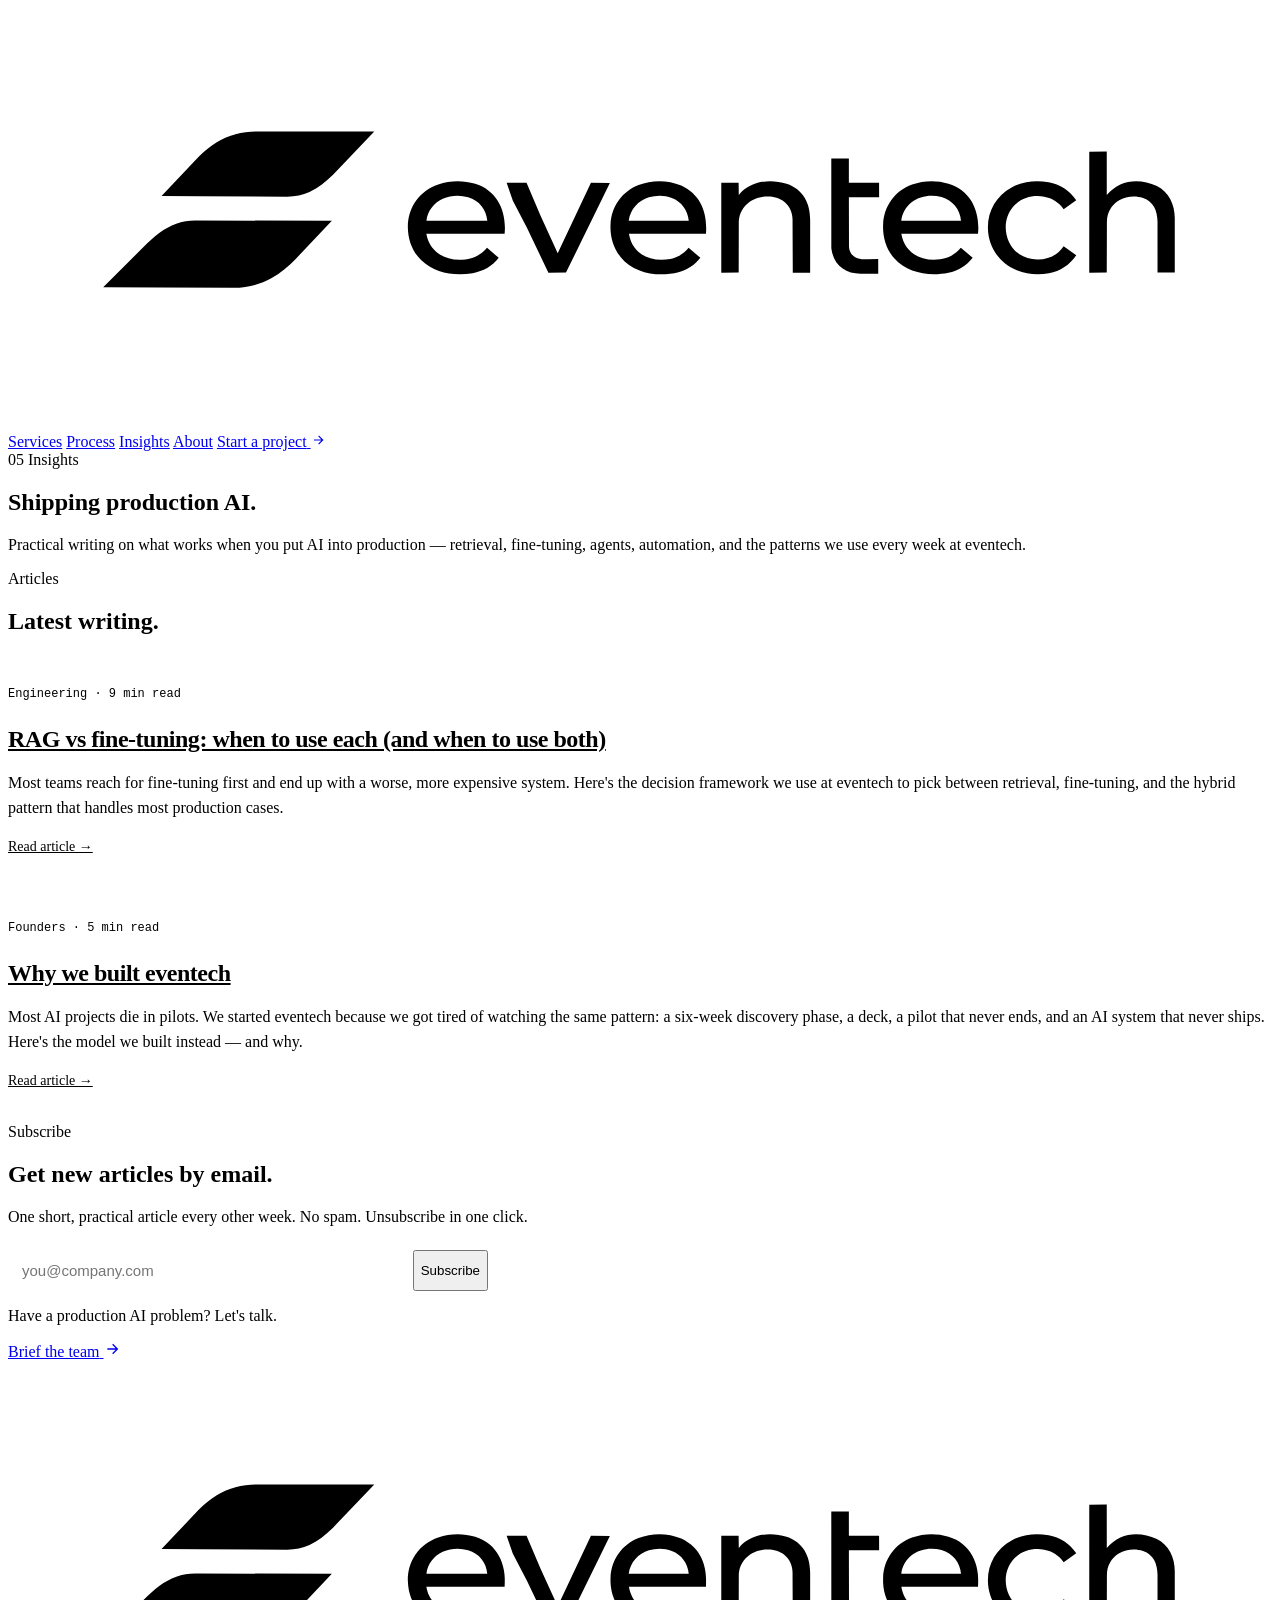
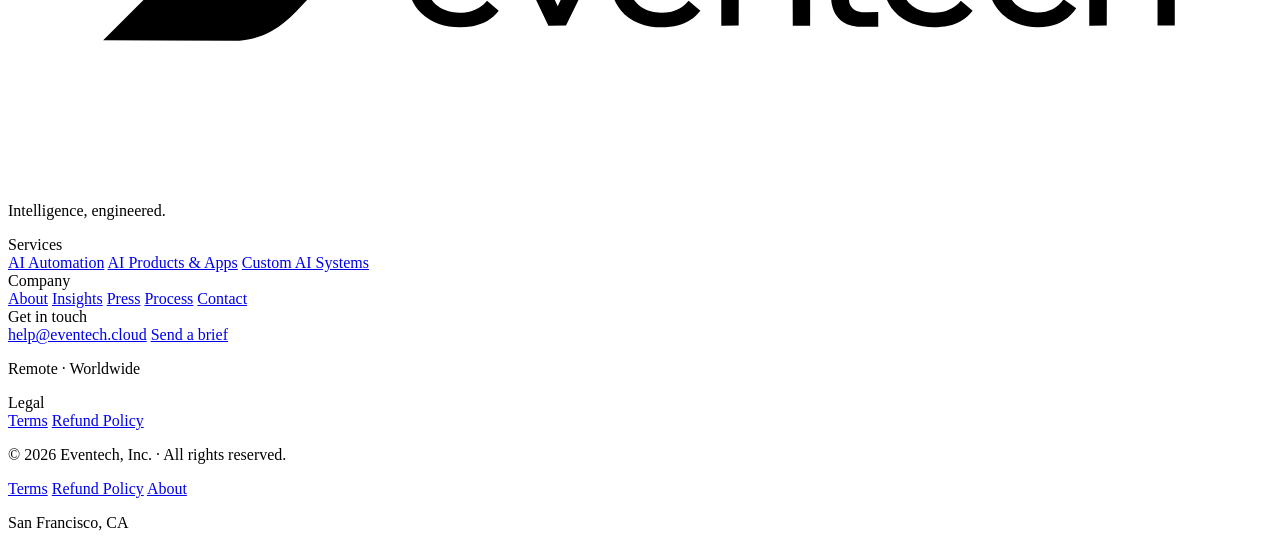
<file: insights/index.html>
<!DOCTYPE html>
<html lang="en">
<head>
  <meta charset="UTF-8" />
  <meta name="viewport" content="width=device-width, initial-scale=1.0" />

  <!-- Primary SEO -->
  <title>Insights | Eventech</title>
  <meta name="title" content="Insights | Eventech" />
  <meta name="description" content="Practical writing on shipping production AI: retrieval pipelines, fine-tuning, AI agents, automation, and the patterns that work. From eventech, a San Francisco AI &amp; automation studio." />
  <meta name="keywords" content="AI insights, production AI, RAG, fine-tuning, AI agents, AI automation, AI engineering, eventech blog" />
  <meta name="author" content="Sofiane Moudjahed" />
  <meta name="publisher" content="eventech, Inc." />
  <meta name="copyright" content="eventech, Inc." />
  <meta name="robots" content="index, follow, max-image-preview:large, max-snippet:-1, max-video-preview:-1" />
  <link rel="canonical" href="https://eventech.cloud/insights/" />
  <base href="https://eventech.cloud/" />

  <meta name="theme-color" content="#000000" />
  <meta name="color-scheme" content="light" />

  <!-- Open Graph -->
  <meta property="og:type" content="website" />
  <meta property="og:site_name" content="eventech" />
  <meta property="og:url" content="https://eventech.cloud/insights/" />
  <meta property="og:title" content="Insights | Eventech" />
  <meta property="og:description" content="Practical writing on shipping production AI. From eventech." />
  <meta property="og:image" content="https://eventech.cloud/og-image.svg" />
  <meta property="og:image:width" content="1200" />
  <meta property="og:image:height" content="630" />
  <meta property="og:image:alt" content="eventech insights" />

  <!-- Twitter -->
  <meta name="twitter:card" content="summary_large_image" />
  <meta name="twitter:title" content="Insights | Eventech" />
  <meta name="twitter:description" content="Practical writing on shipping production AI. From eventech." />
  <meta name="twitter:image" content="https://eventech.cloud/og-image.svg" />

  <!-- JSON-LD: Blog + BreadcrumbList -->
  <script type="application/ld+json">
  {
    "@context": "https://schema.org",
    "@graph": [
      {
        "@type": "Blog",
        "@id": "https://eventech.cloud/insights/#blog",
        "name": "eventech Insights",
        "description": "Practical writing on shipping production AI: retrieval pipelines, fine-tuning, AI agents, automation, and the patterns that work.",
        "url": "https://eventech.cloud/insights/",
        "publisher": { "@id": "https://eventech.cloud/#organization" },
        "inLanguage": "en-US"
      },
      {
        "@type": "BreadcrumbList",
        "itemListElement": [
          { "@type": "ListItem", "position": 1, "name": "Home", "item": "https://eventech.cloud/" },
          { "@type": "ListItem", "position": 2, "name": "Insights", "item": "https://eventech.cloud/insights/" }
        ]
      }
    ]
  }
  </script>

  <link rel="preconnect" href="https://fonts.googleapis.com" />
  <link rel="preconnect" href="https://fonts.gstatic.com" crossorigin />
  <link rel="preload" as="style" href="https://fonts.googleapis.com/css2?family=Inter:wght@300;400;500;600;700;800;900&family=JetBrains+Mono:wght@400;500&display=swap" />
  <link rel="stylesheet" href="../styles.css" />
  <link rel="icon" href="../favicon.svg" type="image/svg+xml" />
  <link rel="alternate" type="text/plain" href="../llms.txt" title="LLM-readable site summary" />
</head>
<body>
  <div class="noise" aria-hidden="true"></div>
  <div class="cursor-dot" aria-hidden="true"></div>

  <header class="nav">
    <div class="nav__inner">
      <a href="../" class="nav__logo" aria-label="Eventech home">
        <span class="nav__logo-mark" aria-hidden="true">
          <svg viewBox="0 0 2172 724" xmlns="http://www.w3.org/2000/svg">
            <path d="M387.48,480.88l-123.69-.54-100.25-.41,69.67-69.6c8.84-8.83,17.35-16.35,27.19-24.05,17.96-13.32,38.56-21.29,61.83-21.22l234.24.7-61.66,64.97c-12.58,13.25-26.04,24.08-41.65,33.42-20.18,11.11-41.74,16.83-65.69,16.72Z"/>
            <path d="M479.41,324.16l-148.55-.81-67.04-.31,63.82-67.28c9.41-9.92,19.76-17.71,31.06-24.96,21.2-13.19,44.33-18.68,69.43-18.66l201.26.19-70.88,74.01c-12.47,12.03-24.94,22.28-40.44,29.79-12.17,5.08-24.43,8.10-38.66,8.03Z"/>
            <path d="M823.16,412.08l20.01,17.22c-10.83,14.45-26.71,23.24-44.59,26.33-31.57,5.46-65.3.11-88.7-22.52-15.1-14.6-22.25-34.09-22.78-55.02-.88-34.48,19.48-63.9,52.23-75.01,20.43-6.93,42.66-7.43,63.51-1.02,37.95,11.67,54.29,47.58,50.51,86.03l-134.47.03c5.82,36.57,42.87,51.10,76.99,41.82,10.77-2.93,19.64-8.73,27.29-17.86ZM823.58,365.57c-1.69-19.4-14.14-35.06-32.78-40.44-14.63-4.23-29.95-3.42-43.74,2.84-15.47,7.21-26.05,20.97-28.03,37.65l104.54-.05Z"/>
            <path d="M1169.47,412.17l20.31,17c-9.75,12.31-22.42,21.10-37.69,24.93-34.11,8.56-76.26,2.44-99.19-25.97-12.99-16.09-18.59-35.98-17.52-56.48,1.59-30.43,19.62-56.11,48.15-67.38,23.54-9.30,49.94-8.75,73.37.59,33.87,15.94,45.16,47.19,42.46,83.23l-132.39.02c5.79,35.22,36.98,49.24,71.14,43.12,12.49-2.60,23.28-8.97,31.36-19.05ZM1169.75,365.55c-1.51-17.86-12.19-33.01-29.08-39.27-12.66-4.90-26.28-4.83-39.34-1.13-18.32,5.74-31.94,20.47-34.73,40.50l103.15-.11Z"/>
            <path d="M1637.25,412.09l20.4,16.99c-10.74,13.48-24.94,22.47-41.65,25.93-32.77,6.78-70.46.73-93.11-24.85-14.33-16.18-20.04-36.62-19.13-58.17,1.31-31.30,20.23-57.78,49.81-68.56,20.08-7.32,41.92-7.69,62.54-1.62,38.08,11.20,54.51,47.36,50.74,86.26l-131.79.06c5.24,32.93,34.47,48.23,66.74,43.70,13.88-2.02,25.97-8.15,35.46-19.74ZM1637.61,365.55c-1.63-19.58-14.42-35.42-33.5-40.79-31.04-8.73-65.06,7.33-69.15,40.86l102.66-.07Z"/>
            <path d="M1975.32,454.76l-.03-87.7c-.31-18.57-6.9-34.84-24.78-40.76-13.69-4.54-29.15-3.13-41.8,4.5s-20.33,21.32-20.38,36.29l-.28,87.62-30.06.03.02-207.85,30.05-.09.05,74.73c22.23-26.83,55.57-29.51,86.03-15.79,20.85,10.69,30.79,32.03,30.79,55.28v93.59s-29.62.13-29.62.13Z"/>
            <path d="M1334.34,333.32c-11.22-9.13-25.1-10.6-38.6-8.73-22.67,3.13-39.92,21.1-39.97,44.51l-.2,85.54-29.88.16v-154.33s29.78-.03,29.78-.03l.31,20.82c19.78-24.13,53.64-28.37,82.06-19.08s40.57,33.28,40.56,61.91l-.03,90.66-29.83.05-.42-91.69c-.05-11.44-5.01-22.66-13.76-29.78Z"/>
            <polygon points="1034.21 300.67 958.84 454.63 928.61 454.86 891.93 378.16 867.55 331.36 856.82 300.49 891.03 300.35 914.76 356.19 944.57 421.56 1001.7 300.44 1034.21 300.67"/>
            <path d="M1768.46,432.12c18.89.4,35.05-7.35,45.5-22.71l21.65,15.44c-11.18,16.62-27.46,27.45-46.86,30.93-18.75,3.36-37.79,2.04-55.28-5.08-30.23-12.30-49.13-40.18-49.64-72.72-.47-29.49,14.73-55.45,40.74-69.60,19.43-10.57,41.84-12.87,63.68-8.77,19.39,3.84,35.74,13.98,47.37,30.7l-21.62,15.38c-8.23-11.72-19.55-18.97-33.42-21.46-19.93-3.73-41.1,2.17-54.15,18.18-13.74,16.85-15.38,40-6.4,59.59,8.66,18.91,27.15,29.68,48.44,30.13Z"/>
            <path d="M1459.65,429.85c5.8,1.89,11.68,2.13,17.32,1.95l18.37-.58.06,25.47-30.34-.11c-27.54-.10-46.95-15.51-50.28-43.84l-.07-154.13h30.19s.05,41.77.05,41.77l51.88.08.09,24.63-51.99.02.2,84.66c.02,9.31,5.77,17.23,14.52,20.08Z"/>
          </svg>
        </span>
      </a>
      <nav class="nav__links" aria-label="Primary">
        <a href="../#services">Services</a>
        <a href="../#process">Process</a>
        <a href="./">Insights</a>
        <a href="../about.html">About</a>
        <a href="../#contact" class="nav__cta">
          <span>Start a project</span>
          <svg width="14" height="14" viewBox="0 0 24 24" fill="none" stroke="currentColor" stroke-width="2"><path d="M5 12h14M13 5l7 7-7 7"/></svg>
        </a>
      </nav>
    </div>
  </header>

  <main id="top">
    <section class="page-hero">
      <div class="container">
        <div class="page-hero__eyebrow">
          <span class="page-hero__num">05</span>
          <span>Insights</span>
        </div>
        <h1 class="page-hero__title">Shipping production AI.</h1>
        <p class="page-hero__sub">Practical writing on what works when you put AI into production — retrieval, fine-tuning, agents, automation, and the patterns we use every week at eventech.</p>
      </div>
    </section>

    <section class="legal">
      <div class="container">
        <div class="legal__body">
          <div class="legal__section">
            <div class="legal__num">Articles</div>
            <h2 class="legal__h2">Latest writing.</h2>

            <article style="border-top: 1px solid var(--hair); padding: 32px 0;">
              <div style="font-family: 'JetBrains Mono', monospace; font-size: 12px; color: var(--muted); margin-bottom: 12px;">Engineering · 9 min read</div>
              <h3 style="font-size: 24px; line-height: 1.2; letter-spacing: -0.02em; font-weight: 600; color: var(--ink); margin-bottom: 12px;">
                <a href="./rag-vs-fine-tuning.html" style="color: var(--ink); border-bottom: 1px solid transparent; transition: border-color 200ms ease;">RAG vs fine-tuning: when to use each (and when to use both)</a>
              </h3>
              <p style="font-size: 16px; line-height: 1.6; color: var(--ink-soft); margin-bottom: 16px;">Most teams reach for fine-tuning first and end up with a worse, more expensive system. Here's the decision framework we use at eventech to pick between retrieval, fine-tuning, and the hybrid pattern that handles most production cases.</p>
              <a href="./rag-vs-fine-tuning.html" style="display: inline-flex; align-items: center; gap: 8px; font-size: 14px; font-weight: 500; color: var(--ink); border-bottom: 1px solid var(--ink); padding-bottom: 2px;">Read article →</a>
            </article>

            <article style="border-top: 1px solid var(--hair); padding: 32px 0;">
              <div style="font-family: 'JetBrains Mono', monospace; font-size: 12px; color: var(--muted); margin-bottom: 12px;">Founders · 5 min read</div>
              <h3 style="font-size: 24px; line-height: 1.2; letter-spacing: -0.02em; font-weight: 600; color: var(--ink); margin-bottom: 12px;">
                <a href="./why-we-built-eventech.html" style="color: var(--ink); border-bottom: 1px solid transparent; transition: border-color 200ms ease;">Why we built eventech</a>
              </h3>
              <p style="font-size: 16px; line-height: 1.6; color: var(--ink-soft); margin-bottom: 16px;">Most AI projects die in pilots. We started eventech because we got tired of watching the same pattern: a six-week discovery phase, a deck, a pilot that never ends, and an AI system that never ships. Here's the model we built instead — and why.</p>
              <a href="./why-we-built-eventech.html" style="display: inline-flex; align-items: center; gap: 8px; font-size: 14px; font-weight: 500; color: var(--ink); border-bottom: 1px solid solid; padding-bottom: 2px;">Read article →</a>
            </article>
          </div>

          <div class="legal__section">
            <div class="legal__num">Subscribe</div>
            <h2 class="legal__h2">Get new articles by email.</h2>
            <p>One short, practical article every other week. No spam. Unsubscribe in one click.</p>
            <form id="insights-subscribe" style="margin-top: 24px; display: flex; gap: 12px; max-width: 480px;">
              <input type="email" name="email" required placeholder="you@company.com" style="flex: 1; padding: 12px 14px; border: 1px solid var(--hair); border-radius: 6px; font-size: 15px;" />
              <input type="text" name="_honey" style="display:none" tabindex="-1" autocomplete="off" />
              <button type="submit" class="btn btn--primary" style="white-space: nowrap;">
                <span>Subscribe</span>
              </button>
            </form>
            <p id="insights-subscribe-msg" style="margin-top: 12px; font-size: 13px; color: var(--muted); font-family: 'JetBrains Mono', monospace;" hidden></p>
          </div>
        </div>
      </div>
    </section>

    <section class="legal-cta">
      <p>Have a production AI problem? Let's talk.</p>
      <a href="../#contact" class="btn btn--primary">
        <span>Brief the team</span>
        <svg width="16" height="16" viewBox="0 0 24 24" fill="none" stroke="currentColor" stroke-width="2"><path d="M5 12h14M13 5l7 7-7 7"/></svg>
      </a>
    </section>
  </main>

  <footer class="footer">
    <div class="container">
      <div class="footer__top">
        <div class="footer__brand">
          <a href="../" class="nav__logo">
            <span class="nav__logo-mark footer__logo-mark" aria-hidden="true">
              <svg viewBox="0 0 2172 724" xmlns="http://www.w3.org/2000/svg">
                <path d="M387.48,480.88l-123.69-.54-100.25-.41,69.67-69.6c8.84-8.83,17.35-16.35,27.19-24.05,17.96-13.32,38.56-21.29,61.83-21.22l234.24.7-61.66,64.97c-12.58,13.25-26.04,24.08-41.65,33.42-20.18,11.11-41.74,16.83-65.69,16.72Z"/>
                <path d="M479.41,324.16l-148.55-.81-67.04-.31,63.82-67.28c9.41-9.92,19.76-17.71,31.06-24.96,21.2-13.19,44.33-18.68,69.43-18.66l201.26.19-70.88,74.01c-12.47,12.03-24.94,22.28-40.44,29.79-12.17,5.08-24.43,8.10-38.66,8.03Z"/>
                <path d="M823.16,412.08l20.01,17.22c-10.83,14.45-26.71,23.24-44.59,26.33-31.57,5.46-65.3.11-88.7-22.52-15.1-14.6-22.25-34.09-22.78-55.02-.88-34.48,19.48-63.90,52.23-75.01,20.43-6.93,42.66-7.43,63.51-1.02,37.95,11.67,54.29,47.58,50.51,86.03l-134.47.03c5.82,36.57,42.87,51.10,76.99,41.82,10.77-2.93,19.64-8.73,27.29-17.86ZM823.58,365.57c-1.69-19.4-14.14-35.06-32.78-40.44-14.63-4.23-29.95-3.42-43.74,2.84-15.47,7.21-26.05,20.97-28.03,37.65l104.54-.05Z"/>
                <path d="M1169.47,412.17l20.31,17c-9.75,12.31-22.42,21.10-37.69,24.93-34.11,8.56-76.26,2.44-99.19-25.97-12.99-16.09-18.59-35.98-17.52-56.48,1.59-30.43,19.62-56.11,48.15-67.38,23.54-9.30,49.94-8.75,73.37.59,33.87,15.94,45.16,47.19,42.46,83.23l-132.39.02c5.79,35.22,36.98,49.24,71.14,43.12,12.49-2.60,23.28-8.97,31.36-19.05ZM1169.75,365.55c-1.51-17.86-12.19-33.01-29.08-39.27-12.66-4.90-26.28-4.83-39.34-1.13-18.32,5.74-31.94,20.47-34.73,40.50l103.15-.11Z"/>
                <path d="M1637.25,412.09l20.4,16.99c-10.74,13.48-24.94,22.47-41.65,25.93-32.77,6.78-70.46.73-93.11-24.85-14.33-16.18-20.04-36.62-19.13-58.17,1.31-31.30,20.23-57.78,49.81-68.56,20.08-7.32,41.92-7.69,62.54-1.62,38.08,11.20,54.51,47.36,50.74,86.26l-131.79.06c5.24,32.93,34.47,48.23,66.74,43.70,13.88-2.02,25.97-8.15,35.46-19.74ZM1637.61,365.55c-1.63-19.58-14.42-35.42-33.5-40.79-31.04-8.73-65.06,7.33-69.15,40.86l102.66-.07Z"/>
                <path d="M1975.32,454.76l-.03-87.7c-.31-18.57-6.9-34.84-24.78-40.76-13.69-4.54-29.15-3.13-41.8,4.5s-20.33,21.32-20.38,36.29l-.28,87.62-30.06.03.02-207.85,30.05-.09.05,74.73c22.23-26.83,55.57-29.51,86.03-15.79,20.85,10.69,30.79,32.03,30.79,55.28v93.59s-29.62.13-29.62.13Z"/>
                <path d="M1334.34,333.32c-11.22-9.13-25.1-10.6-38.6-8.73-22.67,3.13-39.92,21.1-39.97,44.51l-.2,85.54-29.88.16v-154.33s29.78-.03,29.78-.03l.31,20.82c19.78-24.13,53.64-28.37,82.06-19.08s40.57,33.28,40.56,61.91l-.03,90.66-29.83.05-.42-91.69c-.05-11.44-5.01-22.66-13.76-29.78Z"/>
                <polygon points="1034.21 300.67 958.84 454.63 928.61 454.86 891.93 378.16 867.55 331.36 856.82 300.49 891.03 300.35 914.76 356.19 944.57 421.56 1001.7 300.44 1034.21 300.67"/>
                <path d="M1768.46,432.12c18.89.4,35.05-7.35,45.5-22.71l21.65,15.44c-11.18,16.62-27.46,27.45-46.86,30.93-18.75,3.36-37.79,2.04-55.28-5.08-30.23-12.30-49.13-40.18-49.64-72.72-.47-29.49,14.73-55.45,40.74-69.60,19.43-10.57,41.84-12.87,63.68-8.77,19.39,3.84,35.74,13.98,47.37,30.7l-21.62,15.38c-8.23-11.72-19.55-18.97-33.42-21.46-19.93-3.73-41.1,2.17-54.15,18.18-13.74,16.85-15.38,40-6.4,59.59,8.66,18.91,27.15,29.68,48.44,30.13Z"/>
                <path d="M1459.65,429.85c5.8,1.89,11.68,2.13,17.32,1.95l18.37-.58.06,25.47-30.34-.11c-27.54-.10-46.95-15.51-50.28-43.84l-.07-154.13h30.19s.05,41.77.05,41.77l51.88.08.09,24.63-51.99.02.2,84.66c.02,9.31,5.77,17.23,14.52,20.08Z"/>
              </svg>
            </span>
          </a>
          <p>Intelligence, engineered.</p>
        </div>
        <div class="footer__col">
          <div class="footer__col-title">Services</div>
          <a href="../services/ai-automation-for-operations.html">AI Automation</a>
          <a href="../services/ai-product-development.html">AI Products & Apps</a>
          <a href="../services/custom-ai-systems.html">Custom AI Systems</a>
        </div>
        <div class="footer__col">
          <div class="footer__col-title">Company</div>
          <a href="../about.html">About</a>
          <a href="./">Insights</a>
          <a href="../press.html">Press</a>
          <a href="../#process">Process</a>
          <a href="../#contact">Contact</a>
        </div>
        <div class="footer__col">
          <div class="footer__col-title">Get in touch</div>
          <a href="mailto:help@eventech.cloud">help@eventech.cloud</a>
          <a href="../#contact">Send a brief</a>
          <p>Remote · Worldwide</p>
        </div>
        <div class="footer__col">
          <div class="footer__col-title">Legal</div>
          <a href="../terms.html">Terms</a>
          <a href="../refund.html">Refund Policy</a>
        </div>
      </div>
      <div class="footer__bottom">
        <p>© 2026 Eventech, Inc. · All rights reserved.</p>
        <nav class="footer__bottom-links" aria-label="Legal">
          <a href="../terms.html">Terms</a>
          <a href="../refund.html">Refund Policy</a>
          <a href="../about.html">About</a>
        </nav>
        <p>San Francisco, CA</p>
      </div>
    </div>
  </footer>

  <script>
    // Lightweight subscribe handler — POSTs to FormSubmit
    (function () {
      const form = document.getElementById('insights-subscribe');
      if (!form) return;
      const msg = document.getElementById('insights-subscribe-msg');
      form.addEventListener('submit', async (e) => {
        e.preventDefault();
        if (msg) { msg.hidden = false; msg.textContent = 'Sending…'; }
        try {
          const data = new FormData(form);
          if (data.get('_honey')) { msg.textContent = 'Thanks — you\\'re subscribed.'; form.reset(); return; }
          const r = await fetch('https://formsubmit.co/ajax/help@eventech.cloud', {
            method: 'POST', body: data, headers: { 'Accept': 'application/json' }
          });
          if (r.ok) { msg.textContent = 'Thanks — you\\'re on the list.'; form.reset(); }
          else throw new Error();
        } catch { msg.textContent = 'Something went wrong. Email help@eventech.cloud.'; }
      });
    })();
  </script>
</body>
</html>
</file>
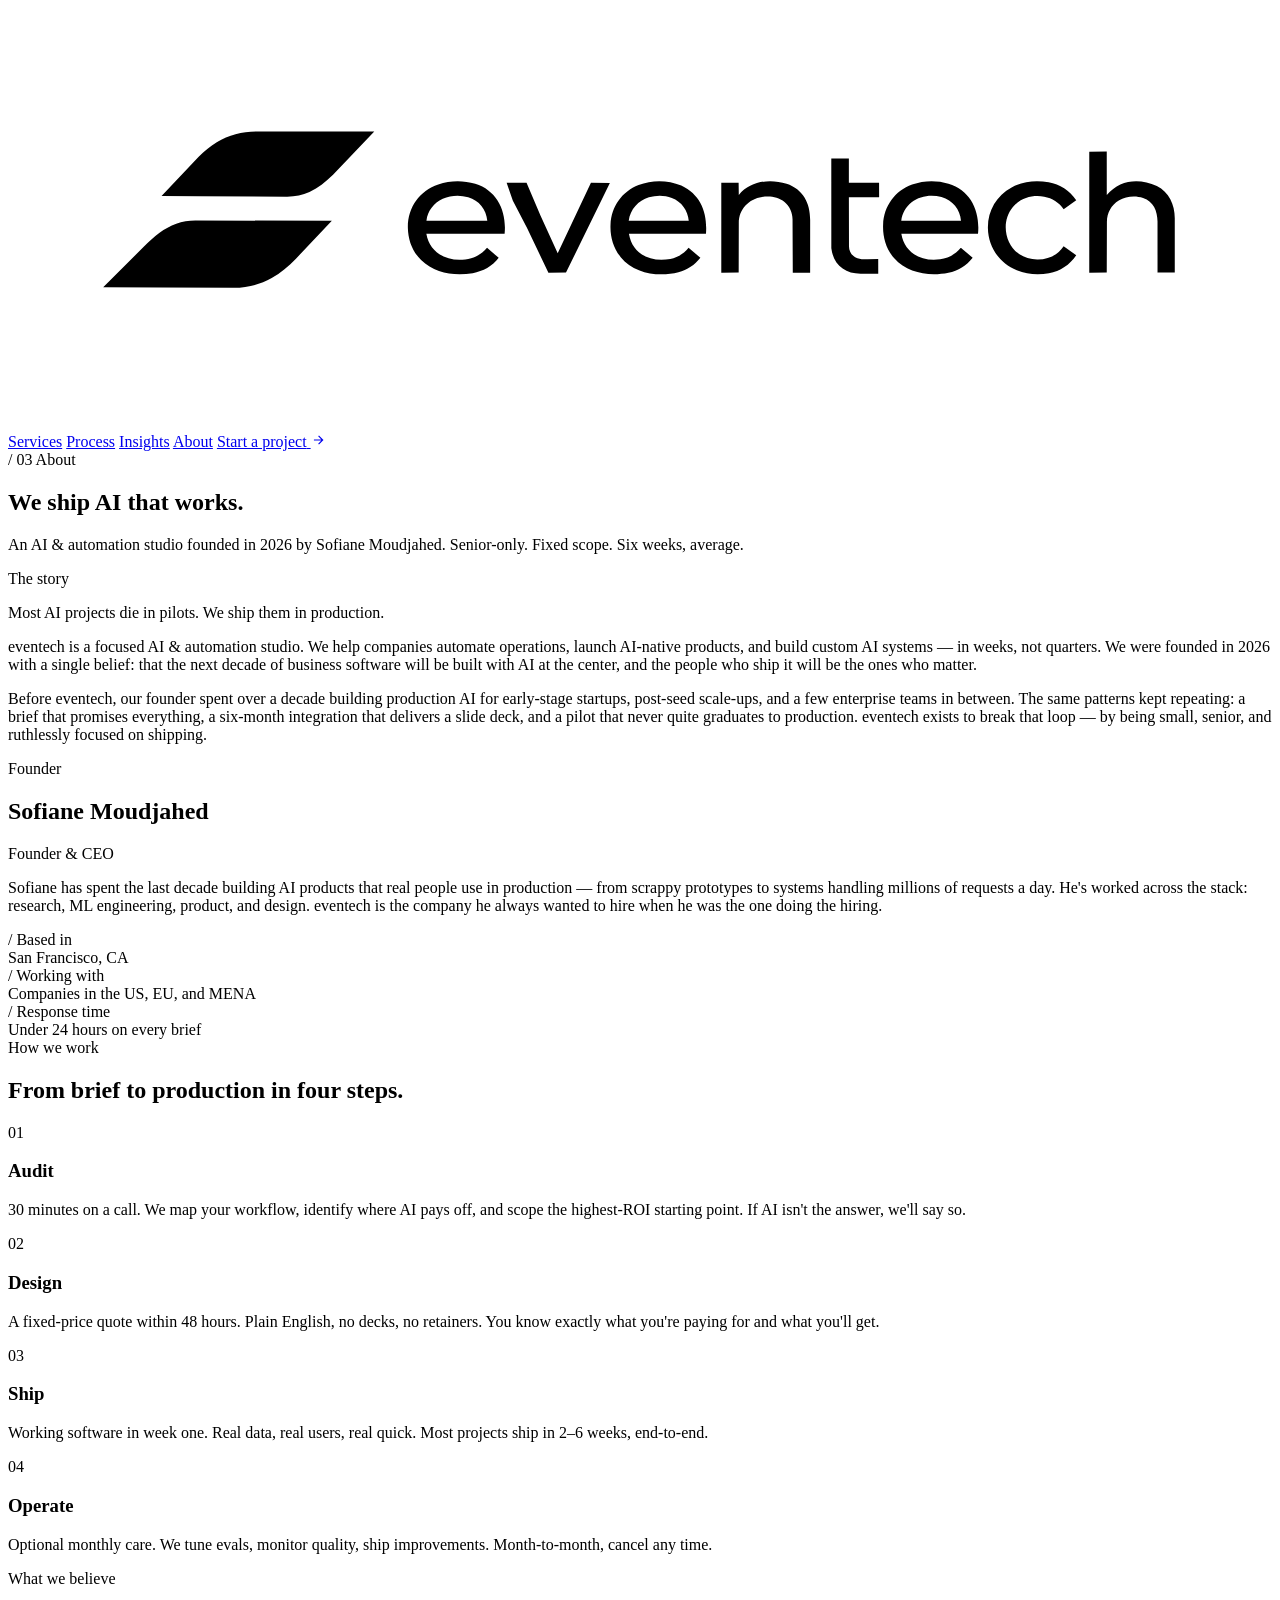
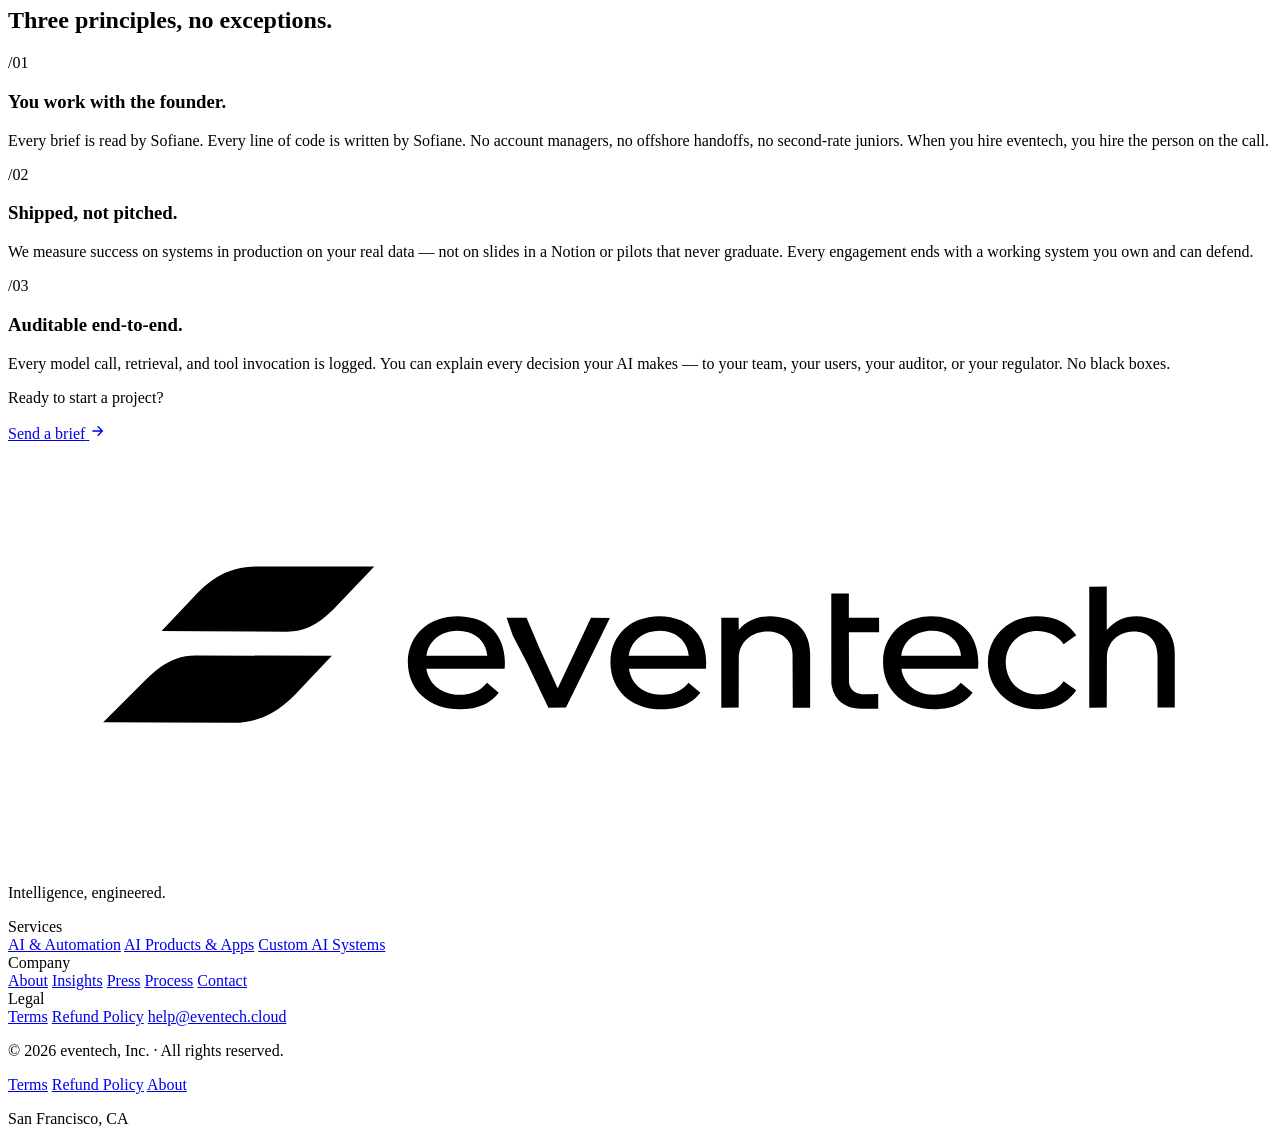
<file: about.html>
<!DOCTYPE html>
<html lang="en">
<head>
  <meta charset="UTF-8" />
  <meta name="viewport" content="width=device-width, initial-scale=1.0" />

  <!-- Primary SEO -->
  <title>About eventech — Sofiane Moudjahed, Founder &amp; CEO</title>
  <meta name="title" content="About eventech" />
  <meta name="description" content="eventech is an AI &amp; automation studio founded in 2026 by Sofiane Moudjahed. We ship production AI for companies in 2–6 weeks — no account managers, no offshore handoffs, no 6-month integration cycles. San Francisco." />
  <meta name="keywords" content="about eventech, Sofiane Moudjahed, AI studio founder, AI consultant, solo AI practice, AI automation studio San Francisco" />
  <meta name="author" content="Sofiane Moudjahed" />
  <meta name="publisher" content="eventech, Inc." />
  <meta name="copyright" content="eventech, Inc." />
  <meta name="revisit-after" content="30 days" />
  <link rel="canonical" href="https://eventech.cloud/about.html" />
  <base href="https://eventech.cloud/" />

  <meta name="theme-color" content="#000000" />
  <meta name="color-scheme" content="light" />

  <!-- Crawler directives -->
  <meta name="robots" content="index, follow, max-image-preview:large, max-snippet:-1" />
  <meta name="googlebot" content="index, follow" />
  <meta name="GPTBot" content="index, follow" />
  <meta name="ClaudeBot" content="index, follow" />
  <meta name="PerplexityBot" content="index, follow" />
  <meta name="Google-Extended" content="index, follow" />
  <meta name="CCBot" content="index, follow" />
  <meta name="anthropic-ai" content="index, follow" />

  <!-- Open Graph -->
  <meta property="og:type" content="profile" />
  <meta property="og:site_name" content="eventech" />
  <meta property="og:url" content="https://eventech.cloud/about.html" />
  <meta property="og:title" content="About eventech — Sofiane Moudjahed, Founder &amp; CEO" />
  <meta property="og:description" content="Senior-only AI work, shipped in 6 weeks. We ship production AI for companies — automation, AI products, and custom AI systems." />
  <meta property="og:locale" content="en_US" />
  <meta property="og:image" content="https://eventech.cloud/og-image.svg" />
  <meta property="og:image:width" content="1200" />
  <meta property="og:image:height" content="630" />
  <meta property="og:image:alt" content="About eventech — AI &amp; Automation Studio" />

  <!-- Twitter -->
  <meta name="twitter:card" content="summary_large_image" />
  <meta name="twitter:url" content="https://eventech.cloud/about.html" />
  <meta name="twitter:title" content="About eventech — Sofiane Moudjahed, Founder &amp; CEO" />
  <meta name="twitter:description" content="Senior-only AI work, shipped in 6 weeks." />
  <meta name="twitter:image" content="https://eventech.cloud/og-image.svg" />

  <!-- JSON-LD: ProfilePage + Person + BreadcrumbList -->
  <script type="application/ld+json">
  {
    "@context": "https://schema.org",
    "@graph": [
      {
        "@type": "ProfilePage",
        "@id": "https://eventech.cloud/about.html",
        "url": "https://eventech.cloud/about.html",
        "name": "About eventech",
        "description": "eventech is an AI & automation studio founded in 2026 by Sofiane Moudjahed.",
        "primaryImageOfPage": "https://eventech.cloud/og-image.svg",
        "inLanguage": "en-US",
        "isPartOf": { "@id": "https://eventech.cloud/#website" },
        "about": { "@id": "https://eventech.cloud/#person" }
      },
      {
        "@type": "Person",
        "@id": "https://eventech.cloud/#person",
        "name": "Sofiane Moudjahed",
        "jobTitle": "Founder & CEO",
        "worksFor": { "@id": "https://eventech.cloud/#organization" },
        "url": "https://eventech.cloud/about.html",
        "sameAs": [
          "https://github.com/sofianegithu"
        ]
      },
      {
        "@type": "BreadcrumbList",
        "itemListElement": [
          { "@type": "ListItem", "position": 1, "name": "Home", "item": "https://eventech.cloud/" },
          { "@type": "ListItem", "position": 2, "name": "About", "item": "https://eventech.cloud/about.html" }
        ]
      }
    ]
  }
  </script>

  <link rel="preconnect" href="https://fonts.googleapis.com" />
  <link rel="preconnect" href="https://fonts.gstatic.com" crossorigin />
  <link rel="preload" as="style" href="https://fonts.googleapis.com/css2?family=Inter:wght@300;400;500;600;700;800;900&family=JetBrains+Mono:wght@400;500&display=swap" />
  <link rel="stylesheet" href="./styles.css" />
  <link rel="icon" href="./favicon.svg" type="image/svg+xml" />
  <link rel="alternate" type="text/plain" href="./llms.txt" title="LLM-readable site summary" />
</head>
<body>
  <div class="noise" aria-hidden="true"></div>
  <div class="cursor-dot" aria-hidden="true"></div>

  <header class="nav">
    <div class="nav__inner">
      <a href="./index.html" class="nav__logo" aria-label="Eventech home">
        <span class="nav__logo-mark" aria-hidden="true">
          <svg viewBox="0 0 2172 724" xmlns="http://www.w3.org/2000/svg">
            <path d="M387.48,480.88l-123.69-.54-100.25-.41,69.67-69.6c8.84-8.83,17.35-16.35,27.19-24.05,17.96-13.32,38.56-21.29,61.83-21.22l234.24.7-61.66,64.97c-12.58,13.25-26.04,24.08-41.65,33.42-20.18,11.11-41.74,16.83-65.69,16.72Z"/>
            <path d="M479.41,324.16l-148.55-.81-67.04-.31,63.82-67.28c9.41-9.92,19.76-17.71,31.06-24.96,21.2-13.19,44.33-18.68,69.43-18.66l201.26.19-70.88,74.01c-12.47,12.03-24.94,22.28-40.44,29.79-12.17,5.08-24.43,8.1-38.66,8.03Z"/>
            <path d="M823.16,412.08l20.01,17.22c-10.83,14.45-26.71,23.24-44.59,26.33-31.57,5.46-65.3.11-88.7-22.52-15.1-14.6-22.25-34.09-22.78-55.02-.88-34.48,19.48-63.9,52.23-75.01,20.43-6.93,42.66-7.43,63.51-1.02,37.95,11.67,54.29,47.58,50.51,86.03l-134.47.03c5.82,36.57,42.87,51.1,76.99,41.82,10.77-2.93,19.64-8.73,27.29-17.86ZM823.58,365.57c-1.69-19.4-14.14-35.06-32.78-40.44-14.63-4.23-29.95-3.42-43.74,2.84-15.47,7.21-26.05,20.97-28.03,37.65l104.54-.05Z"/>
            <path d="M1169.47,412.17l20.31,17c-9.75,12.31-22.42,21.1-37.69,24.93-34.11,8.56-76.26,2.44-99.19-25.97-12.99-16.09-18.59-35.98-17.52-56.48,1.59-30.43,19.62-56.11,48.15-67.38,23.54-9.3,49.94-8.75,73.37.59,33.87,15.94,45.16,47.19,42.46,83.23l-132.39.02c5.79,35.22,36.98,49.24,71.14,43.12,12.49-2.6,23.28-8.97,31.36-19.05ZM1169.75,365.55c-1.51-17.86-12.19-33.01-29.08-39.27-12.66-4.9-26.28-4.83-39.34-1.13-18.32,5.74-31.94,20.47-34.73,40.5l103.15-.11Z"/>
            <path d="M1637.25,412.09l20.4,16.99c-10.74,13.48-24.94,22.47-41.65,25.93-32.77,6.78-70.46.73-93.11-24.85-14.33-16.18-20.04-36.62-19.13-58.17,1.31-31.3,20.23-57.78,49.81-68.56,20.08-7.32,41.92-7.69,62.54-1.62,38.08,11.2,54.51,47.36,50.74,86.26l-131.79.06c5.24,32.93,34.47,48.23,66.74,43.7,13.88-2.02,25.97-8.15,35.46-19.74ZM1637.61,365.55c-1.63-19.58-14.42-35.42-33.5-40.79-31.04-8.73-65.06,7.33-69.15,40.86l102.66-.07Z"/>
            <path d="M1975.32,454.76l-.03-87.7c-.31-18.57-6.9-34.84-24.78-40.76-13.69-4.54-29.15-3.13-41.8,4.5s-20.33,21.32-20.38,36.29l-.28,87.62-30.06.03.02-207.85,30.05-.09.05,74.73c22.23-26.83,55.57-29.51,86.03-15.79,20.85,10.69,30.79,32.03,30.79,55.28v93.59s-29.62.13-29.62.13Z"/>
            <path d="M1334.34,333.32c-11.22-9.13-25.1-10.6-38.6-8.73-22.67,3.13-39.92,21.1-39.97,44.51l-.2,85.54-29.88.16v-154.33s29.78-.03,29.78-.03l.31,20.82c19.78-24.13,53.64-28.37,82.06-19.08s40.57,33.28,40.56,61.91l-.03,90.66-29.83.05-.42-91.69c-.05-11.44-5.01-22.66-13.76-29.78Z"/>
            <polygon points="1034.21 300.67 958.84 454.63 928.61 454.86 891.93 378.16 867.55 331.36 856.82 300.49 891.03 300.35 914.76 356.19 944.57 421.56 1001.7 300.44 1034.21 300.67"/>
            <path d="M1768.46,432.12c18.89.4,35.05-7.35,45.5-22.71l21.65,15.44c-11.18,16.62-27.46,27.45-46.86,30.93-18.75,3.36-37.79,2.04-55.28-5.08-30.23-12.3-49.13-40.18-49.64-72.72-.47-29.49,14.73-55.45,40.74-69.6,19.43-10.57,41.84-12.87,63.68-8.77,19.39,3.84,35.74,13.98,47.37,30.7l-21.62,15.38c-8.23-11.72-19.55-18.97-33.42-21.46-19.93-3.73-41.1,2.17-54.15,18.18-13.74,16.85-15.38,40-6.4,59.59,8.66,18.91,27.15,29.68,48.44,30.13Z"/>
            <path d="M1459.65,429.85c5.8,1.89,11.68,2.13,17.32,1.95l18.37-.58.06,25.47-30.34-.11c-27.54-.1-46.95-15.51-50.28-43.84l-.07-154.13h30.19s.05,41.77.05,41.77l51.88.08.09,24.63-51.99.02.2,84.66c.02,9.31,5.77,17.23,14.52,20.08Z"/>
          </svg>
        </span>
      </a>
      <nav class="nav__links" aria-label="Primary">
        <a href="./index.html#services">Services</a>
        <a href="./index.html#process">Process</a>
        <a href="./insights/">Insights</a>
        <a href="./about.html">About</a>
        <a href="./index.html#contact" class="nav__cta">
          <span>Start a project</span>
          <svg width="14" height="14" viewBox="0 0 24 24" fill="none" stroke="currentColor" stroke-width="2"><path d="M5 12h14M13 5l7 7-7 7"/></svg>
        </a>
      </nav>
    </div>
  </header>

  <main>
    <section class="page-hero">
      <div class="container">
        <div class="page-hero__eyebrow">
          <span class="page-hero__num">/ 03</span>
          <span>About</span>
        </div>
        <h1 class="page-hero__title">We ship AI that works.</h1>
        <p class="page-hero__sub">An AI &amp; automation studio founded in 2026 by Sofiane Moudjahed. Senior-only. Fixed scope. Six weeks, average.</p>
      </div>
    </section>

    <!-- Story -->
    <section class="about-page">
      <div class="container about-page__container">
        <div class="about-page__label">The story</div>
        <div class="about-page__body">
          <p class="about-page__lead">Most AI projects die in pilots. We ship them in production.</p>
          <p>eventech is a focused AI &amp; automation studio. We help companies automate operations, launch AI-native products, and build custom AI systems — in weeks, not quarters. We were founded in 2026 with a single belief: that the next decade of business software will be built with AI at the center, and the people who ship it will be the ones who matter.</p>
          <p>Before eventech, our founder spent over a decade building production AI for early-stage startups, post-seed scale-ups, and a few enterprise teams in between. The same patterns kept repeating: a brief that promises everything, a six-month integration that delivers a slide deck, and a pilot that never quite graduates to production. eventech exists to break that loop — by being small, senior, and ruthlessly focused on shipping.</p>
        </div>
      </div>
    </section>

    <!-- Founder -->
    <section class="about-founder">
      <div class="container about-founder__container">
        <div class="about-founder__left">
          <div class="about-founder__eyebrow">Founder</div>
          <h2 class="about-founder__name">Sofiane Moudjahed</h2>
          <p class="about-founder__role">Founder &amp; CEO</p>
          <p class="about-founder__bio">Sofiane has spent the last decade building AI products that real people use in production — from scrappy prototypes to systems handling millions of requests a day. He's worked across the stack: research, ML engineering, product, and design. eventech is the company he always wanted to hire when he was the one doing the hiring.</p>
        </div>
        <div class="about-founder__right">
          <div class="about-founder__panel">
            <div class="about-founder__panel-label">/ Based in</div>
            <div class="about-founder__panel-value">San Francisco, CA</div>
          </div>
          <div class="about-founder__panel">
            <div class="about-founder__panel-label">/ Working with</div>
            <div class="about-founder__panel-value">Companies in the US, EU, and MENA</div>
          </div>
          <div class="about-founder__panel">
            <div class="about-founder__panel-label">/ Response time</div>
            <div class="about-founder__panel-value">Under 24 hours on every brief</div>
          </div>
        </div>
      </div>
    </section>

    <!-- How we work (expanded) -->
    <section class="about-work">
      <div class="container">
        <div class="about-work__head">
          <div class="about-work__label">How we work</div>
          <h2 class="about-work__title">From brief to production in four steps.</h2>
        </div>
        <div class="about-work__grid">
          <div class="about-work__step">
            <div class="about-work__num">01</div>
            <h3 class="about-work__h3">Audit</h3>
            <p>30 minutes on a call. We map your workflow, identify where AI pays off, and scope the highest-ROI starting point. If AI isn't the answer, we'll say so.</p>
          </div>
          <div class="about-work__step">
            <div class="about-work__num">02</div>
            <h3 class="about-work__h3">Design</h3>
            <p>A fixed-price quote within 48 hours. Plain English, no decks, no retainers. You know exactly what you're paying for and what you'll get.</p>
          </div>
          <div class="about-work__step">
            <div class="about-work__num">03</div>
            <h3 class="about-work__h3">Ship</h3>
            <p>Working software in week one. Real data, real users, real quick. Most projects ship in 2–6 weeks, end-to-end.</p>
          </div>
          <div class="about-work__step">
            <div class="about-work__num">04</div>
            <h3 class="about-work__h3">Operate</h3>
            <p>Optional monthly care. We tune evals, monitor quality, ship improvements. Month-to-month, cancel any time.</p>
          </div>
        </div>
      </div>
    </section>

    <!-- Principles -->
    <section class="about-principles">
      <div class="container">
        <div class="about-work__head">
          <div class="about-work__label">What we believe</div>
          <h2 class="about-work__title">Three principles, no exceptions.</h2>
        </div>
        <div class="about-principles__grid">
          <div class="about-principles__item">
            <div class="about-principles__num">/01</div>
            <h3>You work with the founder.</h3>
            <p>Every brief is read by Sofiane. Every line of code is written by Sofiane. No account managers, no offshore handoffs, no second-rate juniors. When you hire eventech, you hire the person on the call.</p>
          </div>
          <div class="about-principles__item">
            <div class="about-principles__num">/02</div>
            <h3>Shipped, not pitched.</h3>
            <p>We measure success on systems in production on your real data — not on slides in a Notion or pilots that never graduate. Every engagement ends with a working system you own and can defend.</p>
          </div>
          <div class="about-principles__item">
            <div class="about-principles__num">/03</div>
            <h3>Auditable end-to-end.</h3>
            <p>Every model call, retrieval, and tool invocation is logged. You can explain every decision your AI makes — to your team, your users, your auditor, or your regulator. No black boxes.</p>
          </div>
        </div>
      </div>
    </section>

    <!-- CTA -->
    <section class="legal-cta about-cta">
      <div class="container">
        <p>Ready to start a project?</p>
        <a href="./index.html#contact" class="btn btn--primary">
          <span>Send a brief</span>
          <svg width="16" height="16" viewBox="0 0 24 24" fill="none" stroke="currentColor" stroke-width="2"><path d="M5 12h14M13 5l7 7-7 7"/></svg>
        </a>
      </div>
    </section>
  </main>

  <footer class="footer">
    <div class="container">
      <div class="footer__top">
        <div class="footer__brand">
          <a href="./index.html" class="nav__logo">
            <span class="nav__logo-mark footer__logo-mark" aria-hidden="true">
              <svg viewBox="0 0 2172 724" xmlns="http://www.w3.org/2000/svg">
                <path d="M387.48,480.88l-123.69-.54-100.25-.41,69.67-69.6c8.84-8.83,17.35-16.35,27.19-24.05,17.96-13.32,38.56-21.29,61.83-21.22l234.24.7-61.66,64.97c-12.58,13.25-26.04,24.08-41.65,33.42-20.18,11.11-41.74,16.83-65.69,16.72Z"/>
                <path d="M479.41,324.16l-148.55-.81-67.04-.31,63.82-67.28c9.41-9.92,19.76-17.71,31.06-24.96,21.2-13.19,44.33-18.68,69.43-18.66l201.26.19-70.88,74.01c-12.47,12.03-24.94,22.28-40.44,29.79-12.17,5.08-24.43,8.1-38.66,8.03Z"/>
                <path d="M823.16,412.08l20.01,17.22c-10.83,14.45-26.71,23.24-44.59,26.33-31.57,5.46-65.3.11-88.7-22.52-15.1-14.6-22.25-34.09-22.78-55.02-.88-34.48,19.48-63.9,52.23-75.01,20.43-6.93,42.66-7.43,63.51-1.02,37.95,11.67,54.29,47.58,50.51,86.03l-134.47.03c5.82,36.57,42.87,51.1,76.99,41.82,10.77-2.93,19.64-8.73,27.29-17.86ZM823.58,365.57c-1.69-19.4-14.14-35.06-32.78-40.44-14.63-4.23-29.95-3.42-43.74,2.84-15.47,7.21-26.05,20.97-28.03,37.65l104.54-.05Z"/>
                <path d="M1169.47,412.17l20.31,17c-9.75,12.31-22.42,21.1-37.69,24.93-34.11,8.56-76.26,2.44-99.19-25.97-12.99-16.09-18.59-35.98-17.52-56.48,1.59-30.43,19.62-56.11,48.15-67.38,23.54-9.3,49.94-8.75,73.37.59,33.87,15.94,45.16,47.19,42.46,83.23l-132.39.02c5.79,35.22,36.98,49.24,71.14,43.12,12.49-2.6,23.28-8.97,31.36-19.05ZM1169.75,365.55c-1.51-17.86-12.19-33.01-29.08-39.27-12.66-4.9-26.28-4.83-39.34-1.13-18.32,5.74-31.94,20.47-34.73,40.5l103.15-.11Z"/>
                <path d="M1637.25,412.09l20.4,16.99c-10.74,13.48-24.94,22.47-41.65,25.93-32.77,6.78-70.46.73-93.11-24.85-14.33-16.18-20.04-36.62-19.13-58.17,1.31-31.3,20.23-57.78,49.81-68.56,20.08-7.32,41.92-7.69,62.54-1.62,38.08,11.2,54.51,47.36,50.74,86.26l-131.79.06c5.24,32.93,34.47,48.23,66.74,43.7,13.88-2.02,25.97-8.15,35.46-19.74ZM1637.61,365.55c-1.63-19.58-14.42-35.42-33.5-40.79-31.04-8.73-65.06,7.33-69.15,40.86l102.66-.07Z"/>
                <path d="M1975.32,454.76l-.03-87.7c-.31-18.57-6.9-34.84-24.78-40.76-13.69-4.54-29.15-3.13-41.8,4.5s-20.33,21.32-20.38,36.29l-.28,87.62-30.06.03.02-207.85,30.05-.09.05,74.73c22.23-26.83,55.57-29.51,86.03-15.79,20.85,10.69,30.79,32.03,30.79,55.28v93.59s-29.62.13-29.62.13Z"/>
                <path d="M1334.34,333.32c-11.22-9.13-25.1-10.6-38.6-8.73-22.67,3.13-39.92,21.1-39.97,44.51l-.2,85.54-29.88.16v-154.33s29.78-.03,29.78-.03l.31,20.82c19.78-24.13,53.64-28.37,82.06-19.08s40.57,33.28,40.56,61.91l-.03,90.66-29.83.05-.42-91.69c-.05-11.44-5.01-22.66-13.76-29.78Z"/>
                <polygon points="1034.21 300.67 958.84 454.63 928.61 454.86 891.93 378.16 867.55 331.36 856.82 300.49 891.03 300.35 914.76 356.19 944.57 421.56 1001.7 300.44 1034.21 300.67"/>
                <path d="M1768.46,432.12c18.89.4,35.05-7.35,45.5-22.71l21.65,15.44c-11.18,16.62-27.46,27.45-46.86,30.93-18.75,3.36-37.79,2.04-55.28-5.08-30.23-12.3-49.13-40.18-49.64-72.72-.47-29.49,14.73-55.45,40.74-69.6,19.43-10.57,41.84-12.87,63.68-8.77,19.39,3.84,35.74,13.98,47.37,30.7l-21.62,15.38c-8.23-11.72-19.55-18.97-33.42-21.46-19.93-3.73-41.1,2.17-54.15,18.18-13.74,16.85-15.38,40-6.4,59.59,8.66,18.91,27.15,29.68,48.44,30.13Z"/>
                <path d="M1459.65,429.85c5.8,1.89,11.68,2.13,17.32,1.95l18.37-.58.06,25.47-30.34-.11c-27.54-.1-46.95-15.51-50.28-43.84l-.07-154.13h30.19s.05,41.77.05,41.77l51.88.08.09,24.63-51.99.02.2,84.66c.02,9.31,5.77,17.23,14.52,20.08Z"/>
              </svg>
            </span>
          </a>
          <p>Intelligence, engineered.</p>
        </div>
        <div class="footer__col">
          <div class="footer__col-title">Services</div>
          <a href="./index.html#services">AI &amp; Automation</a>
          <a href="./index.html#services">AI Products &amp; Apps</a>
          <a href="./index.html#services">Custom AI Systems</a>
        </div>
        <div class="footer__col">
          <div class="footer__col-title">Company</div>
          <a href="./about.html">About</a>
          <a href="./insights/">Insights</a>
          <a href="./press.html">Press</a>
          <a href="./index.html#process">Process</a>
          <a href="./index.html#contact">Contact</a>
        </div>
        <div class="footer__col">
          <div class="footer__col-title">Legal</div>
          <a href="./terms.html">Terms</a>
          <a href="./refund.html">Refund Policy</a>
          <a href="mailto:help@eventech.cloud">help@eventech.cloud</a>
        </div>
      </div>
      <div class="footer__bottom">
        <p>© 2026 eventech, Inc. · All rights reserved.</p>
        <nav class="footer__bottom-links" aria-label="Legal">
          <a href="./terms.html">Terms</a>
          <a href="./refund.html">Refund Policy</a>
          <a href="./about.html">About</a>
        </nav>
        <p>San Francisco, CA</p>
      </div>
    </div>
  </footer>

  <script src="./script.js" defer></script>
</body>
</html>
</file>
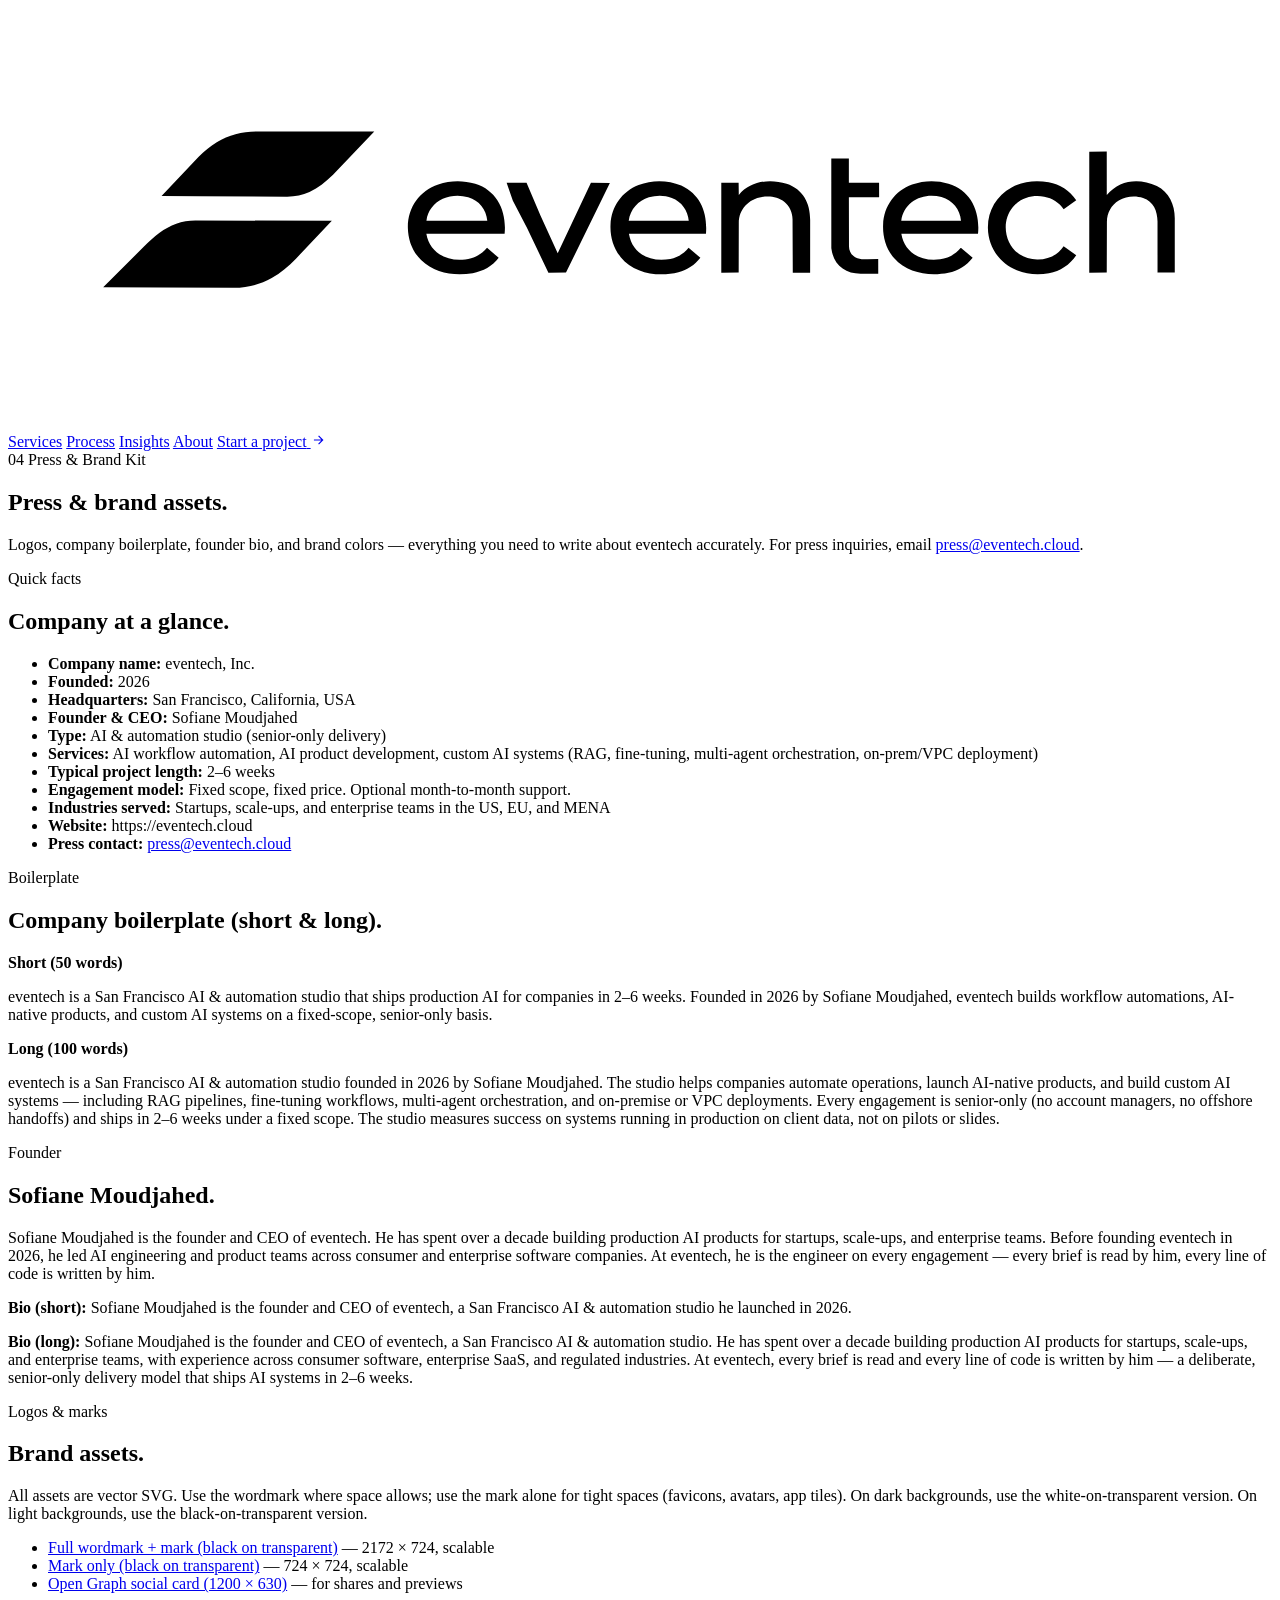
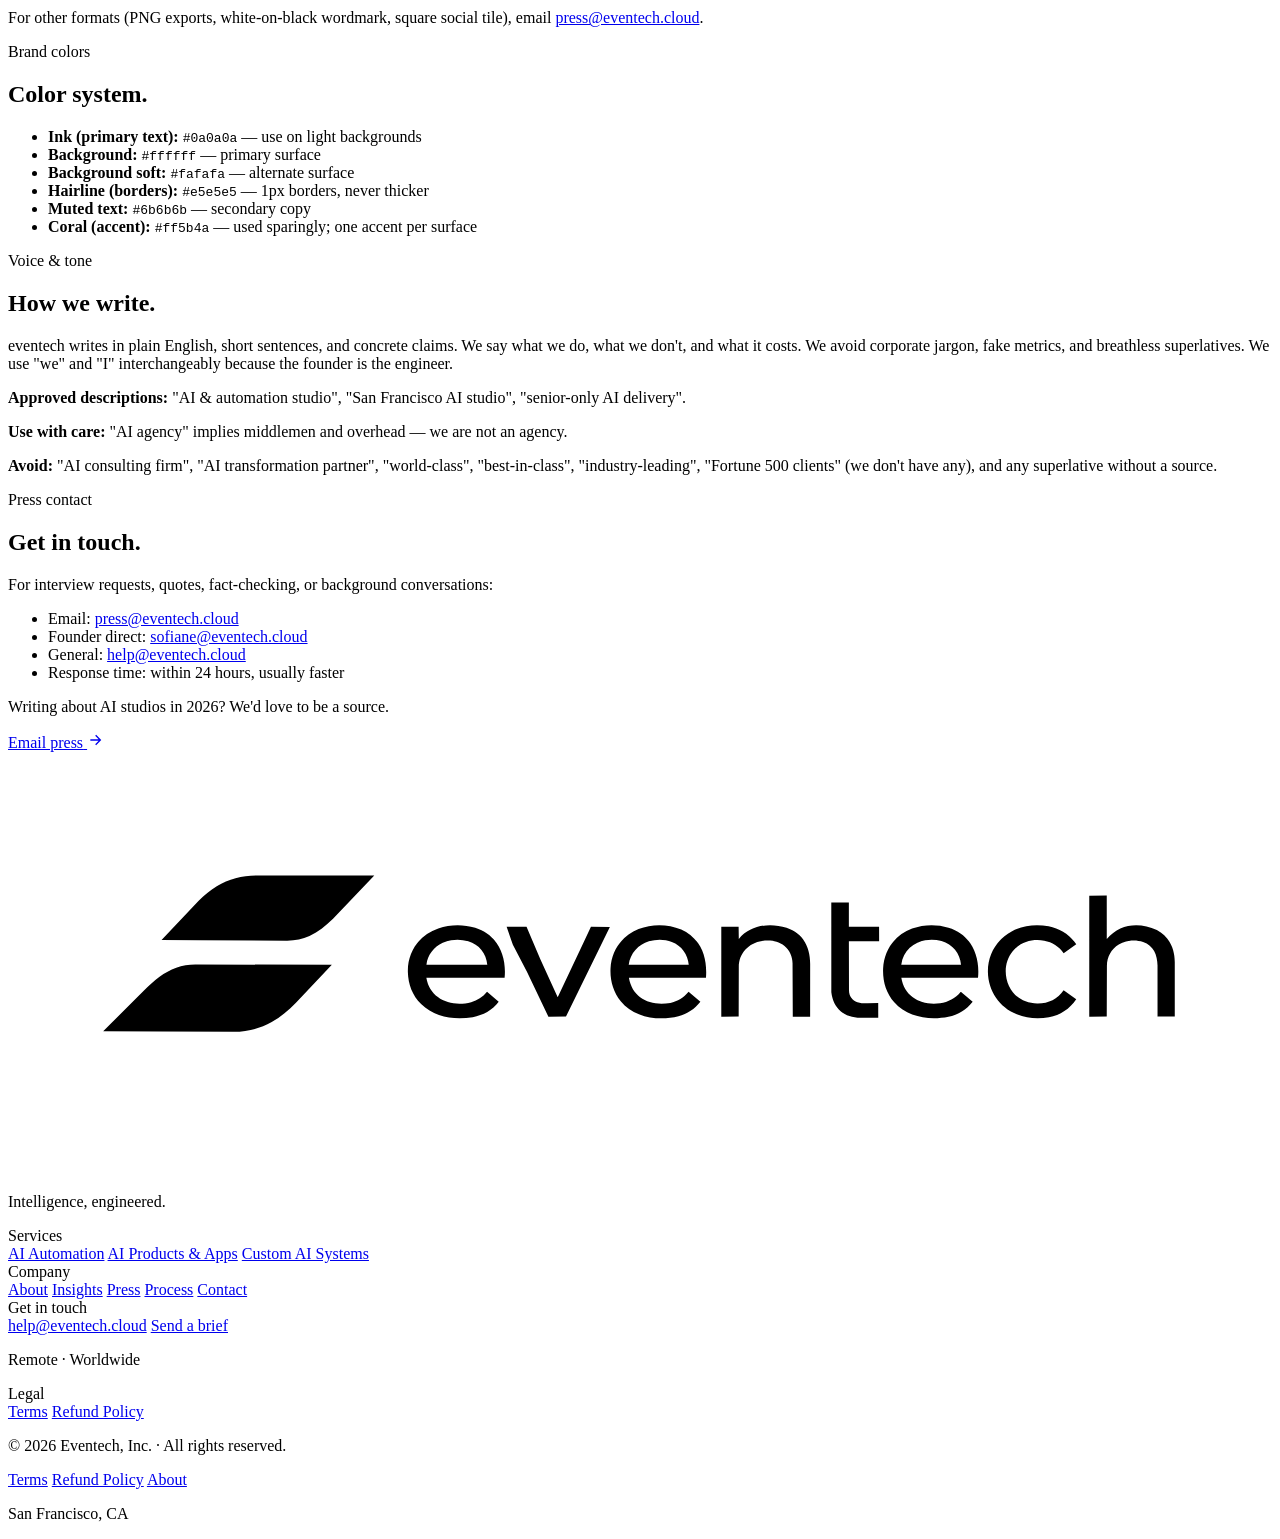
<file: press.html>
<!DOCTYPE html>
<html lang="en">
<head>
  <meta charset="UTF-8" />
  <meta name="viewport" content="width=device-width, initial-scale=1.0" />

  <!-- Primary SEO -->
  <title>Press &amp; Brand Kit | Eventech</title>
  <meta name="title" content="Press &amp; Brand Kit | Eventech" />
  <meta name="description" content="Press kit for eventech — an AI &amp; automation studio based in San Francisco, California. Logos, brand assets, company boilerplate, founder bio, and press contact." />
  <meta name="keywords" content="eventech press, eventech press kit, AI studio press, eventech logo, eventech brand assets, Sofiane Moudjahed, AI automation studio San Francisco" />
  <meta name="author" content="Sofiane Moudjahed" />
  <meta name="publisher" content="eventech, Inc." />
  <meta name="copyright" content="eventech, Inc." />
  <meta name="robots" content="index, follow, max-image-preview:large, max-snippet:-1, max-video-preview:-1" />
  <link rel="canonical" href="https://eventech.cloud/press.html" />
  <base href="https://eventech.cloud/" />

  <meta name="theme-color" content="#000000" />
  <meta name="color-scheme" content="light" />

  <!-- Open Graph -->
  <meta property="og:type" content="website" />
  <meta property="og:site_name" content="eventech" />
  <meta property="og:url" content="https://eventech.cloud/press.html" />
  <meta property="og:title" content="Press &amp; Brand Kit | Eventech" />
  <meta property="og:description" content="Press kit for eventech — logos, brand assets, company boilerplate, founder bio, and press contact." />
  <meta property="og:image" content="https://eventech.cloud/og-image.svg" />
  <meta property="og:image:width" content="1200" />
  <meta property="og:image:height" content="630" />
  <meta property="og:image:alt" content="eventech press kit" />

  <!-- Twitter -->
  <meta name="twitter:card" content="summary_large_image" />
  <meta name="twitter:title" content="Press &amp; Brand Kit | Eventech" />
  <meta name="twitter:description" content="Logos, brand assets, company boilerplate, founder bio, and press contact." />
  <meta name="twitter:image" content="https://eventech.cloud/og-image.svg" />

  <!-- JSON-LD: WebPage + BreadcrumbList + Organization -->
  <script type="application/ld+json">
  {
    "@context": "https://schema.org",
    "@graph": [
      {
        "@type": "WebPage",
        "@id": "https://eventech.cloud/press.html",
        "url": "https://eventech.cloud/press.html",
        "name": "Press & Brand Kit — Eventech",
        "description": "Press kit for eventech: logos, brand assets, company boilerplate, founder bio, and press contact.",
        "inLanguage": "en-US",
        "isPartOf": { "@id": "https://eventech.cloud/#website" },
        "about": { "@id": "https://eventech.cloud/#organization" }
      },
      {
        "@type": "BreadcrumbList",
        "itemListElement": [
          { "@type": "ListItem", "position": 1, "name": "Home", "item": "https://eventech.cloud/" },
          { "@type": "ListItem", "position": 2, "name": "Press", "item": "https://eventech.cloud/press.html" }
        ]
      }
    ]
  }
  </script>

  <link rel="preconnect" href="https://fonts.googleapis.com" />
  <link rel="preconnect" href="https://fonts.gstatic.com" crossorigin />
  <link rel="preload" as="style" href="https://fonts.googleapis.com/css2?family=Inter:wght@300;400;500;600;700;800;900&family=JetBrains+Mono:wght@400;500&display=swap" />
  <link rel="stylesheet" href="./styles.css" />
  <link rel="icon" href="./favicon.svg" type="image/svg+xml" />
  <link rel="alternate" type="text/plain" href="./llms.txt" title="LLM-readable site summary" />
</head>
<body>
  <div class="noise" aria-hidden="true"></div>
  <div class="cursor-dot" aria-hidden="true"></div>

  <header class="nav">
    <div class="nav__inner">
      <a href="./" class="nav__logo" aria-label="Eventech home">
        <span class="nav__logo-mark" aria-hidden="true">
          <svg viewBox="0 0 2172 724" xmlns="http://www.w3.org/2000/svg">
            <path d="M387.48,480.88l-123.69-.54-100.25-.41,69.67-69.6c8.84-8.83,17.35-16.35,27.19-24.05,17.96-13.32,38.56-21.29,61.83-21.22l234.24.7-61.66,64.97c-12.58,13.25-26.04,24.08-41.65,33.42-20.18,11.11-41.74,16.83-65.69,16.72Z"/>
            <path d="M479.41,324.16l-148.55-.81-67.04-.31,63.82-67.28c9.41-9.92,19.76-17.71,31.06-24.96,21.2-13.19,44.33-18.68,69.43-18.66l201.26.19-70.88,74.01c-12.47,12.03-24.94,22.28-40.44,29.79-12.17,5.08-24.43,8.10-38.66,8.03Z"/>
            <path d="M823.16,412.08l20.01,17.22c-10.83,14.45-26.71,23.24-44.59,26.33-31.57,5.46-65.3.11-88.7-22.52-15.1-14.6-22.25-34.09-22.78-55.02-.88-34.48,19.48-63.9,52.23-75.01,20.43-6.93,42.66-7.43,63.51-1.02,37.95,11.67,54.29,47.58,50.51,86.03l-134.47.03c5.82,36.57,42.87,51.10,76.99,41.82,10.77-2.93,19.64-8.73,27.29-17.86ZM823.58,365.57c-1.69-19.4-14.14-35.06-32.78-40.44-14.63-4.23-29.95-3.42-43.74,2.84-15.47,7.21-26.05,20.97-28.03,37.65l104.54-.05Z"/>
            <path d="M1169.47,412.17l20.31,17c-9.75,12.31-22.42,21.1-37.69,24.93-34.11,8.56-76.26,2.44-99.19-25.97-12.99-16.09-18.59-35.98-17.52-56.48,1.59-30.43,19.62-56.11,48.15-67.38,23.54-9.30,49.94-8.75,73.37.59,33.87,15.94,45.16,47.19,42.46,83.23l-132.39.02c5.79,35.22,36.98,49.24,71.14,43.12,12.49-2.60,23.28-8.97,31.36-19.05ZM1169.75,365.55c-1.51-17.86-12.19-33.01-29.08-39.27-12.66-4.90-26.28-4.83-39.34-1.13-18.32,5.74-31.94,20.47-34.73,40.50l103.15-.11Z"/>
            <path d="M1637.25,412.09l20.4,16.99c-10.74,13.48-24.94,22.47-41.65,25.93-32.77,6.78-70.46.73-93.11-24.85-14.33-16.18-20.04-36.62-19.13-58.17,1.31-31.30,20.23-57.78,49.81-68.56,20.08-7.32,41.92-7.69,62.54-1.62,38.08,11.20,54.51,47.36,50.74,86.26l-131.79.06c5.24,32.93,34.47,48.23,66.74,43.70,13.88-2.02,25.97-8.15,35.46-19.74ZM1637.61,365.55c-1.63-19.58-14.42-35.42-33.5-40.79-31.04-8.73-65.06,7.33-69.15,40.86l102.66-.07Z"/>
            <path d="M1975.32,454.76l-.03-87.7c-.31-18.57-6.9-34.84-24.78-40.76-13.69-4.54-29.15-3.13-41.8,4.5s-20.33,21.32-20.38,36.29l-.28,87.62-30.06.03.02-207.85,30.05-.09.05,74.73c22.23-26.83,55.57-29.51,86.03-15.79,20.85,10.69,30.79,32.03,30.79,55.28v93.59s-29.62.13-29.62.13Z"/>
            <path d="M1334.34,333.32c-11.22-9.13-25.1-10.6-38.6-8.73-22.67,3.13-39.92,21.1-39.97,44.51l-.2,85.54-29.88.16v-154.33s29.78-.03,29.78-.03l.31,20.82c19.78-24.13,53.64-28.37,82.06-19.08s40.57,33.28,40.56,61.91l-.03,90.66-29.83.05-.42-91.69c-.05-11.44-5.01-22.66-13.76-29.78Z"/>
            <polygon points="1034.21 300.67 958.84 454.63 928.61 454.86 891.93 378.16 867.55 331.36 856.82 300.49 891.03 300.35 914.76 356.19 944.57 421.56 1001.7 300.44 1034.21 300.67"/>
            <path d="M1768.46,432.12c18.89.4,35.05-7.35,45.5-22.71l21.65,15.44c-11.18,16.62-27.46,27.45-46.86,30.93-18.75,3.36-37.79,2.04-55.28-5.08-30.23-12.30-49.13-40.18-49.64-72.72-.47-29.49,14.73-55.45,40.74-69.60,19.43-10.57,41.84-12.87,63.68-8.77,19.39,3.84,35.74,13.98,47.37,30.7l-21.62,15.38c-8.23-11.72-19.55-18.97-33.42-21.46-19.93-3.73-41.1,2.17-54.15,18.18-13.74,16.85-15.38,40-6.4,59.59,8.66,18.91,27.15,29.68,48.44,30.13Z"/>
            <path d="M1459.65,429.85c5.8,1.89,11.68,2.13,17.32,1.95l18.37-.58.06,25.47-30.34-.11c-27.54-.10-46.95-15.51-50.28-43.84l-.07-154.13h30.19s.05,41.77.05,41.77l51.88.08.09,24.63-51.99.02.2,84.66c.02,9.31,5.77,17.23,14.52,20.08Z"/>
          </svg>
        </span>
      </a>
      <nav class="nav__links" aria-label="Primary">
        <a href="./#services">Services</a>
        <a href="./#process">Process</a>
        <a href="./insights/">Insights</a>
        <a href="./about.html">About</a>
        <a href="./#contact" class="nav__cta">
          <span>Start a project</span>
          <svg width="14" height="14" viewBox="0 0 24 24" fill="none" stroke="currentColor" stroke-width="2"><path d="M5 12h14M13 5l7 7-7 7"/></svg>
        </a>
      </nav>
    </div>
  </header>

  <main id="top">
    <section class="page-hero">
      <div class="container">
        <div class="page-hero__eyebrow">
          <span class="page-hero__num">04</span>
          <span>Press &amp; Brand Kit</span>
        </div>
        <h1 class="page-hero__title">Press &amp; brand assets.</h1>
        <p class="page-hero__sub">Logos, company boilerplate, founder bio, and brand colors — everything you need to write about eventech accurately. For press inquiries, email <a href="mailto:press@eventech.cloud">press@eventech.cloud</a>.</p>
      </div>
    </section>

    <section class="legal">
      <div class="container">
        <div class="legal__body">
          <div class="legal__section">
            <div class="legal__num">Quick facts</div>
            <h2 class="legal__h2">Company at a glance.</h2>
            <ul>
              <li><strong>Company name:</strong> eventech, Inc.</li>
              <li><strong>Founded:</strong> 2026</li>
              <li><strong>Headquarters:</strong> San Francisco, California, USA</li>
              <li><strong>Founder &amp; CEO:</strong> Sofiane Moudjahed</li>
              <li><strong>Type:</strong> AI &amp; automation studio (senior-only delivery)</li>
              <li><strong>Services:</strong> AI workflow automation, AI product development, custom AI systems (RAG, fine-tuning, multi-agent orchestration, on-prem/VPC deployment)</li>
              <li><strong>Typical project length:</strong> 2–6 weeks</li>
              <li><strong>Engagement model:</strong> Fixed scope, fixed price. Optional month-to-month support.</li>
              <li><strong>Industries served:</strong> Startups, scale-ups, and enterprise teams in the US, EU, and MENA</li>
              <li><strong>Website:</strong> https://eventech.cloud</li>
              <li><strong>Press contact:</strong> <a href="mailto:press@eventech.cloud">press@eventech.cloud</a></li>
            </ul>
          </div>

          <div class="legal__section">
            <div class="legal__num">Boilerplate</div>
            <h2 class="legal__h2">Company boilerplate (short &amp; long).</h2>
            <h3 style="font-size: 16px; font-weight: 600; margin: 16px 0 8px; color: var(--ink);">Short (50 words)</h3>
            <p>eventech is a San Francisco AI &amp; automation studio that ships production AI for companies in 2–6 weeks. Founded in 2026 by Sofiane Moudjahed, eventech builds workflow automations, AI-native products, and custom AI systems on a fixed-scope, senior-only basis.</p>

            <h3 style="font-size: 16px; font-weight: 600; margin: 16px 0 8px; color: var(--ink);">Long (100 words)</h3>
            <p>eventech is a San Francisco AI &amp; automation studio founded in 2026 by Sofiane Moudjahed. The studio helps companies automate operations, launch AI-native products, and build custom AI systems — including RAG pipelines, fine-tuning workflows, multi-agent orchestration, and on-premise or VPC deployments. Every engagement is senior-only (no account managers, no offshore handoffs) and ships in 2–6 weeks under a fixed scope. The studio measures success on systems running in production on client data, not on pilots or slides.</p>
          </div>

          <div class="legal__section">
            <div class="legal__num">Founder</div>
            <h2 class="legal__h2">Sofiane Moudjahed.</h2>
            <p>Sofiane Moudjahed is the founder and CEO of eventech. He has spent over a decade building production AI products for startups, scale-ups, and enterprise teams. Before founding eventech in 2026, he led AI engineering and product teams across consumer and enterprise software companies. At eventech, he is the engineer on every engagement — every brief is read by him, every line of code is written by him.</p>
            <p style="margin-top: 16px;"><strong>Bio (short):</strong> Sofiane Moudjahed is the founder and CEO of eventech, a San Francisco AI &amp; automation studio he launched in 2026.</p>
            <p><strong>Bio (long):</strong> Sofiane Moudjahed is the founder and CEO of eventech, a San Francisco AI &amp; automation studio. He has spent over a decade building production AI products for startups, scale-ups, and enterprise teams, with experience across consumer software, enterprise SaaS, and regulated industries. At eventech, every brief is read and every line of code is written by him — a deliberate, senior-only delivery model that ships AI systems in 2–6 weeks.</p>
          </div>

          <div class="legal__section">
            <div class="legal__num">Logos &amp; marks</div>
            <h2 class="legal__h2">Brand assets.</h2>
            <p>All assets are vector SVG. Use the wordmark where space allows; use the mark alone for tight spaces (favicons, avatars, app tiles). On dark backgrounds, use the white-on-transparent version. On light backgrounds, use the black-on-transparent version.</p>
            <ul>
              <li><a href="./logo.svg">Full wordmark + mark (black on transparent)</a> — 2172 × 724, scalable</li>
              <li><a href="./favicon.svg">Mark only (black on transparent)</a> — 724 × 724, scalable</li>
              <li><a href="./og-image.svg">Open Graph social card (1200 × 630)</a> — for shares and previews</li>
            </ul>
            <p style="margin-top: 16px;">For other formats (PNG exports, white-on-black wordmark, square social tile), email <a href="mailto:press@eventech.cloud">press@eventech.cloud</a>.</p>
          </div>

          <div class="legal__section">
            <div class="legal__num">Brand colors</div>
            <h2 class="legal__h2">Color system.</h2>
            <ul>
              <li><strong>Ink (primary text):</strong> <code>#0a0a0a</code> — use on light backgrounds</li>
              <li><strong>Background:</strong> <code>#ffffff</code> — primary surface</li>
              <li><strong>Background soft:</strong> <code>#fafafa</code> — alternate surface</li>
              <li><strong>Hairline (borders):</strong> <code>#e5e5e5</code> — 1px borders, never thicker</li>
              <li><strong>Muted text:</strong> <code>#6b6b6b</code> — secondary copy</li>
              <li><strong>Coral (accent):</strong> <code>#ff5b4a</code> — used sparingly; one accent per surface</li>
            </ul>
          </div>

          <div class="legal__section">
            <div class="legal__num">Voice &amp; tone</div>
            <h2 class="legal__h2">How we write.</h2>
            <p>eventech writes in plain English, short sentences, and concrete claims. We say what we do, what we don't, and what it costs. We avoid corporate jargon, fake metrics, and breathless superlatives. We use "we" and "I" interchangeably because the founder is the engineer.</p>
            <p><strong>Approved descriptions:</strong> "AI &amp; automation studio", "San Francisco AI studio", "senior-only AI delivery".</p>
            <p><strong>Use with care:</strong> "AI agency" implies middlemen and overhead — we are not an agency.</p>
            <p><strong>Avoid:</strong> "AI consulting firm", "AI transformation partner", "world-class", "best-in-class", "industry-leading", "Fortune 500 clients" (we don't have any), and any superlative without a source.</p>
          </div>

          <div class="legal__section">
            <div class="legal__num">Press contact</div>
            <h2 class="legal__h2">Get in touch.</h2>
            <p>For interview requests, quotes, fact-checking, or background conversations:</p>
            <ul>
              <li>Email: <a href="mailto:press@eventech.cloud">press@eventech.cloud</a></li>
              <li>Founder direct: <a href="mailto:sofiane@eventech.cloud">sofiane@eventech.cloud</a></li>
              <li>General: <a href="mailto:help@eventech.cloud">help@eventech.cloud</a></li>
              <li>Response time: within 24 hours, usually faster</li>
            </ul>
          </div>
        </div>
      </div>
    </section>

    <section class="legal-cta">
      <p>Writing about AI studios in 2026? We'd love to be a source.</p>
      <a href="mailto:press@eventech.cloud" class="btn btn--primary">
        <span>Email press</span>
        <svg width="16" height="16" viewBox="0 0 24 24" fill="none" stroke="currentColor" stroke-width="2"><path d="M5 12h14M13 5l7 7-7 7"/></svg>
      </a>
    </section>
  </main>

  <footer class="footer">
    <div class="container">
      <div class="footer__top">
        <div class="footer__brand">
          <a href="./" class="nav__logo">
            <span class="nav__logo-mark footer__logo-mark" aria-hidden="true">
              <svg viewBox="0 0 2172 724" xmlns="http://www.w3.org/2000/svg">
                <path d="M387.48,480.88l-123.69-.54-100.25-.41,69.67-69.6c8.84-8.83,17.35-16.35,27.19-24.05,17.96-13.32,38.56-21.29,61.83-21.22l234.24.7-61.66,64.97c-12.58,13.25-26.04,24.08-41.65,33.42-20.18,11.11-41.74,16.83-65.69,16.72Z"/>
                <path d="M479.41,324.16l-148.55-.81-67.04-.31,63.82-67.28c9.41-9.92,19.76-17.71,31.06-24.96,21.2-13.19,44.33-18.68,69.43-18.66l201.26.19-70.88,74.01c-12.47,12.03-24.94,22.28-40.44,29.79-12.17,5.08-24.43,8.10-38.66,8.03Z"/>
                <path d="M823.16,412.08l20.01,17.22c-10.83,14.45-26.71,23.24-44.59,26.33-31.57,5.46-65.3.11-88.7-22.52-15.1-14.6-22.25-34.09-22.78-55.02-.88-34.48,19.48-63.9,52.23-75.01,20.43-6.93,42.66-7.43,63.51-1.02,37.95,11.67,54.29,47.58,50.51,86.03l-134.47.03c5.82,36.57,42.87,51.10,76.99,41.82,10.77-2.93,19.64-8.73,27.29-17.86ZM823.58,365.57c-1.69-19.4-14.14-35.06-32.78-40.44-14.63-4.23-29.95-3.42-43.74,2.84-15.47,7.21-26.05,20.97-28.03,37.65l104.54-.05Z"/>
                <path d="M1169.47,412.17l20.31,17c-9.75,12.31-22.42,21.10-37.69,24.93-34.11,8.56-76.26,2.44-99.19-25.97-12.99-16.09-18.59-35.98-17.52-56.48,1.59-30.43,19.62-56.11,48.15-67.38,23.54-9.30,49.94-8.75,73.37.59,33.87,15.94,45.16,47.19,42.46,83.23l-132.39.02c5.79,35.22,36.98,49.24,71.14,43.12,12.49-2.60,23.28-8.97,31.36-19.05ZM1169.75,365.55c-1.51-17.86-12.19-33.01-29.08-39.27-12.66-4.90-26.28-4.83-39.34-1.13-18.32,5.74-31.94,20.47-34.73,40.50l103.15-.11Z"/>
                <path d="M1637.25,412.09l20.4,16.99c-10.74,13.48-24.94,22.47-41.65,25.93-32.77,6.78-70.46.73-93.11-24.85-14.33-16.18-20.04-36.62-19.13-58.17,1.31-31.30,20.23-57.78,49.81-68.56,20.08-7.32,41.92-7.69,62.54-1.62,38.08,11.20,54.51,47.36,50.74,86.26l-131.79.06c5.24,32.93,34.47,48.23,66.74,43.70,13.88-2.02,25.97-8.15,35.46-19.74ZM1637.61,365.55c-1.63-19.58-14.42-35.42-33.5-40.79-31.04-8.73-65.06,7.33-69.15,40.86l102.66-.07Z"/>
                <path d="M1975.32,454.76l-.03-87.7c-.31-18.57-6.9-34.84-24.78-40.76-13.69-4.54-29.15-3.13-41.8,4.5s-20.33,21.32-20.38,36.29l-.28,87.62-30.06.03.02-207.85,30.05-.09.05,74.73c22.23-26.83,55.57-29.51,86.03-15.79,20.85,10.69,30.79,32.03,30.79,55.28v93.59s-29.62.13-29.62.13Z"/>
                <path d="M1334.34,333.32c-11.22-9.13-25.1-10.6-38.6-8.73-22.67,3.13-39.92,21.1-39.97,44.51l-.2,85.54-29.88.16v-154.33s29.78-.03,29.78-.03l.31,20.82c19.78-24.13,53.64-28.37,82.06-19.08s40.57,33.28,40.56,61.91l-.03,90.66-29.83.05-.42-91.69c-.05-11.44-5.01-22.66-13.76-29.78Z"/>
                <polygon points="1034.21 300.67 958.84 454.63 928.61 454.86 891.93 378.16 867.55 331.36 856.82 300.49 891.03 300.35 914.76 356.19 944.57 421.56 1001.7 300.44 1034.21 300.67"/>
                <path d="M1768.46,432.12c18.89.4,35.05-7.35,45.5-22.71l21.65,15.44c-11.18,16.62-27.46,27.45-46.86,30.93-18.75,3.36-37.79,2.04-55.28-5.08-30.23-12.30-49.13-40.18-49.64-72.72-.47-29.49,14.73-55.45,40.74-69.60,19.43-10.57,41.84-12.87,63.68-8.77,19.39,3.84,35.74,13.98,47.37,30.7l-21.62,15.38c-8.23-11.72-19.55-18.97-33.42-21.46-19.93-3.73-41.1,2.17-54.15,18.18-13.74,16.85-15.38,40-6.4,59.59,8.66,18.91,27.15,29.68,48.44,30.13Z"/>
                <path d="M1459.65,429.85c5.8,1.89,11.68,2.13,17.32,1.95l18.37-.58.06,25.47-30.34-.11c-27.54-.10-46.95-15.51-50.28-43.84l-.07-154.13h30.19s.05,41.77.05,41.77l51.88.08.09,24.63-51.99.02.2,84.66c.02,9.31,5.77,17.23,14.52,20.08Z"/>
              </svg>
            </span>
          </a>
          <p>Intelligence, engineered.</p>
        </div>
        <div class="footer__col">
          <div class="footer__col-title">Services</div>
          <a href="./services/ai-automation-for-operations.html">AI Automation</a>
          <a href="./services/ai-product-development.html">AI Products & Apps</a>
          <a href="./services/custom-ai-systems.html">Custom AI Systems</a>
        </div>
        <div class="footer__col">
          <div class="footer__col-title">Company</div>
          <a href="./about.html">About</a>
          <a href="./insights/">Insights</a>
          <a href="./press.html">Press</a>
          <a href="./#process">Process</a>
          <a href="./#contact">Contact</a>
        </div>
        <div class="footer__col">
          <div class="footer__col-title">Get in touch</div>
          <a href="mailto:help@eventech.cloud">help@eventech.cloud</a>
          <a href="./#contact">Send a brief</a>
          <p>Remote · Worldwide</p>
        </div>
        <div class="footer__col">
          <div class="footer__col-title">Legal</div>
          <a href="./terms.html">Terms</a>
          <a href="./refund.html">Refund Policy</a>
        </div>
      </div>
      <div class="footer__bottom">
        <p>© 2026 Eventech, Inc. · All rights reserved.</p>
        <nav class="footer__bottom-links" aria-label="Legal">
          <a href="./terms.html">Terms</a>
          <a href="./refund.html">Refund Policy</a>
          <a href="./about.html">About</a>
        </nav>
        <p>San Francisco, CA</p>
      </div>
    </div>
  </footer>
</body>
</html>
</file>
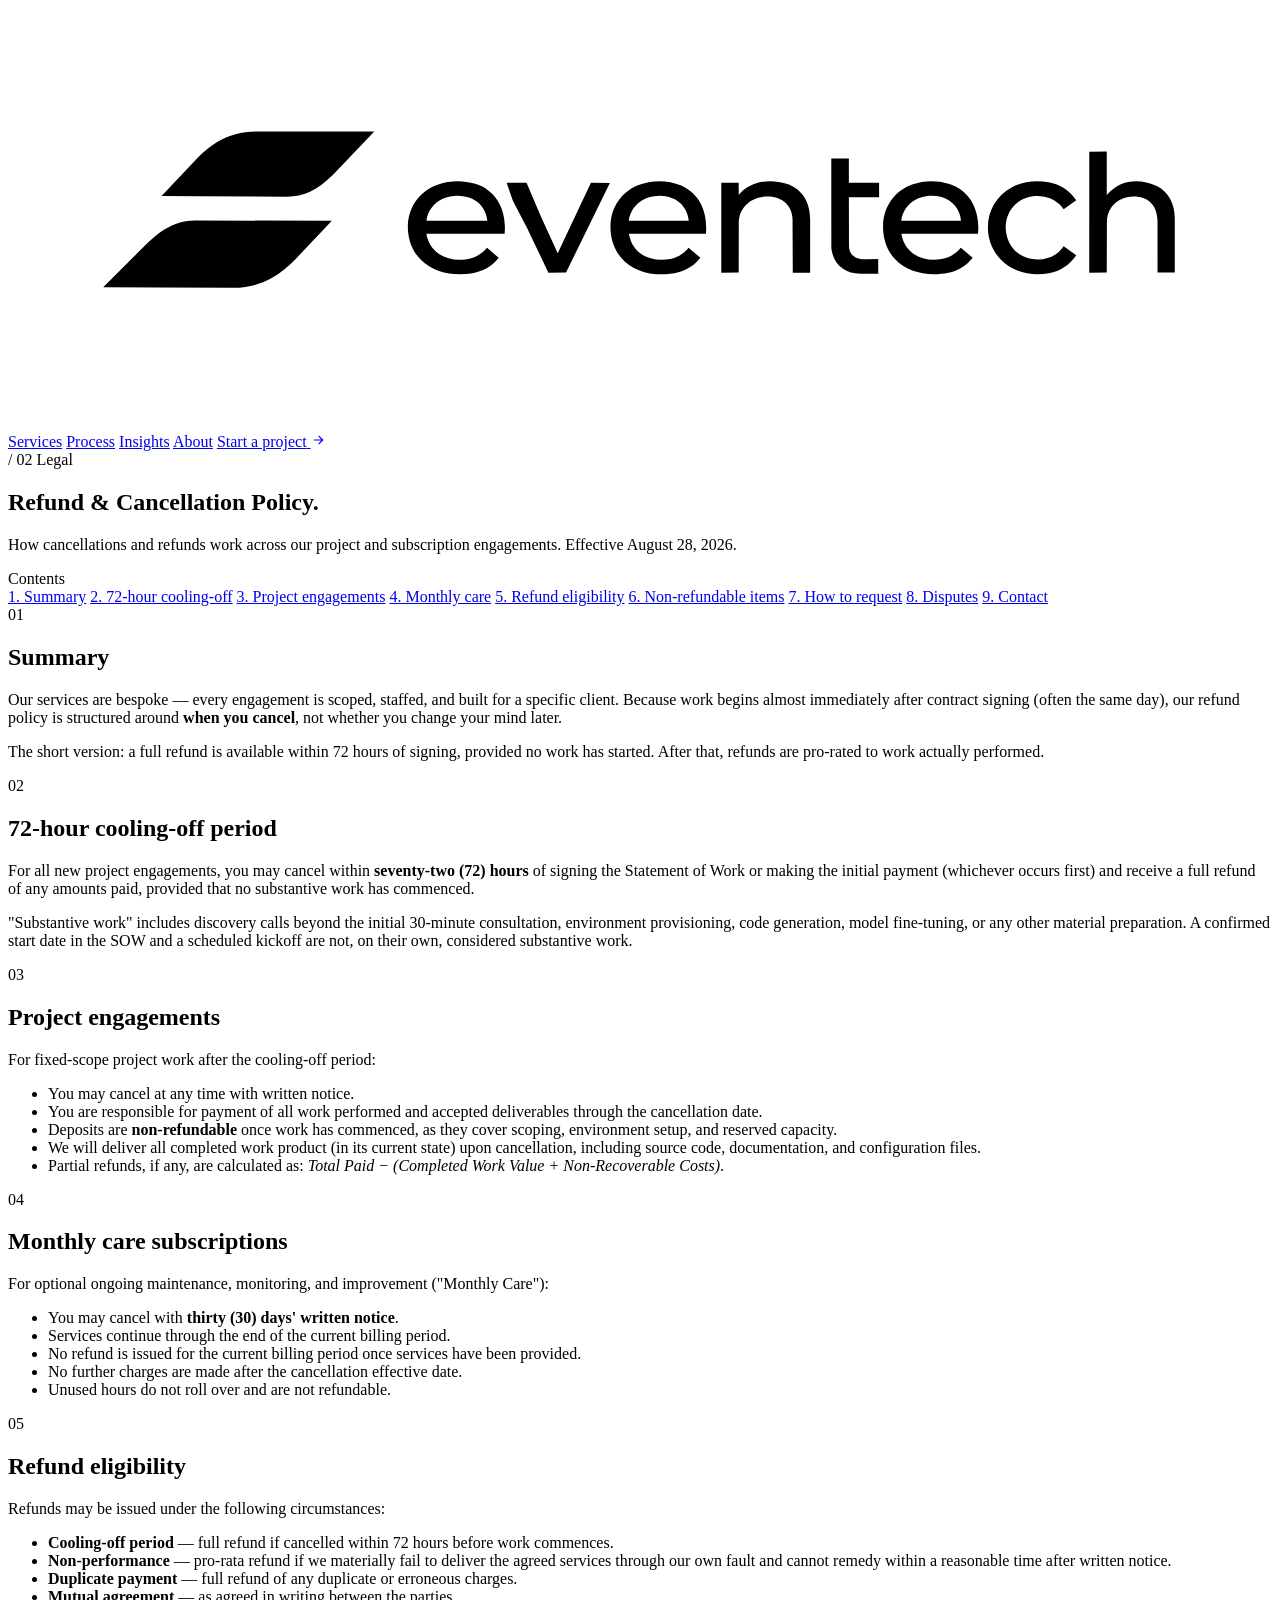
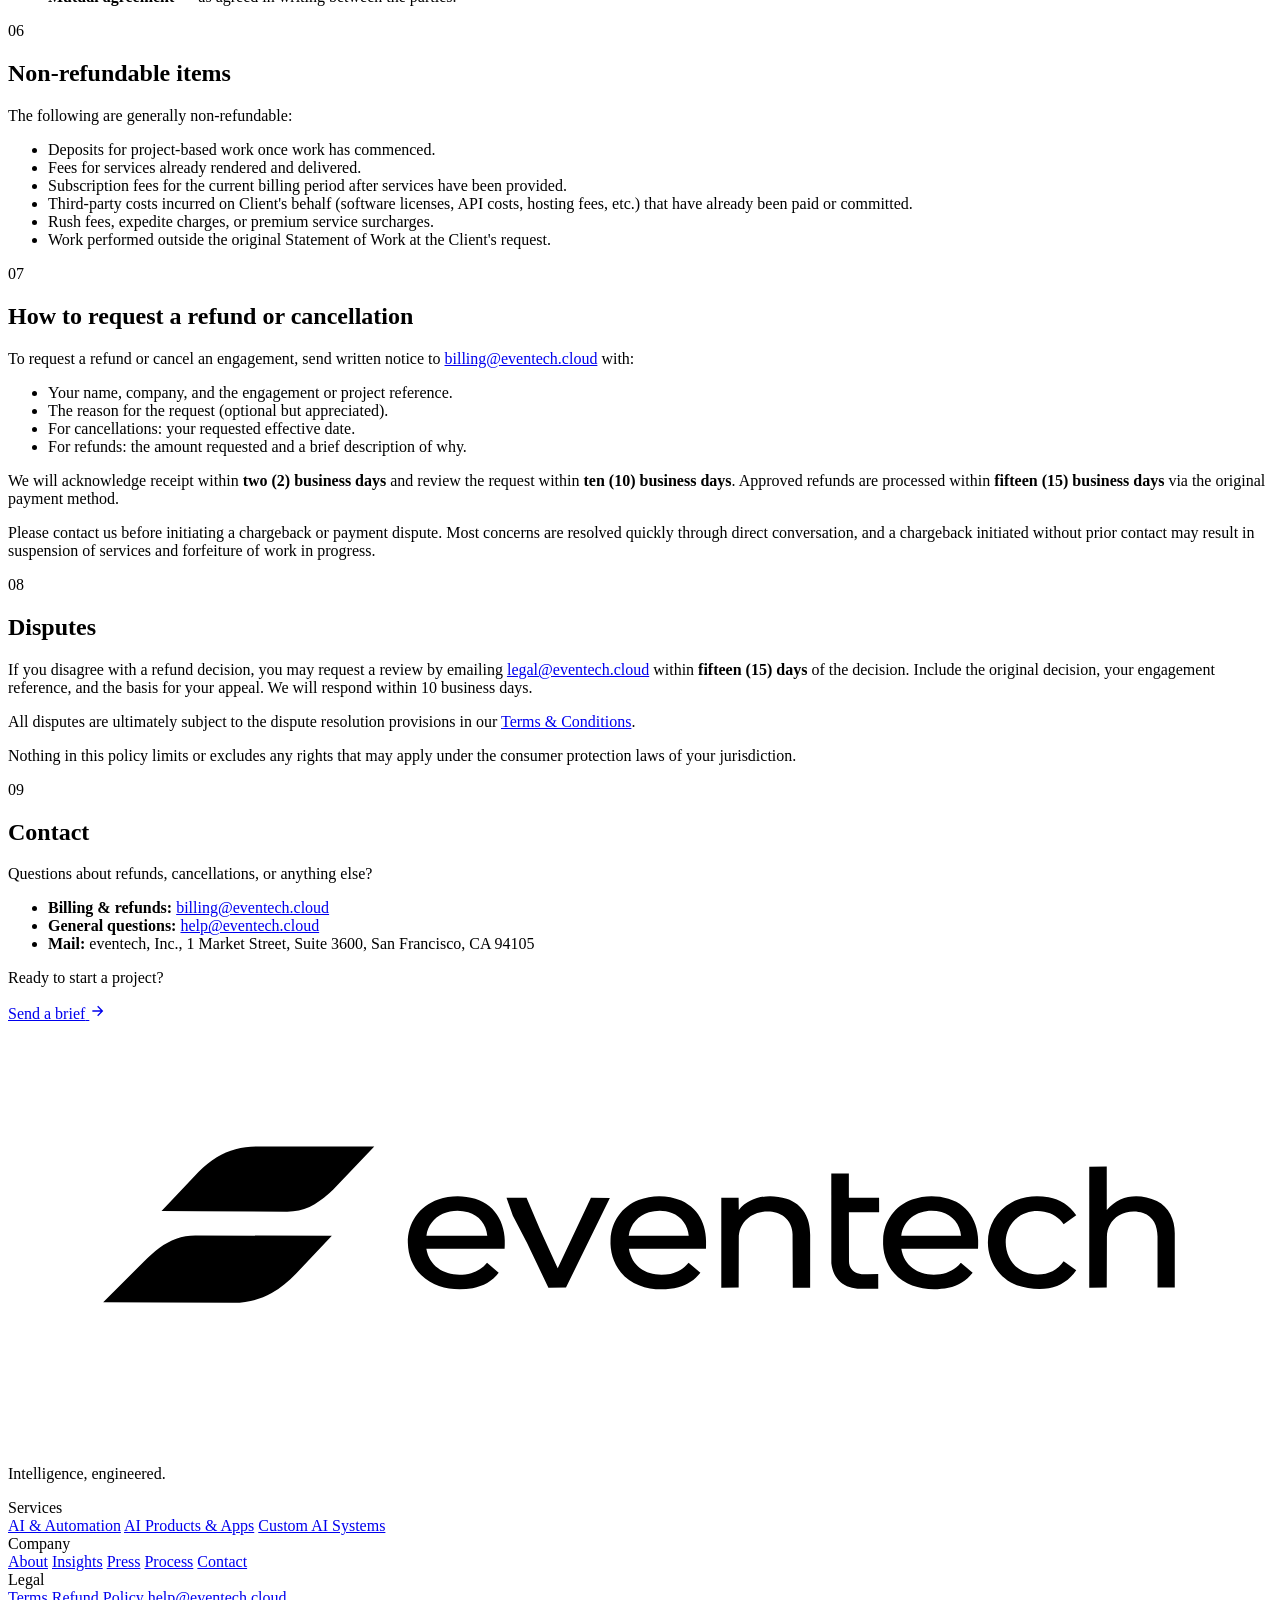
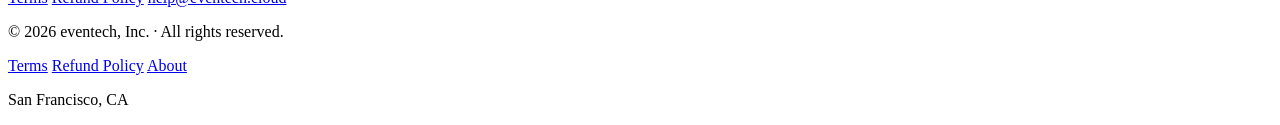
<file: refund.html>
<!DOCTYPE html>
<html lang="en">
<head>
  <meta charset="UTF-8" />
  <meta name="viewport" content="width=device-width, initial-scale=1.0" />

  <!-- Primary SEO -->
  <title>Refund &amp; Cancellation Policy — eventech</title>
  <meta name="title" content="Refund & Cancellation Policy — eventech" />
  <meta name="description" content="eventech refund and cancellation policy. 72-hour cooling-off period for full refund. Project-based engagements: pay for work completed. Monthly care: 30 days notice. Effective August 28, 2026." />
  <meta name="keywords" content="eventech refund, refund policy, cancellation policy, cooling-off period, AI services refund" />
  <meta name="author" content="eventech, Inc." />
  <meta name="copyright" content="eventech, Inc." />
  <link rel="canonical" href="https://eventech.cloud/refund.html" />
  <base href="https://eventech.cloud/" />

  <meta name="theme-color" content="#000000" />
  <meta name="color-scheme" content="light" />

  <!-- Crawler directives -->
  <meta name="robots" content="index, follow" />
  <meta name="googlebot" content="index, follow" />
  <meta name="GPTBot" content="index, follow" />
  <meta name="ClaudeBot" content="index, follow" />

  <!-- Open Graph -->
  <meta property="og:type" content="article" />
  <meta property="og:site_name" content="eventech" />
  <meta property="og:url" content="https://eventech.cloud/refund.html" />
  <meta property="og:title" content="Refund &amp; Cancellation Policy — eventech" />
  <meta property="og:description" content="72-hour cooling-off period for full refund. Project-based: pay for work completed. Monthly care: 30 days notice." />
  <meta property="og:image" content="https://eventech.cloud/og-image.svg" />
  <meta property="og:image:width" content="1200" />
  <meta property="og:image:height" content="630" />

  <!-- Twitter -->
  <meta name="twitter:card" content="summary" />
  <meta name="twitter:url" content="https://eventech.cloud/refund.html" />
  <meta name="twitter:title" content="Refund &amp; Cancellation Policy — eventech" />
  <meta name="twitter:description" content="72-hour cooling-off period for full refund." />
  <meta name="twitter:image" content="https://eventech.cloud/og-image.svg" />

  <!-- JSON-LD: WebPage + BreadcrumbList + FAQPage for AEO -->
  <script type="application/ld+json">
  {
    "@context": "https://schema.org",
    "@graph": [
      {
        "@type": "WebPage",
        "@id": "https://eventech.cloud/refund.html",
        "url": "https://eventech.cloud/refund.html",
        "name": "Refund & Cancellation Policy — eventech",
        "description": "eventech refund and cancellation policy.",
        "inLanguage": "en-US",
        "isPartOf": { "@id": "https://eventech.cloud/#website" },
        "publisher": { "@id": "https://eventech.cloud/#organization" }
      },
      {
        "@type": "BreadcrumbList",
        "itemListElement": [
          { "@type": "ListItem", "position": 1, "name": "Home", "item": "https://eventech.cloud/" },
          { "@type": "ListItem", "position": 2, "name": "Refund & Cancellation Policy", "item": "https://eventech.cloud/refund.html" }
        ]
      },
      {
        "@type": "FAQPage",
        "mainEntity": [
          {
            "@type": "Question",
            "name": "Can I get a refund on my eventech project?",
            "acceptedAnswer": {
              "@type": "Answer",
              "text": "Yes — within a 72-hour cooling-off period from signing the Statement of Work, you can cancel and receive a full refund provided no substantive work has commenced. After that window, refunds are pro-rated to work actually performed."
            }
          },
          {
            "@type": "Question",
            "name": "How do I cancel my monthly care subscription?",
            "acceptedAnswer": {
              "@type": "Answer",
              "text": "Send written notice to billing@eventech.cloud with 30 days' notice. Services continue through the end of the current billing period. No refund is issued for the current period once services have been provided."
            }
          },
          {
            "@type": "Question",
            "name": "Are deposits refundable?",
            "acceptedAnswer": {
              "@type": "Answer",
              "text": "No. Once work has commenced, the deposit is non-refundable. The deposit covers scoping, environment setup, and reserved capacity."
            }
          },
          {
            "@type": "Question",
            "name": "How long do refunds take to process?",
            "acceptedAnswer": {
              "@type": "Answer",
              "text": "Approved refunds are processed within 15 business days via the original payment method. We acknowledge refund requests within 2 business days and review them within 10 business days."
            }
          }
        ]
      }
    ]
  }
  </script>

  <link rel="preconnect" href="https://fonts.googleapis.com" />
  <link rel="preconnect" href="https://fonts.gstatic.com" crossorigin />
  <link rel="preload" as="style" href="https://fonts.googleapis.com/css2?family=Inter:wght@300;400;500;600;700;800;900&family=JetBrains+Mono:wght@400;500&display=swap" />
  <link rel="stylesheet" href="./styles.css" />
  <link rel="icon" href="./favicon.svg" type="image/svg+xml" />
  <link rel="alternate" type="text/plain" href="./llms.txt" title="LLM-readable site summary" />
</head>
<body>
  <div class="noise" aria-hidden="true"></div>
  <div class="cursor-dot" aria-hidden="true"></div>

  <header class="nav">
    <div class="nav__inner">
      <a href="./index.html" class="nav__logo" aria-label="Eventech home">
        <span class="nav__logo-mark" aria-hidden="true">
          <svg viewBox="0 0 2172 724" xmlns="http://www.w3.org/2000/svg">
            <path d="M387.48,480.88l-123.69-.54-100.25-.41,69.67-69.6c8.84-8.83,17.35-16.35,27.19-24.05,17.96-13.32,38.56-21.29,61.83-21.22l234.24.7-61.66,64.97c-12.58,13.25-26.04,24.08-41.65,33.42-20.18,11.11-41.74,16.83-65.69,16.72Z"/>
            <path d="M479.41,324.16l-148.55-.81-67.04-.31,63.82-67.28c9.41-9.92,19.76-17.71,31.06-24.96,21.2-13.19,44.33-18.68,69.43-18.66l201.26.19-70.88,74.01c-12.47,12.03-24.94,22.28-40.44,29.79-12.17,5.08-24.43,8.1-38.66,8.03Z"/>
            <path d="M823.16,412.08l20.01,17.22c-10.83,14.45-26.71,23.24-44.59,26.33-31.57,5.46-65.3.11-88.7-22.52-15.1-14.6-22.25-34.09-22.78-55.02-.88-34.48,19.48-63.9,52.23-75.01,20.43-6.93,42.66-7.43,63.51-1.02,37.95,11.67,54.29,47.58,50.51,86.03l-134.47.03c5.82,36.57,42.87,51.1,76.99,41.82,10.77-2.93,19.64-8.73,27.29-17.86ZM823.58,365.57c-1.69-19.4-14.14-35.06-32.78-40.44-14.63-4.23-29.95-3.42-43.74,2.84-15.47,7.21-26.05,20.97-28.03,37.65l104.54-.05Z"/>
            <path d="M1169.47,412.17l20.31,17c-9.75,12.31-22.42,21.1-37.69,24.93-34.11,8.56-76.26,2.44-99.19-25.97-12.99-16.09-18.59-35.98-17.52-56.48,1.59-30.43,19.62-56.11,48.15-67.38,23.54-9.3,49.94-8.75,73.37.59,33.87,15.94,45.16,47.19,42.46,83.23l-132.39.02c5.79,35.22,36.98,49.24,71.14,43.12,12.49-2.6,23.28-8.97,31.36-19.05ZM1169.75,365.55c-1.51-17.86-12.19-33.01-29.08-39.27-12.66-4.9-26.28-4.83-39.34-1.13-18.32,5.74-31.94,20.47-34.73,40.5l103.15-.11Z"/>
            <path d="M1637.25,412.09l20.4,16.99c-10.74,13.48-24.94,22.47-41.65,25.93-32.77,6.78-70.46.73-93.11-24.85-14.33-16.18-20.04-36.62-19.13-58.17,1.31-31.3,20.23-57.78,49.81-68.56,20.08-7.32,41.92-7.69,62.54-1.62,38.08,11.2,54.51,47.36,50.74,86.26l-131.79.06c5.24,32.93,34.47,48.23,66.74,43.7,13.88-2.02,25.97-8.15,35.46-19.74ZM1637.61,365.55c-1.63-19.58-14.42-35.42-33.5-40.79-31.04-8.73-65.06,7.33-69.15,40.86l102.66-.07Z"/>
            <path d="M1975.32,454.76l-.03-87.7c-.31-18.57-6.9-34.84-24.78-40.76-13.69-4.54-29.15-3.13-41.8,4.5s-20.33,21.32-20.38,36.29l-.28,87.62-30.06.03.02-207.85,30.05-.09.05,74.73c22.23-26.83,55.57-29.51,86.03-15.79,20.85,10.69,30.79,32.03,30.79,55.28v93.59s-29.62.13-29.62.13Z"/>
            <path d="M1334.34,333.32c-11.22-9.13-25.1-10.6-38.6-8.73-22.67,3.13-39.92,21.1-39.97,44.51l-.2,85.54-29.88.16v-154.33s29.78-.03,29.78-.03l.31,20.82c19.78-24.13,53.64-28.37,82.06-19.08s40.57,33.28,40.56,61.91l-.03,90.66-29.83.05-.42-91.69c-.05-11.44-5.01-22.66-13.76-29.78Z"/>
            <polygon points="1034.21 300.67 958.84 454.63 928.61 454.86 891.93 378.16 867.55 331.36 856.82 300.49 891.03 300.35 914.76 356.19 944.57 421.56 1001.7 300.44 1034.21 300.67"/>
            <path d="M1768.46,432.12c18.89.4,35.05-7.35,45.5-22.71l21.65,15.44c-11.18,16.62-27.46,27.45-46.86,30.93-18.75,3.36-37.79,2.04-55.28-5.08-30.23-12.3-49.13-40.18-49.64-72.72-.47-29.49,14.73-55.45,40.74-69.6,19.43-10.57,41.84-12.87,63.68-8.77,19.39,3.84,35.74,13.98,47.37,30.7l-21.62,15.38c-8.23-11.72-19.55-18.97-33.42-21.46-19.93-3.73-41.1,2.17-54.15,18.18-13.74,16.85-15.38,40-6.4,59.59,8.66,18.91,27.15,29.68,48.44,30.13Z"/>
            <path d="M1459.65,429.85c5.8,1.89,11.68,2.13,17.32,1.95l18.37-.58.06,25.47-30.34-.11c-27.54-.1-46.95-15.51-50.28-43.84l-.07-154.13h30.19s.05,41.77.05,41.77l51.88.08.09,24.63-51.99.02.2,84.66c.02,9.31,5.77,17.23,14.52,20.08Z"/>
          </svg>
        </span>
      </a>
      <nav class="nav__links" aria-label="Primary">
        <a href="./index.html#services">Services</a>
        <a href="./index.html#process">Process</a>
        <a href="./insights/">Insights</a>
        <a href="./about.html">About</a>
        <a href="./index.html#contact" class="nav__cta">
          <span>Start a project</span>
          <svg width="14" height="14" viewBox="0 0 24 24" fill="none" stroke="currentColor" stroke-width="2"><path d="M5 12h14M13 5l7 7-7 7"/></svg>
        </a>
      </nav>
    </div>
  </header>

  <main>
    <section class="page-hero">
      <div class="container">
        <div class="page-hero__eyebrow">
          <span class="page-hero__num">/ 02</span>
          <span>Legal</span>
        </div>
        <h1 class="page-hero__title">Refund &amp; Cancellation Policy.</h1>
        <p class="page-hero__sub">How cancellations and refunds work across our project and subscription engagements. Effective August 28, 2026.</p>
      </div>
    </section>

    <section class="legal">
      <div class="container legal__container">

        <nav class="legal__toc" aria-label="Table of contents">
          <div class="legal__toc-label">Contents</div>
          <a href="#summary">1. Summary</a>
          <a href="#cooling-off">2. 72-hour cooling-off</a>
          <a href="#project">3. Project engagements</a>
          <a href="#monthly">4. Monthly care</a>
          <a href="#eligible">5. Refund eligibility</a>
          <a href="#non-refundable">6. Non-refundable items</a>
          <a href="#process">7. How to request</a>
          <a href="#disputes">8. Disputes</a>
          <a href="#contact">9. Contact</a>
        </nav>

        <div class="legal__body">

          <section class="legal__section" id="summary">
            <div class="legal__num">01</div>
            <h2 class="legal__h2">Summary</h2>
            <p>Our services are bespoke — every engagement is scoped, staffed, and built for a specific client. Because work begins almost immediately after contract signing (often the same day), our refund policy is structured around <strong>when you cancel</strong>, not whether you change your mind later.</p>
            <p>The short version: a full refund is available within 72 hours of signing, provided no work has started. After that, refunds are pro-rated to work actually performed.</p>
          </section>

          <section class="legal__section" id="cooling-off">
            <div class="legal__num">02</div>
            <h2 class="legal__h2">72-hour cooling-off period</h2>
            <p>For all new project engagements, you may cancel within <strong>seventy-two (72) hours</strong> of signing the Statement of Work or making the initial payment (whichever occurs first) and receive a full refund of any amounts paid, provided that no substantive work has commenced.</p>
            <p>"Substantive work" includes discovery calls beyond the initial 30-minute consultation, environment provisioning, code generation, model fine-tuning, or any other material preparation. A confirmed start date in the SOW and a scheduled kickoff are not, on their own, considered substantive work.</p>
          </section>

          <section class="legal__section" id="project">
            <div class="legal__num">03</div>
            <h2 class="legal__h2">Project engagements</h2>
            <p>For fixed-scope project work after the cooling-off period:</p>
            <ul>
              <li>You may cancel at any time with written notice.</li>
              <li>You are responsible for payment of all work performed and accepted deliverables through the cancellation date.</li>
              <li>Deposits are <strong>non-refundable</strong> once work has commenced, as they cover scoping, environment setup, and reserved capacity.</li>
              <li>We will deliver all completed work product (in its current state) upon cancellation, including source code, documentation, and configuration files.</li>
              <li>Partial refunds, if any, are calculated as: <em>Total Paid − (Completed Work Value + Non-Recoverable Costs)</em>.</li>
            </ul>
          </section>

          <section class="legal__section" id="monthly">
            <div class="legal__num">04</div>
            <h2 class="legal__h2">Monthly care subscriptions</h2>
            <p>For optional ongoing maintenance, monitoring, and improvement ("Monthly Care"):</p>
            <ul>
              <li>You may cancel with <strong>thirty (30) days' written notice</strong>.</li>
              <li>Services continue through the end of the current billing period.</li>
              <li>No refund is issued for the current billing period once services have been provided.</li>
              <li>No further charges are made after the cancellation effective date.</li>
              <li>Unused hours do not roll over and are not refundable.</li>
            </ul>
          </section>

          <section class="legal__section" id="eligible">
            <div class="legal__num">05</div>
            <h2 class="legal__h2">Refund eligibility</h2>
            <p>Refunds may be issued under the following circumstances:</p>
            <ul>
              <li><strong>Cooling-off period</strong> — full refund if cancelled within 72 hours before work commences.</li>
              <li><strong>Non-performance</strong> — pro-rata refund if we materially fail to deliver the agreed services through our own fault and cannot remedy within a reasonable time after written notice.</li>
              <li><strong>Duplicate payment</strong> — full refund of any duplicate or erroneous charges.</li>
              <li><strong>Mutual agreement</strong> — as agreed in writing between the parties.</li>
            </ul>
          </section>

          <section class="legal__section" id="non-refundable">
            <div class="legal__num">06</div>
            <h2 class="legal__h2">Non-refundable items</h2>
            <p>The following are generally non-refundable:</p>
            <ul>
              <li>Deposits for project-based work once work has commenced.</li>
              <li>Fees for services already rendered and delivered.</li>
              <li>Subscription fees for the current billing period after services have been provided.</li>
              <li>Third-party costs incurred on Client's behalf (software licenses, API costs, hosting fees, etc.) that have already been paid or committed.</li>
              <li>Rush fees, expedite charges, or premium service surcharges.</li>
              <li>Work performed outside the original Statement of Work at the Client's request.</li>
            </ul>
          </section>

          <section class="legal__section" id="process">
            <div class="legal__num">07</div>
            <h2 class="legal__h2">How to request a refund or cancellation</h2>
            <p>To request a refund or cancel an engagement, send written notice to <a href="mailto:billing@eventech.cloud">billing@eventech.cloud</a> with:</p>
            <ul>
              <li>Your name, company, and the engagement or project reference.</li>
              <li>The reason for the request (optional but appreciated).</li>
              <li>For cancellations: your requested effective date.</li>
              <li>For refunds: the amount requested and a brief description of why.</li>
            </ul>
            <p>We will acknowledge receipt within <strong>two (2) business days</strong> and review the request within <strong>ten (10) business days</strong>. Approved refunds are processed within <strong>fifteen (15) business days</strong> via the original payment method.</p>
            <p>Please contact us before initiating a chargeback or payment dispute. Most concerns are resolved quickly through direct conversation, and a chargeback initiated without prior contact may result in suspension of services and forfeiture of work in progress.</p>
          </section>

          <section class="legal__section" id="disputes">
            <div class="legal__num">08</div>
            <h2 class="legal__h2">Disputes</h2>
            <p>If you disagree with a refund decision, you may request a review by emailing <a href="mailto:legal@eventech.cloud">legal@eventech.cloud</a> within <strong>fifteen (15) days</strong> of the decision. Include the original decision, your engagement reference, and the basis for your appeal. We will respond within 10 business days.</p>
            <p>All disputes are ultimately subject to the dispute resolution provisions in our <a href="./terms.html">Terms &amp; Conditions</a>.</p>
            <p>Nothing in this policy limits or excludes any rights that may apply under the consumer protection laws of your jurisdiction.</p>
          </section>

          <section class="legal__section" id="contact">
            <div class="legal__num">09</div>
            <h2 class="legal__h2">Contact</h2>
            <p>Questions about refunds, cancellations, or anything else?</p>
            <ul class="legal__contact">
              <li><strong>Billing &amp; refunds:</strong> <a href="mailto:billing@eventech.cloud">billing@eventech.cloud</a></li>
              <li><strong>General questions:</strong> <a href="mailto:help@eventech.cloud">help@eventech.cloud</a></li>
              <li><strong>Mail:</strong> eventech, Inc., 1 Market Street, Suite 3600, San Francisco, CA 94105</li>
            </ul>
          </section>

        </div>
      </div>
    </section>

    <section class="legal-cta">
      <div class="container">
        <p>Ready to start a project?</p>
        <a href="./index.html#contact" class="btn btn--primary">
          <span>Send a brief</span>
          <svg width="16" height="16" viewBox="0 0 24 24" fill="none" stroke="currentColor" stroke-width="2"><path d="M5 12h14M13 5l7 7-7 7"/></svg>
        </a>
      </div>
    </section>
  </main>

  <footer class="footer">
    <div class="container">
      <div class="footer__top">
        <div class="footer__brand">
          <a href="./index.html" class="nav__logo">
            <span class="nav__logo-mark footer__logo-mark" aria-hidden="true">
              <svg viewBox="0 0 2172 724" xmlns="http://www.w3.org/2000/svg">
                <path d="M387.48,480.88l-123.69-.54-100.25-.41,69.67-69.6c8.84-8.83,17.35-16.35,27.19-24.05,17.96-13.32,38.56-21.29,61.83-21.22l234.24.7-61.66,64.97c-12.58,13.25-26.04,24.08-41.65,33.42-20.18,11.11-41.74,16.83-65.69,16.72Z"/>
                <path d="M479.41,324.16l-148.55-.81-67.04-.31,63.82-67.28c9.41-9.92,19.76-17.71,31.06-24.96,21.2-13.19,44.33-18.68,69.43-18.66l201.26.19-70.88,74.01c-12.47,12.03-24.94,22.28-40.44,29.79-12.17,5.08-24.43,8.1-38.66,8.03Z"/>
                <path d="M823.16,412.08l20.01,17.22c-10.83,14.45-26.71,23.24-44.59,26.33-31.57,5.46-65.3.11-88.7-22.52-15.1-14.6-22.25-34.09-22.78-55.02-.88-34.48,19.48-63.9,52.23-75.01,20.43-6.93,42.66-7.43,63.51-1.02,37.95,11.67,54.29,47.58,50.51,86.03l-134.47.03c5.82,36.57,42.87,51.1,76.99,41.82,10.77-2.93,19.64-8.73,27.29-17.86ZM823.58,365.57c-1.69-19.4-14.14-35.06-32.78-40.44-14.63-4.23-29.95-3.42-43.74,2.84-15.47,7.21-26.05,20.97-28.03,37.65l104.54-.05Z"/>
                <path d="M1169.47,412.17l20.31,17c-9.75,12.31-22.42,21.1-37.69,24.93-34.11,8.56-76.26,2.44-99.19-25.97-12.99-16.09-18.59-35.98-17.52-56.48,1.59-30.43,19.62-56.11,48.15-67.38,23.54-9.3,49.94-8.75,73.37.59,33.87,15.94,45.16,47.19,42.46,83.23l-132.39.02c5.79,35.22,36.98,49.24,71.14,43.12,12.49-2.6,23.28-8.97,31.36-19.05ZM1169.75,365.55c-1.51-17.86-12.19-33.01-29.08-39.27-12.66-4.9-26.28-4.83-39.34-1.13-18.32,5.74-31.94,20.47-34.73,40.5l103.15-.11Z"/>
                <path d="M1637.25,412.09l20.4,16.99c-10.74,13.48-24.94,22.47-41.65,25.93-32.77,6.78-70.46.73-93.11-24.85-14.33-16.18-20.04-36.62-19.13-58.17,1.31-31.3,20.23-57.78,49.81-68.56,20.08-7.32,41.92-7.69,62.54-1.62,38.08,11.2,54.51,47.36,50.74,86.26l-131.79.06c5.24,32.93,34.47,48.23,66.74,43.7,13.88-2.02,25.97-8.15,35.46-19.74ZM1637.61,365.55c-1.63-19.58-14.42-35.42-33.5-40.79-31.04-8.73-65.06,7.33-69.15,40.86l102.66-.07Z"/>
                <path d="M1975.32,454.76l-.03-87.7c-.31-18.57-6.9-34.84-24.78-40.76-13.69-4.54-29.15-3.13-41.8,4.5s-20.33,21.32-20.38,36.29l-.28,87.62-30.06.03.02-207.85,30.05-.09.05,74.73c22.23-26.83,55.57-29.51,86.03-15.79,20.85,10.69,30.79,32.03,30.79,55.28v93.59s-29.62.13-29.62.13Z"/>
                <path d="M1334.34,333.32c-11.22-9.13-25.1-10.6-38.6-8.73-22.67,3.13-39.92,21.1-39.97,44.51l-.2,85.54-29.88.16v-154.33s29.78-.03,29.78-.03l.31,20.82c19.78-24.13,53.64-28.37,82.06-19.08s40.57,33.28,40.56,61.91l-.03,90.66-29.83.05-.42-91.69c-.05-11.44-5.01-22.66-13.76-29.78Z"/>
                <polygon points="1034.21 300.67 958.84 454.63 928.61 454.86 891.93 378.16 867.55 331.36 856.62 300.49 891.03 300.35 914.76 356.19 944.57 421.56 1001.7 300.44 1034.21 300.67"/>
                <path d="M1768.46,432.12c18.89.4,35.05-7.35,45.5-22.71l21.65,15.44c-11.18,16.62-27.46,27.45-46.86,30.93-18.75,3.36-37.37.36-55.28-5.08-30.23-12.3-49.13-40.18-49.64-72.72-.47-29.49,14.73-55.45,40.74-69.6,19.43-10.57,41.84-12.87,63.68-8.77,19.39,3.84,35.74,13.98,47.37,30.7l-21.62,15.38c-8.23-11.72-19.55-18.97-33.42-21.46-19.93-3.73-41.1,2.17-54.15,18.18-13.74,16.85-15.38,40-6.4,59.59,8.66,18.91,27.15,29.68,48.44,30.13Z"/>
                <path d="M1459.65,429.85c5.8,1.89,11.68,2.13,17.32,1.95l18.37-.58.06,25.47-30.34-.11c-27.54-.1-46.95-15.51-50.28-43.84l-.07-154.13h30.19s.05,41.77.05,41.77l51.88.08.09,24.63-51.99.02.2,84.66c.02,9.31,5.77,17.23,14.52,20.08Z"/>
              </svg>
            </span>
          </a>
          <p>Intelligence, engineered.</p>
        </div>
        <div class="footer__col">
          <div class="footer__col-title">Services</div>
          <a href="./index.html#services">AI &amp; Automation</a>
          <a href="./index.html#services">AI Products &amp; Apps</a>
          <a href="./index.html#services">Custom AI Systems</a>
        </div>
        <div class="footer__col">
          <div class="footer__col-title">Company</div>
          <a href="./about.html">About</a>
          <a href="./insights/">Insights</a>
          <a href="./press.html">Press</a>
          <a href="./index.html#process">Process</a>
          <a href="./index.html#contact">Contact</a>
        </div>
        <div class="footer__col">
          <div class="footer__col-title">Legal</div>
          <a href="./terms.html">Terms</a>
          <a href="./refund.html">Refund Policy</a>
          <a href="mailto:help@eventech.cloud">help@eventech.cloud</a>
        </div>
      </div>
      <div class="footer__bottom">
        <p>© 2026 eventech, Inc. · All rights reserved.</p>
        <nav class="footer__bottom-links" aria-label="Legal">
          <a href="./terms.html">Terms</a>
          <a href="./refund.html">Refund Policy</a>
          <a href="./about.html">About</a>
        </nav>
        <p>San Francisco, CA</p>
      </div>
    </div>
  </footer>

  <script src="./script.js" defer></script>
</body>
</html>
</file>
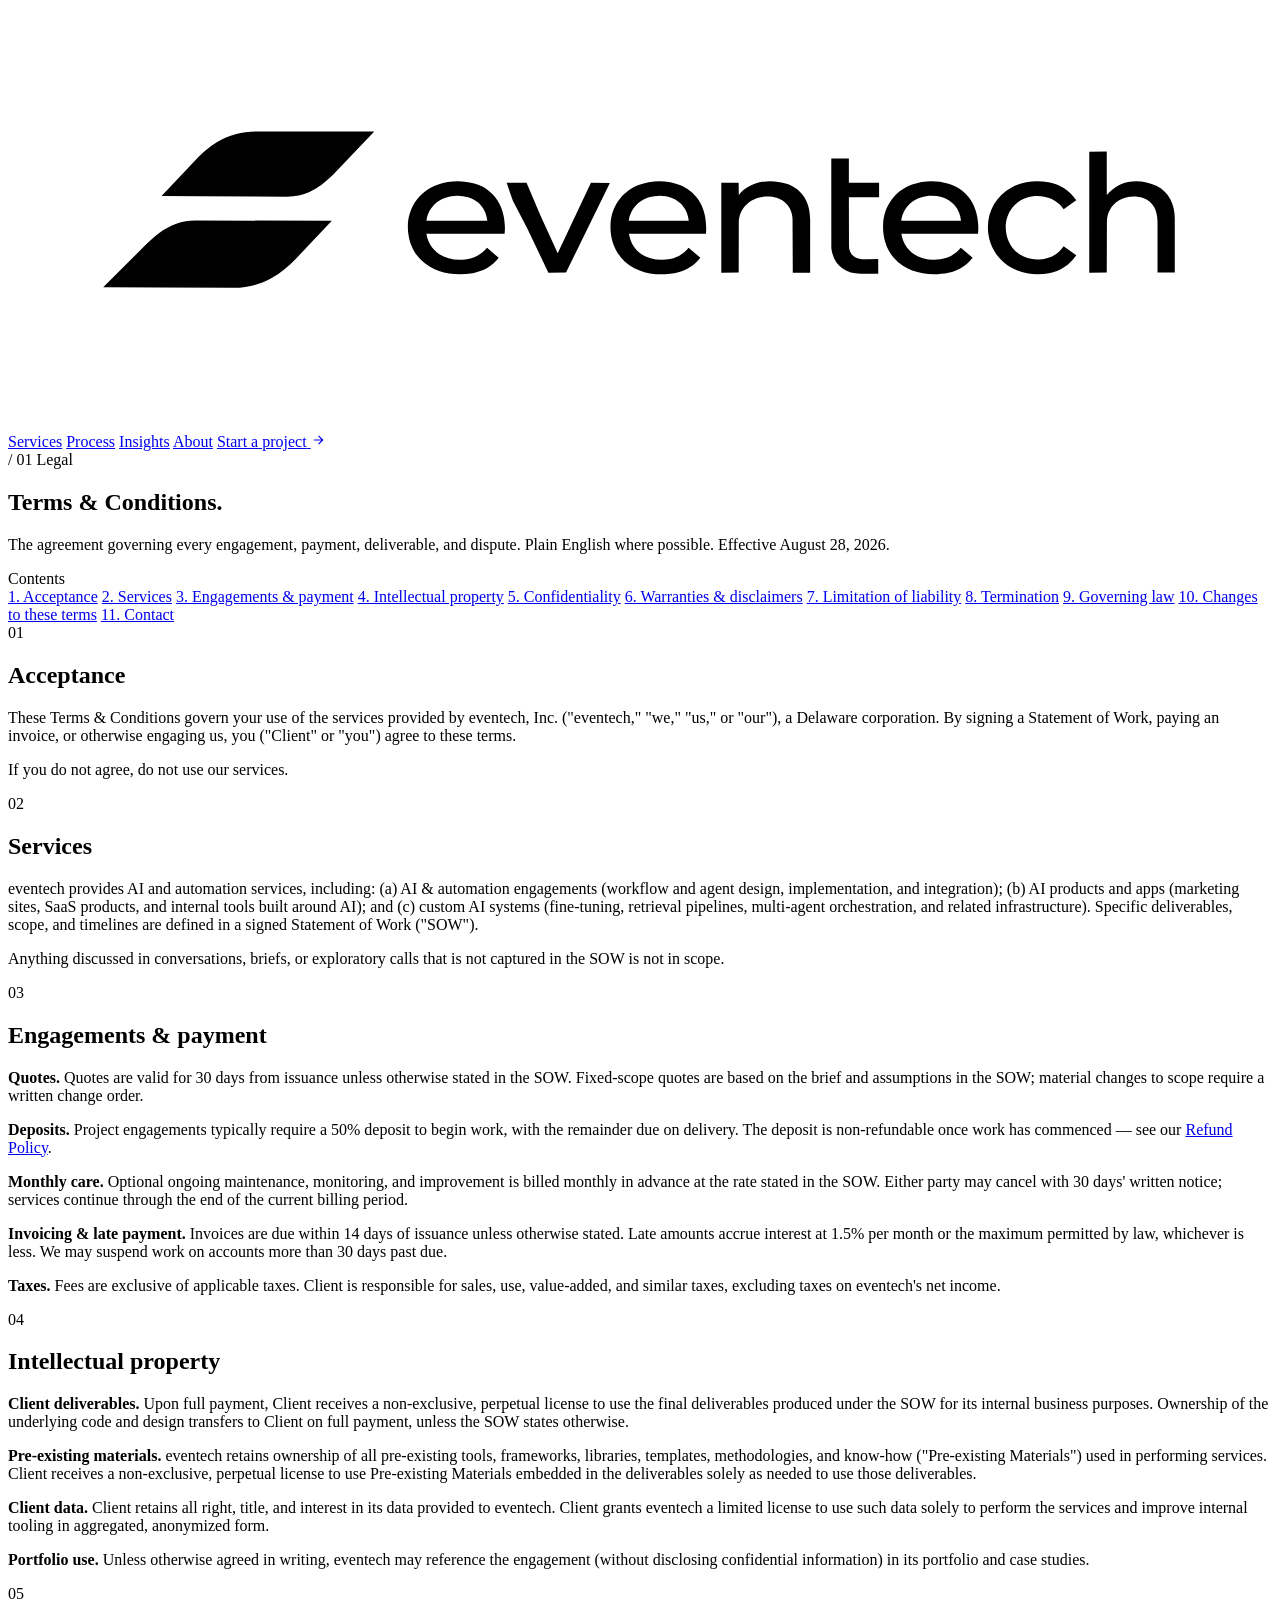
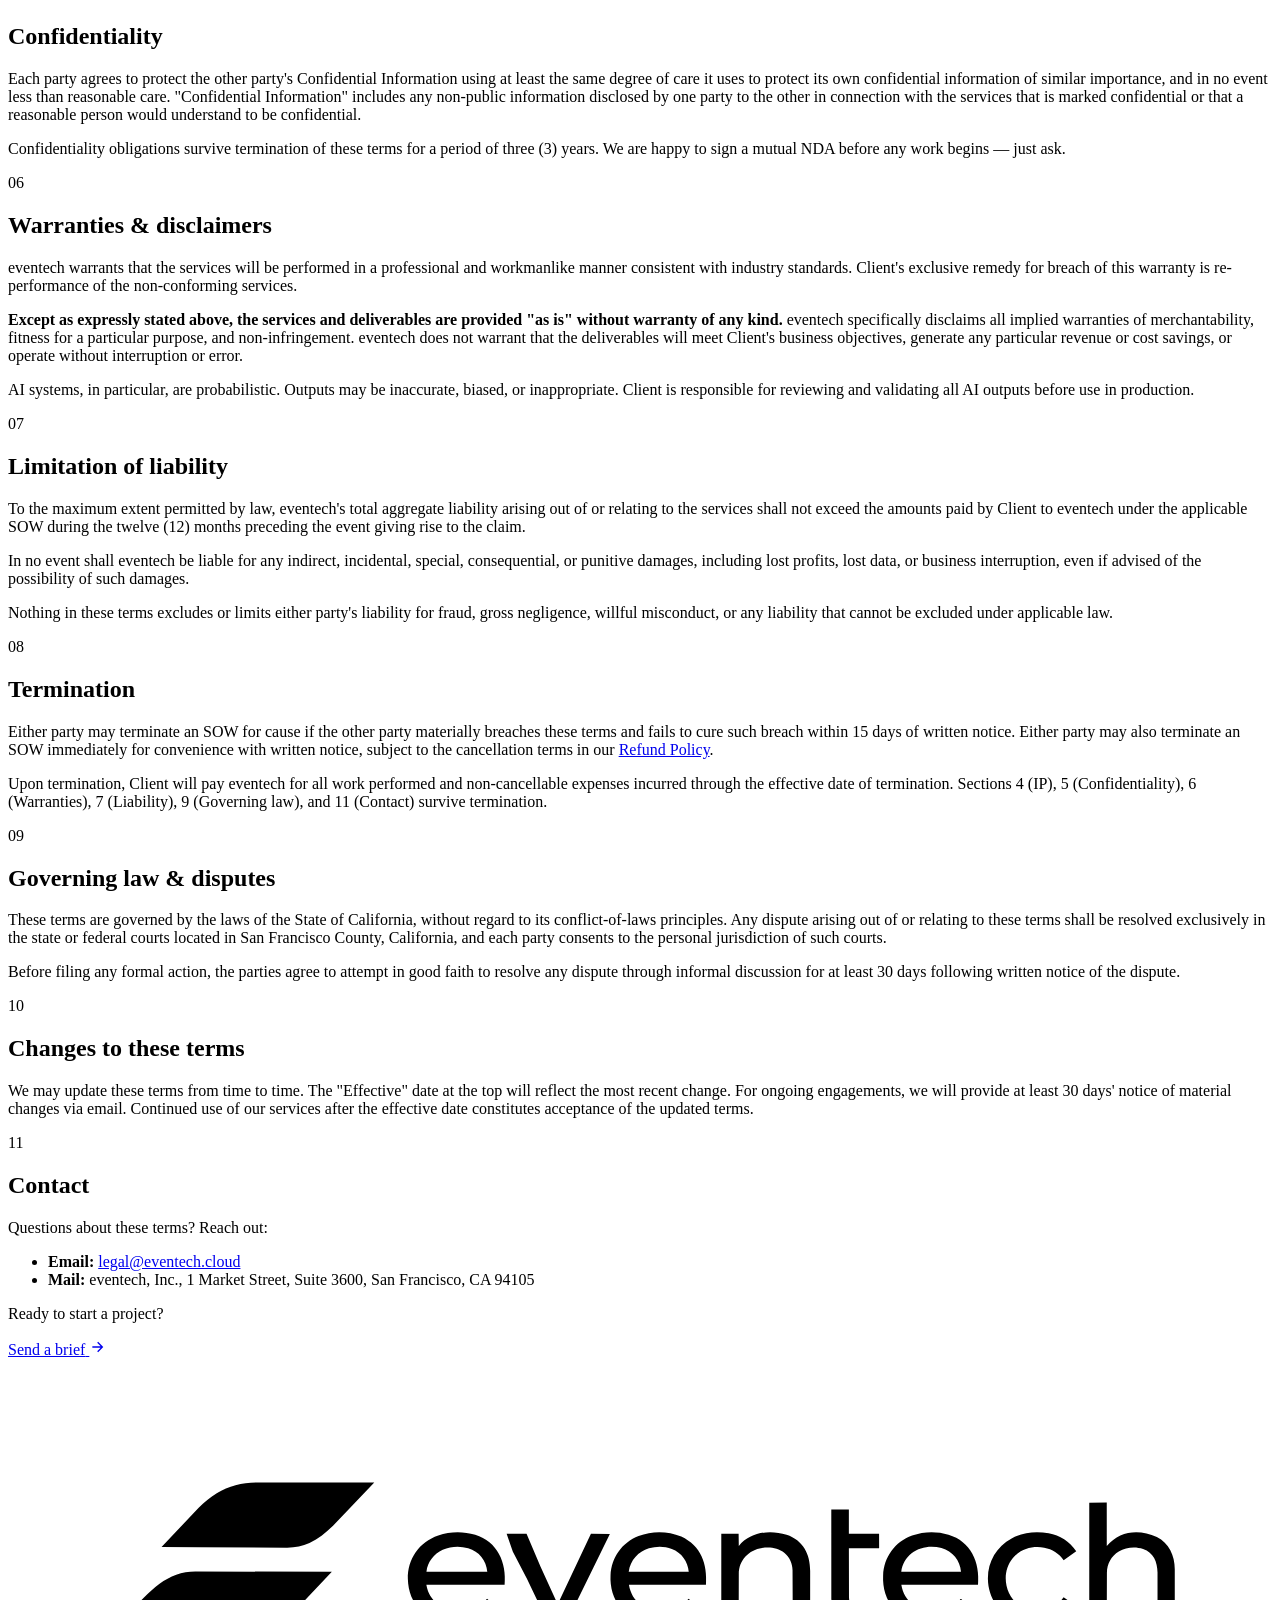
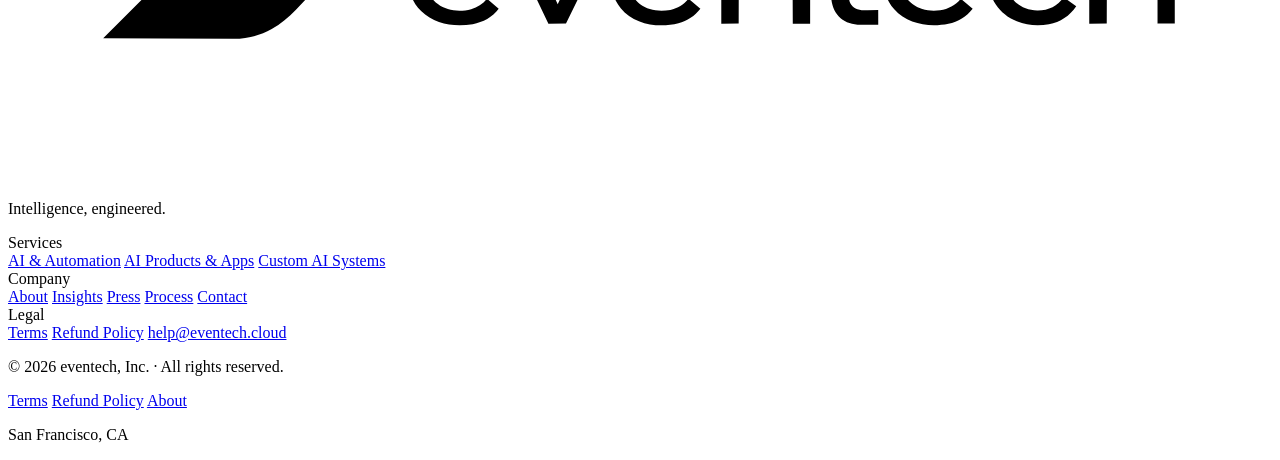
<file: terms.html>
<!DOCTYPE html>
<html lang="en">
<head>
  <meta charset="UTF-8" />
  <meta name="viewport" content="width=device-width, initial-scale=1.0" />

  <!-- Primary SEO -->
  <title>Terms &amp; Conditions — eventech</title>
  <meta name="title" content="Terms & Conditions — eventech" />
  <meta name="description" content="Terms &amp; Conditions governing eventech services, including engagements, payment, intellectual property, confidentiality, warranties, liability, termination, and governing law. Effective August 28, 2026." />
  <meta name="keywords" content="eventech terms, terms and conditions, AI services terms, service agreement, IP rights, liability" />
  <meta name="author" content="eventech, Inc." />
  <meta name="copyright" content="eventech, Inc." />
  <link rel="canonical" href="https://eventech.cloud/terms.html" />
  <base href="https://eventech.cloud/" />

  <meta name="theme-color" content="#000000" />
  <meta name="color-scheme" content="light" />

  <!-- Crawler directives -->
  <meta name="robots" content="index, follow" />
  <meta name="googlebot" content="index, follow" />
  <meta name="GPTBot" content="index, follow" />
  <meta name="ClaudeBot" content="index, follow" />

  <!-- Open Graph -->
  <meta property="og:type" content="article" />
  <meta property="og:site_name" content="eventech" />
  <meta property="og:url" content="https://eventech.cloud/terms.html" />
  <meta property="og:title" content="Terms &amp; Conditions — eventech" />
  <meta property="og:description" content="Terms governing eventech services, including engagements, payment, IP, confidentiality, and liability." />
  <meta property="og:image" content="https://eventech.cloud/og-image.svg" />
  <meta property="og:image:width" content="1200" />
  <meta property="og:image:height" content="630" />

  <!-- Twitter -->
  <meta name="twitter:card" content="summary" />
  <meta name="twitter:url" content="https://eventech.cloud/terms.html" />
  <meta name="twitter:title" content="Terms &amp; Conditions — eventech" />
  <meta name="twitter:description" content="Terms governing eventech services." />
  <meta name="twitter:image" content="https://eventech.cloud/og-image.svg" />

  <!-- JSON-LD: WebPage + BreadcrumbList -->
  <script type="application/ld+json">
  {
    "@context": "https://schema.org",
    "@graph": [
      {
        "@type": "WebPage",
        "@id": "https://eventech.cloud/terms.html",
        "url": "https://eventech.cloud/terms.html",
        "name": "Terms & Conditions — eventech",
        "description": "Terms & Conditions governing eventech services.",
        "inLanguage": "en-US",
        "isPartOf": { "@id": "https://eventech.cloud/#website" },
        "publisher": { "@id": "https://eventech.cloud/#organization" }
      },
      {
        "@type": "BreadcrumbList",
        "itemListElement": [
          { "@type": "ListItem", "position": 1, "name": "Home", "item": "https://eventech.cloud/" },
          { "@type": "ListItem", "position": 2, "name": "Terms & Conditions", "item": "https://eventech.cloud/terms.html" }
        ]
      }
    ]
  }
  </script>

  <link rel="preconnect" href="https://fonts.googleapis.com" />
  <link rel="preconnect" href="https://fonts.gstatic.com" crossorigin />
  <link rel="preload" as="style" href="https://fonts.googleapis.com/css2?family=Inter:wght@300;400;500;600;700;800;900&family=JetBrains+Mono:wght@400;500&display=swap" />
  <link rel="stylesheet" href="./styles.css" />
  <link rel="icon" href="./favicon.svg" type="image/svg+xml" />
  <link rel="alternate" type="text/plain" href="./llms.txt" title="LLM-readable site summary" />
</head>
<body>
  <div class="noise" aria-hidden="true"></div>
  <div class="cursor-dot" aria-hidden="true"></div>

  <header class="nav">
    <div class="nav__inner">
      <a href="./index.html" class="nav__logo" aria-label="Eventech home">
        <span class="nav__logo-mark" aria-hidden="true">
          <svg viewBox="0 0 2172 724" xmlns="http://www.w3.org/2000/svg">
            <path d="M387.48,480.88l-123.69-.54-100.25-.41,69.67-69.6c8.84-8.83,17.35-16.35,27.19-24.05,17.96-13.32,38.56-21.29,61.83-21.22l234.24.7-61.66,64.97c-12.58,13.25-26.04,24.08-41.65,33.42-20.18,11.11-41.74,16.83-65.69,16.72Z"/>
            <path d="M479.41,324.16l-148.55-.81-67.04-.31,63.82-67.28c9.41-9.92,19.76-17.71,31.06-24.96,21.2-13.19,44.33-18.68,69.43-18.66l201.26.19-70.88,74.01c-12.47,12.03-24.94,22.28-40.44,29.79-12.17,5.08-24.43,8.1-38.66,8.03Z"/>
            <path d="M823.16,412.08l20.01,17.22c-10.83,14.45-26.71,23.24-44.59,26.33-31.57,5.46-65.3.11-88.7-22.52-15.1-14.6-22.25-34.09-22.78-55.02-.88-34.48,19.48-63.9,52.23-75.01,20.43-6.93,42.66-7.43,63.51-1.02,37.95,11.67,54.29,47.58,50.51,86.03l-134.47.03c5.82,36.57,42.87,51.1,76.99,41.82,10.77-2.93,19.64-8.73,27.29-17.86ZM823.58,365.57c-1.69-19.4-14.14-35.06-32.78-40.44-14.63-4.23-29.95-3.42-43.74,2.84-15.47,7.21-26.05,20.97-28.03,37.65l104.54-.05Z"/>
            <path d="M1169.47,412.17l20.31,17c-9.75,12.31-22.42,21.1-37.69,24.93-34.11,8.56-76.26,2.44-99.19-25.97-12.99-16.09-18.59-35.98-17.52-56.48,1.59-30.43,19.62-56.11,48.15-67.38,23.54-9.3,49.94-8.75,73.37.59,33.87,15.94,45.16,47.19,42.46,83.23l-132.39.02c5.79,35.22,36.98,49.24,71.14,43.12,12.49-2.6,23.28-8.97,31.36-19.05ZM1169.75,365.55c-1.51-17.86-12.19-33.01-29.08-39.27-12.66-4.9-26.28-4.83-39.34-1.13-18.32,5.74-31.94,20.47-34.73,40.5l103.15-.11Z"/>
            <path d="M1637.25,412.09l20.4,16.99c-10.74,13.48-24.94,22.47-41.65,25.93-32.77,6.78-70.46.73-93.11-24.85-14.33-16.18-20.04-36.62-19.13-58.17,1.31-31.3,20.23-57.78,49.81-68.56,20.08-7.32,41.92-7.69,62.54-1.62,38.08,11.2,54.51,47.36,50.74,86.26l-131.79.06c5.24,32.93,34.47,48.23,66.74,43.7,13.88-2.02,25.97-8.15,35.46-19.74ZM1637.61,365.55c-1.63-19.58-14.42-35.42-33.5-40.79-31.04-8.73-65.06,7.33-69.15,40.86l102.66-.07Z"/>
            <path d="M1975.32,454.76l-.03-87.7c-.31-18.57-6.9-34.84-24.78-40.76-13.69-4.54-29.15-3.13-41.8,4.5s-20.33,21.32-20.38,36.29l-.28,87.62-30.06.03.02-207.85,30.05-.09.05,74.73c22.23-26.83,55.57-29.51,86.03-15.79,20.85,10.69,30.79,32.03,30.79,55.28v93.59s-29.62.13-29.62.13Z"/>
            <path d="M1334.34,333.32c-11.22-9.13-25.1-10.6-38.6-8.73-22.67,3.13-39.92,21.1-39.97,44.51l-.2,85.54-29.88.16v-154.33s29.78-.03,29.78-.03l.31,20.82c19.78-24.13,53.64-28.37,82.06-19.08s40.57,33.28,40.56,61.91l-.03,90.66-29.83.05-.42-91.69c-.05-11.44-5.01-22.66-13.76-29.78Z"/>
            <polygon points="1034.21 300.67 958.84 454.63 928.61 454.86 891.93 378.16 867.55 331.36 856.82 300.49 891.03 300.35 914.76 356.19 944.57 421.56 1001.7 300.44 1034.21 300.67"/>
            <path d="M1768.46,432.12c18.89.4,35.05-7.35,45.5-22.71l21.65,15.44c-11.18,16.62-27.46,27.45-46.86,30.93-18.75,3.36-37.79,2.04-55.28-5.08-30.23-12.3-49.13-40.18-49.64-72.72-.47-29.49,14.73-55.45,40.74-69.6,19.43-10.57,41.84-12.87,63.68-8.77,19.39,3.84,35.74,13.98,47.37,30.7l-21.62,15.38c-8.23-11.72-19.55-18.97-33.42-21.46-19.93-3.73-41.1,2.17-54.15,18.18-13.74,16.85-15.38,40-6.4,59.59,8.66,18.91,27.15,29.68,48.44,30.13Z"/>
            <path d="M1459.65,429.85c5.8,1.89,11.68,2.13,17.32,1.95l18.37-.58.06,25.47-30.34-.11c-27.54-.1-46.95-15.51-50.28-43.84l-.07-154.13h30.19s.05,41.77.05,41.77l51.88.08.09,24.63-51.99.02.2,84.66c.02,9.31,5.77,17.23,14.52,20.08Z"/>
          </svg>
        </span>
      </a>
      <nav class="nav__links" aria-label="Primary">
        <a href="./index.html#services">Services</a>
        <a href="./index.html#process">Process</a>
        <a href="./insights/">Insights</a>
        <a href="./about.html">About</a>
        <a href="./index.html#contact" class="nav__cta">
          <span>Start a project</span>
          <svg width="14" height="14" viewBox="0 0 24 24" fill="none" stroke="currentColor" stroke-width="2"><path d="M5 12h14M13 5l7 7-7 7"/></svg>
        </a>
      </nav>
    </div>
  </header>

  <main>
    <!-- Page hero -->
    <section class="page-hero">
      <div class="container">
        <div class="page-hero__eyebrow">
          <span class="page-hero__num">/ 01</span>
          <span>Legal</span>
        </div>
        <h1 class="page-hero__title">Terms &amp; Conditions.</h1>
        <p class="page-hero__sub">The agreement governing every engagement, payment, deliverable, and dispute. Plain English where possible. Effective August 28, 2026.</p>
      </div>
    </section>

    <!-- Content -->
    <section class="legal">
      <div class="container legal__container">

        <nav class="legal__toc" aria-label="Table of contents">
          <div class="legal__toc-label">Contents</div>
          <a href="#acceptance">1. Acceptance</a>
          <a href="#services">2. Services</a>
          <a href="#engagements">3. Engagements &amp; payment</a>
          <a href="#ip">4. Intellectual property</a>
          <a href="#confidentiality">5. Confidentiality</a>
          <a href="#warranties">6. Warranties &amp; disclaimers</a>
          <a href="#liability">7. Limitation of liability</a>
          <a href="#termination">8. Termination</a>
          <a href="#law">9. Governing law</a>
          <a href="#changes">10. Changes to these terms</a>
          <a href="#contact">11. Contact</a>
        </nav>

        <div class="legal__body">

          <section class="legal__section" id="acceptance">
            <div class="legal__num">01</div>
            <h2 class="legal__h2">Acceptance</h2>
            <p>These Terms &amp; Conditions govern your use of the services provided by eventech, Inc. ("eventech," "we," "us," or "our"), a Delaware corporation. By signing a Statement of Work, paying an invoice, or otherwise engaging us, you ("Client" or "you") agree to these terms.</p>
            <p>If you do not agree, do not use our services.</p>
          </section>

          <section class="legal__section" id="services">
            <div class="legal__num">02</div>
            <h2 class="legal__h2">Services</h2>
            <p>eventech provides AI and automation services, including: (a) AI &amp; automation engagements (workflow and agent design, implementation, and integration); (b) AI products and apps (marketing sites, SaaS products, and internal tools built around AI); and (c) custom AI systems (fine-tuning, retrieval pipelines, multi-agent orchestration, and related infrastructure). Specific deliverables, scope, and timelines are defined in a signed Statement of Work ("SOW").</p>
            <p>Anything discussed in conversations, briefs, or exploratory calls that is not captured in the SOW is not in scope.</p>
          </section>

          <section class="legal__section" id="engagements">
            <div class="legal__num">03</div>
            <h2 class="legal__h2">Engagements &amp; payment</h2>
            <p><strong>Quotes.</strong> Quotes are valid for 30 days from issuance unless otherwise stated in the SOW. Fixed-scope quotes are based on the brief and assumptions in the SOW; material changes to scope require a written change order.</p>
            <p><strong>Deposits.</strong> Project engagements typically require a 50% deposit to begin work, with the remainder due on delivery. The deposit is non-refundable once work has commenced — see our <a href="./refund.html">Refund Policy</a>.</p>
            <p><strong>Monthly care.</strong> Optional ongoing maintenance, monitoring, and improvement is billed monthly in advance at the rate stated in the SOW. Either party may cancel with 30 days' written notice; services continue through the end of the current billing period.</p>
            <p><strong>Invoicing &amp; late payment.</strong> Invoices are due within 14 days of issuance unless otherwise stated. Late amounts accrue interest at 1.5% per month or the maximum permitted by law, whichever is less. We may suspend work on accounts more than 30 days past due.</p>
            <p><strong>Taxes.</strong> Fees are exclusive of applicable taxes. Client is responsible for sales, use, value-added, and similar taxes, excluding taxes on eventech's net income.</p>
          </section>

          <section class="legal__section" id="ip">
            <div class="legal__num">04</div>
            <h2 class="legal__h2">Intellectual property</h2>
            <p><strong>Client deliverables.</strong> Upon full payment, Client receives a non-exclusive, perpetual license to use the final deliverables produced under the SOW for its internal business purposes. Ownership of the underlying code and design transfers to Client on full payment, unless the SOW states otherwise.</p>
            <p><strong>Pre-existing materials.</strong> eventech retains ownership of all pre-existing tools, frameworks, libraries, templates, methodologies, and know-how ("Pre-existing Materials") used in performing services. Client receives a non-exclusive, perpetual license to use Pre-existing Materials embedded in the deliverables solely as needed to use those deliverables.</p>
            <p><strong>Client data.</strong> Client retains all right, title, and interest in its data provided to eventech. Client grants eventech a limited license to use such data solely to perform the services and improve internal tooling in aggregated, anonymized form.</p>
            <p><strong>Portfolio use.</strong> Unless otherwise agreed in writing, eventech may reference the engagement (without disclosing confidential information) in its portfolio and case studies.</p>
          </section>

          <section class="legal__section" id="confidentiality">
            <div class="legal__num">05</div>
            <h2 class="legal__h2">Confidentiality</h2>
            <p>Each party agrees to protect the other party's Confidential Information using at least the same degree of care it uses to protect its own confidential information of similar importance, and in no event less than reasonable care. "Confidential Information" includes any non-public information disclosed by one party to the other in connection with the services that is marked confidential or that a reasonable person would understand to be confidential.</p>
            <p>Confidentiality obligations survive termination of these terms for a period of three (3) years. We are happy to sign a mutual NDA before any work begins — just ask.</p>
          </section>

          <section class="legal__section" id="warranties">
            <div class="legal__num">06</div>
            <h2 class="legal__h2">Warranties &amp; disclaimers</h2>
            <p>eventech warrants that the services will be performed in a professional and workmanlike manner consistent with industry standards. Client's exclusive remedy for breach of this warranty is re-performance of the non-conforming services.</p>
            <p><strong>Except as expressly stated above, the services and deliverables are provided "as is" without warranty of any kind.</strong> eventech specifically disclaims all implied warranties of merchantability, fitness for a particular purpose, and non-infringement. eventech does not warrant that the deliverables will meet Client's business objectives, generate any particular revenue or cost savings, or operate without interruption or error.</p>
            <p>AI systems, in particular, are probabilistic. Outputs may be inaccurate, biased, or inappropriate. Client is responsible for reviewing and validating all AI outputs before use in production.</p>
          </section>

          <section class="legal__section" id="liability">
            <div class="legal__num">07</div>
            <h2 class="legal__h2">Limitation of liability</h2>
            <p>To the maximum extent permitted by law, eventech's total aggregate liability arising out of or relating to the services shall not exceed the amounts paid by Client to eventech under the applicable SOW during the twelve (12) months preceding the event giving rise to the claim.</p>
            <p>In no event shall eventech be liable for any indirect, incidental, special, consequential, or punitive damages, including lost profits, lost data, or business interruption, even if advised of the possibility of such damages.</p>
            <p>Nothing in these terms excludes or limits either party's liability for fraud, gross negligence, willful misconduct, or any liability that cannot be excluded under applicable law.</p>
          </section>

          <section class="legal__section" id="termination">
            <div class="legal__num">08</div>
            <h2 class="legal__h2">Termination</h2>
            <p>Either party may terminate an SOW for cause if the other party materially breaches these terms and fails to cure such breach within 15 days of written notice. Either party may also terminate an SOW immediately for convenience with written notice, subject to the cancellation terms in our <a href="./refund.html">Refund Policy</a>.</p>
            <p>Upon termination, Client will pay eventech for all work performed and non-cancellable expenses incurred through the effective date of termination. Sections 4 (IP), 5 (Confidentiality), 6 (Warranties), 7 (Liability), 9 (Governing law), and 11 (Contact) survive termination.</p>
          </section>

          <section class="legal__section" id="law">
            <div class="legal__num">09</div>
            <h2 class="legal__h2">Governing law &amp; disputes</h2>
            <p>These terms are governed by the laws of the State of California, without regard to its conflict-of-laws principles. Any dispute arising out of or relating to these terms shall be resolved exclusively in the state or federal courts located in San Francisco County, California, and each party consents to the personal jurisdiction of such courts.</p>
            <p>Before filing any formal action, the parties agree to attempt in good faith to resolve any dispute through informal discussion for at least 30 days following written notice of the dispute.</p>
          </section>

          <section class="legal__section" id="changes">
            <div class="legal__num">10</div>
            <h2 class="legal__h2">Changes to these terms</h2>
            <p>We may update these terms from time to time. The "Effective" date at the top will reflect the most recent change. For ongoing engagements, we will provide at least 30 days' notice of material changes via email. Continued use of our services after the effective date constitutes acceptance of the updated terms.</p>
          </section>

          <section class="legal__section" id="contact">
            <div class="legal__num">11</div>
            <h2 class="legal__h2">Contact</h2>
            <p>Questions about these terms? Reach out:</p>
            <ul class="legal__contact">
              <li><strong>Email:</strong> <a href="mailto:legal@eventech.cloud">legal@eventech.cloud</a></li>
              <li><strong>Mail:</strong> eventech, Inc., 1 Market Street, Suite 3600, San Francisco, CA 94105</li>
            </ul>
          </section>

        </div>
      </div>
    </section>

    <!-- CTA -->
    <section class="legal-cta">
      <div class="container">
        <p>Ready to start a project?</p>
        <a href="./index.html#contact" class="btn btn--primary">
          <span>Send a brief</span>
          <svg width="16" height="16" viewBox="0 0 24 24" fill="none" stroke="currentColor" stroke-width="2"><path d="M5 12h14M13 5l7 7-7 7"/></svg>
        </a>
      </div>
    </section>
  </main>

  <footer class="footer">
    <div class="container">
      <div class="footer__top">
        <div class="footer__brand">
          <a href="./index.html" class="nav__logo">
            <span class="nav__logo-mark footer__logo-mark" aria-hidden="true">
              <svg viewBox="0 0 2172 724" xmlns="http://www.w3.org/2000/svg">
                <path d="M387.48,480.88l-123.69-.54-100.25-.41,69.67-69.6c8.84-8.83,17.35-16.35,27.19-24.05,17.96-13.32,38.56-21.29,61.83-21.22l234.24.7-61.66,64.97c-12.58,13.25-26.04,24.08-41.65,33.42-20.18,11.11-41.74,16.83-65.69,16.72Z"/>
                <path d="M479.41,324.16l-148.55-.81-67.04-.31,63.82-67.28c9.41-9.92,19.76-17.71,31.06-24.96,21.2-13.19,44.33-18.68,69.43-18.66l201.26.19-70.88,74.01c-12.47,12.03-24.94,22.28-40.44,29.79-12.17,5.08-24.43,8.1-38.66,8.03Z"/>
                <path d="M823.16,412.08l20.01,17.22c-10.83,14.45-26.71,23.24-44.59,26.33-31.57,5.46-65.3.11-88.7-22.52-15.1-14.6-22.25-34.09-22.78-55.02-.88-34.48,19.48-63.9,52.23-75.01,20.43-6.93,42.66-7.43,63.51-1.02,37.95,11.67,54.29,47.58,50.51,86.03l-134.47.03c5.82,36.57,42.87,51.1,76.99,41.82,10.77-2.93,19.64-8.73,27.29-17.86ZM823.58,365.57c-1.69-19.4-14.14-35.06-32.78-40.44-14.63-4.23-29.95-3.42-43.74,2.84-15.47,7.21-26.05,20.97-28.03,37.65l104.54-.05Z"/>
                <path d="M1169.47,412.17l20.31,17c-9.75,12.31-22.42,21.1-37.69,24.93-34.11,8.56-76.26,2.44-99.19-25.97-12.99-16.09-18.59-35.98-17.52-56.48,1.59-30.43,19.62-56.11,48.15-67.38,23.54-9.3,49.94-8.75,73.37.59,33.87,15.94,45.16,47.19,42.46,83.23l-132.39.02c5.79,35.22,36.98,49.24,71.14,43.12,12.49-2.6,23.28-8.97,31.36-19.05ZM1169.75,365.55c-1.51-17.86-12.19-33.01-29.08-39.27-12.66-4.9-26.28-4.83-39.34-1.13-18.32,5.74-31.94,20.47-34.73,40.5l103.15-.11Z"/>
                <path d="M1637.25,412.09l20.4,16.99c-10.74,13.48-24.94,22.47-41.65,25.93-32.77,6.78-70.46.73-93.11-24.85-14.33-16.18-20.04-36.62-19.13-58.17,1.31-31.3,20.23-57.78,49.81-68.56,20.08-7.32,41.92-7.69,62.54-1.62,38.08,11.2,54.51,47.36,50.74,86.26l-131.79.06c5.24,32.93,34.47,48.23,66.74,43.7,13.88-2.02,25.97-8.15,35.46-19.74ZM1637.61,365.55c-1.63-19.58-14.42-35.42-33.5-40.79-31.04-8.73-65.06,7.33-69.15,40.86l102.66-.07Z"/>
                <path d="M1975.32,454.76l-.03-87.7c-.31-18.57-6.9-34.84-24.78-40.76-13.69-4.54-29.15-3.13-41.8,4.5s-20.33,21.32-20.38,36.29l-.28,87.62-30.06.03.02-207.85,30.05-.09.05,74.73c22.23-26.83,55.57-29.51,86.03-15.79,20.85,10.69,30.79,32.03,30.79,55.28v93.59s-29.62.13-29.62.13Z"/>
                <path d="M1334.34,333.32c-11.22-9.13-25.1-10.6-38.6-8.73-22.67,3.13-39.92,21.1-39.97,44.51l-.2,85.54-29.88.16v-154.33s29.78-.03,29.78-.03l.31,20.82c19.78-24.13,53.64-28.37,82.06-19.08s40.57,33.28,40.56,61.91l-.03,90.66-29.83.05-.42-91.69c-.05-11.44-5.01-22.66-13.76-29.78Z"/>
                <polygon points="1034.21 300.67 958.84 454.63 928.61 454.86 891.93 378.16 867.55 331.36 856.82 300.49 891.03 300.35 914.76 356.19 944.57 421.56 1001.7 300.44 1034.21 300.67"/>
                <path d="M1768.46,432.12c18.89.4,35.05-7.35,45.5-22.71l21.65,15.44c-11.18,16.62-27.46,27.45-46.86,30.93-18.75,3.36-37.79,2.04-55.28-5.08-30.23-12.3-49.13-40.18-49.64-72.72-.47-29.49,14.73-55.45,40.74-69.6,19.43-10.57,41.84-12.87,63.68-8.77,19.39,3.84,35.74,13.98,47.37,30.7l-21.62,15.38c-8.23-11.72-19.55-18.97-33.42-21.46-19.93-3.73-41.1,2.17-54.15,18.18-13.74,16.85-15.38,40-6.4,59.59,8.66,18.91,27.15,29.68,48.44,30.13Z"/>
                <path d="M1459.65,429.85c5.8,1.89,11.68,2.13,17.32,1.95l18.37-.58.06,25.47-30.34-.11c-27.54-.1-46.95-15.51-50.28-43.84l-.07-154.13h30.19s.05,41.77.05,41.77l51.88.08.09,24.63-51.99.02.2,84.66c.02,9.31,5.77,17.23,14.52,20.08Z"/>
              </svg>
            </span>
          </a>
          <p>Intelligence, engineered.</p>
        </div>
        <div class="footer__col">
          <div class="footer__col-title">Services</div>
          <a href="./index.html#services">AI &amp; Automation</a>
          <a href="./index.html#services">AI Products &amp; Apps</a>
          <a href="./index.html#services">Custom AI Systems</a>
        </div>
        <div class="footer__col">
          <div class="footer__col-title">Company</div>
          <a href="./about.html">About</a>
          <a href="./insights/">Insights</a>
          <a href="./press.html">Press</a>
          <a href="./index.html#process">Process</a>
          <a href="./index.html#contact">Contact</a>
        </div>
        <div class="footer__col">
          <div class="footer__col-title">Legal</div>
          <a href="./terms.html">Terms</a>
          <a href="./refund.html">Refund Policy</a>
          <a href="mailto:help@eventech.cloud">help@eventech.cloud</a>
        </div>
      </div>
      <div class="footer__bottom">
        <p>© 2026 eventech, Inc. · All rights reserved.</p>
        <nav class="footer__bottom-links" aria-label="Legal">
          <a href="./terms.html">Terms</a>
          <a href="./refund.html">Refund Policy</a>
          <a href="./about.html">About</a>
        </nav>
        <p>San Francisco, CA</p>
      </div>
    </div>
  </footer>

  <script src="./script.js" defer></script>
</body>
</html>
</file>
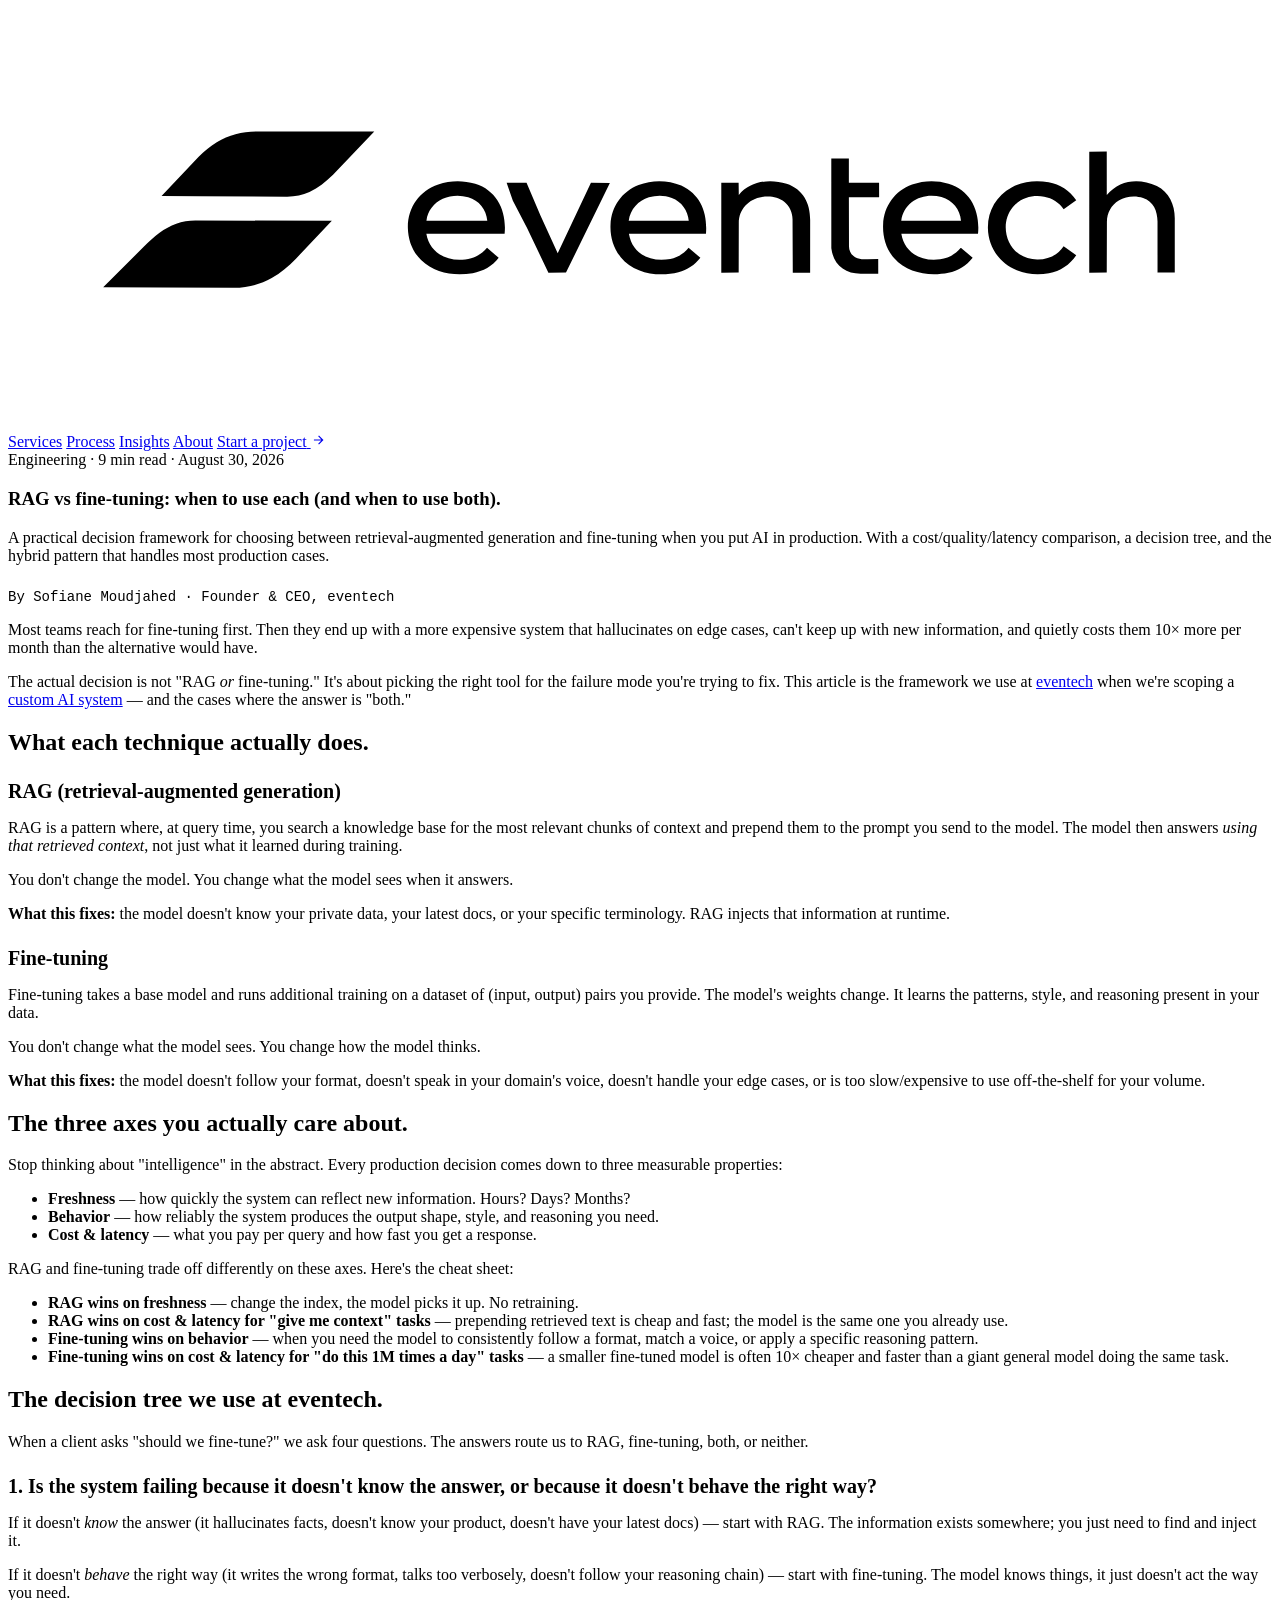
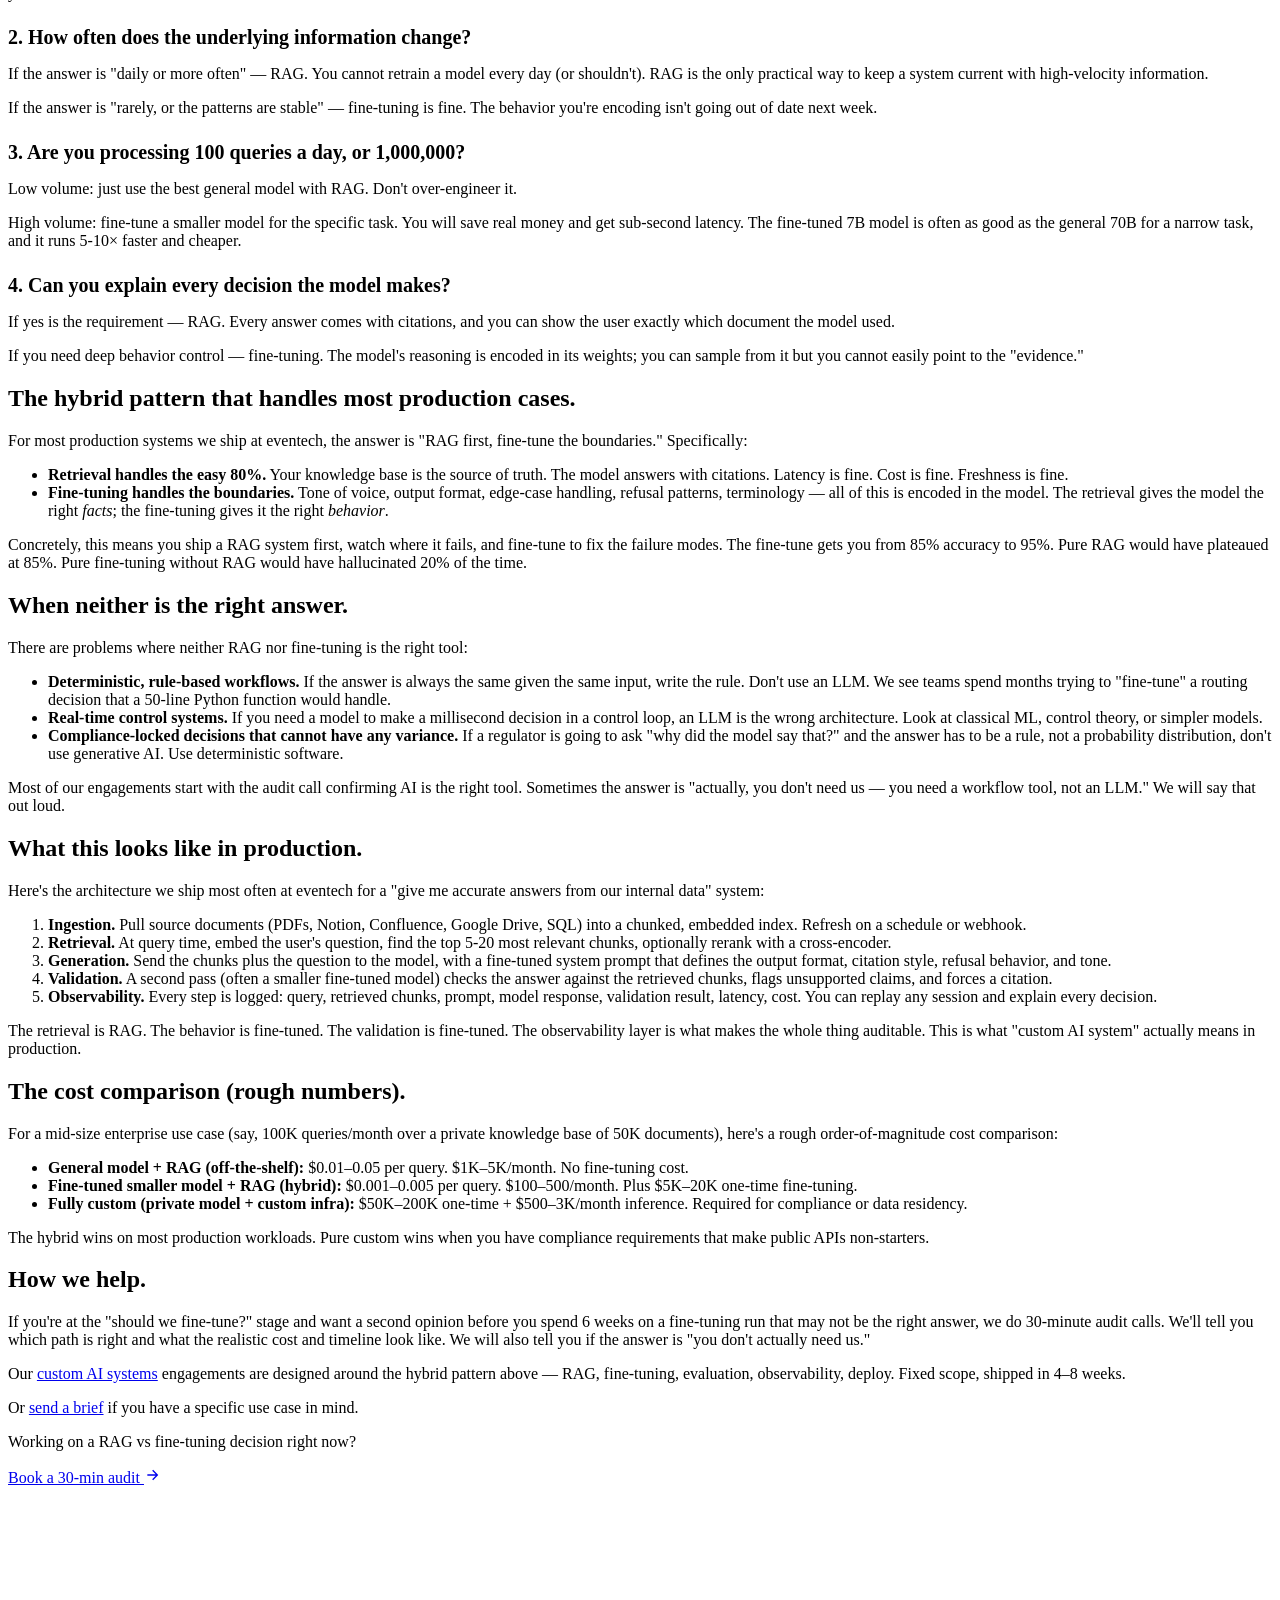
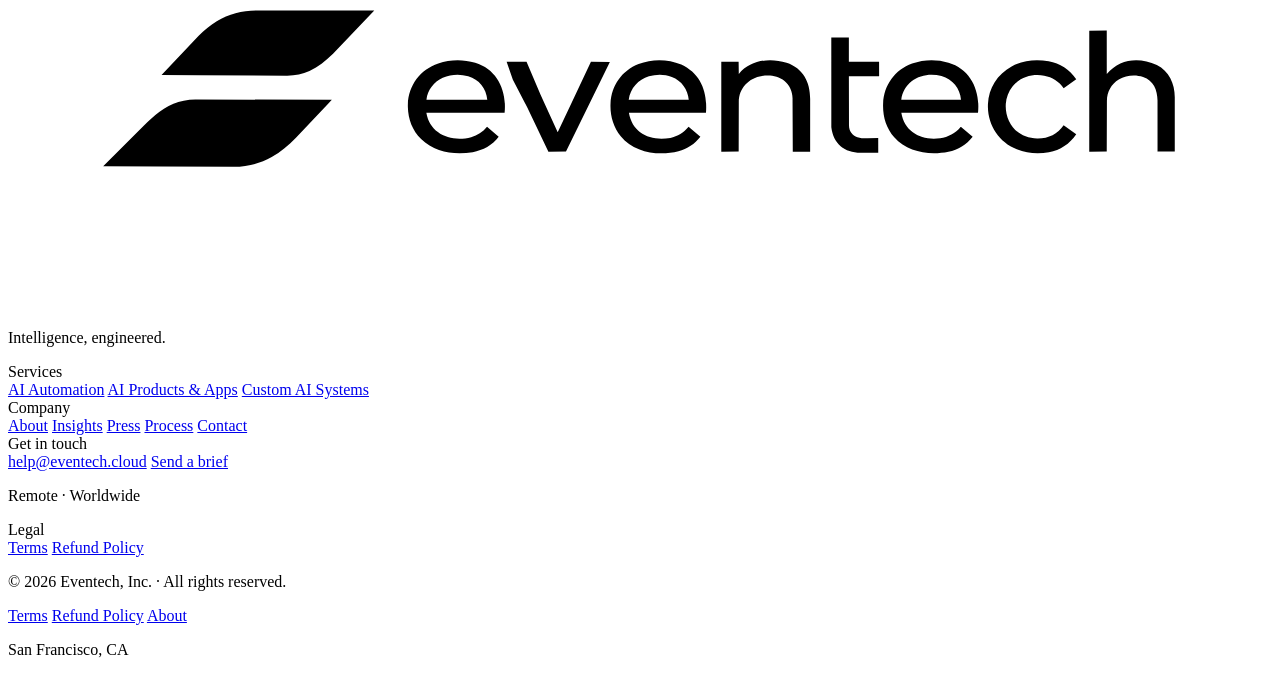
<file: insights/rag-vs-fine-tuning.html>
<!DOCTYPE html>
<html lang="en">
<head>
  <meta charset="UTF-8" />
  <meta name="viewport" content="width=device-width, initial-scale=1.0" />

  <!-- Primary SEO -->
  <title>RAG vs Fine-Tuning: When to Use Each (and When to Use Both) | Eventech</title>
  <meta name="title" content="RAG vs Fine-Tuning: When to Use Each (and When to Use Both) | Eventech" />
  <meta name="description" content="A practical decision framework for choosing between retrieval-augmented generation (RAG) and fine-tuning when you put AI in production. With a cost/quality/latency comparison, a decision tree, and the hybrid pattern we use most often at eventech." />
  <meta name="keywords" content="RAG vs fine-tuning, RAG vs fine tuning, retrieval augmented generation, fine-tuning LLM, when to use RAG, when to fine-tune, custom AI system, eventech, AI engineering" />
  <meta name="author" content="Sofiane Moudjahed" />
  <meta name="publisher" content="eventech, Inc." />
  <meta name="copyright" content="eventech, Inc." />
  <meta name="robots" content="index, follow, max-image-preview:large, max-snippet:-1, max-video-preview:-1" />
  <link rel="canonical" href="https://eventech.cloud/insights/rag-vs-fine-tuning.html" />
  <base href="https://eventech.cloud/" />

  <meta name="theme-color" content="#000000" />
  <meta name="color-scheme" content="light" />

  <!-- Open Graph -->
  <meta property="og:type" content="article" />
  <meta property="og:site_name" content="eventech" />
  <meta property="og:url" content="https://eventech.cloud/insights/rag-vs-fine-tuning.html" />
  <meta property="og:title" content="RAG vs Fine-Tuning: When to Use Each (and When to Use Both)" />
  <meta property="og:description" content="The decision framework we use at eventech to pick between RAG, fine-tuning, and the hybrid pattern that handles most production cases." />
  <meta property="og:image" content="https://eventech.cloud/og-image.svg" />
  <meta property="og:image:width" content="1200" />
  <meta property="og:image:height" content="630" />
  <meta property="og:image:alt" content="RAG vs fine-tuning — eventech" />
  <meta property="article:published_time" content="2026-08-30" />
  <meta property="article:modified_time" content="2026-08-30" />
  <meta property="article:author" content="Sofiane Moudjahed" />
  <meta property="article:section" content="Engineering" />
  <meta property="article:tag" content="RAG" />
  <meta property="article:tag" content="Fine-tuning" />
  <meta property="article:tag" content="LLM" />
  <meta property="article:tag" content="Production AI" />

  <!-- Twitter -->
  <meta name="twitter:card" content="summary_large_image" />
  <meta name="twitter:title" content="RAG vs Fine-Tuning: When to Use Each (and When to Use Both)" />
  <meta name="twitter:description" content="The decision framework we use at eventech to pick between RAG, fine-tuning, and the hybrid pattern that handles most production cases." />
  <meta name="twitter:image" content="https://eventech.cloud/og-image.svg" />

  <!-- JSON-LD: Article + BreadcrumbList + Person -->
  <script type="application/ld+json">
  {
    "@context": "https://schema.org",
    "@graph": [
      {
        "@type": "Article",
        "@id": "https://eventech.cloud/insights/rag-vs-fine-tuning.html#article",
        "headline": "RAG vs Fine-Tuning: When to Use Each (and When to Use Both)",
        "description": "A practical decision framework for choosing between retrieval-augmented generation (RAG) and fine-tuning when you put AI in production. With a cost/quality/latency comparison, a decision tree, and the hybrid pattern we use most often at eventech.",
        "author": { "@id": "https://eventech.cloud/#person" },
        "publisher": { "@id": "https://eventech.cloud/#organization" },
        "datePublished": "2026-08-30",
        "dateModified": "2026-08-30",
        "mainEntityOfPage": "https://eventech.cloud/insights/rag-vs-fine-tuning.html",
        "image": "https://eventech.cloud/og-image.svg",
        "articleSection": "Engineering",
        "keywords": "RAG, fine-tuning, LLM, retrieval augmented generation, custom AI",
        "wordCount": 2100,
        "inLanguage": "en-US"
      },
      {
        "@type": "BreadcrumbList",
        "itemListElement": [
          { "@type": "ListItem", "position": 1, "name": "Home", "item": "https://eventech.cloud/" },
          { "@type": "ListItem", "position": 2, "name": "Insights", "item": "https://eventech.cloud/insights/" },
          { "@type": "ListItem", "position": 3, "name": "RAG vs Fine-Tuning", "item": "https://eventech.cloud/insights/rag-vs-fine-tuning.html" }
        ]
      },
      {
        "@type": "Person",
        "@id": "https://eventech.cloud/#person",
        "name": "Sofiane Moudjahed",
        "jobTitle": "Founder & CEO",
        "worksFor": { "@id": "https://eventech.cloud/#organization" },
        "url": "https://eventech.cloud/about.html",
        "sameAs": ["https://github.com/sofianegithu"]
      }
    ]
  }
  </script>

  <link rel="preconnect" href="https://fonts.googleapis.com" />
  <link rel="preconnect" href="https://fonts.gstatic.com" crossorigin />
  <link rel="preload" as="style" href="https://fonts.googleapis.com/css2?family=Inter:wght@300;400;500;600;700;800;900&family=JetBrains+Mono:wght@400;500&display=swap" />
  <link rel="stylesheet" href="../styles.css" />
  <link rel="icon" href="../favicon.svg" type="image/svg+xml" />
  <link rel="alternate" type="text/plain" href="../llms.txt" title="LLM-readable site summary" />
</head>
<body>
  <div class="noise" aria-hidden="true"></div>
  <div class="cursor-dot" aria-hidden="true"></div>

  <header class="nav">
    <div class="nav__inner">
      <a href="../" class="nav__logo" aria-label="Eventech home">
        <span class="nav__logo-mark" aria-hidden="true">
          <svg viewBox="0 0 2172 724" xmlns="http://www.w3.org/2000/svg">
            <path d="M387.48,480.88l-123.69-.54-100.25-.41,69.67-69.6c8.84-8.83,17.35-16.35,27.19-24.05,17.96-13.32,38.56-21.29,61.83-21.22l234.24.7-61.66,64.97c-12.58,13.25-26.04,24.08-41.65,33.42-20.18,11.11-41.74,16.83-65.69,16.72Z"/>
            <path d="M479.41,324.16l-148.55-.81-67.04-.31,63.82-67.28c9.41-9.92,19.76-17.71,31.06-24.96,21.2-13.19,44.33-18.68,69.43-18.66l201.26.19-70.88,74.01c-12.47,12.03-24.94,22.28-40.44,29.79-12.17,5.08-24.43,8.10-38.66,8.03Z"/>
            <path d="M823.16,412.08l20.01,17.22c-10.83,14.45-26.71,23.24-44.59,26.33-31.57,5.46-65.3.11-88.7-22.52-15.1-14.6-22.25-34.09-22.78-55.02-.88-34.48,19.48-63.90,52.23-75.01,20.43-6.93,42.66-7.43,63.51-1.02,37.95,11.67,54.29,47.58,50.51,86.03l-134.47.03c5.82,36.57,42.87,51.10,76.99,41.82,10.77-2.93,19.64-8.73,27.29-17.86ZM823.58,365.57c-1.69-19.4-14.14-35.06-32.78-40.44-14.63-4.23-29.95-3.42-43.74,2.84-15.47,7.21-26.05,20.97-28.03,37.65l104.54-.05Z"/>
            <path d="M1169.47,412.17l20.31,17c-9.75,12.31-22.42,21.10-37.69,24.93-34.11,8.56-76.26,2.44-99.19-25.97-12.99-16.09-18.59-35.98-17.52-56.48,1.59-30.43,19.62-56.11,48.15-67.38,23.54-9.30,49.94-8.75,73.37.59,33.87,15.94,45.16,47.19,42.46,83.23l-132.39.02c5.79,35.22,36.98,49.24,71.14,43.12,12.49-2.60,23.28-8.97,31.36-19.05ZM1169.75,365.55c-1.51-17.86-12.19-33.01-29.08-39.27-12.66-4.90-26.28-4.83-39.34-1.13-18.32,5.74-31.94,20.47-34.73,40.50l103.15-.11Z"/>
            <path d="M1637.25,412.09l20.4,16.99c-10.74,13.48-24.94,22.47-41.65,25.93-32.77,6.78-70.46.73-93.11-24.85-14.33-16.18-20.04-36.62-19.13-58.17,1.31-31.30,20.23-57.78,49.81-68.56,20.08-7.32,41.92-7.69,62.54-1.62,38.08,11.20,54.51,47.36,50.74,86.26l-131.79.06c5.24,32.93,34.47,48.23,66.74,43.70,13.88-2.02,25.97-8.15,35.46-19.74ZM1637.61,365.55c-1.63-19.58-14.42-35.42-33.5-40.79-31.04-8.73-65.06,7.33-69.15,40.86l102.66-.07Z"/>
            <path d="M1975.32,454.76l-.03-87.7c-.31-18.57-6.9-34.84-24.78-40.76-13.69-4.54-29.15-3.13-41.8,4.5s-20.33,21.32-20.38,36.29l-.28,87.62-30.06.03.02-207.85,30.05-.09.05,74.73c22.23-26.83,55.57-29.51,86.03-15.79,20.85,10.69,30.79,32.03,30.79,55.28v93.59s-29.62.13-29.62.13Z"/>
            <path d="M1334.34,333.32c-11.22-9.13-25.1-10.60-38.6-8.73-22.67,3.13-39.92,21.1-39.97,44.51l-.2,85.54-29.88.16v-154.33s29.78-.03,29.78-.03l.31,20.82c19.78-24.13,53.64-28.37,82.06-19.08s40.57,33.28,40.56,61.91l-.03,90.66-29.83.05-.42-91.69c-.05-11.44-5.01-22.66-13.76-29.78Z"/>
            <polygon points="1034.21 300.67 958.84 454.63 928.61 454.86 891.93 378.16 867.55 331.36 856.82 300.49 891.03 300.35 914.76 356.19 944.57 421.56 1001.7 300.44 1034.21 300.67"/>
            <path d="M1768.46,432.12c18.89.4,35.05-7.35,45.5-22.71l21.65,15.44c-11.18,16.62-27.46,27.45-46.86,30.93-18.75,3.36-37.79,2.04-55.28-5.08-30.23-12.30-49.13-40.18-49.64-72.72-.47-29.49,14.73-55.45,40.74-69.60,19.43-10.57,41.84-12.87,63.68-8.77,19.39,3.84,35.74,13.98,47.37,30.7l-21.62,15.38c-8.23-11.72-19.55-18.97-33.42-21.46-19.93-3.73-41.1,2.17-54.15,18.18-13.74,16.85-15.38,40-6.4,59.59,8.66,18.91,27.15,29.68,48.44,30.13Z"/>
            <path d="M1459.65,429.85c5.8,1.89,11.68,2.13,17.32,1.95l18.37-.58.06,25.47-30.34-.11c-27.54-.10-46.95-15.51-50.28-43.84l-.07-154.13h30.19s.05,41.77.05,41.77l51.88.08.09,24.63-51.99.02.2,84.66c.02,9.31,5.77,17.23,14.52,20.08Z"/>
          </svg>
        </span>
      </a>
      <nav class="nav__links" aria-label="Primary">
        <a href="../#services">Services</a>
        <a href="../#process">Process</a>
        <a href="./">Insights</a>
        <a href="../about.html">About</a>
        <a href="../#contact" class="nav__cta">
          <span>Start a project</span>
          <svg width="14" height="14" viewBox="0 0 24 24" fill="none" stroke="currentColor" stroke-width="2"><path d="M5 12h14M13 5l7 7-7 7"/></svg>
        </a>
      </nav>
    </div>
  </header>

  <main id="top">
    <article>
      <section class="page-hero">
        <div class="container">
          <div class="page-hero__eyebrow">
            <span class="page-hero__num">Engineering</span>
            <span>· 9 min read · August 30, 2026</span>
          </div>
          <h1 class="page-hero__title">RAG vs fine-tuning: when to use each (and when to use both).</h1>
          <p class="page-hero__sub">A practical decision framework for choosing between retrieval-augmented generation and fine-tuning when you put AI in production. With a cost/quality/latency comparison, a decision tree, and the hybrid pattern that handles most production cases.</p>
          <p style="margin-top: 24px; font-size: 14px; color: var(--muted); font-family: 'JetBrains Mono', monospace;">By Sofiane Moudjahed · Founder &amp; CEO, eventech</p>
        </div>
      </section>

      <section class="legal">
        <div class="container">
          <div class="legal__body">
            <div class="legal__section">
              <p>Most teams reach for fine-tuning first. Then they end up with a more expensive system that hallucinates on edge cases, can't keep up with new information, and quietly costs them 10× more per month than the alternative would have.</p>
              <p>The actual decision is not "RAG <em>or</em> fine-tuning." It's about picking the right tool for the failure mode you're trying to fix. This article is the framework we use at <a href="../">eventech</a> when we're scoping a <a href="../services/custom-ai-systems.html">custom AI system</a> — and the cases where the answer is "both."</p>
            </div>

            <div class="legal__section">
              <h2 class="legal__h2">What each technique actually does.</h2>

              <h3 style="font-size: 20px; font-weight: 600; margin: 24px 0 12px; color: var(--ink);">RAG (retrieval-augmented generation)</h3>
              <p>RAG is a pattern where, at query time, you search a knowledge base for the most relevant chunks of context and prepend them to the prompt you send to the model. The model then answers <em>using that retrieved context</em>, not just what it learned during training.</p>
              <p>You don't change the model. You change what the model sees when it answers.</p>
              <p><strong>What this fixes:</strong> the model doesn't know your private data, your latest docs, or your specific terminology. RAG injects that information at runtime.</p>

              <h3 style="font-size: 20px; font-weight: 600; margin: 24px 0 12px; color: var(--ink);">Fine-tuning</h3>
              <p>Fine-tuning takes a base model and runs additional training on a dataset of (input, output) pairs you provide. The model's weights change. It learns the patterns, style, and reasoning present in your data.</p>
              <p>You don't change what the model sees. You change how the model thinks.</p>
              <p><strong>What this fixes:</strong> the model doesn't follow your format, doesn't speak in your domain's voice, doesn't handle your edge cases, or is too slow/expensive to use off-the-shelf for your volume.</p>
            </div>

            <div class="legal__section">
              <h2 class="legal__h2">The three axes you actually care about.</h2>
              <p>Stop thinking about "intelligence" in the abstract. Every production decision comes down to three measurable properties:</p>
              <ul>
                <li><strong>Freshness</strong> — how quickly the system can reflect new information. Hours? Days? Months?</li>
                <li><strong>Behavior</strong> — how reliably the system produces the output shape, style, and reasoning you need.</li>
                <li><strong>Cost &amp; latency</strong> — what you pay per query and how fast you get a response.</li>
              </ul>
              <p>RAG and fine-tuning trade off differently on these axes. Here's the cheat sheet:</p>
              <ul>
                <li><strong>RAG wins on freshness</strong> — change the index, the model picks it up. No retraining.</li>
                <li><strong>RAG wins on cost &amp; latency for "give me context" tasks</strong> — prepending retrieved text is cheap and fast; the model is the same one you already use.</li>
                <li><strong>Fine-tuning wins on behavior</strong> — when you need the model to consistently follow a format, match a voice, or apply a specific reasoning pattern.</li>
                <li><strong>Fine-tuning wins on cost &amp; latency for "do this 1M times a day" tasks</strong> — a smaller fine-tuned model is often 10× cheaper and faster than a giant general model doing the same task.</li>
              </ul>
            </div>

            <div class="legal__section">
              <h2 class="legal__h2">The decision tree we use at eventech.</h2>
              <p>When a client asks "should we fine-tune?" we ask four questions. The answers route us to RAG, fine-tuning, both, or neither.</p>

              <h3 style="font-size: 20px; font-weight: 600; margin: 24px 0 12px; color: var(--ink);">1. Is the system failing because it doesn't know the answer, or because it doesn't behave the right way?</h3>
              <p>If it doesn't <em>know</em> the answer (it hallucinates facts, doesn't know your product, doesn't have your latest docs) — start with RAG. The information exists somewhere; you just need to find and inject it.</p>
              <p>If it doesn't <em>behave</em> the right way (it writes the wrong format, talks too verbosely, doesn't follow your reasoning chain) — start with fine-tuning. The model knows things, it just doesn't act the way you need.</p>

              <h3 style="font-size: 20px; font-weight: 600; margin: 24px 0 12px; color: var(--ink);">2. How often does the underlying information change?</h3>
              <p>If the answer is "daily or more often" — RAG. You cannot retrain a model every day (or shouldn't). RAG is the only practical way to keep a system current with high-velocity information.</p>
              <p>If the answer is "rarely, or the patterns are stable" — fine-tuning is fine. The behavior you're encoding isn't going out of date next week.</p>

              <h3 style="font-size: 20px; font-weight: 600; margin: 24px 0 12px; color: var(--ink);">3. Are you processing 100 queries a day, or 1,000,000?</h3>
              <p>Low volume: just use the best general model with RAG. Don't over-engineer it.</p>
              <p>High volume: fine-tune a smaller model for the specific task. You will save real money and get sub-second latency. The fine-tuned 7B model is often as good as the general 70B for a narrow task, and it runs 5-10× faster and cheaper.</p>

              <h3 style="font-size: 20px; font-weight: 600; margin: 24px 0 12px; color: var(--ink);">4. Can you explain every decision the model makes?</h3>
              <p>If yes is the requirement — RAG. Every answer comes with citations, and you can show the user exactly which document the model used.</p>
              <p>If you need deep behavior control — fine-tuning. The model's reasoning is encoded in its weights; you can sample from it but you cannot easily point to the "evidence."</p>
            </div>

            <div class="legal__section">
              <h2 class="legal__h2">The hybrid pattern that handles most production cases.</h2>
              <p>For most production systems we ship at eventech, the answer is "RAG first, fine-tune the boundaries." Specifically:</p>
              <ul>
                <li><strong>Retrieval handles the easy 80%.</strong> Your knowledge base is the source of truth. The model answers with citations. Latency is fine. Cost is fine. Freshness is fine.</li>
                <li><strong>Fine-tuning handles the boundaries.</strong> Tone of voice, output format, edge-case handling, refusal patterns, terminology — all of this is encoded in the model. The retrieval gives the model the right <em>facts</em>; the fine-tuning gives it the right <em>behavior</em>.</li>
              </ul>
              <p>Concretely, this means you ship a RAG system first, watch where it fails, and fine-tune to fix the failure modes. The fine-tune gets you from 85% accuracy to 95%. Pure RAG would have plateaued at 85%. Pure fine-tuning without RAG would have hallucinated 20% of the time.</p>
            </div>

            <div class="legal__section">
              <h2 class="legal__h2">When neither is the right answer.</h2>
              <p>There are problems where neither RAG nor fine-tuning is the right tool:</p>
              <ul>
                <li><strong>Deterministic, rule-based workflows.</strong> If the answer is always the same given the same input, write the rule. Don't use an LLM. We see teams spend months trying to "fine-tune" a routing decision that a 50-line Python function would handle.</li>
                <li><strong>Real-time control systems.</strong> If you need a model to make a millisecond decision in a control loop, an LLM is the wrong architecture. Look at classical ML, control theory, or simpler models.</li>
                <li><strong>Compliance-locked decisions that cannot have any variance.</strong> If a regulator is going to ask "why did the model say that?" and the answer has to be a rule, not a probability distribution, don't use generative AI. Use deterministic software.</li>
              </ul>
              <p>Most of our engagements start with the audit call confirming AI is the right tool. Sometimes the answer is "actually, you don't need us — you need a workflow tool, not an LLM." We will say that out loud.</p>
            </div>

            <div class="legal__section">
              <h2 class="legal__h2">What this looks like in production.</h2>
              <p>Here's the architecture we ship most often at eventech for a "give me accurate answers from our internal data" system:</p>
              <ol>
                <li><strong>Ingestion.</strong> Pull source documents (PDFs, Notion, Confluence, Google Drive, SQL) into a chunked, embedded index. Refresh on a schedule or webhook.</li>
                <li><strong>Retrieval.</strong> At query time, embed the user's question, find the top 5-20 most relevant chunks, optionally rerank with a cross-encoder.</li>
                <li><strong>Generation.</strong> Send the chunks plus the question to the model, with a fine-tuned system prompt that defines the output format, citation style, refusal behavior, and tone.</li>
                <li><strong>Validation.</strong> A second pass (often a smaller fine-tuned model) checks the answer against the retrieved chunks, flags unsupported claims, and forces a citation.</li>
                <li><strong>Observability.</strong> Every step is logged: query, retrieved chunks, prompt, model response, validation result, latency, cost. You can replay any session and explain every decision.</li>
              </ol>
              <p>The retrieval is RAG. The behavior is fine-tuned. The validation is fine-tuned. The observability layer is what makes the whole thing auditable. This is what "custom AI system" actually means in production.</p>
            </div>

            <div class="legal__section">
              <h2 class="legal__h2">The cost comparison (rough numbers).</h2>
              <p>For a mid-size enterprise use case (say, 100K queries/month over a private knowledge base of 50K documents), here's a rough order-of-magnitude cost comparison:</p>
              <ul>
                <li><strong>General model + RAG (off-the-shelf):</strong> $0.01–0.05 per query. $1K–5K/month. No fine-tuning cost.</li>
                <li><strong>Fine-tuned smaller model + RAG (hybrid):</strong> $0.001–0.005 per query. $100–500/month. Plus $5K–20K one-time fine-tuning.</li>
                <li><strong>Fully custom (private model + custom infra):</strong> $50K–200K one-time + $500–3K/month inference. Required for compliance or data residency.</li>
              </ul>
              <p>The hybrid wins on most production workloads. Pure custom wins when you have compliance requirements that make public APIs non-starters.</p>
            </div>

            <div class="legal__section">
              <h2 class="legal__h2">How we help.</h2>
              <p>If you're at the "should we fine-tune?" stage and want a second opinion before you spend 6 weeks on a fine-tuning run that may not be the right answer, we do 30-minute audit calls. We'll tell you which path is right and what the realistic cost and timeline look like. We will also tell you if the answer is "you don't actually need us."</p>
              <p>Our <a href="../services/custom-ai-systems.html">custom AI systems</a> engagements are designed around the hybrid pattern above — RAG, fine-tuning, evaluation, observability, deploy. Fixed scope, shipped in 4–8 weeks.</p>
              <p>Or <a href="../#contact">send a brief</a> if you have a specific use case in mind.</p>
            </div>
          </div>
        </div>
      </section>
    </article>

    <section class="legal-cta">
      <p>Working on a RAG vs fine-tuning decision right now?</p>
      <a href="../#contact" class="btn btn--primary">
        <span>Book a 30-min audit</span>
        <svg width="16" height="16" viewBox="0 0 24 24" fill="none" stroke="currentColor" stroke-width="2"><path d="M5 12h14M13 5l7 7-7 7"/></svg>
      </a>
    </section>
  </main>

  <footer class="footer">
    <div class="container">
      <div class="footer__top">
        <div class="footer__brand">
          <a href="../" class="nav__logo">
            <span class="nav__logo-mark footer__logo-mark" aria-hidden="true">
              <svg viewBox="0 0 2172 724" xmlns="http://www.w3.org/2000/svg">
                <path d="M387.48,480.88l-123.69-.54-100.25-.41,69.67-69.6c8.84-8.83,17.35-16.35,27.19-24.05,17.96-13.32,38.56-21.29,61.83-21.22l234.24.7-61.66,64.97c-12.58,13.25-26.04,24.08-41.65,33.42-20.18,11.11-41.74,16.83-65.69,16.72Z"/>
                <path d="M479.41,324.16l-148.55-.81-67.04-.31,63.82-67.28c9.41-9.92,19.76-17.71,31.06-24.96,21.2-13.19,44.33-18.68,69.43-18.66l201.26.19-70.88,74.01c-12.47,12.03-24.94,22.28-40.44,29.79-12.17,5.08-24.43,8.10-38.66,8.03Z"/>
                <path d="M823.16,412.08l20.01,17.22c-10.83,14.45-26.71,23.24-44.59,26.33-31.57,5.46-65.3.11-88.7-22.52-15.1-14.6-22.25-34.09-22.78-55.02-.88-34.48,19.48-63.90,52.23-75.01,20.43-6.93,42.66-7.43,63.51-1.02,37.95,11.67,54.29,47.58,50.51,86.03l-134.47.03c5.82,36.57,42.87,51.10,76.99,41.82,10.77-2.93,19.64-8.73,27.29-17.86ZM823.58,365.57c-1.69-19.4-14.14-35.06-32.78-40.44-14.63-4.23-29.95-3.42-43.74,2.84-15.47,7.21-26.05,20.97-28.03,37.65l104.54-.05Z"/>
                <path d="M1169.47,412.17l20.31,17c-9.75,12.31-22.42,21.10-37.69,24.93-34.11,8.56-76.26,2.44-99.19-25.97-12.99-16.09-18.59-35.98-17.52-56.48,1.59-30.43,19.62-56.11,48.15-67.38,23.54-9.30,49.94-8.75,73.37.59,33.87,15.94,45.16,47.19,42.46,83.23l-132.39.02c5.79,35.22,36.98,49.24,71.14,43.12,12.49-2.60,23.28-8.97,31.36-19.05ZM1169.75,365.55c-1.51-17.86-12.19-33.01-29.08-39.27-12.66-4.90-26.28-4.83-39.34-1.13-18.32,5.74-31.94,20.47-34.73,40.50l103.15-.11Z"/>
                <path d="M1637.25,412.09l20.4,16.99c-10.74,13.48-24.94,22.47-41.65,25.93-32.77,6.78-70.46.73-93.11-24.85-14.33-16.18-20.04-36.62-19.13-58.17,1.31-31.30,20.23-57.78,49.81-68.56,20.08-7.32,41.92-7.69,62.54-1.62,38.08,11.20,54.51,47.36,50.74,86.26l-131.79.06c5.24,32.93,34.47,48.23,66.74,43.70,13.88-2.02,25.97-8.15,35.46-19.74ZM1637.61,365.55c-1.63-19.58-14.42-35.42-33.5-40.79-31.04-8.73-65.06,7.33-69.15,40.86l102.66-.07Z"/>
                <path d="M1975.32,454.76l-.03-87.7c-.31-18.57-6.9-34.84-24.78-40.76-13.69-4.54-29.15-3.13-41.8,4.5s-20.33,21.32-20.38,36.29l-.28,87.62-30.06.03.02-207.85,30.05-.09.05,74.73c22.23-26.83,55.57-29.51,86.03-15.79,20.85,10.69,30.79,32.03,30.79,55.28v93.59s-29.62.13-29.62.13Z"/>
                <path d="M1334.34,333.32c-11.22-9.13-25.1-10.60-38.6-8.73-22.67,3.13-39.92,21.1-39.97,44.51l-.2,85.54-29.88.16v-154.33s29.78-.03,29.78-.03l.31,20.82c19.78-24.13,53.64-28.37,82.06-19.08s40.57,33.28,40.56,61.91l-.03,90.66-29.83.05-.42-91.69c-.05-11.44-5.01-22.66-13.76-29.78Z"/>
                <polygon points="1034.21 300.67 958.84 454.63 928.61 454.86 891.93 378.16 867.55 331.36 856.82 300.49 891.03 300.35 914.76 356.19 944.57 421.56 1001.7 300.44 1034.21 300.67"/>
                <path d="M1768.46,432.12c18.89.4,35.05-7.35,45.5-22.71l21.65,15.44c-11.18,16.62-27.46,27.45-46.86,30.93-18.75,3.36-37.79,2.04-55.28-5.08-30.23-12.30-49.13-40.18-49.64-72.72-.47-29.49,14.73-55.45,40.74-69.60,19.43-10.57,41.84-12.87,63.68-8.77,19.39,3.84,35.74,13.98,47.37,30.7l-21.62,15.38c-8.23-11.72-19.55-18.97-33.42-21.46-19.93-3.73-41.1,2.17-54.15,18.18-13.74,16.85-15.38,40-6.4,59.59,8.66,18.91,27.15,29.68,48.44,30.13Z"/>
                <path d="M1459.65,429.85c5.8,1.89,11.68,2.13,17.32,1.95l18.37-.58.06,25.47-30.34-.11c-27.54-.10-46.95-15.51-50.28-43.84l-.07-154.13h30.19s.05,41.77.05,41.77l51.88.08.09,24.63-51.99.02.2,84.66c.02,9.31,5.77,17.23,14.52,20.08Z"/>
              </svg>
            </span>
          </a>
          <p>Intelligence, engineered.</p>
        </div>
        <div class="footer__col">
          <div class="footer__col-title">Services</div>
          <a href="../services/ai-automation-for-operations.html">AI Automation</a>
          <a href="../services/ai-product-development.html">AI Products & Apps</a>
          <a href="../services/custom-ai-systems.html">Custom AI Systems</a>
        </div>
        <div class="footer__col">
          <div class="footer__col-title">Company</div>
          <a href="../about.html">About</a>
          <a href="./">Insights</a>
          <a href="../press.html">Press</a>
          <a href="../#process">Process</a>
          <a href="../#contact">Contact</a>
        </div>
        <div class="footer__col">
          <div class="footer__col-title">Get in touch</div>
          <a href="mailto:help@eventech.cloud">help@eventech.cloud</a>
          <a href="../#contact">Send a brief</a>
          <p>Remote · Worldwide</p>
        </div>
        <div class="footer__col">
          <div class="footer__col-title">Legal</div>
          <a href="../terms.html">Terms</a>
          <a href="../refund.html">Refund Policy</a>
        </div>
      </div>
      <div class="footer__bottom">
        <p>© 2026 Eventech, Inc. · All rights reserved.</p>
        <nav class="footer__bottom-links" aria-label="Legal">
          <a href="../terms.html">Terms</a>
          <a href="../refund.html">Refund Policy</a>
          <a href="../about.html">About</a>
        </nav>
        <p>San Francisco, CA</p>
      </div>
    </div>
  </footer>
</body>
</html>
</file>
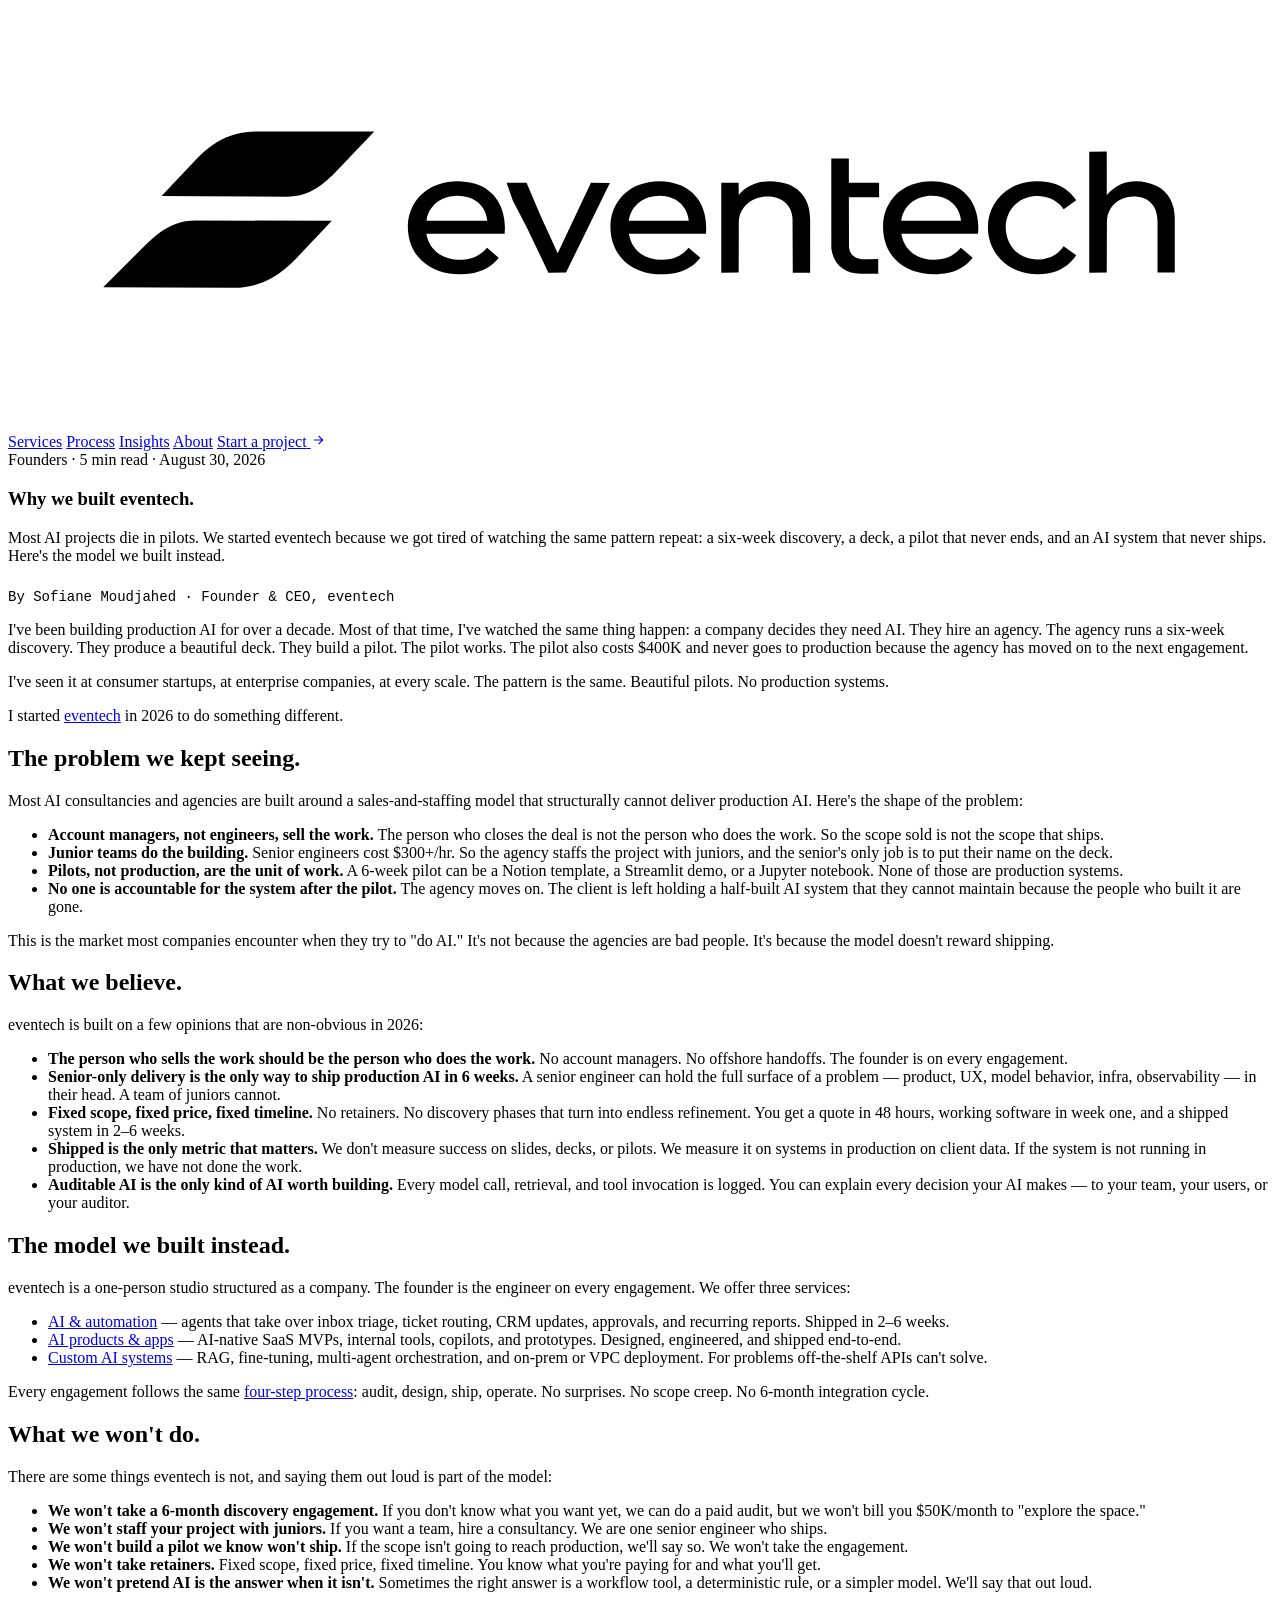
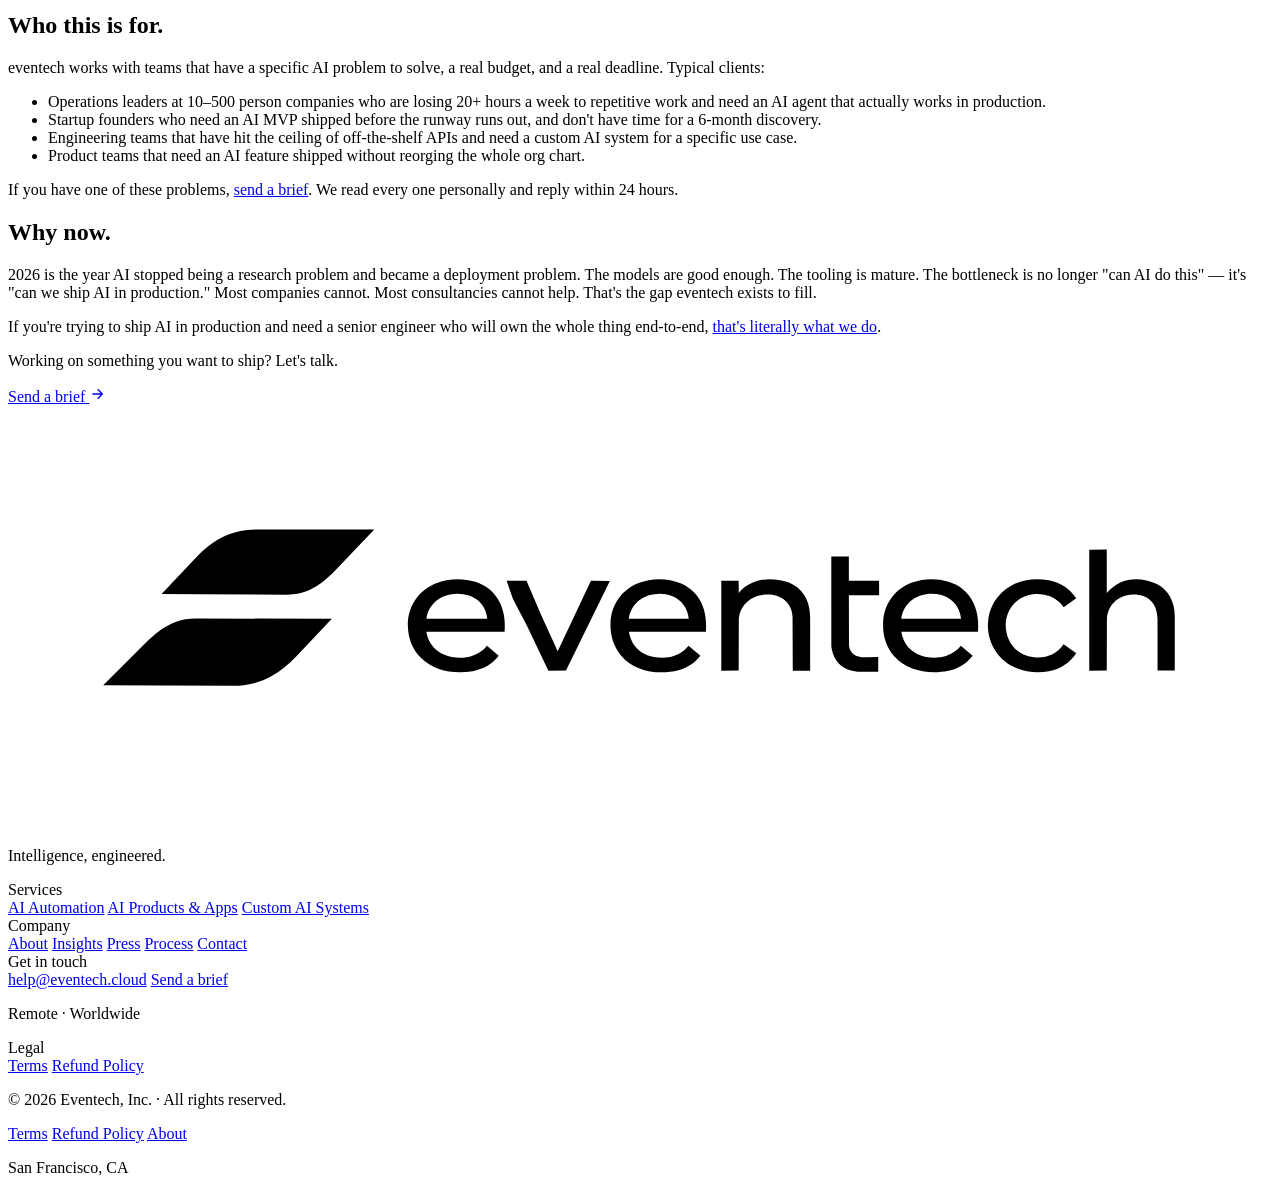
<file: insights/why-we-built-eventech.html>
<!DOCTYPE html>
<html lang="en">
<head>
  <meta charset="UTF-8" />
  <meta name="viewport" content="width=device-width, initial-scale=1.0" />

  <!-- Primary SEO -->
  <title>Why We Built Eventech | Eventech Insights</title>
  <meta name="title" content="Why We Built Eventech | Eventech Insights" />
  <meta name="description" content="Why we started eventech in 2026 — the AI projects that die in pilots, the agencies that won't ship, and the senior-only model we built instead. By Sofiane Moudjahed, founder." />
  <meta name="keywords" content="eventech launch, why we built eventech, AI studio, senior AI delivery, AI consulting, AI agency, Sofiane Moudjahed, San Francisco AI studio" />
  <meta name="author" content="Sofiane Moudjahed" />
  <meta name="publisher" content="eventech, Inc." />
  <meta name="copyright" content="eventech, Inc." />
  <meta name="robots" content="index, follow, max-image-preview:large, max-snippet:-1, max-video-preview:-1" />
  <link rel="canonical" href="https://eventech.cloud/insights/why-we-built-eventech.html" />
  <base href="https://eventech.cloud/" />

  <meta name="theme-color" content="#000000" />
  <meta name="color-scheme" content="light" />

  <!-- Open Graph -->
  <meta property="og:type" content="article" />
  <meta property="og:site_name" content="eventech" />
  <meta property="og:url" content="https://eventech.cloud/insights/why-we-built-eventech.html" />
  <meta property="og:title" content="Why We Built Eventech" />
  <meta property="og:description" content="Why we started eventech in 2026 — the AI projects that die in pilots, the agencies that won't ship, and the senior-only model we built instead." />
  <meta property="og:image" content="https://eventech.cloud/og-image.svg" />
  <meta property="og:image:width" content="1200" />
  <meta property="og:image:height" content="630" />
  <meta property="og:image:alt" content="Why we built eventech" />
  <meta property="article:published_time" content="2026-08-30" />
  <meta property="article:modified_time" content="2026-08-30" />
  <meta property="article:author" content="Sofiane Moudjahed" />
  <meta property="article:section" content="Founders" />
  <meta property="article:tag" content="AI studio" />
  <meta property="article:tag" content="Senior-only" />
  <meta property="article:tag" content="AI delivery" />

  <!-- Twitter -->
  <meta name="twitter:card" content="summary_large_image" />
  <meta name="twitter:title" content="Why We Built Eventech" />
  <meta name="twitter:description" content="Why we started eventech in 2026 — the AI projects that die in pilots, the agencies that won't ship, and the senior-only model we built instead." />
  <meta name="twitter:image" content="https://eventech.cloud/og-image.svg" />

  <!-- JSON-LD: Article + BreadcrumbList + Person -->
  <script type="application/ld+json">
  {
    "@context": "https://schema.org",
    "@graph": [
      {
        "@type": "Article",
        "@id": "https://eventech.cloud/insights/why-we-built-eventech.html#article",
        "headline": "Why We Built Eventech",
        "description": "Why we started eventech in 2026 — the AI projects that die in pilots, the agencies that won't ship, and the senior-only model we built instead.",
        "author": { "@id": "https://eventech.cloud/#person" },
        "publisher": { "@id": "https://eventech.cloud/#organization" },
        "datePublished": "2026-08-30",
        "dateModified": "2026-08-30",
        "mainEntityOfPage": "https://eventech.cloud/insights/why-we-built-eventech.html",
        "image": "https://eventech.cloud/og-image.svg",
        "articleSection": "Founders",
        "keywords": "eventech, AI studio, senior-only, AI delivery, launch",
        "wordCount": 1500,
        "inLanguage": "en-US"
      },
      {
        "@type": "BreadcrumbList",
        "itemListElement": [
          { "@type": "ListItem", "position": 1, "name": "Home", "item": "https://eventech.cloud/" },
          { "@type": "ListItem", "position": 2, "name": "Insights", "item": "https://eventech.cloud/insights/" },
          { "@type": "ListItem", "position": 3, "name": "Why We Built Eventech", "item": "https://eventech.cloud/insights/why-we-built-eventech.html" }
        ]
      }
    ]
  }
  </script>

  <link rel="preconnect" href="https://fonts.googleapis.com" />
  <link rel="preconnect" href="https://fonts.gstatic.com" crossorigin />
  <link rel="preload" as="style" href="https://fonts.googleapis.com/css2?family=Inter:wght@300;400;500;600;700;800;900&family=JetBrains+Mono:wght@400;500&display=swap" />
  <link rel="stylesheet" href="../styles.css" />
  <link rel="icon" href="../favicon.svg" type="image/svg+xml" />
  <link rel="alternate" type="text/plain" href="../llms.txt" title="LLM-readable site summary" />
</head>
<body>
  <div class="noise" aria-hidden="true"></div>
  <div class="cursor-dot" aria-hidden="true"></div>

  <header class="nav">
    <div class="nav__inner">
      <a href="../" class="nav__logo" aria-label="Eventech home">
        <span class="nav__logo-mark" aria-hidden="true">
          <svg viewBox="0 0 2172 724" xmlns="http://www.w3.org/2000/svg">
            <path d="M387.48,480.88l-123.69-.54-100.25-.41,69.67-69.6c8.84-8.83,17.35-16.35,27.19-24.05,17.96-13.32,38.56-21.29,61.83-21.22l234.24.7-61.66,64.97c-12.58,13.25-26.04,24.08-41.65,33.42-20.18,11.11-41.74,16.83-65.69,16.72Z"/>
            <path d="M479.41,324.16l-148.55-.81-67.04-.31,63.82-67.28c9.41-9.92,19.76-17.71,31.06-24.96,21.2-13.19,44.33-18.68,69.43-18.66l201.26.19-70.88,74.01c-12.47,12.03-24.94,22.28-40.44,29.79-12.17,5.08-24.43,8.10-38.66,8.03Z"/>
            <path d="M823.16,412.08l20.01,17.22c-10.83,14.45-26.71,23.24-44.59,26.33-31.57,5.46-65.3.11-88.7-22.52-15.1-14.6-22.25-34.09-22.78-55.02-.88-34.48,19.48-63.90,52.23-75.01,20.43-6.93,42.66-7.43,63.51-1.02,37.95,11.67,54.29,47.58,50.51,86.03l-134.47.03c5.82,36.57,42.87,51.10,76.99,41.82,10.77-2.93,19.64-8.73,27.29-17.86ZM823.58,365.57c-1.69-19.4-14.14-35.06-32.78-40.44-14.63-4.23-29.95-3.42-43.74,2.84-15.47,7.21-26.05,20.97-28.03,37.65l104.54-.05Z"/>
            <path d="M1169.47,412.17l20.31,17c-9.75,12.31-22.42,21.10-37.69,24.93-34.11,8.56-76.26,2.44-99.19-25.97-12.99-16.09-18.59-35.98-17.52-56.48,1.59-30.43,19.62-56.11,48.15-67.38,23.54-9.30,49.94-8.75,73.37.59,33.87,15.94,45.16,47.19,42.46,83.23l-132.39.02c5.79,35.22,36.98,49.24,71.14,43.12,12.49-2.60,23.28-8.97,31.36-19.05ZM1169.75,365.55c-1.51-17.86-12.19-33.01-29.08-39.27-12.66-4.90-26.28-4.83-39.34-1.13-18.32,5.74-31.94,20.47-34.73,40.50l103.15-.11Z"/>
            <path d="M1637.25,412.09l20.4,16.99c-10.74,13.48-24.94,22.47-41.65,25.93-32.77,6.78-70.46.73-93.11-24.85-14.33-16.18-20.04-36.62-19.13-58.17,1.31-31.30,20.23-57.78,49.81-68.56,20.08-7.32,41.92-7.69,62.54-1.62,38.08,11.20,54.51,47.36,50.74,86.26l-131.79.06c5.24,32.93,34.47,48.23,66.74,43.70,13.88-2.02,25.97-8.15,35.46-19.74ZM1637.61,365.55c-1.63-19.58-14.42-35.42-33.5-40.79-31.04-8.73-65.06,7.33-69.15,40.86l102.66-.07Z"/>
            <path d="M1975.32,454.76l-.03-87.7c-.31-18.57-6.9-34.84-24.78-40.76-13.69-4.54-29.15-3.13-41.8,4.5s-20.33,21.32-20.38,36.29l-.28,87.62-30.06.03.02-207.85,30.05-.09.05,74.73c22.23-26.83,55.57-29.51,86.03-15.79,20.85,10.69,30.79,32.03,30.79,55.28v93.59s-29.62.13-29.62.13Z"/>
            <path d="M1334.34,333.32c-11.22-9.13-25.1-10.60-38.6-8.73-22.67,3.13-39.92,21.1-39.97,44.51l-.2,85.54-29.88.16v-154.33s29.78-.03,29.78-.03l.31,20.82c19.78-24.13,53.64-28.37,82.06-19.08s40.57,33.28,40.56,61.91l-.03,90.66-29.83.05-.42-91.69c-.05-11.44-5.01-22.66-13.76-29.78Z"/>
            <polygon points="1034.21 300.67 958.84 454.63 928.61 454.86 891.93 378.16 867.55 331.36 856.82 300.49 891.03 300.35 914.76 356.19 944.57 421.56 1001.7 300.44 1034.21 300.67"/>
            <path d="M1768.46,432.12c18.89.4,35.05-7.35,45.5-22.71l21.65,15.44c-11.18,16.62-27.46,27.45-46.86,30.93-18.75,3.36-37.79,2.04-55.28-5.08-30.23-12.30-49.13-40.18-49.64-72.72-.47-29.49,14.73-55.45,40.74-69.60,19.43-10.57,41.84-12.87,63.68-8.77,19.39,3.84,35.74,13.98,47.37,30.7l-21.62,15.38c-8.23-11.72-19.55-18.97-33.42-21.46-19.93-3.73-41.1,2.17-54.15,18.18-13.74,16.85-15.38,40-6.4,59.59,8.66,18.91,27.15,29.68,48.44,30.13Z"/>
            <path d="M1459.65,429.85c5.8,1.89,11.68,2.13,17.32,1.95l18.37-.58.06,25.47-30.34-.11c-27.54-.10-46.95-15.51-50.28-43.84l-.07-154.13h30.19s.05,41.77.05,41.77l51.88.08.09,24.63-51.99.02.2,84.66c.02,9.31,5.77,17.23,14.52,20.08Z"/>
          </svg>
        </span>
      </a>
      <nav class="nav__links" aria-label="Primary">
        <a href="../#services">Services</a>
        <a href="../#process">Process</a>
        <a href="./">Insights</a>
        <a href="../about.html">About</a>
        <a href="../#contact" class="nav__cta">
          <span>Start a project</span>
          <svg width="14" height="14" viewBox="0 0 24 24" fill="none" stroke="currentColor" stroke-width="2"><path d="M5 12h14M13 5l7 7-7 7"/></svg>
        </a>
      </nav>
    </div>
  </header>

  <main id="top">
    <article>
      <section class="page-hero">
        <div class="container">
          <div class="page-hero__eyebrow">
            <span class="page-hero__num">Founders</span>
            <span>· 5 min read · August 30, 2026</span>
          </div>
          <h1 class="page-hero__title">Why we built eventech.</h1>
          <p class="page-hero__sub">Most AI projects die in pilots. We started eventech because we got tired of watching the same pattern repeat: a six-week discovery, a deck, a pilot that never ends, and an AI system that never ships. Here's the model we built instead.</p>
          <p style="margin-top: 24px; font-size: 14px; color: var(--muted); font-family: 'JetBrains Mono', monospace;">By Sofiane Moudjahed · Founder &amp; CEO, eventech</p>
        </div>
      </section>

      <section class="legal">
        <div class="container">
          <div class="legal__body">
            <div class="legal__section">
              <p>I've been building production AI for over a decade. Most of that time, I've watched the same thing happen: a company decides they need AI. They hire an agency. The agency runs a six-week discovery. They produce a beautiful deck. They build a pilot. The pilot works. The pilot also costs $400K and never goes to production because the agency has moved on to the next engagement.</p>
              <p>I've seen it at consumer startups, at enterprise companies, at every scale. The pattern is the same. Beautiful pilots. No production systems.</p>
              <p>I started <a href="../">eventech</a> in 2026 to do something different.</p>
            </div>

            <div class="legal__section">
              <h2 class="legal__h2">The problem we kept seeing.</h2>
              <p>Most AI consultancies and agencies are built around a sales-and-staffing model that structurally cannot deliver production AI. Here's the shape of the problem:</p>
              <ul>
                <li><strong>Account managers, not engineers, sell the work.</strong> The person who closes the deal is not the person who does the work. So the scope sold is not the scope that ships.</li>
                <li><strong>Junior teams do the building.</strong> Senior engineers cost $300+/hr. So the agency staffs the project with juniors, and the senior's only job is to put their name on the deck.</li>
                <li><strong>Pilots, not production, are the unit of work.</strong> A 6-week pilot can be a Notion template, a Streamlit demo, or a Jupyter notebook. None of those are production systems.</li>
                <li><strong>No one is accountable for the system after the pilot.</strong> The agency moves on. The client is left holding a half-built AI system that they cannot maintain because the people who built it are gone.</li>
              </ul>
              <p>This is the market most companies encounter when they try to "do AI." It's not because the agencies are bad people. It's because the model doesn't reward shipping.</p>
            </div>

            <div class="legal__section">
              <h2 class="legal__h2">What we believe.</h2>
              <p>eventech is built on a few opinions that are non-obvious in 2026:</p>
              <ul>
                <li><strong>The person who sells the work should be the person who does the work.</strong> No account managers. No offshore handoffs. The founder is on every engagement.</li>
                <li><strong>Senior-only delivery is the only way to ship production AI in 6 weeks.</strong> A senior engineer can hold the full surface of a problem — product, UX, model behavior, infra, observability — in their head. A team of juniors cannot.</li>
                <li><strong>Fixed scope, fixed price, fixed timeline.</strong> No retainers. No discovery phases that turn into endless refinement. You get a quote in 48 hours, working software in week one, and a shipped system in 2–6 weeks.</li>
                <li><strong>Shipped is the only metric that matters.</strong> We don't measure success on slides, decks, or pilots. We measure it on systems in production on client data. If the system is not running in production, we have not done the work.</li>
                <li><strong>Auditable AI is the only kind of AI worth building.</strong> Every model call, retrieval, and tool invocation is logged. You can explain every decision your AI makes — to your team, your users, or your auditor.</li>
              </ul>
            </div>

            <div class="legal__section">
              <h2 class="legal__h2">The model we built instead.</h2>
              <p>eventech is a one-person studio structured as a company. The founder is the engineer on every engagement. We offer three services:</p>
              <ul>
                <li><a href="../services/ai-automation-for-operations.html">AI &amp; automation</a> — agents that take over inbox triage, ticket routing, CRM updates, approvals, and recurring reports. Shipped in 2–6 weeks.</li>
                <li><a href="../services/ai-product-development.html">AI products &amp; apps</a> — AI-native SaaS MVPs, internal tools, copilots, and prototypes. Designed, engineered, and shipped end-to-end.</li>
                <li><a href="../services/custom-ai-systems.html">Custom AI systems</a> — RAG, fine-tuning, multi-agent orchestration, and on-prem or VPC deployment. For problems off-the-shelf APIs can't solve.</li>
              </ul>
              <p>Every engagement follows the same <a href="../#process">four-step process</a>: audit, design, ship, operate. No surprises. No scope creep. No 6-month integration cycle.</p>
            </div>

            <div class="legal__section">
              <h2 class="legal__h2">What we won't do.</h2>
              <p>There are some things eventech is not, and saying them out loud is part of the model:</p>
              <ul>
                <li><strong>We won't take a 6-month discovery engagement.</strong> If you don't know what you want yet, we can do a paid audit, but we won't bill you $50K/month to "explore the space."</li>
                <li><strong>We won't staff your project with juniors.</strong> If you want a team, hire a consultancy. We are one senior engineer who ships.</li>
                <li><strong>We won't build a pilot we know won't ship.</strong> If the scope isn't going to reach production, we'll say so. We won't take the engagement.</li>
                <li><strong>We won't take retainers.</strong> Fixed scope, fixed price, fixed timeline. You know what you're paying for and what you'll get.</li>
                <li><strong>We won't pretend AI is the answer when it isn't.</strong> Sometimes the right answer is a workflow tool, a deterministic rule, or a simpler model. We'll say that out loud.</li>
              </ul>
            </div>

            <div class="legal__section">
              <h2 class="legal__h2">Who this is for.</h2>
              <p>eventech works with teams that have a specific AI problem to solve, a real budget, and a real deadline. Typical clients:</p>
              <ul>
                <li>Operations leaders at 10–500 person companies who are losing 20+ hours a week to repetitive work and need an AI agent that actually works in production.</li>
                <li>Startup founders who need an AI MVP shipped before the runway runs out, and don't have time for a 6-month discovery.</li>
                <li>Engineering teams that have hit the ceiling of off-the-shelf APIs and need a custom AI system for a specific use case.</li>
                <li>Product teams that need an AI feature shipped without reorging the whole org chart.</li>
              </ul>
              <p>If you have one of these problems, <a href="../#contact">send a brief</a>. We read every one personally and reply within 24 hours.</p>
            </div>

            <div class="legal__section">
              <h2 class="legal__h2">Why now.</h2>
              <p>2026 is the year AI stopped being a research problem and became a deployment problem. The models are good enough. The tooling is mature. The bottleneck is no longer "can AI do this" — it's "can we ship AI in production." Most companies cannot. Most consultancies cannot help. That's the gap eventech exists to fill.</p>
              <p>If you're trying to ship AI in production and need a senior engineer who will own the whole thing end-to-end, <a href="../#contact">that's literally what we do</a>.</p>
            </div>
          </div>
        </div>
      </section>
    </article>

    <section class="legal-cta">
      <p>Working on something you want to ship? Let's talk.</p>
      <a href="../#contact" class="btn btn--primary">
        <span>Send a brief</span>
        <svg width="16" height="16" viewBox="0 0 24 24" fill="none" stroke="currentColor" stroke-width="2"><path d="M5 12h14M13 5l7 7-7 7"/></svg>
      </a>
    </section>
  </main>

  <footer class="footer">
    <div class="container">
      <div class="footer__top">
        <div class="footer__brand">
          <a href="../" class="nav__logo">
            <span class="nav__logo-mark footer__logo-mark" aria-hidden="true">
              <svg viewBox="0 0 2172 724" xmlns="http://www.w3.org/2000/svg">
                <path d="M387.48,480.88l-123.69-.54-100.25-.41,69.67-69.6c8.84-8.83,17.35-16.35,27.19-24.05,17.96-13.32,38.56-21.29,61.83-21.22l234.24.7-61.66,64.97c-12.58,13.25-26.04,24.08-41.65,33.42-20.18,11.11-41.74,16.83-65.69,16.72Z"/>
                <path d="M479.41,324.16l-148.55-.81-67.04-.31,63.82-67.28c9.41-9.92,19.76-17.71,31.06-24.96,21.2-13.19,44.33-18.68,69.43-18.66l201.26.19-70.88,74.01c-12.47,12.03-24.94,22.28-40.44,29.79-12.17,5.08-24.43,8.10-38.66,8.03Z"/>
                <path d="M823.16,412.08l20.01,17.22c-10.83,14.45-26.71,23.24-44.59,26.33-31.57,5.46-65.3.11-88.7-22.52-15.1-14.6-22.25-34.09-22.78-55.02-.88-34.48,19.48-63.90,52.23-75.01,20.43-6.93,42.66-7.43,63.51-1.02,37.95,11.67,54.29,47.58,50.51,86.03l-134.47.03c5.82,36.57,42.87,51.10,76.99,41.82,10.77-2.93,19.64-8.73,27.29-17.86ZM823.58,365.57c-1.69-19.4-14.14-35.06-32.78-40.44-14.63-4.23-29.95-3.42-43.74,2.84-15.47,7.21-26.05,20.97-28.03,37.65l104.54-.05Z"/>
                <path d="M1169.47,412.17l20.31,17c-9.75,12.31-22.42,21.10-37.69,24.93-34.11,8.56-76.26,2.44-99.19-25.97-12.99-16.09-18.59-35.98-17.52-56.48,1.59-30.43,19.62-56.11,48.15-67.38,23.54-9.30,49.94-8.75,73.37.59,33.87,15.94,45.16,47.19,42.46,83.23l-132.39.02c5.79,35.22,36.98,49.24,71.14,43.12,12.49-2.60,23.28-8.97,31.36-19.05ZM1169.75,365.55c-1.51-17.86-12.19-33.01-29.08-39.27-12.66-4.90-26.28-4.83-39.34-1.13-18.32,5.74-31.94,20.47-34.73,40.50l103.15-.11Z"/>
                <path d="M1637.25,412.09l20.4,16.99c-10.74,13.48-24.94,22.47-41.65,25.93-32.77,6.78-70.46.73-93.11-24.85-14.33-16.18-20.04-36.62-19.13-58.17,1.31-31.30,20.23-57.78,49.81-68.56,20.08-7.32,41.92-7.69,62.54-1.62,38.08,11.20,54.51,47.36,50.74,86.26l-131.79.06c5.24,32.93,34.47,48.23,66.74,43.70,13.88-2.02,25.97-8.15,35.46-19.74ZM1637.61,365.55c-1.63-19.58-14.42-35.42-33.5-40.79-31.04-8.73-65.06,7.33-69.15,40.86l102.66-.07Z"/>
                <path d="M1975.32,454.76l-.03-87.7c-.31-18.57-6.9-34.84-24.78-40.76-13.69-4.54-29.15-3.13-41.8,4.5s-20.33,21.32-20.38,36.29l-.28,87.62-30.06.03.02-207.85,30.05-.09.05,74.73c22.23-26.83,55.57-29.51,86.03-15.79,20.85,10.69,30.79,32.03,30.79,55.28v93.59s-29.62.13-29.62.13Z"/>
                <path d="M1334.34,333.32c-11.22-9.13-25.1-10.60-38.6-8.73-22.67,3.13-39.92,21.1-39.97,44.51l-.2,85.54-29.88.16v-154.33s29.78-.03,29.78-.03l.31,20.82c19.78-24.13,53.64-28.37,82.06-19.08s40.57,33.28,40.56,61.91l-.03,90.66-29.83.05-.42-91.69c-.05-11.44-5.01-22.66-13.76-29.78Z"/>
                <polygon points="1034.21 300.67 958.84 454.63 928.61 454.86 891.93 378.16 867.55 331.36 856.82 300.49 891.03 300.35 914.76 356.19 944.57 421.56 1001.7 300.44 1034.21 300.67"/>
                <path d="M1768.46,432.12c18.89.4,35.05-7.35,45.5-22.71l21.65,15.44c-11.18,16.62-27.46,27.45-46.86,30.93-18.75,3.36-37.79,2.04-55.28-5.08-30.23-12.30-49.13-40.18-49.64-72.72-.47-29.49,14.73-55.45,40.74-69.60,19.43-10.57,41.84-12.87,63.68-8.77,19.39,3.84,35.74,13.98,47.37,30.7l-21.62,15.38c-8.23-11.72-19.55-18.97-33.42-21.46-19.93-3.73-41.1,2.17-54.15,18.18-13.74,16.85-15.38,40-6.4,59.59,8.66,18.91,27.15,29.68,48.44,30.13Z"/>
                <path d="M1459.65,429.85c5.8,1.89,11.68,2.13,17.32,1.95l18.37-.58.06,25.47-30.34-.11c-27.54-.10-46.95-15.51-50.28-43.84l-.07-154.13h30.19s.05,41.77.05,41.77l51.88.08.09,24.63-51.99.02.2,84.66c.02,9.31,5.77,17.23,14.52,20.08Z"/>
              </svg>
            </span>
          </a>
          <p>Intelligence, engineered.</p>
        </div>
        <div class="footer__col">
          <div class="footer__col-title">Services</div>
          <a href="../services/ai-automation-for-operations.html">AI Automation</a>
          <a href="../services/ai-product-development.html">AI Products & Apps</a>
          <a href="../services/custom-ai-systems.html">Custom AI Systems</a>
        </div>
        <div class="footer__col">
          <div class="footer__col-title">Company</div>
          <a href="../about.html">About</a>
          <a href="./">Insights</a>
          <a href="../press.html">Press</a>
          <a href="../#process">Process</a>
          <a href="../#contact">Contact</a>
        </div>
        <div class="footer__col">
          <div class="footer__col-title">Get in touch</div>
          <a href="mailto:help@eventech.cloud">help@eventech.cloud</a>
          <a href="../#contact">Send a brief</a>
          <p>Remote · Worldwide</p>
        </div>
        <div class="footer__col">
          <div class="footer__col-title">Legal</div>
          <a href="../terms.html">Terms</a>
          <a href="../refund.html">Refund Policy</a>
        </div>
      </div>
      <div class="footer__bottom">
        <p>© 2026 Eventech, Inc. · All rights reserved.</p>
        <nav class="footer__bottom-links" aria-label="Legal">
          <a href="../terms.html">Terms</a>
          <a href="../refund.html">Refund Policy</a>
          <a href="../about.html">About</a>
        </nav>
        <p>San Francisco, CA</p>
      </div>
    </div>
  </footer>
</body>
</html>
</file>
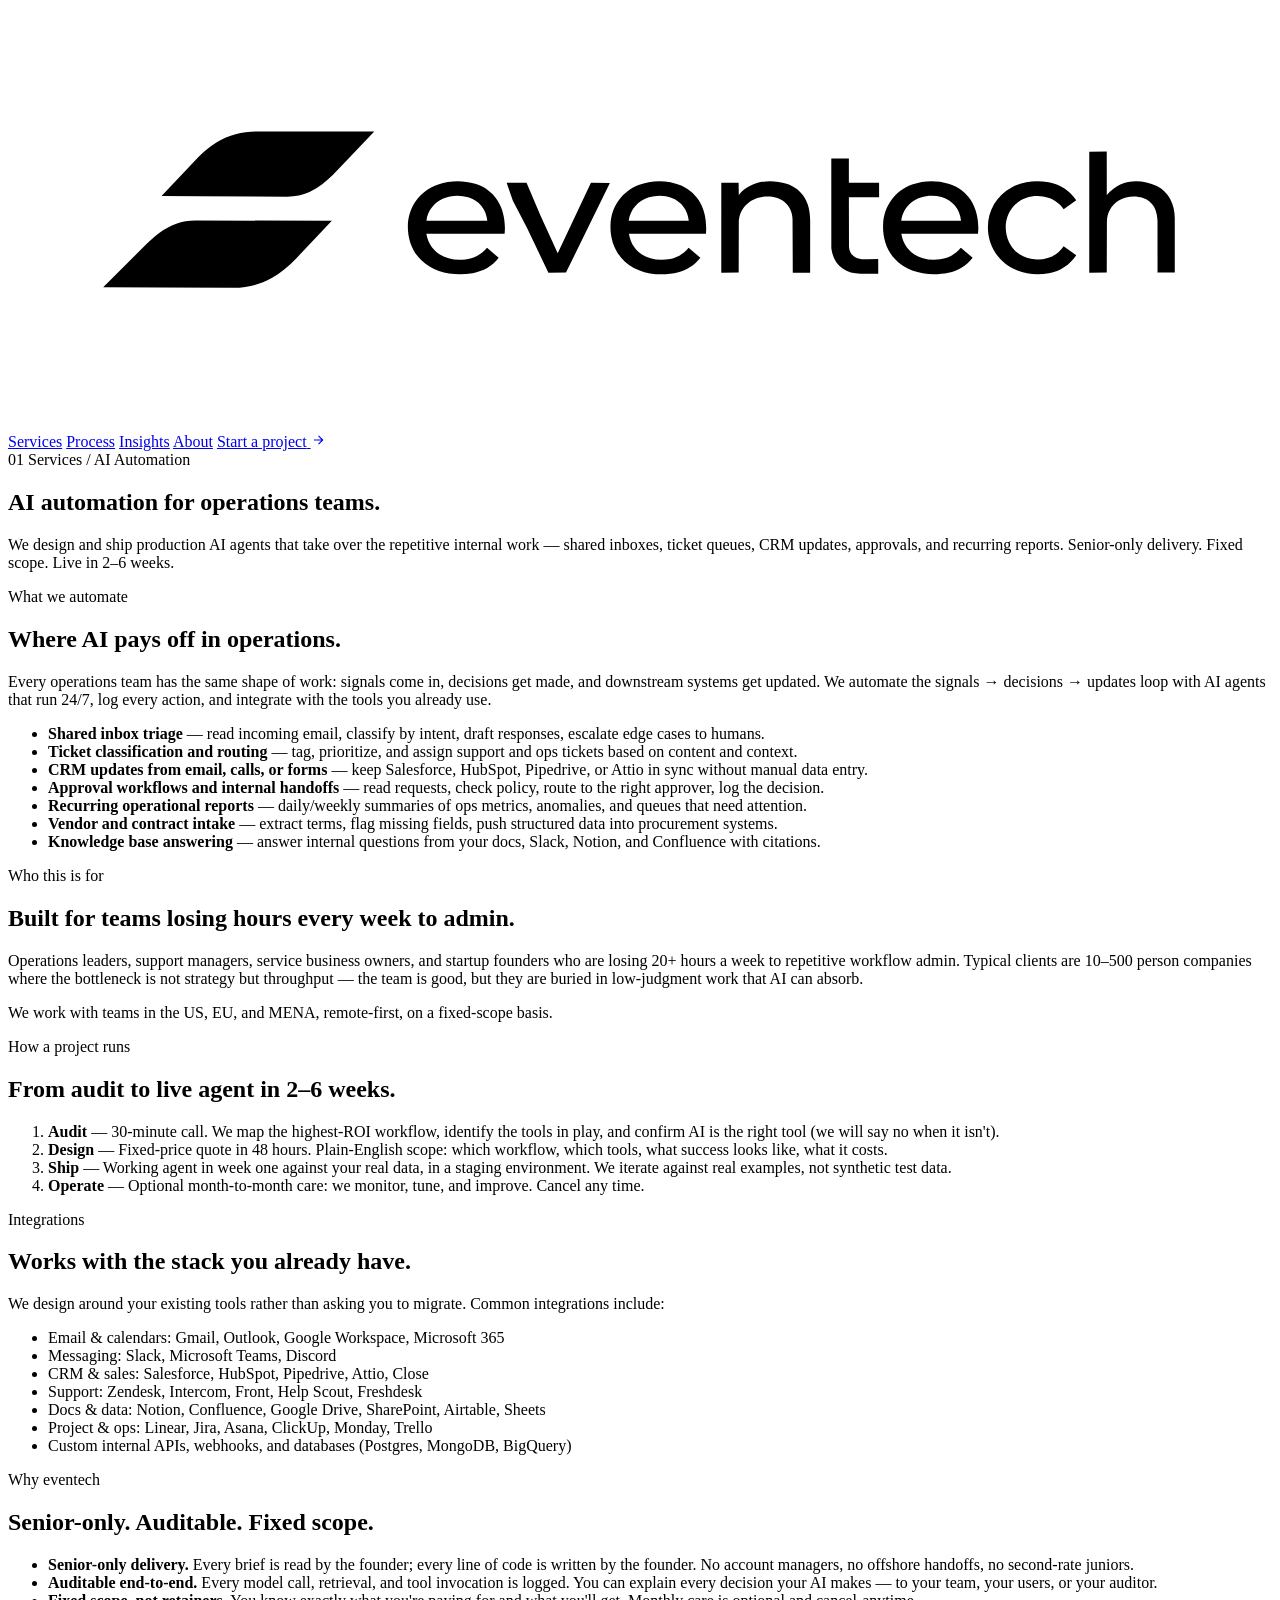
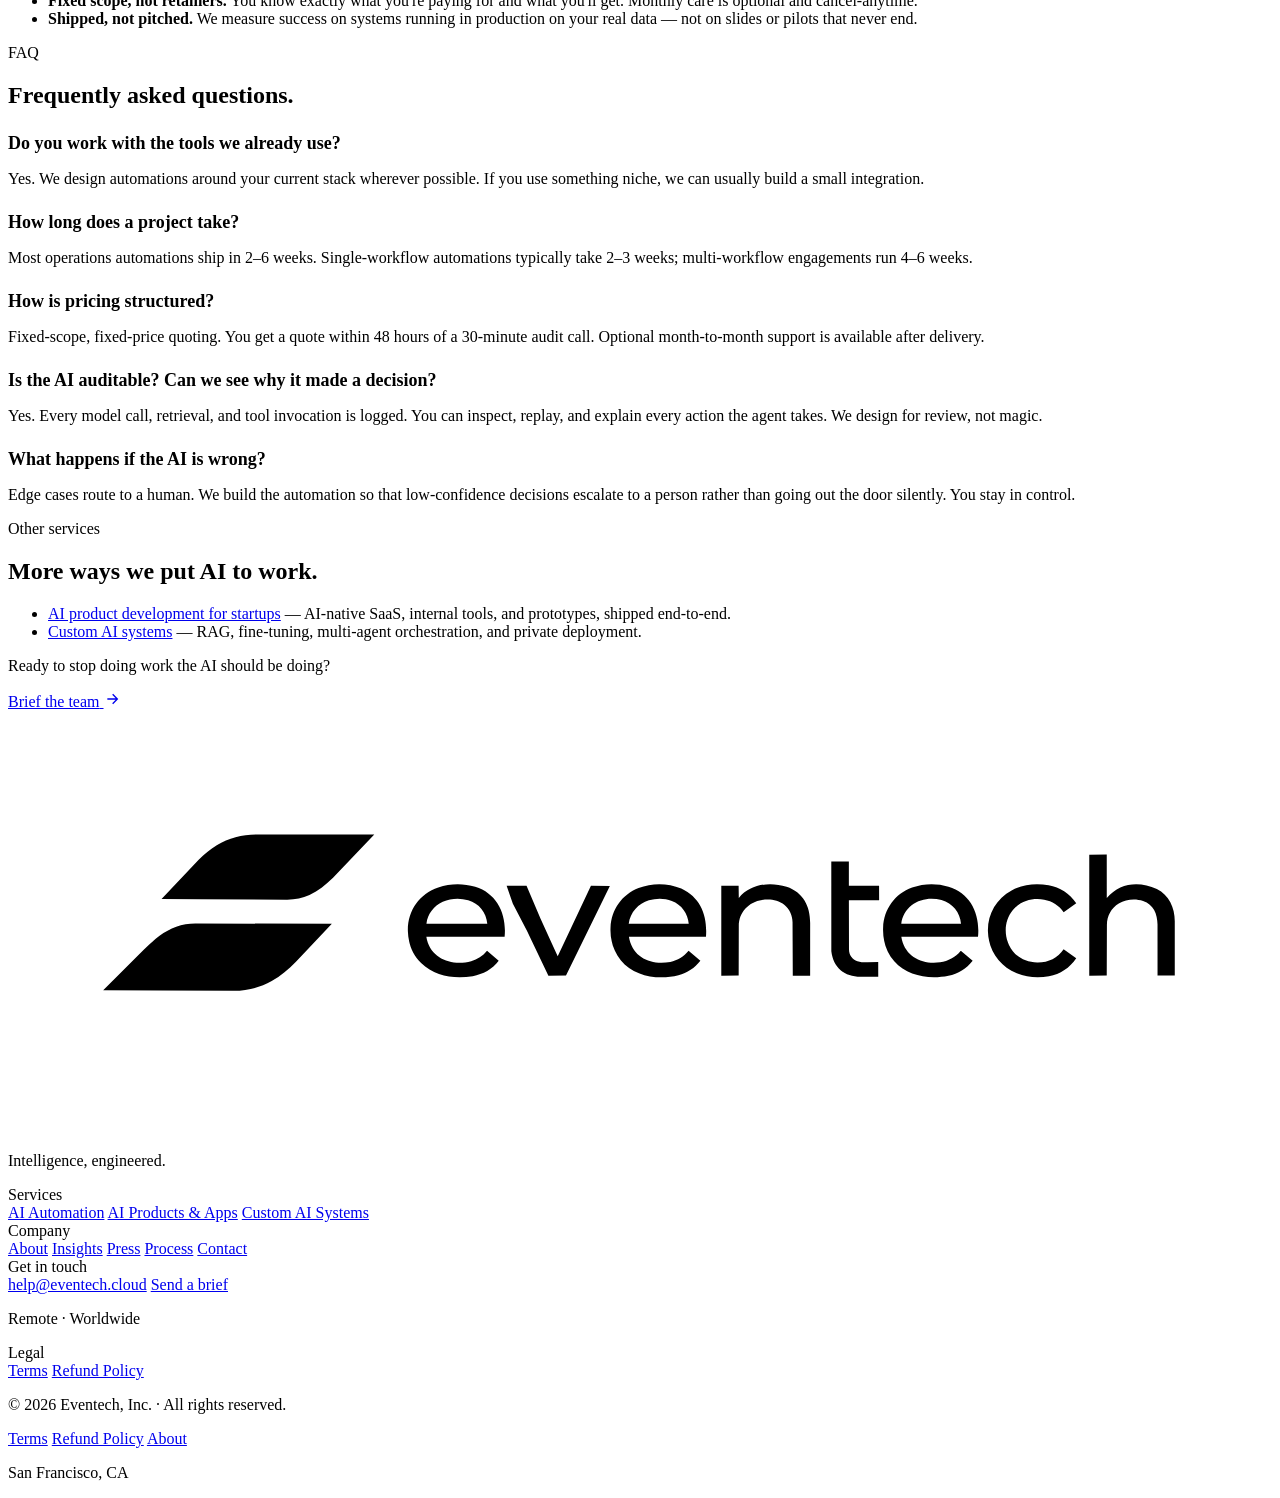
<file: services/ai-automation-for-operations.html>
<!DOCTYPE html>
<html lang="en">
<head>
  <meta charset="UTF-8" />
  <meta name="viewport" content="width=device-width, initial-scale=1.0" />

  <!-- Primary SEO -->
  <title>AI Automation for Operations Teams | Eventech</title>
  <meta name="title" content="AI Automation for Operations Teams | Eventech" />
  <meta name="description" content="Eventech builds AI workflow automation for operations teams: inbox triage, ticket routing, CRM updates, approvals, and reporting. Fixed scope. Senior-only. Shipped in 2–6 weeks." />
  <meta name="keywords" content="AI automation, workflow automation, operations automation, AI agent, inbox triage, ticket routing, CRM automation, approval workflow, AI operations, RPA, AI assistant, AI workflow, AI studio, San Francisco AI automation, eventech" />
  <meta name="author" content="Sofiane Moudjahed" />
  <meta name="publisher" content="eventech, Inc." />
  <meta name="copyright" content="eventech, Inc." />
  <meta name="robots" content="index, follow, max-image-preview:large, max-snippet:-1, max-video-preview:-1" />
  <link rel="canonical" href="https://eventech.cloud/services/ai-automation-for-operations.html" />
  <base href="https://eventech.cloud/" />

  <meta name="theme-color" content="#000000" />
  <meta name="color-scheme" content="light" />

  <!-- Open Graph -->
  <meta property="og:type" content="website" />
  <meta property="og:site_name" content="eventech" />
  <meta property="og:url" content="https://eventech.cloud/services/ai-automation-for-operations.html" />
  <meta property="og:title" content="AI Automation for Operations Teams | Eventech" />
  <meta property="og:description" content="AI workflow automation for operations teams, shipped in 2–6 weeks. Senior-only. Fixed scope." />
  <meta property="og:image" content="https://eventech.cloud/og-image.svg" />
  <meta property="og:image:width" content="1200" />
  <meta property="og:image:height" content="630" />
  <meta property="og:image:alt" content="AI Automation for Operations — eventech" />

  <!-- Twitter -->
  <meta name="twitter:card" content="summary_large_image" />
  <meta name="twitter:title" content="AI Automation for Operations Teams | Eventech" />
  <meta name="twitter:description" content="AI workflow automation for operations teams, shipped in 2–6 weeks. Senior-only. Fixed scope." />
  <meta name="twitter:image" content="https://eventech.cloud/og-image.svg" />

  <!-- JSON-LD: Service + BreadcrumbList + FAQPage -->
  <script type="application/ld+json">
  {
    "@context": "https://schema.org",
    "@graph": [
      {
        "@type": "Service",
        "@id": "https://eventech.cloud/services/ai-automation-for-operations.html#service",
        "name": "AI Automation for Operations Teams",
        "serviceType": "AI Workflow Automation",
        "provider": { "@id": "https://eventech.cloud/#organization" },
        "areaServed": ["US", "EU", "MENA", "Worldwide"],
        "url": "https://eventech.cloud/services/ai-automation-for-operations.html",
        "description": "Production AI agents that automate operations workflows: shared inbox triage, ticket classification and routing, CRM updates from email/calls/forms, approval workflows, and recurring operational reports. Senior-only delivery. Fixed scope. Shipped in 2–6 weeks.",
        "offers": {
          "@type": "Offer",
          "priceCurrency": "USD",
          "priceRange": "$$$",
          "category": "Fixed-scope engagement"
        }
      },
      {
        "@type": "BreadcrumbList",
        "itemListElement": [
          { "@type": "ListItem", "position": 1, "name": "Home", "item": "https://eventech.cloud/" },
          { "@type": "ListItem", "position": 2, "name": "Services", "item": "https://eventech.cloud/#services" },
          { "@type": "ListItem", "position": 3, "name": "AI Automation for Operations", "item": "https://eventech.cloud/services/ai-automation-for-operations.html" }
        ]
      },
      {
        "@type": "FAQPage",
        "@id": "https://eventech.cloud/services/ai-automation-for-operations.html#faq",
        "mainEntity": [
          {
            "@type": "Question",
            "name": "Do you work with the tools we already use?",
            "acceptedAnswer": {
              "@type": "Answer",
              "text": "Yes. We design automations around your current stack — Gmail, Outlook, Slack, HubSpot, Salesforce, Zendesk, Intercom, Notion, Linear, Airtable, and most internal APIs. We don't require you to migrate to a new platform to use AI."
            }
          },
          {
            "@type": "Question",
            "name": "How long does an operations automation project take?",
            "acceptedAnswer": {
              "@type": "Answer",
              "text": "Most projects ship in 2–6 weeks. Single-workflow automations (one inbox, one queue, one report) typically ship in 2–3 weeks. Multi-workflow engagements covering several teams run 4–6 weeks."
            }
          },
          {
            "@type": "Question",
            "name": "How is pricing structured?",
            "acceptedAnswer": {
              "@type": "Answer",
              "text": "Fixed-scope, fixed-price quoting. You get a quote within 48 hours of a 30-minute audit call. Optional month-to-month support is available after delivery."
            }
          },
          {
            "@type": "Question",
            "name": "Is the AI auditable? Can we see why it made a decision?",
            "acceptedAnswer": {
              "@type": "Answer",
              "text": "Yes. Every model call, retrieval, and tool invocation is logged. You can inspect, replay, and explain every action the agent takes. We design for review, not magic."
            }
          }
        ]
      }
    ]
  }
  </script>

  <link rel="preconnect" href="https://fonts.googleapis.com" />
  <link rel="preconnect" href="https://fonts.gstatic.com" crossorigin />
  <link rel="preload" as="style" href="https://fonts.googleapis.com/css2?family=Inter:wght@300;400;500;600;700;800;900&family=JetBrains+Mono:wght@400;500&display=swap" />
  <link rel="stylesheet" href="../styles.css" />
  <link rel="icon" href="../favicon.svg" type="image/svg+xml" />
  <link rel="alternate" type="text/plain" href="../llms.txt" title="LLM-readable site summary" />
</head>
<body>
  <div class="noise" aria-hidden="true"></div>
  <div class="cursor-dot" aria-hidden="true"></div>

  <header class="nav">
    <div class="nav__inner">
      <a href="../" class="nav__logo" aria-label="Eventech home">
        <span class="nav__logo-mark" aria-hidden="true">
          <svg viewBox="0 0 2172 724" xmlns="http://www.w3.org/2000/svg">
            <path d="M387.48,480.88l-123.69-.54-100.25-.41,69.67-69.6c8.84-8.83,17.35-16.35,27.19-24.05,17.96-13.32,38.56-21.29,61.83-21.22l234.24.7-61.66,64.97c-12.58,13.25-26.04,24.08-41.65,33.42-20.18,11.11-41.74,16.83-65.69,16.72Z"/>
            <path d="M479.41,324.16l-148.55-.81-67.04-.31,63.82-67.28c9.41-9.92,19.76-17.71,31.06-24.96,21.2-13.19,44.33-18.68,69.43-18.66l201.26.19-70.88,74.01c-12.47,12.03-24.94,22.28-40.44,29.79-12.17,5.08-24.43,8.1-38.66,8.03Z"/>
            <path d="M823.16,412.08l20.01,17.22c-10.83,14.45-26.71,23.24-44.59,26.33-31.57,5.46-65.3.11-88.7-22.52-15.1-14.6-22.25-34.09-22.78-55.02-.88-34.48,19.48-63.9,52.23-75.01,20.43-6.93,42.66-7.43,63.51-1.02,37.95,11.67,54.29,47.58,50.51,86.03l-134.47.03c5.82,36.57,42.87,51.1,76.99,41.82,10.77-2.93,19.64-8.73,27.29-17.86ZM823.58,365.57c-1.69-19.4-14.14-35.06-32.78-40.44-14.63-4.23-29.95-3.42-43.74,2.84-15.47,7.21-26.05,20.97-28.03,37.65l104.54-.05Z"/>
            <path d="M1169.47,412.17l20.31,17c-9.75,12.31-22.42,21.1-37.69,24.93-34.11,8.56-76.26,2.44-99.19-25.97-12.99-16.09-18.59-35.98-17.52-56.48,1.59-30.43,19.62-56.11,48.15-67.38,23.54-9.3,49.94-8.75,73.37.59,33.87,15.94,45.16,47.19,42.46,83.23l-132.39.02c5.79,35.22,36.98,49.24,71.14,43.12,12.49-2.6,23.28-8.97,31.36-19.05ZM1169.75,365.55c-1.51-17.86-12.19-33.01-29.08-39.27-12.66-4.9-26.28-4.83-39.34-1.13-18.32,5.74-31.94,20.47-34.73,40.5l103.15-.11Z"/>
            <path d="M1637.25,412.09l20.4,16.99c-10.74,13.48-24.94,22.47-41.65,25.93-32.77,6.78-70.46.73-93.11-24.85-14.33-16.18-20.04-36.62-19.13-58.17,1.31-31.3,20.23-57.78,49.81-68.56,20.08-7.32,41.92-7.69,62.54-1.62,38.08,11.2,54.51,47.36,50.74,86.26l-131.79.06c5.24,32.93,34.47,48.23,66.74,43.7,13.88-2.02,25.97-8.15,35.46-19.74ZM1637.61,365.55c-1.63-19.58-14.42-35.42-33.5-40.79-31.04-8.73-65.06,7.33-69.15,40.86l102.66-.07Z"/>
            <path d="M1975.32,454.76l-.03-87.7c-.31-18.57-6.9-34.84-24.78-40.76-13.69-4.54-29.15-3.13-41.8,4.5s-20.33,21.32-20.38,36.29l-.28,87.62-30.06.03.02-207.85,30.05-.09.05,74.73c22.23-26.83,55.57-29.51,86.03-15.79,20.85,10.69,30.79,32.03,30.79,55.28v93.59s-29.62.13-29.62.13Z"/>
            <path d="M1334.34,333.32c-11.22-9.13-25.1-10.6-38.6-8.73-22.67,3.13-39.92,21.1-39.97,44.51l-.2,85.54-29.88.16v-154.33s29.78-.03,29.78-.03l.31,20.82c19.78-24.13,53.64-28.37,82.06-19.08s40.57,33.28,40.56,61.91l-.03,90.66-29.83.05-.42-91.69c-.05-11.44-5.01-22.66-13.76-29.78Z"/>
            <polygon points="1034.21 300.67 958.84 454.63 928.61 454.86 891.93 378.16 867.55 331.36 856.82 300.49 891.03 300.35 914.76 356.19 944.57 421.56 1001.7 300.44 1034.21 300.67"/>
            <path d="M1768.46,432.12c18.89.4,35.05-7.35,45.5-22.71l21.65,15.44c-11.18,16.62-27.46,27.45-46.86,30.93-18.75,3.36-37.79,2.04-55.28-5.08-30.23-12.3-49.13-40.18-49.64-72.72-.47-29.49,14.73-55.45,40.74-69.6,19.43-10.57,41.84-12.87,63.68-8.77,19.39,3.84,35.74,13.98,47.37,30.7l-21.62,15.38c-8.23-11.72-19.55-18.97-33.42-21.46-19.93-3.73-41.1,2.17-54.15,18.18-13.74,16.85-15.38,40-6.4,59.59,8.66,18.91,27.15,29.68,48.44,30.13Z"/>
            <path d="M1459.65,429.85c5.8,1.89,11.68,2.13,17.32,1.95l18.37-.58.06,25.47-30.34-.11c-27.54-.1-46.95-15.51-50.28-43.84l-.07-154.13h30.19s.05,41.77.05,41.77l51.88.08.09,24.63-51.99.02.2,84.66c.02,9.31,5.77,17.23,14.52,20.08Z"/>
          </svg>
        </span>
      </a>
      <nav class="nav__links" aria-label="Primary">
        <a href="../#services">Services</a>
        <a href="../#process">Process</a>
        <a href="../insights/">Insights</a>
        <a href="../about.html">About</a>
        <a href="../#contact" class="nav__cta">
          <span>Start a project</span>
          <svg width="14" height="14" viewBox="0 0 24 24" fill="none" stroke="currentColor" stroke-width="2"><path d="M5 12h14M13 5l7 7-7 7"/></svg>
        </a>
      </nav>
    </div>
  </header>

  <main id="top">
    <section class="page-hero">
      <div class="container">
        <div class="page-hero__eyebrow">
          <span class="page-hero__num">01</span>
          <span>Services / AI Automation</span>
        </div>
        <h1 class="page-hero__title">AI automation for operations teams.</h1>
        <p class="page-hero__sub">We design and ship production AI agents that take over the repetitive internal work — shared inboxes, ticket queues, CRM updates, approvals, and recurring reports. Senior-only delivery. Fixed scope. Live in 2–6 weeks.</p>
      </div>
    </section>

    <section class="legal">
      <div class="container">
        <div class="legal__body">
          <div class="legal__section">
            <div class="legal__num">What we automate</div>
            <h2 class="legal__h2">Where AI pays off in operations.</h2>
            <p>Every operations team has the same shape of work: signals come in, decisions get made, and downstream systems get updated. We automate the signals → decisions → updates loop with AI agents that run 24/7, log every action, and integrate with the tools you already use.</p>
            <ul>
              <li><strong>Shared inbox triage</strong> — read incoming email, classify by intent, draft responses, escalate edge cases to humans.</li>
              <li><strong>Ticket classification and routing</strong> — tag, prioritize, and assign support and ops tickets based on content and context.</li>
              <li><strong>CRM updates from email, calls, or forms</strong> — keep Salesforce, HubSpot, Pipedrive, or Attio in sync without manual data entry.</li>
              <li><strong>Approval workflows and internal handoffs</strong> — read requests, check policy, route to the right approver, log the decision.</li>
              <li><strong>Recurring operational reports</strong> — daily/weekly summaries of ops metrics, anomalies, and queues that need attention.</li>
              <li><strong>Vendor and contract intake</strong> — extract terms, flag missing fields, push structured data into procurement systems.</li>
              <li><strong>Knowledge base answering</strong> — answer internal questions from your docs, Slack, Notion, and Confluence with citations.</li>
            </ul>
          </div>

          <div class="legal__section">
            <div class="legal__num">Who this is for</div>
            <h2 class="legal__h2">Built for teams losing hours every week to admin.</h2>
            <p>Operations leaders, support managers, service business owners, and startup founders who are losing 20+ hours a week to repetitive workflow admin. Typical clients are 10–500 person companies where the bottleneck is not strategy but throughput — the team is good, but they are buried in low-judgment work that AI can absorb.</p>
            <p>We work with teams in the US, EU, and MENA, remote-first, on a fixed-scope basis.</p>
          </div>

          <div class="legal__section">
            <div class="legal__num">How a project runs</div>
            <h2 class="legal__h2">From audit to live agent in 2–6 weeks.</h2>
            <ol>
              <li><strong>Audit</strong> — 30-minute call. We map the highest-ROI workflow, identify the tools in play, and confirm AI is the right tool (we will say no when it isn't).</li>
              <li><strong>Design</strong> — Fixed-price quote in 48 hours. Plain-English scope: which workflow, which tools, what success looks like, what it costs.</li>
              <li><strong>Ship</strong> — Working agent in week one against your real data, in a staging environment. We iterate against real examples, not synthetic test data.</li>
              <li><strong>Operate</strong> — Optional month-to-month care: we monitor, tune, and improve. Cancel any time.</li>
            </ol>
          </div>

          <div class="legal__section">
            <div class="legal__num">Integrations</div>
            <h2 class="legal__h2">Works with the stack you already have.</h2>
            <p>We design around your existing tools rather than asking you to migrate. Common integrations include:</p>
            <ul>
              <li>Email & calendars: Gmail, Outlook, Google Workspace, Microsoft 365</li>
              <li>Messaging: Slack, Microsoft Teams, Discord</li>
              <li>CRM & sales: Salesforce, HubSpot, Pipedrive, Attio, Close</li>
              <li>Support: Zendesk, Intercom, Front, Help Scout, Freshdesk</li>
              <li>Docs & data: Notion, Confluence, Google Drive, SharePoint, Airtable, Sheets</li>
              <li>Project & ops: Linear, Jira, Asana, ClickUp, Monday, Trello</li>
              <li>Custom internal APIs, webhooks, and databases (Postgres, MongoDB, BigQuery)</li>
            </ul>
          </div>

          <div class="legal__section">
            <div class="legal__num">Why eventech</div>
            <h2 class="legal__h2">Senior-only. Auditable. Fixed scope.</h2>
            <ul>
              <li><strong>Senior-only delivery.</strong> Every brief is read by the founder; every line of code is written by the founder. No account managers, no offshore handoffs, no second-rate juniors.</li>
              <li><strong>Auditable end-to-end.</strong> Every model call, retrieval, and tool invocation is logged. You can explain every decision your AI makes — to your team, your users, or your auditor.</li>
              <li><strong>Fixed scope, not retainers.</strong> You know exactly what you're paying for and what you'll get. Monthly care is optional and cancel-anytime.</li>
              <li><strong>Shipped, not pitched.</strong> We measure success on systems running in production on your real data — not on slides or pilots that never end.</li>
            </ul>
          </div>

          <div class="legal__section">
            <div class="legal__num">FAQ</div>
            <h2 class="legal__h2">Frequently asked questions.</h2>

            <h3 style="font-size: 18px; font-weight: 600; margin: 24px 0 8px; color: var(--ink);">Do you work with the tools we already use?</h3>
            <p>Yes. We design automations around your current stack wherever possible. If you use something niche, we can usually build a small integration.</p>

            <h3 style="font-size: 18px; font-weight: 600; margin: 24px 0 8px; color: var(--ink);">How long does a project take?</h3>
            <p>Most operations automations ship in 2–6 weeks. Single-workflow automations typically take 2–3 weeks; multi-workflow engagements run 4–6 weeks.</p>

            <h3 style="font-size: 18px; font-weight: 600; margin: 24px 0 8px; color: var(--ink);">How is pricing structured?</h3>
            <p>Fixed-scope, fixed-price quoting. You get a quote within 48 hours of a 30-minute audit call. Optional month-to-month support is available after delivery.</p>

            <h3 style="font-size: 18px; font-weight: 600; margin: 24px 0 8px; color: var(--ink);">Is the AI auditable? Can we see why it made a decision?</h3>
            <p>Yes. Every model call, retrieval, and tool invocation is logged. You can inspect, replay, and explain every action the agent takes. We design for review, not magic.</p>

            <h3 style="font-size: 18px; font-weight: 600; margin: 24px 0 8px; color: var(--ink);">What happens if the AI is wrong?</h3>
            <p>Edge cases route to a human. We build the automation so that low-confidence decisions escalate to a person rather than going out the door silently. You stay in control.</p>
          </div>

          <div class="legal__section">
            <div class="legal__num">Other services</div>
            <h2 class="legal__h2">More ways we put AI to work.</h2>
            <ul>
              <li><a href="./ai-product-development.html">AI product development for startups</a> — AI-native SaaS, internal tools, and prototypes, shipped end-to-end.</li>
              <li><a href="./custom-ai-systems.html">Custom AI systems</a> — RAG, fine-tuning, multi-agent orchestration, and private deployment.</li>
            </ul>
          </div>
        </div>
      </div>
    </section>

    <!-- CTA -->
    <section class="legal-cta">
      <p>Ready to stop doing work the AI should be doing?</p>
      <a href="../#contact" class="btn btn--primary">
        <span>Brief the team</span>
        <svg width="16" height="16" viewBox="0 0 24 24" fill="none" stroke="currentColor" stroke-width="2"><path d="M5 12h14M13 5l7 7-7 7"/></svg>
      </a>
    </section>
  </main>

  <footer class="footer">
    <div class="container">
      <div class="footer__top">
        <div class="footer__brand">
          <a href="../" class="nav__logo">
            <span class="nav__logo-mark footer__logo-mark" aria-hidden="true">
              <svg viewBox="0 0 2172 724" xmlns="http://www.w3.org/2000/svg">
                <path d="M387.48,480.88l-123.69-.54-100.25-.41,69.67-69.6c8.84-8.83,17.35-16.35,27.19-24.05,17.96-13.32,38.56-21.29,61.83-21.22l234.24.7-61.66,64.97c-12.58,13.25-26.04,24.08-41.65,33.42-20.18,11.11-41.74,16.83-65.69,16.72Z"/>
                <path d="M479.41,324.16l-148.55-.81-67.04-.31,63.82-67.28c9.41-9.92,19.76-17.71,31.06-24.96,21.2-13.19,44.33-18.68,69.43-18.66l201.26.19-70.88,74.01c-12.47,12.03-24.94,22.28-40.44,29.79-12.17,5.08-24.43,8.1-38.66,8.03Z"/>
                <path d="M823.16,412.08l20.01,17.22c-10.83,14.45-26.71,23.24-44.59,26.33-31.57,5.46-65.3.11-88.7-22.52-15.1-14.6-22.25-34.09-22.78-55.02-.88-34.48,19.48-63.9,52.23-75.01,20.43-6.93,42.66-7.43,63.51-1.02,37.95,11.67,54.29,47.58,50.51,86.03l-134.47.03c5.82,36.57,42.87,51.1,76.99,41.82,10.77-2.93,19.64-8.73,27.29-17.86ZM823.58,365.57c-1.69-19.4-14.14-35.06-32.78-40.44-14.63-4.23-29.95-3.42-43.74,2.84-15.47,7.21-26.05,20.97-28.03,37.65l104.54-.05Z"/>
                <path d="M1169.47,412.17l20.31,17c-9.75,12.31-22.42,21.1-37.69,24.93-34.11,8.56-76.26,2.44-99.19-25.97-12.99-16.09-18.59-35.98-17.52-56.48,1.59-30.43,19.62-56.11,48.15-67.38,23.54-9.3,49.94-8.75,73.37.59,33.87,15.94,45.16,47.19,42.46,83.23l-132.39.02c5.79,35.22,36.98,49.24,71.14,43.12,12.49-2.6,23.28-8.97,31.36-19.05ZM1169.75,365.55c-1.51-17.86-12.19-33.01-29.08-39.27-12.66-4.9-26.28-4.83-39.34-1.13-18.32,5.74-31.94,20.47-34.73,40.5l103.15-.11Z"/>
                <path d="M1637.25,412.09l20.4,16.99c-10.74,13.48-24.94,22.47-41.65,25.93-32.77,6.78-70.46.73-93.11-24.85-14.33-16.18-20.04-36.62-19.13-58.17,1.31-31.3,20.23-57.78,49.81-68.56,20.08-7.32,41.92-7.69,62.54-1.62,38.08,11.2,54.51,47.36,50.74,86.26l-131.79.06c5.24,32.93,34.47,48.23,66.74,43.7,13.88-2.02,25.97-8.15,35.46-19.74ZM1637.61,365.55c-1.63-19.58-14.42-35.42-33.5-40.79-31.04-8.73-65.06,7.33-69.15,40.86l102.66-.07Z"/>
                <path d="M1975.32,454.76l-.03-87.7c-.31-18.57-6.9-34.84-24.78-40.76-13.69-4.54-29.15-3.13-41.8,4.5s-20.33,21.32-20.38,36.29l-.28,87.62-30.06.03.02-207.85,30.05-.09.05,74.73c22.23-26.83,55.57-29.51,86.03-15.79,20.85,10.69,30.79,32.03,30.79,55.28v93.59s-29.62.13-29.62.13Z"/>
                <path d="M1334.34,333.32c-11.22-9.13-25.1-10.6-38.6-8.73-22.67,3.13-39.92,21.1-39.97,44.51l-.2,85.54-29.88.16v-154.33s29.78-.03,29.78-.03l.31,20.82c19.78-24.13,53.64-28.37,82.06-19.08s40.57,33.28,40.56,61.91l-.03,90.66-29.83.05-.42-91.69c-.05-11.44-5.01-22.66-13.76-29.78Z"/>
                <polygon points="1034.21 300.67 958.84 454.63 928.61 454.86 891.93 378.16 867.55 331.36 856.82 300.49 891.03 300.35 914.76 356.19 944.57 421.56 1001.7 300.44 1034.21 300.67"/>
                <path d="M1768.46,432.12c18.89.4,35.05-7.35,45.5-22.71l21.65,15.44c-11.18,16.62-27.46,27.45-46.86,30.93-18.75,3.36-37.79,2.04-55.28-5.08-30.23-12.3-49.13-40.18-49.64-72.72-.47-29.49,14.73-55.45,40.74-69.6,19.43-10.57,41.84-12.87,63.68-8.77,19.39,3.84,35.74,13.98,47.37,30.7l-21.62,15.38c-8.23-11.72-19.55-18.97-33.42-21.46-19.93-3.73-41.1,2.17-54.15,18.18-13.74,16.85-15.38,40-6.4,59.59,8.66,18.91,27.15,29.68,48.44,30.13Z"/>
                <path d="M1459.65,429.85c5.8,1.89,11.68,2.13,17.32,1.95l18.37-.58.06,25.47-30.34-.11c-27.54-.1-46.95-15.51-50.28-43.84l-.07-154.13h30.19s.05,41.77.05,41.77l51.88.08.09,24.63-51.99.02.2,84.66c.02,9.31,5.77,17.23,14.52,20.08Z"/>
              </svg>
            </span>
          </a>
          <p>Intelligence, engineered.</p>
        </div>
        <div class="footer__col">
          <div class="footer__col-title">Services</div>
          <a href="./ai-automation-for-operations.html">AI Automation</a>
          <a href="./ai-product-development.html">AI Products & Apps</a>
          <a href="./custom-ai-systems.html">Custom AI Systems</a>
        </div>
        <div class="footer__col">
          <div class="footer__col-title">Company</div>
          <a href="../about.html">About</a>
          <a href="../insights/">Insights</a>
          <a href="../press.html">Press</a>
          <a href="../#process">Process</a>
          <a href="../#contact">Contact</a>
        </div>
        <div class="footer__col">
          <div class="footer__col-title">Get in touch</div>
          <a href="mailto:help@eventech.cloud">help@eventech.cloud</a>
          <a href="../#contact">Send a brief</a>
          <p>Remote · Worldwide</p>
        </div>
        <div class="footer__col">
          <div class="footer__col-title">Legal</div>
          <a href="../terms.html">Terms</a>
          <a href="../refund.html">Refund Policy</a>
        </div>
      </div>
      <div class="footer__bottom">
        <p>© 2026 Eventech, Inc. · All rights reserved.</p>
        <nav class="footer__bottom-links" aria-label="Legal">
          <a href="../terms.html">Terms</a>
          <a href="../refund.html">Refund Policy</a>
          <a href="../about.html">About</a>
        </nav>
        <p>San Francisco, CA</p>
      </div>
    </div>
  </footer>
</body>
</html>
</file>
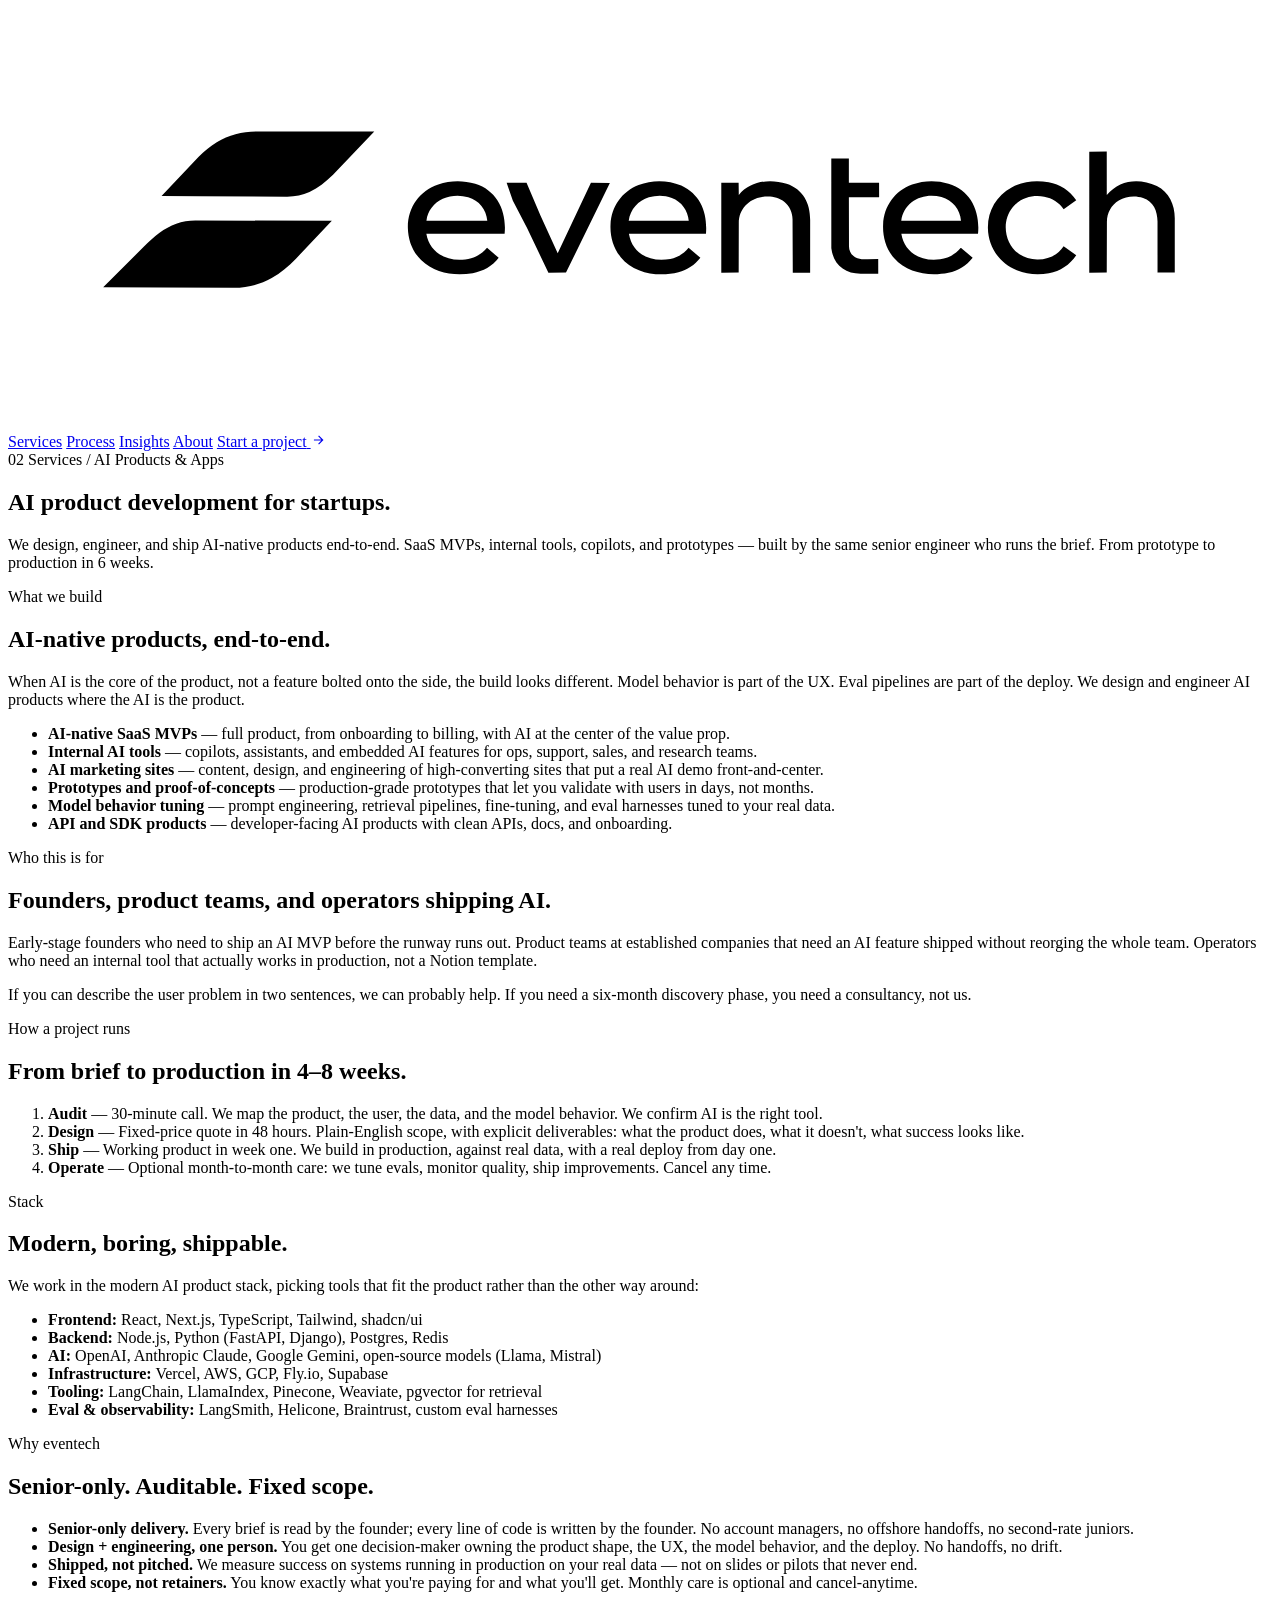
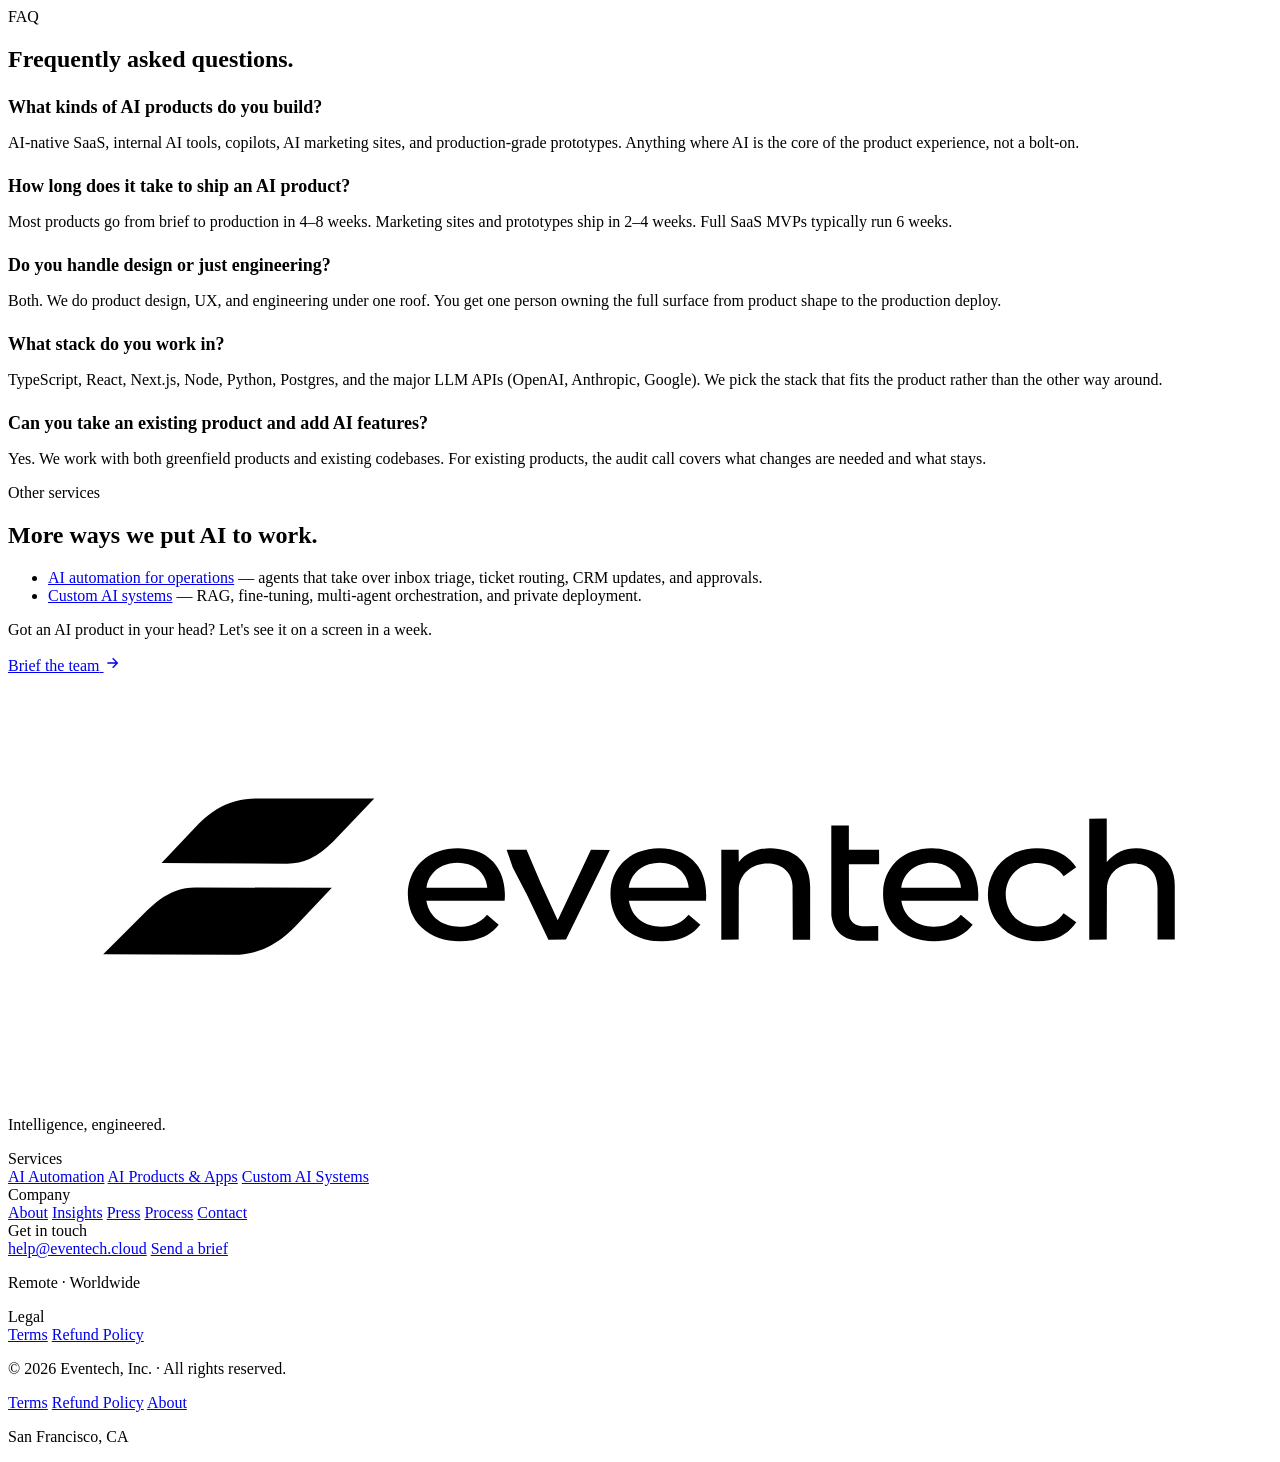
<file: services/ai-product-development.html>
<!DOCTYPE html>
<html lang="en">
<head>
  <meta charset="UTF-8" />
  <meta name="viewport" content="width=device-width, initial-scale=1.0" />

  <!-- Primary SEO -->
  <title>AI Product Development for Startups | Eventech</title>
  <meta name="title" content="AI Product Development for Startups | Eventech" />
  <meta name="description" content="Eventech designs and builds AI-native SaaS products, internal tools, prototypes, and copilots for startups and product teams. From prototype to production in 6 weeks. Senior-only. Fixed scope." />
  <meta name="keywords" content="AI product development, AI SaaS, AI startup, AI MVP, AI prototype, AI copilot, AI native product, internal AI tool, LLM app, AI studio, AI engineer for hire, San Francisco AI, eventech" />
  <meta name="author" content="Sofiane Moudjahed" />
  <meta name="publisher" content="eventech, Inc." />
  <meta name="copyright" content="eventech, Inc." />
  <meta name="robots" content="index, follow, max-image-preview:large, max-snippet:-1, max-video-preview:-1" />
  <link rel="canonical" href="https://eventech.cloud/services/ai-product-development.html" />
  <base href="https://eventech.cloud/" />

  <meta name="theme-color" content="#000000" />
  <meta name="color-scheme" content="light" />

  <!-- Open Graph -->
  <meta property="og:type" content="website" />
  <meta property="og:site_name" content="eventech" />
  <meta property="og:url" content="https://eventech.cloud/services/ai-product-development.html" />
  <meta property="og:title" content="AI Product Development for Startups | Eventech" />
  <meta property="og:description" content="AI-native SaaS, internal tools, and prototypes, shipped end-to-end. Senior-only. Fixed scope." />
  <meta property="og:image" content="https://eventech.cloud/og-image.svg" />
  <meta property="og:image:width" content="1200" />
  <meta property="og:image:height" content="630" />
  <meta property="og:image:alt" content="AI Product Development — eventech" />

  <!-- Twitter -->
  <meta name="twitter:card" content="summary_large_image" />
  <meta name="twitter:title" content="AI Product Development for Startups | Eventech" />
  <meta name="twitter:description" content="AI-native SaaS, internal tools, and prototypes, shipped end-to-end. Senior-only. Fixed scope." />
  <meta name="twitter:image" content="https://eventech.cloud/og-image.svg" />

  <!-- JSON-LD: Service + BreadcrumbList + FAQPage -->
  <script type="application/ld+json">
  {
    "@context": "https://schema.org",
    "@graph": [
      {
        "@type": "Service",
        "@id": "https://eventech.cloud/services/ai-product-development.html#service",
        "name": "AI Product Development for Startups",
        "serviceType": "AI-Native Product Development",
        "provider": { "@id": "https://eventech.cloud/#organization" },
        "areaServed": ["US", "EU", "MENA", "Worldwide"],
        "url": "https://eventech.cloud/services/ai-product-development.html",
        "description": "Design, engineering, and end-to-end build of AI-native SaaS products, marketing sites, internal tools, and copilots. From prototype to production in 6 weeks. Senior-only delivery. Model behavior tuned to the client's real data.",
        "offers": {
          "@type": "Offer",
          "priceCurrency": "USD",
          "priceRange": "$$$",
          "category": "Fixed-scope engagement"
        }
      },
      {
        "@type": "BreadcrumbList",
        "itemListElement": [
          { "@type": "ListItem", "position": 1, "name": "Home", "item": "https://eventech.cloud/" },
          { "@type": "ListItem", "position": 2, "name": "Services", "item": "https://eventech.cloud/#services" },
          { "@type": "ListItem", "position": 3, "name": "AI Product Development", "item": "https://eventech.cloud/services/ai-product-development.html" }
        ]
      },
      {
        "@type": "FAQPage",
        "@id": "https://eventech.cloud/services/ai-product-development.html#faq",
        "mainEntity": [
          {
            "@type": "Question",
            "name": "What kinds of AI products do you build?",
            "acceptedAnswer": {
              "@type": "Answer",
              "text": "AI-native SaaS products, internal AI tools, copilots and assistants, AI marketing sites, and production prototypes. Anything where AI is the core of the product experience, not a bolt-on feature."
            }
          },
          {
            "@type": "Question",
            "name": "How long does it take to ship an AI product?",
            "acceptedAnswer": {
              "@type": "Answer",
              "text": "Most products go from brief to production in 4–8 weeks. Marketing sites and prototypes ship in 2–4 weeks. Full SaaS MVPs typically run 6 weeks. Average across all engagements is 6 weeks."
            }
          },
          {
            "@type": "Question",
            "name": "Do you handle design or just engineering?",
            "acceptedAnswer": {
              "@type": "Answer",
              "text": "Both. We do product design, UX, and engineering under one roof. You get one person (the founder) owning the full surface from product shape to the production deploy."
            }
          },
          {
            "@type": "Question",
            "name": "What stack do you work in?",
            "acceptedAnswer": {
              "@type": "Answer",
              "text": "TypeScript, React, Next.js, Node, Python, Postgres, and the major LLM APIs (OpenAI, Anthropic, Google). We pick the stack that fits the product rather than the other way around."
            }
          }
        ]
      }
    ]
  }
  </script>

  <link rel="preconnect" href="https://fonts.googleapis.com" />
  <link rel="preconnect" href="https://fonts.gstatic.com" crossorigin />
  <link rel="preload" as="style" href="https://fonts.googleapis.com/css2?family=Inter:wght@300;400;500;600;700;800;900&family=JetBrains+Mono:wght@400;500&display=swap" />
  <link rel="stylesheet" href="../styles.css" />
  <link rel="icon" href="../favicon.svg" type="image/svg+xml" />
  <link rel="alternate" type="text/plain" href="../llms.txt" title="LLM-readable site summary" />
</head>
<body>
  <div class="noise" aria-hidden="true"></div>
  <div class="cursor-dot" aria-hidden="true"></div>

  <header class="nav">
    <div class="nav__inner">
      <a href="../" class="nav__logo" aria-label="Eventech home">
        <span class="nav__logo-mark" aria-hidden="true">
          <svg viewBox="0 0 2172 724" xmlns="http://www.w3.org/2000/svg">
            <path d="M387.48,480.88l-123.69-.54-100.25-.41,69.67-69.6c8.84-8.83,17.35-16.35,27.19-24.05,17.96-13.32,38.56-21.29,61.83-21.22l234.24.7-61.66,64.97c-12.58,13.25-26.04,24.08-41.65,33.42-20.18,11.11-41.74,16.83-65.69,16.72Z"/>
            <path d="M479.41,324.16l-148.55-.81-67.04-.31,63.82-67.28c9.41-9.92,19.76-17.71,31.06-24.96,21.2-13.19,44.33-18.68,69.43-18.66l201.26.19-70.88,74.01c-12.47,12.03-24.94,22.28-40.44,29.79-12.17,5.08-24.43,8.1-38.66,8.03Z"/>
            <path d="M823.16,412.08l20.01,17.22c-10.83,14.45-26.71,23.24-44.59,26.33-31.57,5.46-65.3.11-88.7-22.52-15.1-14.6-22.25-34.09-22.78-55.02-.88-34.48,19.48-63.9,52.23-75.01,20.43-6.93,42.66-7.43,63.51-1.02,37.95,11.67,54.29,47.58,50.51,86.03l-134.47.03c5.82,36.57,42.87,51.1,76.99,41.82,10.77-2.93,19.64-8.73,27.29-17.86ZM823.58,365.57c-1.69-19.4-14.14-35.06-32.78-40.44-14.63-4.23-29.95-3.42-43.74,2.84-15.47,7.21-26.05,20.97-28.03,37.65l104.54-.05Z"/>
            <path d="M1169.47,412.17l20.31,17c-9.75,12.31-22.42,21.1-37.69,24.93-34.11,8.56-76.26,2.44-99.19-25.97-12.99-16.09-18.59-35.98-17.52-56.48,1.59-30.43,19.62-56.11,48.15-67.38,23.54-9.3,49.94-8.75,73.37.59,33.87,15.94,45.16,47.19,42.46,83.23l-132.39.02c5.79,35.22,36.98,49.24,71.14,43.12,12.49-2.6,23.28-8.97,31.36-19.05ZM1169.75,365.55c-1.51-17.86-12.19-33.01-29.08-39.27-12.66-4.9-26.28-4.83-39.34-1.13-18.32,5.74-31.94,20.47-34.73,40.5l103.15-.11Z"/>
            <path d="M1637.25,412.09l20.4,16.99c-10.74,13.48-24.94,22.47-41.65,25.93-32.77,6.78-70.46.73-93.11-24.85-14.33-16.18-20.04-36.62-19.13-58.17,1.31-31.30,20.23-57.78,49.81-68.56,20.08-7.32,41.92-7.69,62.54-1.62,38.08,11.20,54.51,47.36,50.74,86.26l-131.79.06c5.24,32.93,34.47,48.23,66.74,43.70,13.88-2.02,25.97-8.15,35.46-19.74ZM1637.61,365.55c-1.63-19.58-14.42-35.42-33.5-40.79-31.04-8.73-65.06,7.33-69.15,40.86l102.66-.07Z"/>
            <path d="M1975.32,454.76l-.03-87.7c-.31-18.57-6.9-34.84-24.78-40.76-13.69-4.54-29.15-3.13-41.8,4.5s-20.33,21.32-20.38,36.29l-.28,87.62-30.06.03.02-207.85,30.05-.09.05,74.73c22.23-26.83,55.57-29.51,86.03-15.79,20.85,10.69,30.79,32.03,30.79,55.28v93.59s-29.62.13-29.62.13Z"/>
            <path d="M1334.34,333.32c-11.22-9.13-25.1-10.6-38.6-8.73-22.67,3.13-39.92,21.1-39.97,44.51l-.2,85.54-29.88.16v-154.33s29.78-.03,29.78-.03l.31,20.82c19.78-24.13,53.64-28.37,82.06-19.08s40.57,33.28,40.56,61.91l-.03,90.66-29.83.05-.42-91.69c-.05-11.44-5.01-22.66-13.76-29.78Z"/>
            <polygon points="1034.21 300.67 958.84 454.63 928.61 454.86 891.93 378.16 867.55 331.36 856.82 300.49 891.03 300.35 914.76 356.19 944.57 421.56 1001.7 300.44 1034.21 300.67"/>
            <path d="M1768.46,432.12c18.89.4,35.05-7.35,45.5-22.71l21.65,15.44c-11.18,16.62-27.46,27.45-46.86,30.93-18.75,3.36-37.79,2.04-55.28-5.08-30.23-12.30-49.13-40.18-49.64-72.72-.47-29.49,14.73-55.45,40.74-69.60,19.43-10.57,41.84-12.87,63.68-8.77,19.39,3.84,35.74,13.98,47.37,30.7l-21.62,15.38c-8.23-11.72-19.55-18.97-33.42-21.46-19.93-3.73-41.1,2.17-54.15,18.18-13.74,16.85-15.38,40-6.4,59.59,8.66,18.91,27.15,29.68,48.44,30.13Z"/>
            <path d="M1459.65,429.85c5.8,1.89,11.68,2.13,17.32,1.95l18.37-.58.06,25.47-30.34-.11c-27.54-.10-46.95-15.51-50.28-43.84l-.07-154.13h30.19s.05,41.77.05,41.77l51.88.08.09,24.63-51.99.02.2,84.66c.02,9.31,5.77,17.23,14.52,20.08Z"/>
          </svg>
        </span>
      </a>
      <nav class="nav__links" aria-label="Primary">
        <a href="../#services">Services</a>
        <a href="../#process">Process</a>
        <a href="../insights/">Insights</a>
        <a href="../about.html">About</a>
        <a href="../#contact" class="nav__cta">
          <span>Start a project</span>
          <svg width="14" height="14" viewBox="0 0 24 24" fill="none" stroke="currentColor" stroke-width="2"><path d="M5 12h14M13 5l7 7-7 7"/></svg>
        </a>
      </nav>
    </div>
  </header>

  <main id="top">
    <section class="page-hero">
      <div class="container">
        <div class="page-hero__eyebrow">
          <span class="page-hero__num">02</span>
          <span>Services / AI Products &amp; Apps</span>
        </div>
        <h1 class="page-hero__title">AI product development for startups.</h1>
        <p class="page-hero__sub">We design, engineer, and ship AI-native products end-to-end. SaaS MVPs, internal tools, copilots, and prototypes — built by the same senior engineer who runs the brief. From prototype to production in 6 weeks.</p>
      </div>
    </section>

    <section class="legal">
      <div class="container">
        <div class="legal__body">
          <div class="legal__section">
            <div class="legal__num">What we build</div>
            <h2 class="legal__h2">AI-native products, end-to-end.</h2>
            <p>When AI is the core of the product, not a feature bolted onto the side, the build looks different. Model behavior is part of the UX. Eval pipelines are part of the deploy. We design and engineer AI products where the AI is the product.</p>
            <ul>
              <li><strong>AI-native SaaS MVPs</strong> — full product, from onboarding to billing, with AI at the center of the value prop.</li>
              <li><strong>Internal AI tools</strong> — copilots, assistants, and embedded AI features for ops, support, sales, and research teams.</li>
              <li><strong>AI marketing sites</strong> — content, design, and engineering of high-converting sites that put a real AI demo front-and-center.</li>
              <li><strong>Prototypes and proof-of-concepts</strong> — production-grade prototypes that let you validate with users in days, not months.</li>
              <li><strong>Model behavior tuning</strong> — prompt engineering, retrieval pipelines, fine-tuning, and eval harnesses tuned to your real data.</li>
              <li><strong>API and SDK products</strong> — developer-facing AI products with clean APIs, docs, and onboarding.</li>
            </ul>
          </div>

          <div class="legal__section">
            <div class="legal__num">Who this is for</div>
            <h2 class="legal__h2">Founders, product teams, and operators shipping AI.</h2>
            <p>Early-stage founders who need to ship an AI MVP before the runway runs out. Product teams at established companies that need an AI feature shipped without reorging the whole team. Operators who need an internal tool that actually works in production, not a Notion template.</p>
            <p>If you can describe the user problem in two sentences, we can probably help. If you need a six-month discovery phase, you need a consultancy, not us.</p>
          </div>

          <div class="legal__section">
            <div class="legal__num">How a project runs</div>
            <h2 class="legal__h2">From brief to production in 4–8 weeks.</h2>
            <ol>
              <li><strong>Audit</strong> — 30-minute call. We map the product, the user, the data, and the model behavior. We confirm AI is the right tool.</li>
              <li><strong>Design</strong> — Fixed-price quote in 48 hours. Plain-English scope, with explicit deliverables: what the product does, what it doesn't, what success looks like.</li>
              <li><strong>Ship</strong> — Working product in week one. We build in production, against real data, with a real deploy from day one.</li>
              <li><strong>Operate</strong> — Optional month-to-month care: we tune evals, monitor quality, ship improvements. Cancel any time.</li>
            </ol>
          </div>

          <div class="legal__section">
            <div class="legal__num">Stack</div>
            <h2 class="legal__h2">Modern, boring, shippable.</h2>
            <p>We work in the modern AI product stack, picking tools that fit the product rather than the other way around:</p>
            <ul>
              <li><strong>Frontend:</strong> React, Next.js, TypeScript, Tailwind, shadcn/ui</li>
              <li><strong>Backend:</strong> Node.js, Python (FastAPI, Django), Postgres, Redis</li>
              <li><strong>AI:</strong> OpenAI, Anthropic Claude, Google Gemini, open-source models (Llama, Mistral)</li>
              <li><strong>Infrastructure:</strong> Vercel, AWS, GCP, Fly.io, Supabase</li>
              <li><strong>Tooling:</strong> LangChain, LlamaIndex, Pinecone, Weaviate, pgvector for retrieval</li>
              <li><strong>Eval &amp; observability:</strong> LangSmith, Helicone, Braintrust, custom eval harnesses</li>
            </ul>
          </div>

          <div class="legal__section">
            <div class="legal__num">Why eventech</div>
            <h2 class="legal__h2">Senior-only. Auditable. Fixed scope.</h2>
            <ul>
              <li><strong>Senior-only delivery.</strong> Every brief is read by the founder; every line of code is written by the founder. No account managers, no offshore handoffs, no second-rate juniors.</li>
              <li><strong>Design + engineering, one person.</strong> You get one decision-maker owning the product shape, the UX, the model behavior, and the deploy. No handoffs, no drift.</li>
              <li><strong>Shipped, not pitched.</strong> We measure success on systems running in production on your real data — not on slides or pilots that never end.</li>
              <li><strong>Fixed scope, not retainers.</strong> You know exactly what you're paying for and what you'll get. Monthly care is optional and cancel-anytime.</li>
            </ul>
          </div>

          <div class="legal__section">
            <div class="legal__num">FAQ</div>
            <h2 class="legal__h2">Frequently asked questions.</h2>

            <h3 style="font-size: 18px; font-weight: 600; margin: 24px 0 8px; color: var(--ink);">What kinds of AI products do you build?</h3>
            <p>AI-native SaaS, internal AI tools, copilots, AI marketing sites, and production-grade prototypes. Anything where AI is the core of the product experience, not a bolt-on.</p>

            <h3 style="font-size: 18px; font-weight: 600; margin: 24px 0 8px; color: var(--ink);">How long does it take to ship an AI product?</h3>
            <p>Most products go from brief to production in 4–8 weeks. Marketing sites and prototypes ship in 2–4 weeks. Full SaaS MVPs typically run 6 weeks.</p>

            <h3 style="font-size: 18px; font-weight: 600; margin: 24px 0 8px; color: var(--ink);">Do you handle design or just engineering?</h3>
            <p>Both. We do product design, UX, and engineering under one roof. You get one person owning the full surface from product shape to the production deploy.</p>

            <h3 style="font-size: 18px; font-weight: 600; margin: 24px 0 8px; color: var(--ink);">What stack do you work in?</h3>
            <p>TypeScript, React, Next.js, Node, Python, Postgres, and the major LLM APIs (OpenAI, Anthropic, Google). We pick the stack that fits the product rather than the other way around.</p>

            <h3 style="font-size: 18px; font-weight: 600; margin: 24px 0 8px; color: var(--ink);">Can you take an existing product and add AI features?</h3>
            <p>Yes. We work with both greenfield products and existing codebases. For existing products, the audit call covers what changes are needed and what stays.</p>
          </div>

          <div class="legal__section">
            <div class="legal__num">Other services</div>
            <h2 class="legal__h2">More ways we put AI to work.</h2>
            <ul>
              <li><a href="./ai-automation-for-operations.html">AI automation for operations</a> — agents that take over inbox triage, ticket routing, CRM updates, and approvals.</li>
              <li><a href="./custom-ai-systems.html">Custom AI systems</a> — RAG, fine-tuning, multi-agent orchestration, and private deployment.</li>
            </ul>
          </div>
        </div>
      </div>
    </section>

    <section class="legal-cta">
      <p>Got an AI product in your head? Let's see it on a screen in a week.</p>
      <a href="../#contact" class="btn btn--primary">
        <span>Brief the team</span>
        <svg width="16" height="16" viewBox="0 0 24 24" fill="none" stroke="currentColor" stroke-width="2"><path d="M5 12h14M13 5l7 7-7 7"/></svg>
      </a>
    </section>
  </main>

  <footer class="footer">
    <div class="container">
      <div class="footer__top">
        <div class="footer__brand">
          <a href="../" class="nav__logo">
            <span class="nav__logo-mark footer__logo-mark" aria-hidden="true">
              <svg viewBox="0 0 2172 724" xmlns="http://www.w3.org/2000/svg">
                <path d="M387.48,480.88l-123.69-.54-100.25-.41,69.67-69.6c8.84-8.83,17.35-16.35,27.19-24.05,17.96-13.32,38.56-21.29,61.83-21.22l234.24.7-61.66,64.97c-12.58,13.25-26.04,24.08-41.65,33.42-20.18,11.11-41.74,16.83-65.69,16.72Z"/>
                <path d="M479.41,324.16l-148.55-.81-67.04-.31,63.82-67.28c9.41-9.92,19.76-17.71,31.06-24.96,21.2-13.19,44.33-18.68,69.43-18.66l201.26.19-70.88,74.01c-12.47,12.03-24.94,22.28-40.44,29.79-12.17,5.08-24.43,8.10-38.66,8.03Z"/>
                <path d="M823.16,412.08l20.01,17.22c-10.83,14.45-26.71,23.24-44.59,26.33-31.57,5.46-65.3.11-88.7-22.52-15.1-14.6-22.25-34.09-22.78-55.02-.88-34.48,19.48-63.9,52.23-75.01,20.43-6.93,42.66-7.43,63.51-1.02,37.95,11.67,54.29,47.58,50.51,86.03l-134.47.03c5.82,36.57,42.87,51.10,76.99,41.82,10.77-2.93,19.64-8.73,27.29-17.86ZM823.58,365.57c-1.69-19.4-14.14-35.06-32.78-40.44-14.63-4.23-29.95-3.42-43.74,2.84-15.47,7.21-26.05,20.97-28.03,37.65l104.54-.05Z"/>
                <path d="M1169.47,412.17l20.31,17c-9.75,12.31-22.42,21.1-37.69,24.93-34.11,8.56-76.26,2.44-99.19-25.97-12.99-16.09-18.59-35.98-17.52-56.48,1.59-30.43,19.62-56.11,48.15-67.38,23.54-9.30,49.94-8.75,73.37.59,33.87,15.94,45.16,47.19,42.46,83.23l-132.39.02c5.79,35.22,36.98,49.24,71.14,43.12,12.49-2.60,23.28-8.97,31.36-19.05ZM1169.75,365.55c-1.51-17.86-12.19-33.01-29.08-39.27-12.66-4.90-26.28-4.83-39.34-1.13-18.32,5.74-31.94,20.47-34.73,40.50l103.15-.11Z"/>
                <path d="M1637.25,412.09l20.4,16.99c-10.74,13.48-24.94,22.47-41.65,25.93-32.77,6.78-70.46.73-93.11-24.85-14.33-16.18-20.04-36.62-19.13-58.17,1.31-31.30,20.23-57.78,49.81-68.56,20.08-7.32,41.92-7.69,62.54-1.62,38.08,11.20,54.51,47.36,50.74,86.26l-131.79.06c5.24,32.93,34.47,48.23,66.74,43.70,13.88-2.02,25.97-8.15,35.46-19.74ZM1637.61,365.55c-1.63-19.58-14.42-35.42-33.5-40.79-31.04-8.73-65.06,7.33-69.15,40.86l102.66-.07Z"/>
                <path d="M1975.32,454.76l-.03-87.7c-.31-18.57-6.9-34.84-24.78-40.76-13.69-4.54-29.15-3.13-41.8,4.5s-20.33,21.32-20.38,36.29l-.28,87.62-30.06.03.02-207.85,30.05-.09.05,74.73c22.23-26.83,55.57-29.51,86.03-15.79,20.85,10.69,30.79,32.03,30.79,55.28v93.59s-29.62.13-29.62.13Z"/>
                <path d="M1334.34,333.32c-11.22-9.13-25.1-10.6-38.6-8.73-22.67,3.13-39.92,21.1-39.97,44.51l-.2,85.54-29.88.16v-154.33s29.78-.03,29.78-.03l.31,20.82c19.78-24.13,53.64-28.37,82.06-19.08s40.57,33.28,40.56,61.91l-.03,90.66-29.83.05-.42-91.69c-.05-11.44-5.01-22.66-13.76-29.78Z"/>
                <polygon points="1034.21 300.67 958.84 454.63 928.61 454.86 891.93 378.16 867.55 331.36 856.82 300.49 891.03 300.35 914.76 356.19 944.57 421.56 1001.7 300.44 1034.21 300.67"/>
                <path d="M1768.46,432.12c18.89.4,35.05-7.35,45.5-22.71l21.65,15.44c-11.18,16.62-27.46,27.45-46.86,30.93-18.75,3.36-37.79,2.04-55.28-5.08-30.23-12.30-49.13-40.18-49.64-72.72-.47-29.49,14.73-55.45,40.74-69.60,19.43-10.57,41.84-12.87,63.68-8.77,19.39,3.84,35.74,13.98,47.37,30.7l-21.62,15.38c-8.23-11.72-19.55-18.97-33.42-21.46-19.93-3.73-41.1,2.17-54.15,18.18-13.74,16.85-15.38,40-6.4,59.59,8.66,18.91,27.15,29.68,48.44,30.13Z"/>
                <path d="M1459.65,429.85c5.8,1.89,11.68,2.13,17.32,1.95l18.37-.58.06,25.47-30.34-.11c-27.54-.10-46.95-15.51-50.28-43.84l-.07-154.13h30.19s.05,41.77.05,41.77l51.88.08.09,24.63-51.99.02.2,84.66c.02,9.31,5.77,17.23,14.52,20.08Z"/>
              </svg>
            </span>
          </a>
          <p>Intelligence, engineered.</p>
        </div>
        <div class="footer__col">
          <div class="footer__col-title">Services</div>
          <a href="./ai-automation-for-operations.html">AI Automation</a>
          <a href="./ai-product-development.html">AI Products & Apps</a>
          <a href="./custom-ai-systems.html">Custom AI Systems</a>
        </div>
        <div class="footer__col">
          <div class="footer__col-title">Company</div>
          <a href="../about.html">About</a>
          <a href="../insights/">Insights</a>
          <a href="../press.html">Press</a>
          <a href="../#process">Process</a>
          <a href="../#contact">Contact</a>
        </div>
        <div class="footer__col">
          <div class="footer__col-title">Get in touch</div>
          <a href="mailto:help@eventech.cloud">help@eventech.cloud</a>
          <a href="../#contact">Send a brief</a>
          <p>Remote · Worldwide</p>
        </div>
        <div class="footer__col">
          <div class="footer__col-title">Legal</div>
          <a href="../terms.html">Terms</a>
          <a href="../refund.html">Refund Policy</a>
        </div>
      </div>
      <div class="footer__bottom">
        <p>© 2026 Eventech, Inc. · All rights reserved.</p>
        <nav class="footer__bottom-links" aria-label="Legal">
          <a href="../terms.html">Terms</a>
          <a href="../refund.html">Refund Policy</a>
          <a href="../about.html">About</a>
        </nav>
        <p>San Francisco, CA</p>
      </div>
    </div>
  </footer>
</body>
</html>
</file>
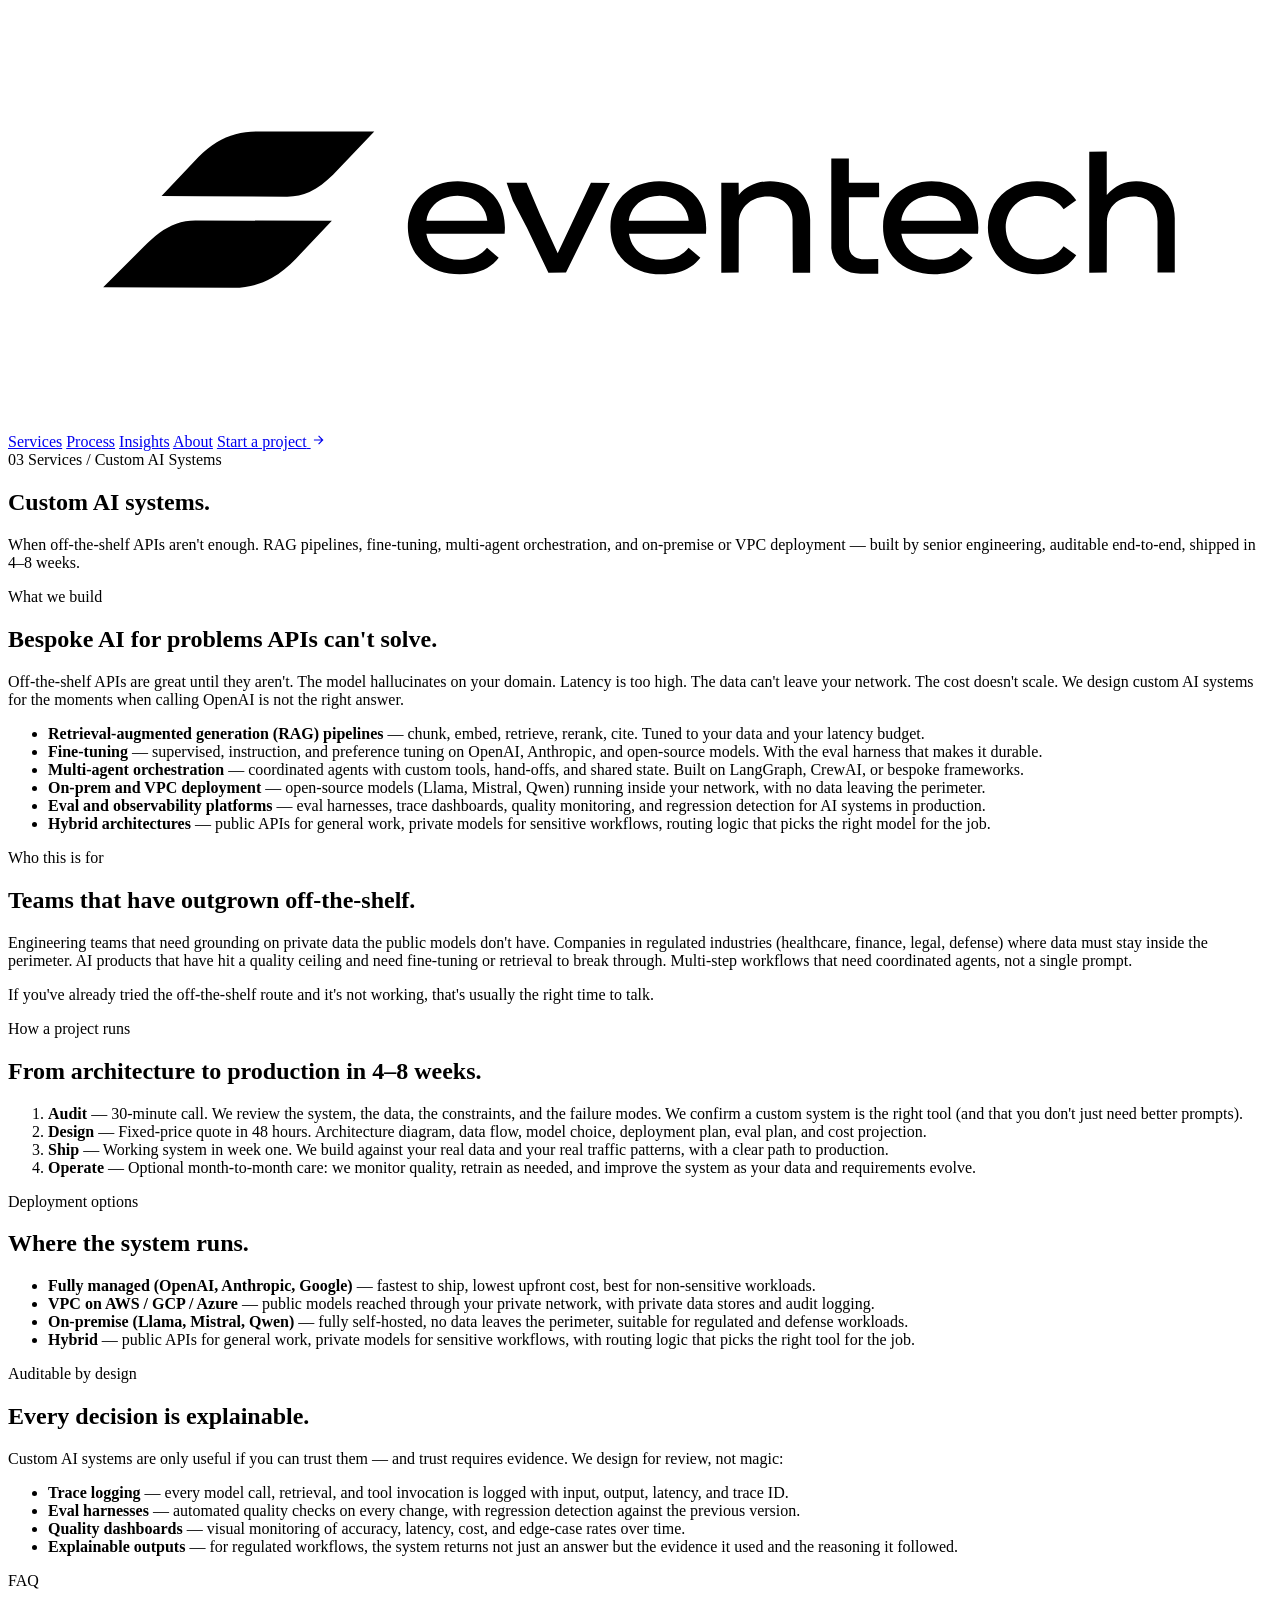
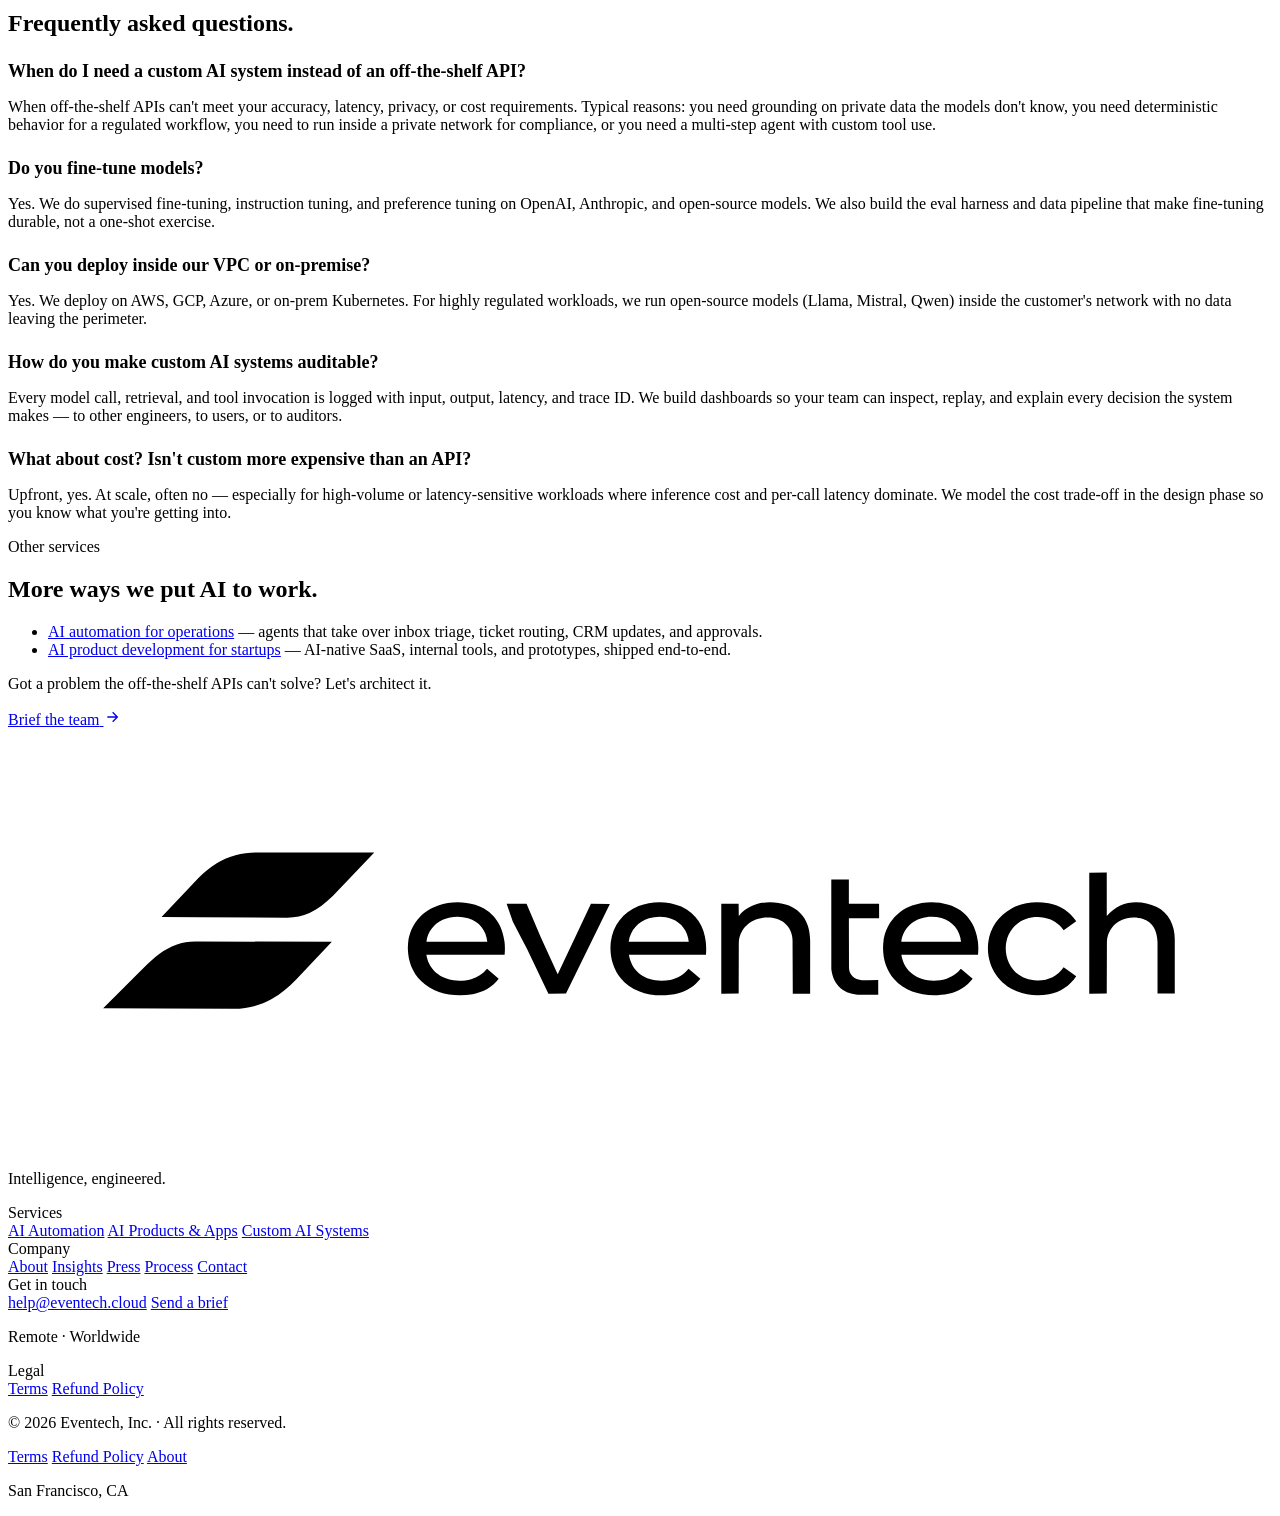
<file: services/custom-ai-systems.html>
<!DOCTYPE html>
<html lang="en">
<head>
  <meta charset="UTF-8" />
  <meta name="viewport" content="width=device-width, initial-scale=1.0" />

  <!-- Primary SEO -->
  <title>Custom AI Systems: RAG, Fine-Tuning, Orchestration | Eventech</title>
  <meta name="title" content="Custom AI Systems: RAG, Fine-Tuning, Orchestration | Eventech" />
  <meta name="description" content="Eventech designs custom AI systems for problems off-the-shelf APIs can't solve: RAG pipelines, fine-tuning, multi-agent orchestration, and private or VPC deployment. Senior engineering. Auditable end-to-end." />
  <meta name="keywords" content="custom AI system, RAG, retrieval augmented generation, fine-tuning, LLM fine-tuning, multi-agent orchestration, private LLM, VPC LLM, on-premise AI, AI agent framework, AI engineering, AI consultant, San Francisco AI engineer, eventech" />
  <meta name="author" content="Sofiane Moudjahed" />
  <meta name="publisher" content="eventech, Inc." />
  <meta name="copyright" content="eventech, Inc." />
  <meta name="robots" content="index, follow, max-image-preview:large, max-snippet:-1, max-video-preview:-1" />
  <link rel="canonical" href="https://eventech.cloud/services/custom-ai-systems.html" />
  <base href="https://eventech.cloud/" />

  <meta name="theme-color" content="#000000" />
  <meta name="color-scheme" content="light" />

  <!-- Open Graph -->
  <meta property="og:type" content="website" />
  <meta property="og:site_name" content="eventech" />
  <meta property="og:url" content="https://eventech.cloud/services/custom-ai-systems.html" />
  <meta property="og:title" content="Custom AI Systems: RAG, Fine-Tuning, Orchestration | Eventech" />
  <meta property="og:description" content="RAG pipelines, fine-tuning, multi-agent orchestration, and private deployment. Senior engineering. Auditable end-to-end." />
  <meta property="og:image" content="https://eventech.cloud/og-image.svg" />
  <meta property="og:image:width" content="1200" />
  <meta property="og:image:height" content="630" />
  <meta property="og:image:alt" content="Custom AI Systems — eventech" />

  <!-- Twitter -->
  <meta name="twitter:card" content="summary_large_image" />
  <meta name="twitter:title" content="Custom AI Systems: RAG, Fine-Tuning, Orchestration | Eventech" />
  <meta name="twitter:description" content="RAG pipelines, fine-tuning, multi-agent orchestration, and private deployment. Senior engineering. Auditable end-to-end." />
  <meta name="twitter:image" content="https://eventech.cloud/og-image.svg" />

  <!-- JSON-LD: Service + BreadcrumbList + FAQPage -->
  <script type="application/ld+json">
  {
    "@context": "https://schema.org",
    "@graph": [
      {
        "@type": "Service",
        "@id": "https://eventech.cloud/services/custom-ai-systems.html#service",
        "name": "Custom AI Systems",
        "serviceType": "Bespoke AI Engineering",
        "provider": { "@id": "https://eventech.cloud/#organization" },
        "areaServed": ["US", "EU", "MENA", "Worldwide"],
        "url": "https://eventech.cloud/services/custom-ai-systems.html",
        "description": "Bespoke AI systems for problems off-the-shelf APIs cannot solve: retrieval-augmented generation (RAG) pipelines, fine-tuning, multi-agent orchestration, and on-premise or VPC deployments. Senior engineering, auditable end-to-end.",
        "offers": {
          "@type": "Offer",
          "priceCurrency": "USD",
          "priceRange": "$$$",
          "category": "Fixed-scope engagement"
        }
      },
      {
        "@type": "BreadcrumbList",
        "itemListElement": [
          { "@type": "ListItem", "position": 1, "name": "Home", "item": "https://eventech.cloud/" },
          { "@type": "ListItem", "position": 2, "name": "Services", "item": "https://eventech.cloud/#services" },
          { "@type": "ListItem", "position": 3, "name": "Custom AI Systems", "item": "https://eventech.cloud/services/custom-ai-systems.html" }
        ]
      },
      {
        "@type": "FAQPage",
        "@id": "https://eventech.cloud/services/custom-ai-systems.html#faq",
        "mainEntity": [
          {
            "@type": "Question",
            "name": "When do I need a custom AI system instead of an off-the-shelf API?",
            "acceptedAnswer": {
              "@type": "Answer",
              "text": "When off-the-shelf APIs can't meet your accuracy, latency, privacy, or cost requirements. Typical reasons: you need grounding on private data the models don't know, you need deterministic behavior for a regulated workflow, you need to run inside a private network for compliance, or you need a multi-step agent with custom tool use."
            }
          },
          {
            "@type": "Question",
            "name": "Do you fine-tune models?",
            "acceptedAnswer": {
              "@type": "Answer",
              "text": "Yes. We do supervised fine-tuning, instruction tuning, and preference tuning on OpenAI, Anthropic, and open-source models (Llama, Mistral, Qwen). We also build the eval harness and data pipeline that make fine-tuning durable, not a one-shot exercise."
            }
          },
          {
            "@type": "Question",
            "name": "Can you deploy inside our VPC or on-premise?",
            "acceptedAnswer": {
              "@type": "Answer",
              "text": "Yes. We deploy on AWS, GCP, Azure, or on-prem Kubernetes. For highly regulated workloads, we run open-source models (Llama, Mistral, Qwen) inside the customer's network with no data leaving the perimeter."
            }
          },
          {
            "@type": "Question",
            "name": "How do you make custom AI systems auditable?",
            "acceptedAnswer": {
              "@type": "Answer",
              "text": "Every model call, retrieval, and tool invocation is logged with input, output, latency, and trace ID. We build dashboards so your team can inspect, replay, and explain every decision the system makes — to other engineers, to users, or to auditors."
            }
          }
        ]
      }
    ]
  }
  </script>

  <link rel="preconnect" href="https://fonts.googleapis.com" />
  <link rel="preconnect" href="https://fonts.gstatic.com" crossorigin />
  <link rel="preload" as="style" href="https://fonts.googleapis.com/css2?family=Inter:wght@300;400;500;600;700;800;900&family=JetBrains+Mono:wght@400;500&display=swap" />
  <link rel="stylesheet" href="../styles.css" />
  <link rel="icon" href="../favicon.svg" type="image/svg+xml" />
  <link rel="alternate" type="text/plain" href="../llms.txt" title="LLM-readable site summary" />
</head>
<body>
  <div class="noise" aria-hidden="true"></div>
  <div class="cursor-dot" aria-hidden="true"></div>

  <header class="nav">
    <div class="nav__inner">
      <a href="../" class="nav__logo" aria-label="Eventech home">
        <span class="nav__logo-mark" aria-hidden="true">
          <svg viewBox="0 0 2172 724" xmlns="http://www.w3.org/2000/svg">
            <path d="M387.48,480.88l-123.69-.54-100.25-.41,69.67-69.6c8.84-8.83,17.35-16.35,27.19-24.05,17.96-13.32,38.56-21.29,61.83-21.22l234.24.7-61.66,64.97c-12.58,13.25-26.04,24.08-41.65,33.42-20.18,11.11-41.74,16.83-65.69,16.72Z"/>
            <path d="M479.41,324.16l-148.55-.81-67.04-.31,63.82-67.28c9.41-9.92,19.76-17.71,31.06-24.96,21.2-13.19,44.33-18.68,69.43-18.66l201.26.19-70.88,74.01c-12.47,12.03-24.94,22.28-40.44,29.79-12.17,5.08-24.43,8.10-38.66,8.03Z"/>
            <path d="M823.16,412.08l20.01,17.22c-10.83,14.45-26.71,23.24-44.59,26.33-31.57,5.46-65.3.11-88.7-22.52-15.1-14.6-22.25-34.09-22.78-55.02-.88-34.48,19.48-63.9,52.23-75.01,20.43-6.93,42.66-7.43,63.51-1.02,37.95,11.67,54.29,47.58,50.51,86.03l-134.47.03c5.82,36.57,42.87,51.10,76.99,41.82,10.77-2.93,19.64-8.73,27.29-17.86ZM823.58,365.57c-1.69-19.4-14.14-35.06-32.78-40.44-14.63-4.23-29.95-3.42-43.74,2.84-15.47,7.21-26.05,20.97-28.03,37.65l104.54-.05Z"/>
            <path d="M1169.47,412.17l20.31,17c-9.75,12.31-22.42,21.1-37.69,24.93-34.11,8.56-76.26,2.44-99.19-25.97-12.99-16.09-18.59-35.98-17.52-56.48,1.59-30.43,19.62-56.11,48.15-67.38,23.54-9.30,49.94-8.75,73.37.59,33.87,15.94,45.16,47.19,42.46,83.23l-132.39.02c5.79,35.22,36.98,49.24,71.14,43.12,12.49-2.60,23.28-8.97,31.36-19.05ZM1169.75,365.55c-1.51-17.86-12.19-33.01-29.08-39.27-12.66-4.90-26.28-4.83-39.34-1.13-18.32,5.74-31.94,20.47-34.73,40.50l103.15-.11Z"/>
            <path d="M1637.25,412.09l20.4,16.99c-10.74,13.48-24.94,22.47-41.65,25.93-32.77,6.78-70.46.73-93.11-24.85-14.33-16.18-20.04-36.62-19.13-58.17,1.31-31.30,20.23-57.78,49.81-68.56,20.08-7.32,41.92-7.69,62.54-1.62,38.08,11.20,54.51,47.36,50.74,86.26l-131.79.06c5.24,32.93,34.47,48.23,66.74,43.70,13.88-2.02,25.97-8.15,35.46-19.74ZM1637.61,365.55c-1.63-19.58-14.42-35.42-33.5-40.79-31.04-8.73-65.06,7.33-69.15,40.86l102.66-.07Z"/>
            <path d="M1975.32,454.76l-.03-87.7c-.31-18.57-6.9-34.84-24.78-40.76-13.69-4.54-29.15-3.13-41.8,4.5s-20.33,21.32-20.38,36.29l-.28,87.62-30.06.03.02-207.85,30.05-.09.05,74.73c22.23-26.83,55.57-29.51,86.03-15.79,20.85,10.69,30.79,32.03,30.79,55.28v93.59s-29.62.13-29.62.13Z"/>
            <path d="M1334.34,333.32c-11.22-9.13-25.1-10.6-38.6-8.73-22.67,3.13-39.92,21.1-39.97,44.51l-.2,85.54-29.88.16v-154.33s29.78-.03,29.78-.03l.31,20.82c19.78-24.13,53.64-28.37,82.06-19.08s40.57,33.28,40.56,61.91l-.03,90.66-29.83.05-.42-91.69c-.05-11.44-5.01-22.66-13.76-29.78Z"/>
            <polygon points="1034.21 300.67 958.84 454.63 928.61 454.86 891.93 378.16 867.55 331.36 856.82 300.49 891.03 300.35 914.76 356.19 944.57 421.56 1001.7 300.44 1034.21 300.67"/>
            <path d="M1768.46,432.12c18.89.4,35.05-7.35,45.5-22.71l21.65,15.44c-11.18,16.62-27.46,27.45-46.86,30.93-18.75,3.36-37.79,2.04-55.28-5.08-30.23-12.30-49.13-40.18-49.64-72.72-.47-29.49,14.73-55.45,40.74-69.60,19.43-10.57,41.84-12.87,63.68-8.77,19.39,3.84,35.74,13.98,47.37,30.7l-21.62,15.38c-8.23-11.72-19.55-18.97-33.42-21.46-19.93-3.73-41.1,2.17-54.15,18.18-13.74,16.85-15.38,40-6.4,59.59,8.66,18.91,27.15,29.68,48.44,30.13Z"/>
            <path d="M1459.65,429.85c5.8,1.89,11.68,2.13,17.32,1.95l18.37-.58.06,25.47-30.34-.11c-27.54-.10-46.95-15.51-50.28-43.84l-.07-154.13h30.19s.05,41.77.05,41.77l51.88.08.09,24.63-51.99.02.2,84.66c.02,9.31,5.77,17.23,14.52,20.08Z"/>
          </svg>
        </span>
      </a>
      <nav class="nav__links" aria-label="Primary">
        <a href="../#services">Services</a>
        <a href="../#process">Process</a>
        <a href="../insights/">Insights</a>
        <a href="../about.html">About</a>
        <a href="../#contact" class="nav__cta">
          <span>Start a project</span>
          <svg width="14" height="14" viewBox="0 0 24 24" fill="none" stroke="currentColor" stroke-width="2"><path d="M5 12h14M13 5l7 7-7 7"/></svg>
        </a>
      </nav>
    </div>
  </header>

  <main id="top">
    <section class="page-hero">
      <div class="container">
        <div class="page-hero__eyebrow">
          <span class="page-hero__num">03</span>
          <span>Services / Custom AI Systems</span>
        </div>
        <h1 class="page-hero__title">Custom AI systems.</h1>
        <p class="page-hero__sub">When off-the-shelf APIs aren't enough. RAG pipelines, fine-tuning, multi-agent orchestration, and on-premise or VPC deployment — built by senior engineering, auditable end-to-end, shipped in 4–8 weeks.</p>
      </div>
    </section>

    <section class="legal">
      <div class="container">
        <div class="legal__body">
          <div class="legal__section">
            <div class="legal__num">What we build</div>
            <h2 class="legal__h2">Bespoke AI for problems APIs can't solve.</h2>
            <p>Off-the-shelf APIs are great until they aren't. The model hallucinates on your domain. Latency is too high. The data can't leave your network. The cost doesn't scale. We design custom AI systems for the moments when calling OpenAI is not the right answer.</p>
            <ul>
              <li><strong>Retrieval-augmented generation (RAG) pipelines</strong> — chunk, embed, retrieve, rerank, cite. Tuned to your data and your latency budget.</li>
              <li><strong>Fine-tuning</strong> — supervised, instruction, and preference tuning on OpenAI, Anthropic, and open-source models. With the eval harness that makes it durable.</li>
              <li><strong>Multi-agent orchestration</strong> — coordinated agents with custom tools, hand-offs, and shared state. Built on LangGraph, CrewAI, or bespoke frameworks.</li>
              <li><strong>On-prem and VPC deployment</strong> — open-source models (Llama, Mistral, Qwen) running inside your network, with no data leaving the perimeter.</li>
              <li><strong>Eval and observability platforms</strong> — eval harnesses, trace dashboards, quality monitoring, and regression detection for AI systems in production.</li>
              <li><strong>Hybrid architectures</strong> — public APIs for general work, private models for sensitive workflows, routing logic that picks the right model for the job.</li>
            </ul>
          </div>

          <div class="legal__section">
            <div class="legal__num">Who this is for</div>
            <h2 class="legal__h2">Teams that have outgrown off-the-shelf.</h2>
            <p>Engineering teams that need grounding on private data the public models don't have. Companies in regulated industries (healthcare, finance, legal, defense) where data must stay inside the perimeter. AI products that have hit a quality ceiling and need fine-tuning or retrieval to break through. Multi-step workflows that need coordinated agents, not a single prompt.</p>
            <p>If you've already tried the off-the-shelf route and it's not working, that's usually the right time to talk.</p>
          </div>

          <div class="legal__section">
            <div class="legal__num">How a project runs</div>
            <h2 class="legal__h2">From architecture to production in 4–8 weeks.</h2>
            <ol>
              <li><strong>Audit</strong> — 30-minute call. We review the system, the data, the constraints, and the failure modes. We confirm a custom system is the right tool (and that you don't just need better prompts).</li>
              <li><strong>Design</strong> — Fixed-price quote in 48 hours. Architecture diagram, data flow, model choice, deployment plan, eval plan, and cost projection.</li>
              <li><strong>Ship</strong> — Working system in week one. We build against your real data and your real traffic patterns, with a clear path to production.</li>
              <li><strong>Operate</strong> — Optional month-to-month care: we monitor quality, retrain as needed, and improve the system as your data and requirements evolve.</li>
            </ol>
          </div>

          <div class="legal__section">
            <div class="legal__num">Deployment options</div>
            <h2 class="legal__h2">Where the system runs.</h2>
            <ul>
              <li><strong>Fully managed (OpenAI, Anthropic, Google)</strong> — fastest to ship, lowest upfront cost, best for non-sensitive workloads.</li>
              <li><strong>VPC on AWS / GCP / Azure</strong> — public models reached through your private network, with private data stores and audit logging.</li>
              <li><strong>On-premise (Llama, Mistral, Qwen)</strong> — fully self-hosted, no data leaves the perimeter, suitable for regulated and defense workloads.</li>
              <li><strong>Hybrid</strong> — public APIs for general work, private models for sensitive workflows, with routing logic that picks the right tool for the job.</li>
            </ul>
          </div>

          <div class="legal__section">
            <div class="legal__num">Auditable by design</div>
            <h2 class="legal__h2">Every decision is explainable.</h2>
            <p>Custom AI systems are only useful if you can trust them — and trust requires evidence. We design for review, not magic:</p>
            <ul>
              <li><strong>Trace logging</strong> — every model call, retrieval, and tool invocation is logged with input, output, latency, and trace ID.</li>
              <li><strong>Eval harnesses</strong> — automated quality checks on every change, with regression detection against the previous version.</li>
              <li><strong>Quality dashboards</strong> — visual monitoring of accuracy, latency, cost, and edge-case rates over time.</li>
              <li><strong>Explainable outputs</strong> — for regulated workflows, the system returns not just an answer but the evidence it used and the reasoning it followed.</li>
            </ul>
          </div>

          <div class="legal__section">
            <div class="legal__num">FAQ</div>
            <h2 class="legal__h2">Frequently asked questions.</h2>

            <h3 style="font-size: 18px; font-weight: 600; margin: 24px 0 8px; color: var(--ink);">When do I need a custom AI system instead of an off-the-shelf API?</h3>
            <p>When off-the-shelf APIs can't meet your accuracy, latency, privacy, or cost requirements. Typical reasons: you need grounding on private data the models don't know, you need deterministic behavior for a regulated workflow, you need to run inside a private network for compliance, or you need a multi-step agent with custom tool use.</p>

            <h3 style="font-size: 18px; font-weight: 600; margin: 24px 0 8px; color: var(--ink);">Do you fine-tune models?</h3>
            <p>Yes. We do supervised fine-tuning, instruction tuning, and preference tuning on OpenAI, Anthropic, and open-source models. We also build the eval harness and data pipeline that make fine-tuning durable, not a one-shot exercise.</p>

            <h3 style="font-size: 18px; font-weight: 600; margin: 24px 0 8px; color: var(--ink);">Can you deploy inside our VPC or on-premise?</h3>
            <p>Yes. We deploy on AWS, GCP, Azure, or on-prem Kubernetes. For highly regulated workloads, we run open-source models (Llama, Mistral, Qwen) inside the customer's network with no data leaving the perimeter.</p>

            <h3 style="font-size: 18px; font-weight: 600; margin: 24px 0 8px; color: var(--ink);">How do you make custom AI systems auditable?</h3>
            <p>Every model call, retrieval, and tool invocation is logged with input, output, latency, and trace ID. We build dashboards so your team can inspect, replay, and explain every decision the system makes — to other engineers, to users, or to auditors.</p>

            <h3 style="font-size: 18px; font-weight: 600; margin: 24px 0 8px; color: var(--ink);">What about cost? Isn't custom more expensive than an API?</h3>
            <p>Upfront, yes. At scale, often no — especially for high-volume or latency-sensitive workloads where inference cost and per-call latency dominate. We model the cost trade-off in the design phase so you know what you're getting into.</p>
          </div>

          <div class="legal__section">
            <div class="legal__num">Other services</div>
            <h2 class="legal__h2">More ways we put AI to work.</h2>
            <ul>
              <li><a href="./ai-automation-for-operations.html">AI automation for operations</a> — agents that take over inbox triage, ticket routing, CRM updates, and approvals.</li>
              <li><a href="./ai-product-development.html">AI product development for startups</a> — AI-native SaaS, internal tools, and prototypes, shipped end-to-end.</li>
            </ul>
          </div>
        </div>
      </div>
    </section>

    <section class="legal-cta">
      <p>Got a problem the off-the-shelf APIs can't solve? Let's architect it.</p>
      <a href="../#contact" class="btn btn--primary">
        <span>Brief the team</span>
        <svg width="16" height="16" viewBox="0 0 24 24" fill="none" stroke="currentColor" stroke-width="2"><path d="M5 12h14M13 5l7 7-7 7"/></svg>
      </a>
    </section>
  </main>

  <footer class="footer">
    <div class="container">
      <div class="footer__top">
        <div class="footer__brand">
          <a href="../" class="nav__logo">
            <span class="nav__logo-mark footer__logo-mark" aria-hidden="true">
              <svg viewBox="0 0 2172 724" xmlns="http://www.w3.org/2000/svg">
                <path d="M387.48,480.88l-123.69-.54-100.25-.41,69.67-69.6c8.84-8.83,17.35-16.35,27.19-24.05,17.96-13.32,38.56-21.29,61.83-21.22l234.24.7-61.66,64.97c-12.58,13.25-26.04,24.08-41.65,33.42-20.18,11.11-41.74,16.83-65.69,16.72Z"/>
                <path d="M479.41,324.16l-148.55-.81-67.04-.31,63.82-67.28c9.41-9.92,19.76-17.71,31.06-24.96,21.2-13.19,44.33-18.68,69.43-18.66l201.26.19-70.88,74.01c-12.47,12.03-24.94,22.28-40.44,29.79-12.17,5.08-24.43,8.10-38.66,8.03Z"/>
                <path d="M823.16,412.08l20.01,17.22c-10.83,14.45-26.71,23.24-44.59,26.33-31.57,5.46-65.3.11-88.7-22.52-15.1-14.6-22.25-34.09-22.78-55.02-.88-34.48,19.48-63.9,52.23-75.01,20.43-6.93,42.66-7.43,63.51-1.02,37.95,11.67,54.29,47.58,50.51,86.03l-134.47.03c5.82,36.57,42.87,51.10,76.99,41.82,10.77-2.93,19.64-8.73,27.29-17.86ZM823.58,365.57c-1.69-19.4-14.14-35.06-32.78-40.44-14.63-4.23-29.95-3.42-43.74,2.84-15.47,7.21-26.05,20.97-28.03,37.65l104.54-.05Z"/>
                <path d="M1169.47,412.17l20.31,17c-9.75,12.31-22.42,21.1-37.69,24.93-34.11,8.56-76.26,2.44-99.19-25.97-12.99-16.09-18.59-35.98-17.52-56.48,1.59-30.43,19.62-56.11,48.15-67.38,23.54-9.30,49.94-8.75,73.37.59,33.87,15.94,45.16,47.19,42.46,83.23l-132.39.02c5.79,35.22,36.98,49.24,71.14,43.12,12.49-2.60,23.28-8.97,31.36-19.05ZM1169.75,365.55c-1.51-17.86-12.19-33.01-29.08-39.27-12.66-4.90-26.28-4.83-39.34-1.13-18.32,5.74-31.94,20.47-34.73,40.50l103.15-.11Z"/>
                <path d="M1637.25,412.09l20.4,16.99c-10.74,13.48-24.94,22.47-41.65,25.93-32.77,6.78-70.46.73-93.11-24.85-14.33-16.18-20.04-36.62-19.13-58.17,1.31-31.30,20.23-57.78,49.81-68.56,20.08-7.32,41.92-7.69,62.54-1.62,38.08,11.20,54.51,47.36,50.74,86.26l-131.79.06c5.24,32.93,34.47,48.23,66.74,43.70,13.88-2.02,25.97-8.15,35.46-19.74ZM1637.61,365.55c-1.63-19.58-14.42-35.42-33.5-40.79-31.04-8.73-65.06,7.33-69.15,40.86l102.66-.07Z"/>
                <path d="M1975.32,454.76l-.03-87.7c-.31-18.57-6.9-34.84-24.78-40.76-13.69-4.54-29.15-3.13-41.8,4.5s-20.33,21.32-20.38,36.29l-.28,87.62-30.06.03.02-207.85,30.05-.09.05,74.73c22.23-26.83,55.57-29.51,86.03-15.79,20.85,10.69,30.79,32.03,30.79,55.28v93.59s-29.62.13-29.62.13Z"/>
                <path d="M1334.34,333.32c-11.22-9.13-25.1-10.6-38.6-8.73-22.67,3.13-39.92,21.1-39.97,44.51l-.2,85.54-29.88.16v-154.33s29.78-.03,29.78-.03l.31,20.82c19.78-24.13,53.64-28.37,82.06-19.08s40.57,33.28,40.56,61.91l-.03,90.66-29.83.05-.42-91.69c-.05-11.44-5.01-22.66-13.76-29.78Z"/>
                <polygon points="1034.21 300.67 958.84 454.63 928.61 454.86 891.93 378.16 867.55 331.36 856.82 300.49 891.03 300.35 914.76 356.19 944.57 421.56 1001.7 300.44 1034.21 300.67"/>
                <path d="M1768.46,432.12c18.89.4,35.05-7.35,45.5-22.71l21.65,15.44c-11.18,16.62-27.46,27.45-46.86,30.93-18.75,3.36-37.79,2.04-55.28-5.08-30.23-12.30-49.13-40.18-49.64-72.72-.47-29.49,14.73-55.45,40.74-69.60,19.43-10.57,41.84-12.87,63.68-8.77,19.39,3.84,35.74,13.98,47.37,30.7l-21.62,15.38c-8.23-11.72-19.55-18.97-33.42-21.46-19.93-3.73-41.1,2.17-54.15,18.18-13.74,16.85-15.38,40-6.4,59.59,8.66,18.91,27.15,29.68,48.44,30.13Z"/>
                <path d="M1459.65,429.85c5.8,1.89,11.68,2.13,17.32,1.95l18.37-.58.06,25.47-30.34-.11c-27.54-.10-46.95-15.51-50.28-43.84l-.07-154.13h30.19s.05,41.77.05,41.77l51.88.08.09,24.63-51.99.02.2,84.66c.02,9.31,5.77,17.23,14.52,20.08Z"/>
              </svg>
            </span>
          </a>
          <p>Intelligence, engineered.</p>
        </div>
        <div class="footer__col">
          <div class="footer__col-title">Services</div>
          <a href="./ai-automation-for-operations.html">AI Automation</a>
          <a href="./ai-product-development.html">AI Products & Apps</a>
          <a href="./custom-ai-systems.html">Custom AI Systems</a>
        </div>
        <div class="footer__col">
          <div class="footer__col-title">Company</div>
          <a href="../about.html">About</a>
          <a href="../insights/">Insights</a>
          <a href="../press.html">Press</a>
          <a href="../#process">Process</a>
          <a href="../#contact">Contact</a>
        </div>
        <div class="footer__col">
          <div class="footer__col-title">Get in touch</div>
          <a href="mailto:help@eventech.cloud">help@eventech.cloud</a>
          <a href="../#contact">Send a brief</a>
          <p>Remote · Worldwide</p>
        </div>
        <div class="footer__col">
          <div class="footer__col-title">Legal</div>
          <a href="../terms.html">Terms</a>
          <a href="../refund.html">Refund Policy</a>
        </div>
      </div>
      <div class="footer__bottom">
        <p>© 2026 Eventech, Inc. · All rights reserved.</p>
        <nav class="footer__bottom-links" aria-label="Legal">
          <a href="../terms.html">Terms</a>
          <a href="../refund.html">Refund Policy</a>
          <a href="../about.html">About</a>
        </nav>
        <p>San Francisco, CA</p>
      </div>
    </div>
  </footer>
</body>
</html>
</file>
<file: styles.css>
/* =========================================================
   Eventech — Minimalist Tech Design System
   ========================================================= */

* {
  margin: 0;
  padding: 0;
  box-sizing: border-box;
}

:root {
  --bg: #ffffff;
  --bg-soft: #fafafa;
  --bg-card: #ffffff;
  --ink: #0a0a0a;
  --ink-soft: #1a1a1a;
  --muted: #6b6b6b;
  --muted-soft: #a3a3a3;
  --hair: #e5e5e5;
  --hair-strong: #d4d4d4;
  --accent: #0a0a0a;
  --coral: #ff5b4a;          /* one warm accent, used sparingly */
  --coral-soft: #ffe5e1;
  --container: 1280px;
  --container-px: 32px;
  --r-sm: 6px;
  --r-md: 10px;
  --r-lg: 16px;
  --ease: cubic-bezier(0.22, 1, 0.36, 1);
  --ease-out: cubic-bezier(0.16, 1, 0.3, 1);
  --t-fast: 180ms;
  --t-base: 320ms;
  --t-slow: 600ms;
}

html, body {
  background: var(--bg);
  color: var(--ink);
  font-family: 'Inter', -apple-system, BlinkMacSystemFont, 'Segoe UI', Helvetica, Arial, sans-serif;
  font-size: 16px;
  line-height: 1.5;
  -webkit-font-smoothing: antialiased;
  -moz-osx-font-smoothing: grayscale;
  text-rendering: optimizeLegibility;
  font-feature-settings: 'cv11', 'ss01', 'ss03';
  scroll-behavior: smooth;
  overflow-x: hidden;
}

body {
  position: relative;
  min-height: 100vh;
}

img, svg {
  display: block;
  max-width: 100%;
}

a {
  color: inherit;
  text-decoration: none;
}

button {
  font-family: inherit;
  border: none;
  background: none;
  cursor: pointer;
  color: inherit;
}

input, textarea {
  font-family: inherit;
  font-size: inherit;
  color: inherit;
}

::selection {
  background: var(--ink);
  color: var(--bg);
}

/* Container */
.container {
  max-width: var(--container);
  margin: 0 auto;
  padding: 0 var(--container-px);
  position: relative;
}

/* =========================================================
   Noise overlay (subtle film grain)
   ========================================================= */
.noise {
  position: fixed;
  inset: 0;
  pointer-events: none;
  z-index: 9999;
  opacity: 0.035;
  mix-blend-mode: multiply;
  background-image: url("data:image/svg+xml,%3Csvg viewBox='0 0 200 200' xmlns='http://www.w3.org/2000/svg'%3E%3Cfilter id='n'%3E%3CfeTurbulence type='fractalNoise' baseFrequency='0.9' numOctaves='2' stitchTiles='stitch'/%3E%3C/filter%3E%3Crect width='100%25' height='100%25' filter='url(%23n)'/%3E%3C/svg%3E");
}

/* =========================================================
   Cursor dot
   ========================================================= */
.cursor-dot {
  position: fixed;
  top: 0;
  left: 0;
  width: 8px;
  height: 8px;
  background: var(--ink);
  border-radius: 50%;
  pointer-events: none;
  z-index: 9998;
  transform: translate(-50%, -50%);
  transition: transform 120ms var(--ease), width 240ms var(--ease), height 240ms var(--ease);
  mix-blend-mode: difference;
  background: #fff;
  display: none;
}

@media (hover: hover) and (pointer: fine) {
  .cursor-dot { display: block; }
  a:hover ~ .cursor-dot,
  button:hover ~ .cursor-dot {
    width: 32px;
    height: 32px;
  }
}

/* =========================================================
   Navigation
   ========================================================= */
.nav {
  position: fixed;
  top: 0;
  left: 0;
  right: 0;
  z-index: 100;
  padding: 18px 0;
  background: rgba(255, 255, 255, 0.72);
  backdrop-filter: saturate(180%) blur(18px);
  -webkit-backdrop-filter: saturate(180%) blur(18px);
  border-bottom: 1px solid transparent;
  transition: border-color var(--t-base) var(--ease), background var(--t-base) var(--ease);
}

.nav.is-scrolled {
  border-bottom-color: var(--hair);
}

.nav__inner {
  max-width: var(--container);
  margin: 0 auto;
  padding: 0 var(--container-px);
  display: flex;
  align-items: center;
  justify-content: space-between;
  gap: 32px;
}

.nav__logo {
  display: inline-flex;
  align-items: center;
  gap: 10px;
  font-weight: 700;
  font-size: 17px;
  letter-spacing: -0.02em;
}

.nav__logo-mark {
  display: inline-flex;
  align-items: center;
  justify-content: center;
  width: 96px;
  height: 32px;
  color: var(--ink);
  flex-shrink: 0;
}

.nav__logo-mark svg {
  display: block;
  width: 100%;
  height: 100%;
}

.nav__logo-text {
  font-weight: 700;
  letter-spacing: -0.025em;
}

.nav__links {
  display: flex;
  align-items: center;
  gap: 28px;
  font-size: 14px;
}

.nav__links a {
  color: var(--ink-soft);
  font-weight: 500;
  position: relative;
  transition: color var(--t-fast) var(--ease);
}

.nav__links a:not(.nav__cta):hover {
  color: var(--ink);
}

.nav__cta {
  display: inline-flex;
  align-items: center;
  gap: 6px;
  padding: 8px 14px;
  border: 1px solid var(--ink);
  border-radius: 999px;
  font-weight: 500;
  color: var(--ink) !important;
  background: var(--bg);
  transition: background var(--t-fast) var(--ease), color var(--t-fast) var(--ease), transform var(--t-fast) var(--ease);
}

.nav__cta:hover {
  background: var(--ink);
  color: var(--bg) !important;
  transform: translateY(-1px);
}

@media (max-width: 768px) {
  .nav__links { gap: 16px; font-size: 13px; }
  .nav__links a:not(.nav__cta) { display: none; }
}

/* =========================================================
   Hero
   ========================================================= */
.hero {
  position: relative;
  padding: 180px 0 120px;
  overflow: hidden;
}

.hero__grid {
  position: absolute;
  inset: 0;
  background-image:
    linear-gradient(to right, rgba(0, 0, 0, 0.035) 1px, transparent 1px),
    linear-gradient(to bottom, rgba(0, 0, 0, 0.035) 1px, transparent 1px);
  background-size: 64px 64px;
  mask-image: radial-gradient(ellipse 80% 60% at 50% 30%, #000 30%, transparent 80%);
  -webkit-mask-image: radial-gradient(ellipse 80% 60% at 50% 30%, #000 30%, transparent 80%);
  pointer-events: none;
}

.hero__canvas {
  position: absolute;
  inset: 0;
  width: 100%;
  height: 100%;
  pointer-events: none;
  z-index: 0;
  mask-image: radial-gradient(ellipse 70% 70% at 50% 45%, #000 25%, transparent 85%);
  -webkit-mask-image: radial-gradient(ellipse 70% 70% at 50% 45%, #000 25%, transparent 85%);
  opacity: 0.7;
}

.hero__eyebrow {
  display: inline-flex;
  align-items: center;
  gap: 8px;
  padding: 6px 14px;
  border: 1px solid var(--hair);
  border-radius: 999px;
  font-size: 13px;
  color: var(--muted);
  font-family: 'JetBrains Mono', monospace;
  letter-spacing: 0;
  background: rgba(255, 255, 255, 0.6);
  backdrop-filter: blur(8px);
}

.hero__eyebrow .dot {
  width: 6px;
  height: 6px;
  border-radius: 50%;
  background: var(--coral);
  box-shadow: 0 0 0 0 rgba(255, 91, 74, 0.5);
  animation: pulse 2.4s infinite;
}

@keyframes pulse {
  0%   { box-shadow: 0 0 0 0 rgba(255, 91, 74, 0.5); }
  70%  { box-shadow: 0 0 0 8px rgba(255, 91, 74, 0); }
  100% { box-shadow: 0 0 0 0 rgba(255, 91, 74, 0); }
}

.hero__title {
  margin-top: 32px;
  font-size: clamp(56px, 9.5vw, 132px);
  line-height: 0.94;
  letter-spacing: -0.05em;
  font-weight: 700;
  color: var(--ink);
}

.hero__title .line {
  display: block;
  overflow: hidden;
}

.hero__title em {
  font-style: italic;
  font-family: 'Inter', sans-serif;
  font-weight: 300;
  color: var(--ink);
  position: relative;
  display: inline-block;
}

.hero__title em::after {
  content: '';
  position: absolute;
  left: -0.04em;
  right: -0.04em;
  bottom: 0.06em;
  height: 4px;
  background: var(--coral);
  border-radius: 2px;
  transform-origin: left;
  animation: drawLine 1.4s var(--ease) 0.6s both;
}

@keyframes drawLine {
  from { transform: scaleX(0); }
  to   { transform: scaleX(1); }
}

/* Rotating word in hero title — min-width tracks the widest word
   (currently "scales" / "builds" / "learns" at 6 chars). Keep a real
   safety margin so nothing clips on first paint or any future word. */
.hero__rotator {
  display: inline-grid;
  grid-template-areas: "stack";
  vertical-align: baseline;
  text-align: left;
  min-width: 8ch;
}

.hero__rotator > span {
  grid-area: stack;
  opacity: 0;
  transform: translateY(0.4em);
  transition: opacity 480ms var(--ease), transform 480ms var(--ease);
  white-space: nowrap;
}

.hero__rotator > span.is-active {
  opacity: 1;
  transform: translateY(0);
}

.hero__rotator > span.is-leaving {
  opacity: 0;
  transform: translateY(-0.4em);
}

.hero__sub {
  margin-top: 32px;
  max-width: 620px;
  font-size: 18px;
  line-height: 1.55;
  color: var(--muted);
  font-weight: 400;
}

.hero__actions {
  margin-top: 40px;
  display: flex;
  align-items: center;
  gap: 12px;
  flex-wrap: wrap;
}

.btn {
  display: inline-flex;
  align-items: center;
  gap: 8px;
  padding: 14px 22px;
  border-radius: 999px;
  font-size: 14px;
  font-weight: 500;
  letter-spacing: -0.005em;
  transition: background var(--t-fast) var(--ease), color var(--t-fast) var(--ease), transform var(--t-fast) var(--ease), border-color var(--t-fast) var(--ease);
  white-space: nowrap;
}

.btn--primary {
  background: var(--ink);
  color: var(--bg);
  border: 1px solid var(--ink);
}

.btn--primary:hover {
  transform: translateY(-2px);
  background: #1f1f1f;
}

.btn--primary svg {
  transition: transform var(--t-fast) var(--ease);
}

.btn--primary:hover svg {
  transform: translateX(3px);
}

.btn--ghost {
  background: transparent;
  color: var(--ink);
  border: 1px solid var(--hair);
}

.btn--ghost:hover {
  border-color: var(--ink);
  background: var(--bg-soft);
}

.hero__meta {
  margin-top: 80px;
  display: grid;
  grid-template-columns: repeat(4, 1fr);
  gap: 0;
  border-top: 1px solid var(--hair);
  padding-top: 32px;
}

.meta-item {
  display: flex;
  flex-direction: column;
  gap: 12px;
  padding-right: 24px;
  position: relative;
}

.meta-item + .meta-item::before {
  content: '';
  position: absolute;
  left: 0;
  top: 8px;
  bottom: 8px;
  width: 1px;
  background: var(--hair);
}

.meta-item__icon {
  width: 18px;
  height: 18px;
  color: var(--ink);
  opacity: 0.6;
  transition: opacity var(--t-fast) var(--ease), transform var(--t-fast) var(--ease);
}

.meta-item:hover .meta-item__icon {
  opacity: 1;
  transform: translateX(2px);
}

.meta-item__num {
  font-size: 36px;
  font-weight: 600;
  letter-spacing: -0.035em;
  font-feature-settings: 'tnum';
  line-height: 1;
}

.meta-item__label {
  font-size: 13px;
  color: var(--muted);
  font-family: 'JetBrains Mono', monospace;
  letter-spacing: 0;
}

@media (max-width: 768px) {
  .hero__meta { grid-template-columns: repeat(2, 1fr); gap: 32px 0; padding-top: 24px; }
  .meta-item + .meta-item::before { display: none; }
  .meta-item:nth-child(3)::before,
  .meta-item:nth-child(4)::before { display: block; top: -16px; bottom: auto; height: 1px; width: auto; right: 0; left: 0; background: var(--hair); }
  .hero { padding: 140px 0 60px; }
}

/* =========================================================
   Section heads
   ========================================================= */
.section-head {
  display: flex;
  flex-direction: column;
  gap: 24px;
  margin-bottom: 80px;
  max-width: 900px;
}

.section-head__num {
  font-family: 'JetBrains Mono', monospace;
  font-size: 12px;
  color: var(--muted);
  letter-spacing: 0.04em;
  text-transform: uppercase;
}

.section-head__title {
  font-size: clamp(36px, 5vw, 64px);
  line-height: 1.05;
  letter-spacing: -0.035em;
  font-weight: 600;
  color: var(--ink);
}

.section-head__sub {
  font-size: 18px;
  line-height: 1.55;
  color: var(--muted);
  max-width: 640px;
}

/* =========================================================
   Services
   ========================================================= */
.services {
  padding: 180px 0;
}

.services__grid {
  display: grid;
  grid-template-columns: repeat(3, 1fr);
  gap: 0;
  border: 1px solid var(--hair);
  border-radius: var(--r-lg);
  overflow: hidden;
  background: var(--bg);
}

.service-card {
  position: relative;
  padding: 40px;
  border-right: 1px solid var(--hair);
  display: flex;
  flex-direction: column;
  gap: 20px;
  background: var(--bg);
  transition: background var(--t-base) var(--ease);
  min-height: 520px;
}

.service-card:last-child {
  border-right: none;
}

.service-card:hover {
  background: var(--bg-soft);
}

.service-card--featured {
  background: var(--ink);
  color: var(--bg);
}

.service-card--featured:hover {
  background: var(--ink-soft);
}

.service-card__num {
  font-family: 'JetBrains Mono', monospace;
  font-size: 12px;
  color: var(--muted);
  letter-spacing: 0.04em;
}

.service-card--featured .service-card__num {
  color: rgba(255, 255, 255, 0.5);
}

.service-card__icon {
  width: 56px;
  height: 56px;
  color: var(--ink);
}

.service-card--featured .service-card__icon {
  color: var(--bg);
}

.service-card__title {
  font-size: 28px;
  line-height: 1.15;
  letter-spacing: -0.025em;
  font-weight: 600;
}

.service-card__desc {
  font-size: 15px;
  line-height: 1.55;
  color: var(--muted);
}

.service-card--featured .service-card__desc {
  color: rgba(255, 255, 255, 0.7);
}

.service-card__list {
  list-style: none;
  display: flex;
  flex-direction: column;
  gap: 8px;
  margin-top: auto;
  padding-top: 24px;
  border-top: 1px solid var(--hair);
}

.service-card--featured .service-card__list {
  border-top-color: rgba(255, 255, 255, 0.15);
}

.service-card__list li {
  font-size: 14px;
  color: var(--ink-soft);
  display: flex;
  align-items: center;
  gap: 10px;
}

.service-card--featured .service-card__list li {
  color: rgba(255, 255, 255, 0.85);
}

.service-card__list li::before {
  content: '';
  display: inline-block;
  width: 4px;
  height: 4px;
  background: currentColor;
  border-radius: 50%;
  flex-shrink: 0;
}

.service-card__link {
  display: inline-flex;
  align-items: center;
  gap: 8px;
  font-size: 14px;
  font-weight: 500;
  color: inherit;
  width: fit-content;
  margin-top: 8px;
  padding-bottom: 4px;
  border-bottom: 1px solid transparent;
  transition: border-color var(--t-fast) var(--ease), gap var(--t-fast) var(--ease);
}

.service-card__link:hover {
  border-bottom-color: currentColor;
  gap: 12px;
}

@media (max-width: 1024px) {
  .services__grid { grid-template-columns: 1fr; }
  .service-card { border-right: none; border-bottom: 1px solid var(--hair); }
  .service-card:last-child { border-bottom: none; }
  .service-card { min-height: auto; }
}

/* =========================================================
   Work / Showcase
   ========================================================= */
.work {
  padding: 140px 0;
  background: var(--bg-soft);
  border-top: 1px solid var(--hair);
  border-bottom: 1px solid var(--hair);
}

.work__list {
  display: flex;
  flex-direction: column;
  border-top: 1px solid var(--hair);
}

.work__row {
  display: grid;
  grid-template-columns: 1.4fr 1fr;
  gap: 40px;
  padding: 40px 0;
  border-bottom: 1px solid var(--hair);
  transition: padding var(--t-base) var(--ease);
  align-items: center;
}

.work__row:hover {
  padding-left: 16px;
}

.work__row-left {
  display: flex;
  flex-direction: column;
  gap: 14px;
}

.work__row-tag {
  font-family: 'JetBrains Mono', monospace;
  font-size: 12px;
  color: var(--muted);
  letter-spacing: 0.04em;
}

.work__row-title {
  font-size: clamp(24px, 3vw, 36px);
  line-height: 1.15;
  letter-spacing: -0.025em;
  font-weight: 600;
}

.work__row-desc {
  font-size: 15px;
  line-height: 1.55;
  color: var(--muted);
  max-width: 540px;
}

.work__row-right {
  display: flex;
  align-items: center;
  justify-content: flex-end;
  gap: 40px;
}

.work__row-stat {
  display: flex;
  flex-direction: column;
  gap: 4px;
  text-align: right;
}

.work__row-stat-num {
  font-size: 28px;
  font-weight: 600;
  letter-spacing: -0.025em;
  font-feature-settings: 'tnum';
}

.work__row-stat-label {
  font-size: 12px;
  color: var(--muted);
  font-family: 'JetBrains Mono', monospace;
}

.work__row-arrow {
  width: 48px;
  height: 48px;
  border: 1px solid var(--hair);
  border-radius: 50%;
  display: inline-flex;
  align-items: center;
  justify-content: center;
  transition: background var(--t-fast) var(--ease), color var(--t-fast) var(--ease), border-color var(--t-fast) var(--ease);
}

.work__row:hover .work__row-arrow {
  background: var(--ink);
  color: var(--bg);
  border-color: var(--ink);
  transform: rotate(-45deg);
}

@media (max-width: 1024px) {
  .work__row { grid-template-columns: 1fr; gap: 24px; }
  .work__row-right { justify-content: flex-start; }
  .work__row:hover { padding-left: 0; }
}

/* =========================================================
   Process
   ========================================================= */
.process {
  padding: 180px 0;
}

.process__grid {
  display: grid;
  grid-template-columns: repeat(4, 1fr);
  gap: 0;
  border-top: 1px solid var(--hair);
}

.process__step {
  padding: 32px 32px 32px 0;
  border-right: 1px solid var(--hair);
  display: flex;
  flex-direction: column;
  gap: 16px;
}

.process__step:last-child {
  border-right: none;
}

.process__step:not(:first-child) {
  padding-left: 32px;
}

.process__step-num {
  font-family: 'JetBrains Mono', monospace;
  font-size: 12px;
  color: var(--muted);
  letter-spacing: 0.04em;
}

.process__step-title {
  font-size: 22px;
  letter-spacing: -0.02em;
  font-weight: 600;
  line-height: 1.2;
}

.process__step-desc {
  font-size: 14px;
  line-height: 1.55;
  color: var(--muted);
}

@media (max-width: 1024px) {
  .process__grid { grid-template-columns: repeat(2, 1fr); }
  .process__step { padding: 24px; border-bottom: 1px solid var(--hair); }
  .process__step:nth-child(2n) { border-right: none; }
  .process__step:nth-last-child(-n+2) { border-bottom: none; }
}

@media (max-width: 640px) {
  .process__grid { grid-template-columns: 1fr; }
  .process__step { border-right: none; border-bottom: 1px solid var(--hair); }
  .process__step:last-child { border-bottom: none; }
}

/* =========================================================
   About
   ========================================================= */
.about {
  padding: 200px 0;
  background: var(--ink);
  color: var(--bg);
  position: relative;
  overflow: hidden;
}

.about::before {
  content: '';
  position: absolute;
  top: -20%;
  right: -10%;
  width: 60%;
  height: 60%;
  background: radial-gradient(circle, rgba(255, 255, 255, 0.08), transparent 60%);
  pointer-events: none;
}

.about__quote {
  max-width: 1100px;
}

.about__quote-text {
  font-size: clamp(32px, 4vw, 56px);
  line-height: 1.15;
  letter-spacing: -0.03em;
  font-weight: 500;
  color: var(--bg);
}

.about__quote-attr {
  margin-top: 40px;
  display: flex;
  align-items: center;
  gap: 16px;
  padding-top: 24px;
  border-top: 1px solid rgba(255, 255, 255, 0.15);
}

.about__quote-name {
  font-size: 14px;
  font-weight: 600;
  letter-spacing: -0.01em;
}

.about__quote-role {
  font-size: 13px;
  color: rgba(255, 255, 255, 0.6);
  font-family: 'JetBrains Mono', monospace;
}

.about__pillars {
  margin-top: 120px;
  display: grid;
  grid-template-columns: repeat(3, 1fr);
  gap: 0;
  border-top: 1px solid rgba(255, 255, 255, 0.15);
}

.about__pillar {
  padding: 32px 32px 32px 0;
  border-right: 1px solid rgba(255, 255, 255, 0.15);
  display: flex;
  flex-direction: column;
  gap: 12px;
}

.about__pillar:last-child {
  border-right: none;
}

.about__pillar:not(:first-child) {
  padding-left: 32px;
}

.about__pillar-num {
  font-family: 'JetBrains Mono', monospace;
  font-size: 12px;
  color: rgba(255, 255, 255, 0.5);
  letter-spacing: 0.04em;
}

.about__pillar h4 {
  font-size: 22px;
  font-weight: 600;
  letter-spacing: -0.02em;
}

.about__pillar p {
  font-size: 14px;
  line-height: 1.55;
  color: rgba(255, 255, 255, 0.7);
}

@media (max-width: 1024px) {
  .about__pillars { grid-template-columns: 1fr; }
  .about__pillar { padding: 24px 0; border-right: none; border-bottom: 1px solid rgba(255, 255, 255, 0.15); }
  .about__pillar:last-child { border-bottom: none; }
}

/* =========================================================
   CTA
   ========================================================= */
.cta {
  padding: 200px 0;
  background: var(--bg);
}

.cta__inner {
  max-width: 980px;
  margin: 0 auto;
  text-align: center;
}

.cta__title {
  font-size: clamp(40px, 6vw, 88px);
  line-height: 1;
  letter-spacing: -0.04em;
  font-weight: 700;
}

.cta__title .line {
  display: block;
}

.cta__title em {
  font-style: italic;
  font-weight: 300;
}

.cta__sub {
  margin: 24px auto 56px;
  max-width: 540px;
  font-size: 17px;
  line-height: 1.55;
  color: var(--muted);
}

.cta__email {
  color: var(--ink);
  border-bottom: 1px solid var(--hair-strong);
  transition: border-color var(--t-fast) var(--ease);
}

.cta__email:hover {
  border-bottom-color: var(--ink);
}

.cta__form {
  max-width: 720px;
  margin: 0 auto;
  text-align: left;
  background: var(--bg-soft);
  border: 1px solid var(--hair);
  border-radius: var(--r-lg);
  padding: 32px;
}

.cta__form-row {
  display: grid;
  grid-template-columns: 1fr 1fr;
  gap: 16px;
  margin-bottom: 16px;
}

.cta__form-full {
  grid-column: 1 / -1;
}

.cta__form label {
  display: flex;
  flex-direction: column;
  gap: 8px;
  font-size: 13px;
  color: var(--muted);
  font-family: 'JetBrains Mono', monospace;
  letter-spacing: 0.02em;
}

.cta__form input,
.cta__form textarea {
  padding: 12px 14px;
  border: 1px solid var(--hair);
  border-radius: var(--r-sm);
  background: var(--bg);
  font-size: 15px;
  font-family: 'Inter', sans-serif;
  color: var(--ink);
  transition: border-color var(--t-fast) var(--ease);
  resize: vertical;
}

.cta__form input:focus,
.cta__form textarea:focus {
  outline: none;
  border-color: var(--ink);
}

.cta__form-actions {
  display: flex;
  align-items: center;
  gap: 16px;
  margin-top: 24px;
}

.cta__form-sent {
  font-size: 14px;
  color: var(--ink);
  font-family: 'JetBrains Mono', monospace;
}

.cta__form-error {
  font-size: 14px;
  color: var(--ink);
  font-family: 'JetBrains Mono', monospace;
}

.cta__form-error a {
  border-bottom: 1px solid var(--hair-strong);
}

.cta__form button:disabled {
  opacity: 0.6;
  cursor: wait;
}

@media (max-width: 640px) {
  .cta__form-row { grid-template-columns: 1fr; }
  .cta__form { padding: 24px; }
}

/* =========================================================
   Footer
   ========================================================= */
.footer {
  padding: 80px 0 32px;
  background: var(--ink);
  color: var(--bg);
  border-top: 1px solid var(--ink);
}

.footer__top {
  display: grid;
  grid-template-columns: 2fr 1fr 1fr 1fr 1fr;
  gap: 40px;
  padding-bottom: 60px;
  border-bottom: 1px solid rgba(255, 255, 255, 0.1);
}

.footer__brand {
  display: flex;
  flex-direction: column;
  gap: 16px;
  max-width: 320px;
}

.footer__brand p {
  color: rgba(255, 255, 255, 0.6);
  font-size: 14px;
}

.footer__brand .nav__logo {
  color: var(--bg);
}

.footer__brand .nav__logo-mark {
  color: var(--bg);
  width: 128px;
  height: 42px;
}

.footer__col {
  display: flex;
  flex-direction: column;
  gap: 12px;
}

.footer__col-title {
  font-family: 'JetBrains Mono', monospace;
  font-size: 12px;
  color: rgba(255, 255, 255, 0.5);
  letter-spacing: 0.04em;
  margin-bottom: 8px;
  text-transform: uppercase;
}

.footer__col a,
.footer__col p {
  font-size: 14px;
  color: rgba(255, 255, 255, 0.85);
  transition: color var(--t-fast) var(--ease);
}

.footer__col a:hover {
  color: var(--bg);
}

.footer__bottom {
  padding-top: 32px;
  display: flex;
  align-items: center;
  justify-content: space-between;
  gap: 16px;
  font-size: 13px;
  color: rgba(255, 255, 255, 0.5);
  font-family: 'JetBrains Mono', monospace;
  flex-wrap: wrap;
}

.footer__bottom-links {
  display: flex;
  gap: 24px;
  flex-wrap: wrap;
  justify-content: center;
}

.footer__bottom-links a {
  color: rgba(255, 255, 255, 0.65);
  transition: color var(--t-fast) var(--ease);
}

.footer__bottom-links a:hover {
  color: var(--bg);
}

@media (max-width: 1024px) {
  .footer__top { grid-template-columns: 1fr 1fr; gap: 32px; }
}

@media (max-width: 640px) {
  .footer__top { grid-template-columns: 1fr; }
  .footer__bottom { flex-direction: column; align-items: flex-start; }
}

/* =========================================================
   Reveal animation
   ========================================================= */
.reveal {
  opacity: 0;
  transform: translateY(24px);
  transition: opacity 800ms var(--ease-out), transform 800ms var(--ease-out);
  will-change: transform, opacity;
}

.reveal.is-visible {
  opacity: 1;
  transform: translateY(0);
}

.reveal[data-delay="1"] { transition-delay: 80ms; }
.reveal[data-delay="2"] { transition-delay: 160ms; }
.reveal[data-delay="3"] { transition-delay: 240ms; }
.reveal[data-delay="4"] { transition-delay: 320ms; }

/* =========================================================
   Reduced motion
   ========================================================= */
@media (prefers-reduced-motion: reduce) {
  *, *::before, *::after {
    animation-duration: 0.01ms !important;
    animation-iteration-count: 1 !important;
    transition-duration: 0.01ms !important;
    scroll-behavior: auto !important;
  }
}

/* =========================================================
   Service pages nav (cross-link block above footer on home)
   ========================================================= */
.service-pages-nav {
  padding: 60px 0 100px;
  border-top: 1px solid var(--hair);
  background: var(--bg-soft);
}

.service-pages-nav__head {
  display: flex;
  align-items: baseline;
  gap: 16px;
  flex-wrap: wrap;
  margin-bottom: 32px;
}

.service-pages-nav__eyebrow {
  font-family: 'JetBrains Mono', monospace;
  font-size: 12px;
  color: var(--muted);
  letter-spacing: 0.04em;
  text-transform: uppercase;
}

.service-pages-nav__sub {
  font-size: 15px;
  color: var(--muted);
  margin: 0;
}

.service-pages-nav nav ul {
  list-style: none;
  display: grid;
  grid-template-columns: repeat(3, 1fr);
  gap: 0;
  border-top: 1px solid var(--hair);
  border-bottom: 1px solid var(--hair);
}

.service-pages-nav nav li {
  border-right: 1px solid var(--hair);
  padding: 28px 24px 28px 0;
}

.service-pages-nav nav li:last-child {
  border-right: none;
}

.service-pages-nav nav li:not(:first-child) {
  padding-left: 24px;
}

.service-pages-nav nav a {
  font-size: 17px;
  line-height: 1.4;
  font-weight: 500;
  color: var(--ink);
  letter-spacing: -0.015em;
  transition: color var(--t-fast) var(--ease);
  display: inline-flex;
  align-items: center;
  gap: 8px;
}

.service-pages-nav nav a::after {
  content: '→';
  font-size: 16px;
  color: var(--muted);
  transition: transform var(--t-fast) var(--ease), color var(--t-fast) var(--ease);
}

.service-pages-nav nav a:hover {
  color: var(--ink);
}

.service-pages-nav nav a:hover::after {
  transform: translateX(3px);
  color: var(--ink);
}

@media (max-width: 768px) {
  .service-pages-nav nav ul {
    grid-template-columns: 1fr;
  }
  .service-pages-nav nav li {
    border-right: none;
    border-bottom: 1px solid var(--hair);
    padding: 20px 0;
  }
  .service-pages-nav nav li:last-child {
    border-bottom: none;
  }
  .service-pages-nav nav li:not(:first-child) {
    padding-left: 0;
  }
}

/* =========================================================
   FAQ
   ========================================================= */
.faq {
  padding: 180px 0;
  border-top: 1px solid var(--hair);
}

.faq__list {
  max-width: 800px;
  margin: 0 auto;
  display: flex;
  flex-direction: column;
  gap: 0;
  border-top: 1px solid var(--hair);
}

.faq__item {
  border-bottom: 1px solid var(--hair);
  padding: 0;
}

.faq__item summary {
  list-style: none;
  cursor: pointer;
  padding: 28px 0;
  display: flex;
  align-items: center;
  justify-content: space-between;
  gap: 32px;
  font-size: 19px;
  line-height: 1.4;
  font-weight: 500;
  color: var(--ink);
  letter-spacing: -0.015em;
  transition: color var(--t-fast) var(--ease);
  position: relative;
}

.faq__item summary::-webkit-details-marker {
  display: none;
}

.faq__item summary::marker {
  content: '';
}

.faq__item summary::after {
  content: '+';
  font-family: 'JetBrains Mono', monospace;
  font-size: 22px;
  font-weight: 300;
  color: var(--muted);
  flex-shrink: 0;
  transition: transform var(--t-base) var(--ease), color var(--t-fast) var(--ease);
  width: 16px;
  text-align: center;
}

.faq__item[open] summary::after {
  transform: rotate(45deg);
  color: var(--ink);
}

.faq__item summary:hover {
  color: var(--ink);
}

.faq__answer {
  padding: 0 48px 28px 0;
  max-width: 720px;
}

.faq__answer p {
  font-size: 16px;
  line-height: 1.65;
  color: var(--ink-soft);
}

.faq__answer a {
  color: var(--ink);
  border-bottom: 1px solid var(--hair-strong);
  transition: border-color var(--t-fast) var(--ease);
}

.faq__answer a:hover {
  border-bottom-color: var(--ink);
}

@media (max-width: 768px) {
  .faq { padding: 120px 0; }
  .faq__item summary { font-size: 17px; padding: 22px 0; }
  .faq__answer { padding-right: 0; }
}

/* =========================================================
   Page hero (used on /terms, /refund, /about)
   ========================================================= */
.page-hero {
  padding: 180px 0 80px;
  border-bottom: 1px solid var(--hair);
}

.page-hero__eyebrow {
  display: inline-flex;
  align-items: center;
  gap: 10px;
  font-family: 'JetBrains Mono', monospace;
  font-size: 12px;
  color: var(--muted);
  letter-spacing: 0.04em;
  text-transform: uppercase;
}

.page-hero__num {
  color: var(--ink);
}

.page-hero__title {
  margin-top: 24px;
  font-size: clamp(48px, 7vw, 96px);
  line-height: 0.95;
  letter-spacing: -0.04em;
  font-weight: 700;
  color: var(--ink);
  max-width: 12ch;
}

.page-hero__sub {
  margin-top: 28px;
  max-width: 640px;
  font-size: 18px;
  line-height: 1.5;
  color: var(--muted);
}

@media (max-width: 768px) {
  .page-hero { padding: 140px 0 60px; }
}

/* =========================================================
   Legal pages (terms, refund)
   ========================================================= */
.legal {
  padding: 80px 0 120px;
}

.legal__container {
  display: grid;
  grid-template-columns: 240px 1fr;
  gap: 80px;
  align-items: start;
}

.legal__toc {
  position: sticky;
  top: 100px;
  display: flex;
  flex-direction: column;
  gap: 8px;
  padding-right: 24px;
  border-right: 1px solid var(--hair);
}

.legal__toc-label {
  font-family: 'JetBrains Mono', monospace;
  font-size: 12px;
  color: var(--muted);
  letter-spacing: 0.04em;
  text-transform: uppercase;
  margin-bottom: 8px;
}

.legal__toc a {
  font-size: 14px;
  color: var(--muted);
  padding: 4px 0;
  transition: color var(--t-fast) var(--ease);
}

.legal__toc a:hover {
  color: var(--ink);
}

.legal__body {
  max-width: 720px;
}

.legal__section {
  padding: 32px 0;
  border-top: 1px solid var(--hair);
}

.legal__section:first-child {
  border-top: none;
  padding-top: 0;
}

.legal__num {
  font-family: 'JetBrains Mono', monospace;
  font-size: 12px;
  color: var(--muted);
  letter-spacing: 0.04em;
  margin-bottom: 12px;
}

.legal__h2 {
  font-size: 28px;
  line-height: 1.2;
  letter-spacing: -0.025em;
  font-weight: 600;
  color: var(--ink);
  margin-bottom: 20px;
}

.legal__body p {
  font-size: 16px;
  line-height: 1.65;
  color: var(--ink-soft);
  margin-bottom: 16px;
}

.legal__body p strong {
  color: var(--ink);
  font-weight: 600;
}

.legal__body p em {
  color: var(--muted);
  font-family: 'JetBrains Mono', monospace;
  font-size: 14px;
}

.legal__body ul {
  list-style: none;
  margin: 16px 0;
  display: flex;
  flex-direction: column;
  gap: 8px;
}

.legal__body ul li {
  position: relative;
  padding-left: 24px;
  font-size: 16px;
  line-height: 1.6;
  color: var(--ink-soft);
}

.legal__body ul li::before {
  content: '';
  position: absolute;
  left: 0;
  top: 12px;
  width: 6px;
  height: 1px;
  background: var(--ink);
}

.legal__body a {
  color: var(--ink);
  border-bottom: 1px solid var(--hair-strong);
  transition: border-color var(--t-fast) var(--ease);
}

.legal__body a:hover {
  border-bottom-color: var(--ink);
}

.legal__contact {
  list-style: none !important;
  margin-top: 8px !important;
}

.legal__contact li {
  padding-left: 0 !important;
}

.legal__contact li::before {
  display: none !important;
}

@media (max-width: 1024px) {
  .legal__container {
    grid-template-columns: 1fr;
    gap: 48px;
  }
  .legal__toc {
    position: static;
    flex-direction: row;
    flex-wrap: wrap;
    gap: 12px 20px;
    padding-right: 0;
    padding-bottom: 24px;
    border-right: none;
    border-bottom: 1px solid var(--hair);
  }
  .legal__toc-label { width: 100%; }
}

/* =========================================================
   Legal CTA (shared by /terms, /refund, /about)
   ========================================================= */
.legal-cta {
  padding: 100px 0;
  background: var(--bg-soft);
  border-top: 1px solid var(--hair);
  text-align: center;
}

.legal-cta p {
  font-size: clamp(28px, 4vw, 44px);
  line-height: 1.15;
  letter-spacing: -0.025em;
  font-weight: 500;
  color: var(--ink);
  margin-bottom: 32px;
}

.about-cta {
  background: var(--ink);
  color: var(--bg);
}

.about-cta p {
  color: var(--bg);
}

/* =========================================================
   About page sections
   ========================================================= */
.about-page {
  padding: 120px 0 80px;
}

.about-page__container {
  display: grid;
  grid-template-columns: 200px 1fr;
  gap: 80px;
  align-items: start;
}

.about-page__label {
  font-family: 'JetBrains Mono', monospace;
  font-size: 12px;
  color: var(--muted);
  letter-spacing: 0.04em;
  text-transform: uppercase;
  padding-top: 8px;
}

.about-page__body {
  max-width: 720px;
}

.about-page__lead {
  font-size: clamp(28px, 3vw, 40px);
  line-height: 1.2;
  letter-spacing: -0.02em;
  font-weight: 500;
  color: var(--ink);
  margin-bottom: 24px;
}

.about-page__body p {
  font-size: 17px;
  line-height: 1.7;
  color: var(--ink-soft);
  margin-bottom: 20px;
}

@media (max-width: 1024px) {
  .about-page__container {
    grid-template-columns: 1fr;
    gap: 32px;
  }
}

/* Founder */
.about-founder {
  padding: 80px 0 120px;
  background: var(--bg-soft);
  border-top: 1px solid var(--hair);
}

.about-founder__container {
  display: grid;
  grid-template-columns: 1fr 1fr;
  gap: 80px;
  align-items: start;
}

.about-founder__eyebrow {
  font-family: 'JetBrains Mono', monospace;
  font-size: 12px;
  color: var(--muted);
  letter-spacing: 0.04em;
  text-transform: uppercase;
  margin-bottom: 12px;
}

.about-founder__name {
  font-size: clamp(36px, 4vw, 56px);
  line-height: 1.05;
  letter-spacing: -0.025em;
  font-weight: 600;
  color: var(--ink);
}

.about-founder__role {
  margin-top: 8px;
  font-family: 'JetBrains Mono', monospace;
  font-size: 14px;
  color: var(--muted);
}

.about-founder__bio {
  margin-top: 32px;
  font-size: 17px;
  line-height: 1.7;
  color: var(--ink-soft);
}

.about-founder__right {
  display: flex;
  flex-direction: column;
  gap: 24px;
  padding-top: 8px;
}

.about-founder__panel {
  border-top: 1px solid var(--hair);
  padding-top: 20px;
}

.about-founder__panel-label {
  font-family: 'JetBrains Mono', monospace;
  font-size: 12px;
  color: var(--muted);
  letter-spacing: 0.04em;
  text-transform: uppercase;
  margin-bottom: 8px;
}

.about-founder__panel-value {
  font-size: 18px;
  line-height: 1.4;
  color: var(--ink);
  font-weight: 500;
}

@media (max-width: 1024px) {
  .about-founder__container {
    grid-template-columns: 1fr;
    gap: 48px;
  }
}

/* How we work (expanded on about page) */
.about-work {
  padding: 120px 0;
}

.about-work__head {
  margin-bottom: 64px;
  max-width: 800px;
}

.about-work__label {
  font-family: 'JetBrains Mono', monospace;
  font-size: 12px;
  color: var(--muted);
  letter-spacing: 0.04em;
  text-transform: uppercase;
  margin-bottom: 16px;
}

.about-work__title {
  font-size: clamp(32px, 4vw, 56px);
  line-height: 1.05;
  letter-spacing: -0.03em;
  font-weight: 600;
  color: var(--ink);
}

.about-work__grid {
  display: grid;
  grid-template-columns: repeat(4, 1fr);
  gap: 0;
  border-top: 1px solid var(--hair);
}

.about-work__step {
  padding: 32px 24px 32px 0;
  border-right: 1px solid var(--hair);
  display: flex;
  flex-direction: column;
  gap: 12px;
}

.about-work__step:last-child {
  border-right: none;
}

.about-work__step:not(:first-child) {
  padding-left: 24px;
}

.about-work__num {
  font-family: 'JetBrains Mono', monospace;
  font-size: 12px;
  color: var(--muted);
  letter-spacing: 0.04em;
}

.about-work__h3 {
  font-size: 22px;
  line-height: 1.2;
  letter-spacing: -0.02em;
  font-weight: 600;
  color: var(--ink);
}

.about-work__step p {
  font-size: 15px;
  line-height: 1.6;
  color: var(--ink-soft);
}

@media (max-width: 1024px) {
  .about-work__grid {
    grid-template-columns: repeat(2, 1fr);
  }
  .about-work__step {
    border-right: none;
    border-bottom: 1px solid var(--hair);
  }
  .about-work__step:nth-child(2n) { border-right: none; }
  .about-work__step:nth-last-child(-n+2) { border-bottom: none; }
  .about-work__step:nth-child(2) { padding-right: 0; }
}

@media (max-width: 640px) {
  .about-work__grid { grid-template-columns: 1fr; }
  .about-work__step { border-bottom: 1px solid var(--hair); }
  .about-work__step:last-child { border-bottom: none; }
  .about-work__step { padding-left: 0 !important; padding-right: 0; }
}

/* Principles */
.about-principles {
  padding: 120px 0;
  background: var(--bg-soft);
  border-top: 1px solid var(--hair);
}

.about-principles__grid {
  display: grid;
  grid-template-columns: repeat(3, 1fr);
  gap: 0;
  border-top: 1px solid var(--hair);
}

.about-principles__item {
  padding: 32px 24px 32px 0;
  border-right: 1px solid var(--hair);
  display: flex;
  flex-direction: column;
  gap: 12px;
}

.about-principles__item:last-child {
  border-right: none;
}

.about-principles__item:not(:first-child) {
  padding-left: 24px;
}

.about-principles__num {
  font-family: 'JetBrains Mono', monospace;
  font-size: 12px;
  color: var(--muted);
  letter-spacing: 0.04em;
}

.about-principles__item h3 {
  font-size: 22px;
  line-height: 1.2;
  letter-spacing: -0.02em;
  font-weight: 600;
  color: var(--ink);
}

.about-principles__item p {
  font-size: 15px;
  line-height: 1.6;
  color: var(--ink-soft);
}

@media (max-width: 1024px) {
  .about-principles__grid {
    grid-template-columns: 1fr;
  }
  .about-principles__item {
    border-right: none;
    border-bottom: 1px solid var(--hair);
  }
  .about-principles__item:last-child { border-bottom: none; }
  .about-principles__item { padding-left: 0 !important; padding-right: 0; }
}
</file>
